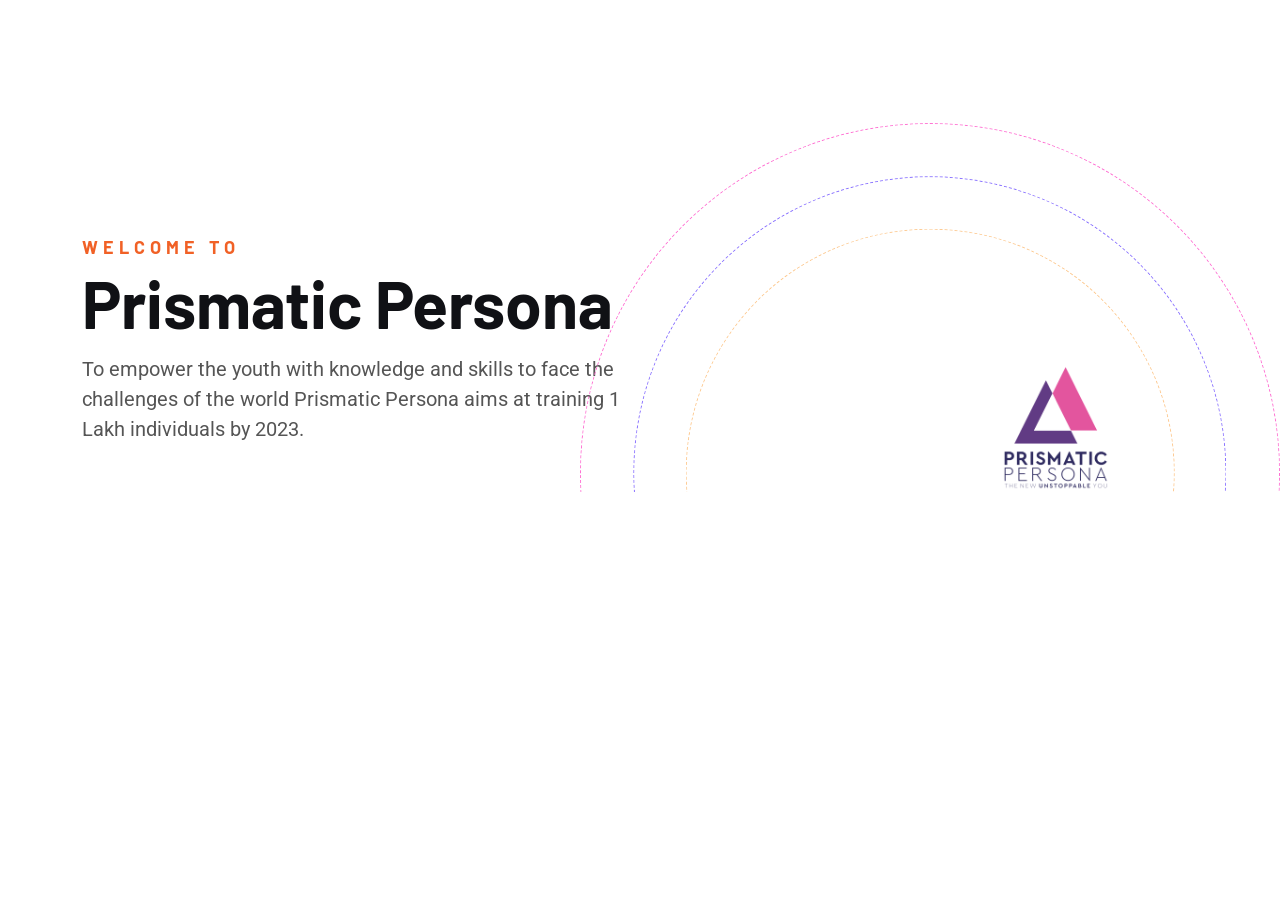
<file: edukon/index.html>
<!DOCTYPE html>
<html lang="en">
<head>
    <meta charset="UTF-8">
    <meta http-equiv="X-UA-Compatible" content="IE=edge">
    <meta name="viewport" content="width=device-width, initial-scale=1.0">
    <title>Slider Section</title>
    <link rel="shortcut icon" href="assets/images/x-icon.png" type="image/x-icon">
    <link rel="stylesheet" href="assets/css/bootstrap.min.css">
    <link rel="stylesheet" href="assets/css/style.css">
    
    <style>
        
      .imgk{
       
       margin-left:350px;
       margin-top:150px;
       width:20%;

      }

     
     @media only screen and (max-width: 500px) {
      .imgk{
       
       width:50%;
       margin: 100px;

      }
    }


    </style>  

</head>
<body>


    <!-- banner section start here -->
    <section class="banner-section">
        <div class="container">
            <div class="section-wrapper">
                <div class="row align-items-center">
                    <div class="col-xxl-5 col-xl-6 col-lg-10">
                        <div class="banner-content">
                            <h6 class="subtitle text-uppercase fw-medium">Welcome to</h6>
                            <h2 class="title"><span class="d-lg-block">Prismatic Persona </span></h2>
                            <p class="desc">To empower the youth with knowledge and skills to face the challenges of the world Prismatic Persona aims at training 1 Lakh individuals by 2023.</p>
                            
                         

                        </div>
                    </div>
                    <div class="col-xxl-7 col-xl-6">
                        <div class="banner-thumb">
                           <img src="assets/images/logo.png" alt="img"  class="imgk"> 
                        </div>
                    </div>
                </div>
            </div>
        </div>
        <div class="all-shapes"></div>
        <div class="cbs-content-list d-none">
            <ul class="lab-ul">
                <li class="ccl-shape shape-1"><a href="#">Communication Skills</a></li>
                <li class="ccl-shape shape-2"><a href="#">Team Building Training</a></li>
                <li class="ccl-shape shape-3"><a href="#">Leadership Training</a></li>
                <li class="ccl-shape shape-4"><a href="#">Etiquette Training</a></li>
                <li class="ccl-shape shape-5"><a href="#">Public Speaking</a></li>
                <li class="ccl-shape shape-6"><a href="#">People Skills</a></li>
                <li class="ccl-shape shape-7"><a href="#">Career Ready</a></li>
            </ul>
        </div>
    </section>
    <!-- banner section ending here -->

  

</body>
</html>
</file>
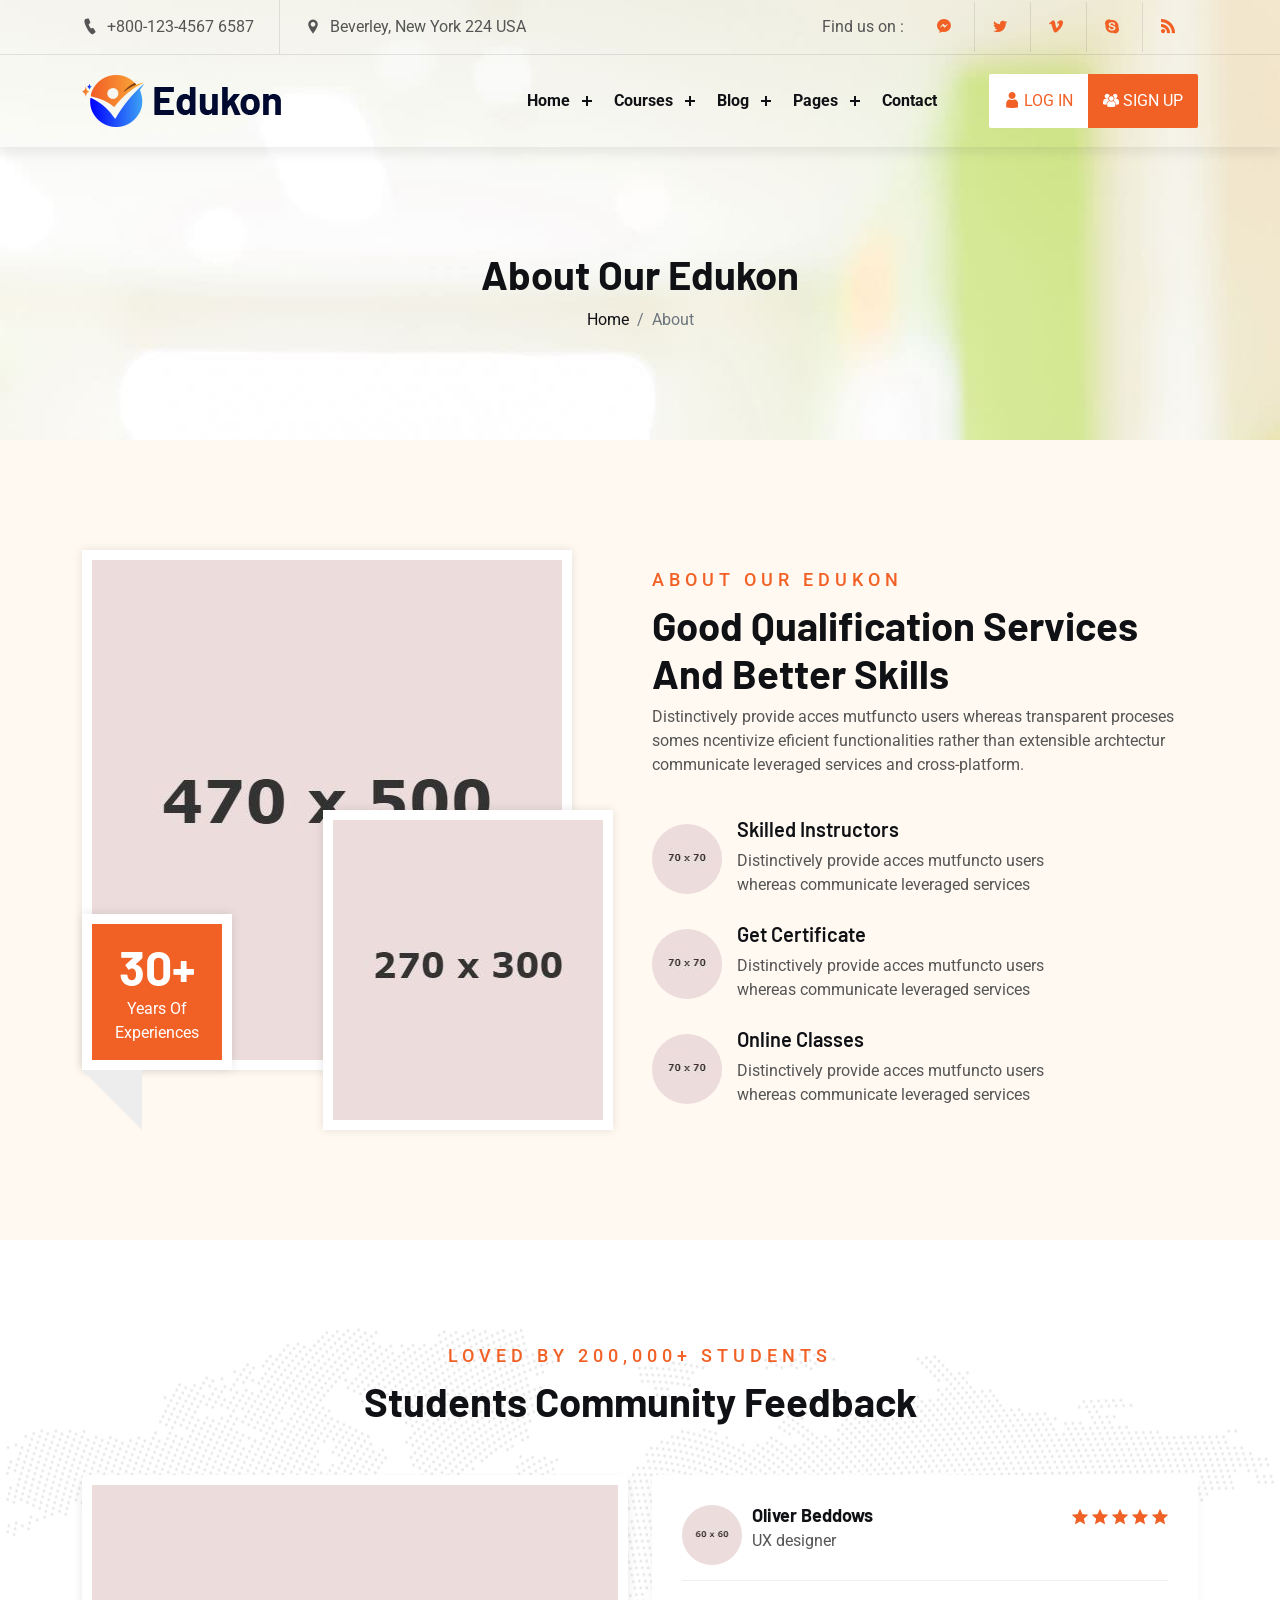
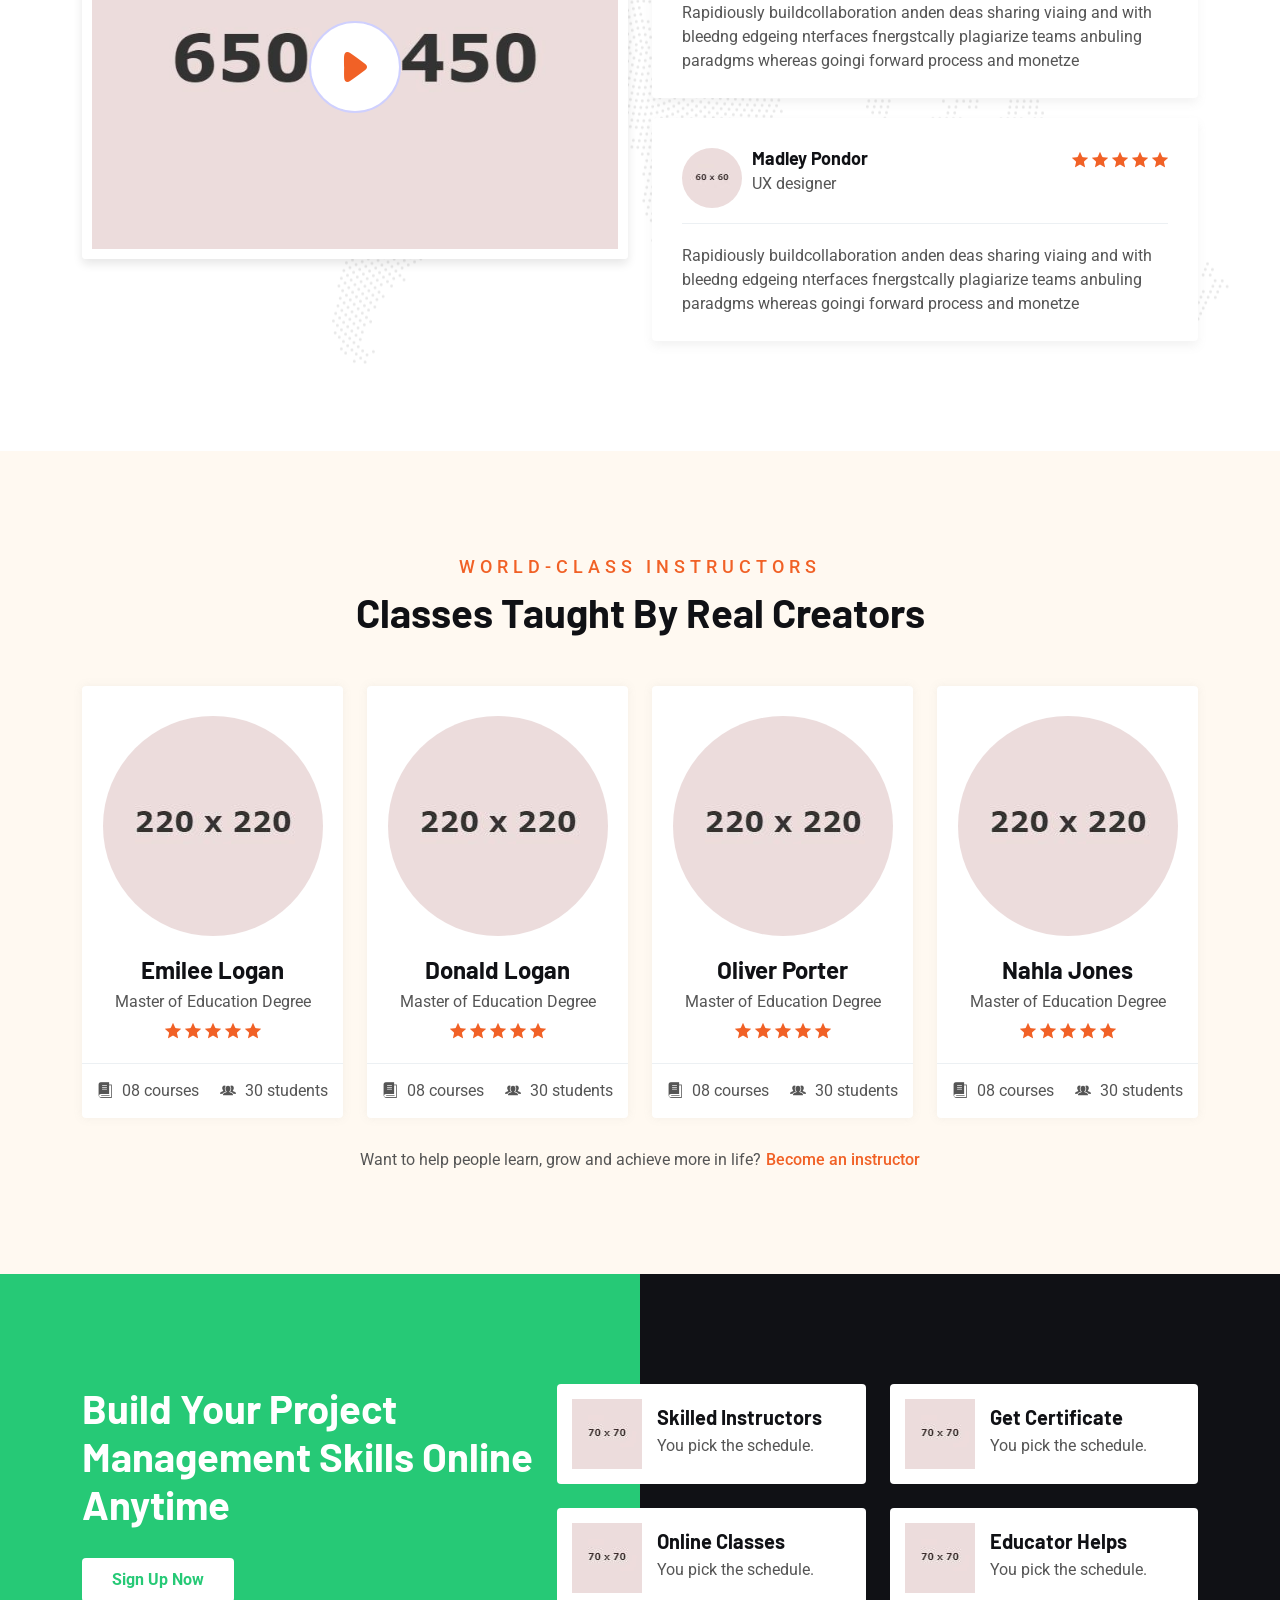
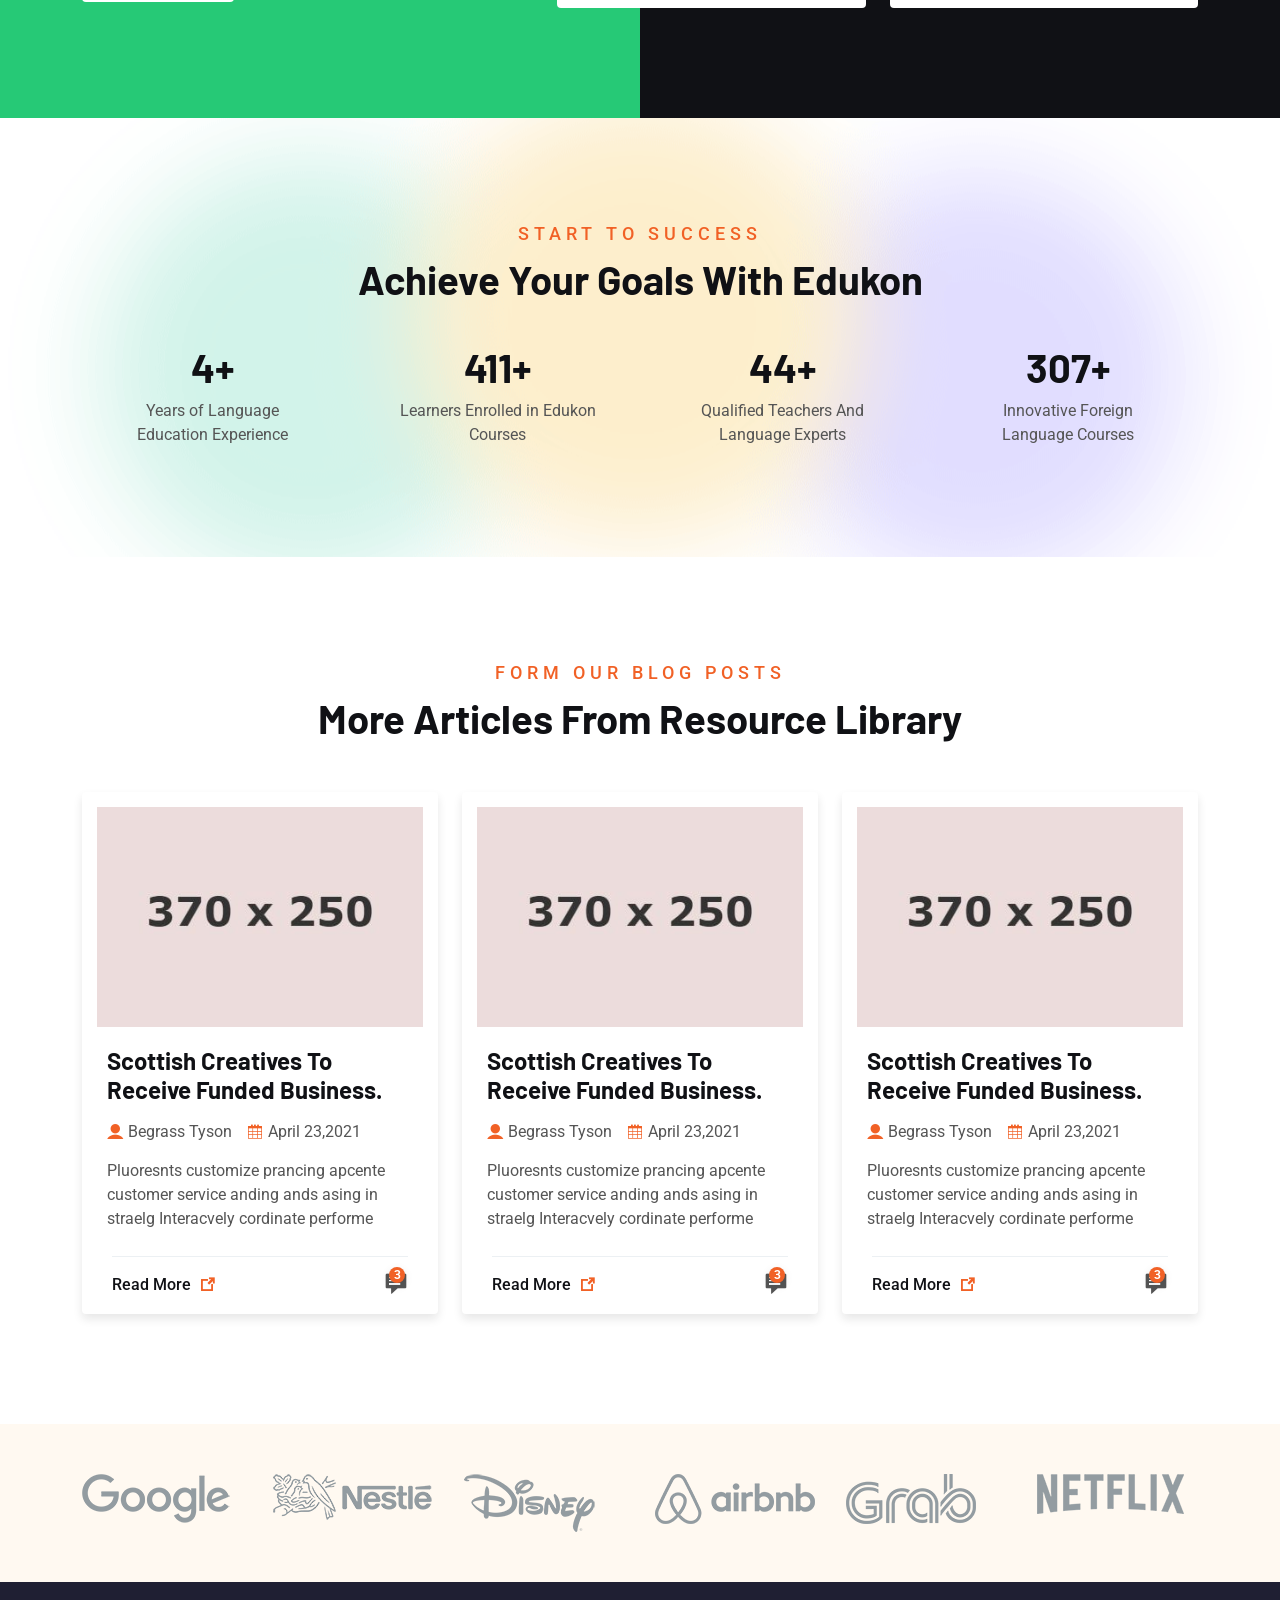
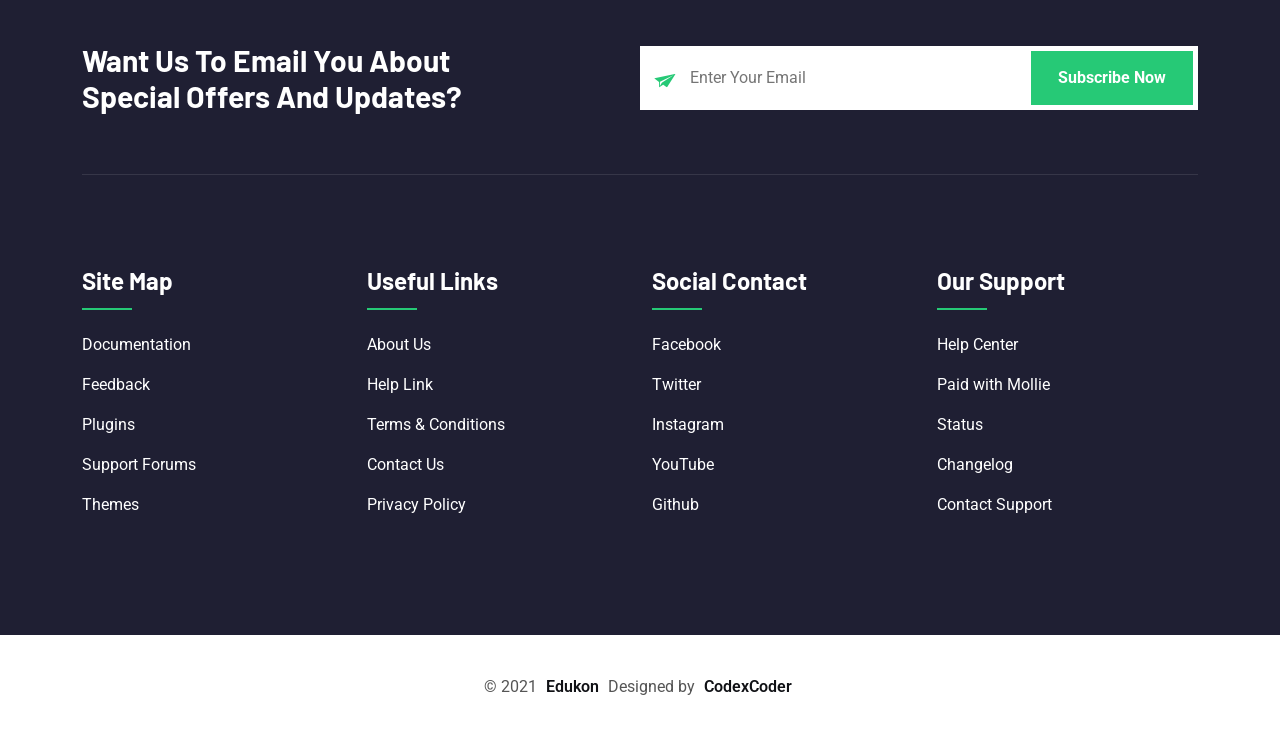
<file: edukon/about.html>
<!DOCTYPE html>
<html lang="en">
<head>
    <meta charset="UTF-8">
    <meta http-equiv="X-UA-Compatible" content="IE=edge">
    <meta name="viewport" content="width=device-width, initial-scale=1.0">
    <title>Edukon</title>
    <link rel="shortcut icon" href="assets/images/x-icon.png" type="image/x-icon">

    <link rel="stylesheet" href="assets/css/animate.css">
    <link rel="stylesheet" href="assets/css/bootstrap.min.css">
    <link rel="stylesheet" href="assets/css/icofont.min.css">
    <link rel="stylesheet" href="assets/css/swiper.min.css">
    <link rel="stylesheet" href="assets/css/lightcase.css">
    <link rel="stylesheet" href="assets/css/style.css">
</head>
<body>

    <!-- preloader start here -->
    <div class="preloader">
        <div class="preloader-inner">
            <div class="preloader-icon">
                <span></span>
                <span></span>
            </div>
        </div>
    </div>
    <!-- preloader ending here -->


    <!-- scrollToTop start here -->
    <a href="#" class="scrollToTop"><i class="icofont-rounded-up"></i></a>
    <!-- scrollToTop ending here -->


    <!-- header section start here -->
    <header class="header-section header-shadow">
        <div class="header-top">
            <div class="container">
                <div class="header-top-area">
                    <ul class="lab-ul left">
                        <li>
                            <i class="icofont-ui-call"></i> <span>+800-123-4567 6587</span>
                        </li>
                        <li>
                            <i class="icofont-location-pin"></i> Beverley, New York 224 USA
                        </li>
                    </ul>
                    <ul class="lab-ul social-icons d-flex align-items-center">
                        <li><p>Find us on : </p></li>
                        <li><a href="#" class="fb"><i class="icofont-facebook-messenger"></i></a></li>
                        <li><a href="#" class="twitter"><i class="icofont-twitter"></i></a></li>
                        <li><a href="#" class="vimeo"><i class="icofont-vimeo"></i></a></li>
                        <li><a href="#" class="skype"><i class="icofont-skype"></i></a></li>
                        <li><a href="#" class="rss"><i class="icofont-rss-feed"></i></a></li>
                    </ul>
                </div>
            </div>
        </div>
        <div class="header-bottom">
            <div class="container">
                <div class="header-wrapper">
                    <div class="logo">
                        <a href="index.html"><img src="assets/images/logo/01.png" alt="logo"></a>
                    </div>
                    <div class="menu-area">
                        <div class="menu">
                            <ul class="lab-ul">
                                <li>
                                    <a href="#0">Home</a>
                                    <ul class="lab-ul">
                                        <li><a href="index.html">Home One</a></li>
                                        <li><a href="index-2.html">Home Two</a></li>
                                        <li><a href="index-3.html">Home Three</a></li>
                                        <li><a href="index-4.html">Home Four</a></li>
                                        <li><a href="index-5.html">Home Five</a></li>
                                        <li><a href="index-6.html">Home Six</a></li>
                                        <li><a href="index-7.html">Home Seven</a></li>
                                    </ul>
                                </li>
                                
                                <li>
                                    <a href="#0">Courses</a>
                                    <ul class="lab-ul">
                                        <li><a href="course.html">Course</a></li>
                                        <li><a href="course-single.html">Course Details</a></li>
    
                                    </ul>
                                </li>
                                <li>
                                    <a href="#0">Blog</a>
                                    <ul class="lab-ul">
                                        <li><a href="blog.html">Blog Grid</a></li>
                                        <li><a href="blog-2.html">Blog Style 2</a></li>
                                        <li><a href="blog-3.html">Blog Style 3</a></li>
                                        <li><a href="blog-single.html">Blog Single</a></li>
                                    </ul>
                                </li>
                                <li>
                                    <a href="#0">Pages</a>
                                    <ul class="lab-ul">
                                        <li><a href="about.html" class="active">About</a></li>
                                        <li><a href="team.html">Team</a></li>
                                        <li><a href="instructor.html">Instructor</a></li>
                                        <li>
                                            <a href="#0">Shop Pages</a>
                                            <ul class="lab-ul">
                                                <li><a href="shop.html">Shop Page</a></li>
                                                <li><a href="shop-single.html">Shop Details Page</a></li>
                                                <li><a href="cart-page.html">Shop Cart Page</a></li>
                                            </ul>
                                        </li>
                                        <li><a href="search-page.html">Search Page</a></li>
                                        <li><a href="search-none.html">Search None</a></li>
                                        <li><a href="404.html">404</a></li>
                                    </ul>
                                </li>
                                <li><a href="contact.html">Contact</a></li>
                            </ul>
                        </div>
                        
                        <a href="login.html" class="login"><i class="icofont-user"></i> <span>LOG IN</span> </a>
                        <a href="signup.html" class="signup"><i class="icofont-users"></i> <span>SIGN UP</span> </a>

                        <!-- toggle icons -->
                        <div class="header-bar d-lg-none">
                            <span></span>
                            <span></span>
                            <span></span>
                        </div>
                        <div class="ellepsis-bar d-lg-none">
                            <i class="icofont-info-square"></i>
                        </div>
                    </div>
                </div>
            </div>
        </div>
    </header>
    <!-- header section ending here -->

    <!-- Pageheader section start here -->
    <div class="pageheader-section">
        <div class="container">
            <div class="row">
                <div class="col-12">
                    <div class="pageheader-content text-center">
                        <h2>About Our Edukon</h2>
                        <nav aria-label="breadcrumb">
                            <ol class="breadcrumb justify-content-center">
                                <li class="breadcrumb-item"><a href="#">Home</a></li>
                                <li class="breadcrumb-item active" aria-current="page">About</li>
                            </ol>
                        </nav>
                    </div>
                </div>
            </div>
        </div>
    </div>
    <!-- Pageheader section ending here -->

    <!-- About Us Section Start Here -->
    <div class="about-section style-3 padding-tb section-bg">
        <div class="container">
            <div class="row justify-content-center row-cols-xl-2 row-cols-1 align-items-center">
                <div class="col">
                    <div class="about-left">
                        <div class="about-thumb">
                            <img src="assets/images/about/01.jpg" alt="about">
                        </div>
                        <div class="abs-thumb">
                            <img src="assets/images/about/02.jpg" alt="about">
                        </div>
                        <div class="about-left-content">
                            <h3>30+</h3>
                            <p>Years Of Experiences</p>
                        </div>
                    </div>
                </div>
                <div class="col">
                    <div class="about-right">
                        <div class="section-header">
                            <span class="subtitle">About Our Edukon</span>
                            <h2 class="title">Good Qualification Services And Better Skills</h2>
                            <p>Distinctively provide acces mutfuncto users whereas transparent proceses somes ncentivize eficient functionalities rather than extensible archtectur communicate leveraged services and cross-platform.</p>
                        </div>
                        <div class="section-wrapper">
                            <ul class="lab-ul">
                                <li>
                                    <div class="sr-left">
                                        <img src="assets/images/about/icon/01.jpg" alt="about icon">
                                    </div>
                                    <div class="sr-right">
                                        <h5>Skilled Instructors</h5>
                                        <p>Distinctively provide acces mutfuncto users whereas communicate leveraged services</p>
                                    </div>
                                </li>
                                <li>
                                    <div class="sr-left">
                                        <img src="assets/images/about/icon/02.jpg" alt="about icon">
                                    </div>
                                    <div class="sr-right">
                                        <h5>Get Certificate</h5>
                                        <p>Distinctively provide acces mutfuncto users whereas communicate leveraged services</p>
                                    </div>
                                </li>
                                <li>
                                    <div class="sr-left">
                                        <img src="assets/images/about/icon/03.jpg" alt="about icon">
                                    </div>
                                    <div class="sr-right">
                                        <h5>Online Classes</h5>
                                        <p>Distinctively provide acces mutfuncto users whereas communicate leveraged services</p>
                                    </div>
                                </li>
                            </ul>
                        </div>
                    </div>
                </div>
            </div>
        </div>
    </div>
    <!-- About Us Section Ending Here -->

    <!-- student feedbak section start here -->
    <div class="student-feedbak-section padding-tb shape-img">
        <div class="container">
            <div class="section-header text-center">
                <span class="subtitle">Loved by 200,000+ students</span>
                <h2 class="title">Students Community Feedback</h2>
            </div>
            <div class="section-wrapper">
                <div class="row justify-content-center row-cols-lg-2 row-cols-1">
                    <div class="col">
                        <div class="sf-left">
                            <div class="sfl-thumb">
                                <img src="assets/images/feedback/01.jpg" alt="student feedback">
                                <a href="https://www.youtube-nocookie.com/embed/jP649ZHA8Tg" class="video-button " data-rel="lightcase"><i class="icofont-ui-play"></i></a>
                            </div>
                        </div>
                    </div>
                    <div class="col">
                        <div class="stu-feed-item">
                            <div class="stu-feed-inner">
                                <div class="stu-feed-top">
                                    <div class="sft-left">
                                        <div class="sftl-thumb">
                                            <img src="assets/images/feedback/student/01.jpg" alt="student feedback">
                                        </div>
                                        <div class="sftl-content">
                                            <a href="#"><h6>Oliver Beddows</h6></a>
                                            <span>UX designer</span>
                                        </div>
                                    </div>
                                    <div class="sft-right">
                                        <span class="ratting">
                                            <i class="icofont-ui-rating"></i>
                                            <i class="icofont-ui-rating"></i>
                                            <i class="icofont-ui-rating"></i>
                                            <i class="icofont-ui-rating"></i>
                                            <i class="icofont-ui-rating"></i>
                                        </span>
                                    </div>
                                </div>
                                <div class="stu-feed-bottom">
                                    <p>Rapidiously buildcollaboration anden deas sharing viaing and with bleedng edgeing nterfaces fnergstcally plagiarize teams anbuling paradgms whereas goingi forward process and monetze</p>
                                </div>
                            </div>
                        </div>
                        <div class="stu-feed-item">
                            <div class="stu-feed-inner">
                                <div class="stu-feed-top">
                                    <div class="sft-left">
                                        <div class="sftl-thumb">
                                            <img src="assets/images/feedback/student/02.jpg" alt="student feedback">
                                        </div>
                                        <div class="sftl-content">
                                            <a href="#"><h6>Madley Pondor</h6></a>
                                            <span>UX designer</span>
                                        </div>
                                    </div>
                                    <div class="sft-right">
                                        <span class="ratting">
                                            <i class="icofont-ui-rating"></i>
                                            <i class="icofont-ui-rating"></i>
                                            <i class="icofont-ui-rating"></i>
                                            <i class="icofont-ui-rating"></i>
                                            <i class="icofont-ui-rating"></i>
                                        </span>
                                    </div>
                                </div>
                                <div class="stu-feed-bottom">
                                    <p>Rapidiously buildcollaboration anden deas sharing viaing and with bleedng edgeing nterfaces fnergstcally plagiarize teams anbuling paradgms whereas goingi forward process and monetze</p>
                                </div>
                            </div>
                        </div>
                    </div>
                </div>
            </div>
        </div>
    </div>
    <!-- student feedbak section ending here -->

    <!-- Instructors Section Start Here -->
    <div class="instructor-section padding-tb section-bg">
        <div class="container">
            <div class="section-header text-center">
                <span class="subtitle">World-class Instructors</span>
                <h2 class="title">Classes Taught By Real Creators</h2>
            </div>
            <div class="section-wrapper">
                <div class="row g-4 justify-content-center row-cols-1 row-cols-sm-2 row-cols-lg-3 row-cols-xl-4">
                    <div class="col">
                        <div class="instructor-item">
                            <div class="instructor-inner">
                                <div class="instructor-thumb">
                                    <img src="assets/images/instructor/01.jpg" alt="instructor">
                                </div>
                                <div class="instructor-content">
                                    <a href="team-single.html"><h4>Emilee Logan</h4></a>
                                    <p>Master of Education Degree</p>
                                    <span class="ratting">
                                        <i class="icofont-ui-rating"></i>
                                        <i class="icofont-ui-rating"></i>
                                        <i class="icofont-ui-rating"></i>
                                        <i class="icofont-ui-rating"></i>
                                        <i class="icofont-ui-rating"></i>
                                    </span>
                                </div>
                            </div>
                            <div class="instructor-footer">
                                <ul class="lab-ul d-flex flex-wrap justify-content-between align-items-center">
                                    <li><i class="icofont-book-alt"></i> 08 courses</li>
                                    <li><i class="icofont-users-alt-3"></i> 30 students</li>
                                </ul>
                            </div>
                        </div>
                    </div>
                    <div class="col">
                        <div class="instructor-item">
                            <div class="instructor-inner">
                                <div class="instructor-thumb">
                                    <img src="assets/images/instructor/02.jpg" alt="instructor">
                                </div>
                                <div class="instructor-content">
                                    <a href="team-single.html"><h4>Donald Logan</h4></a>
                                    <p>Master of Education Degree</p>
                                    <span class="ratting">
                                        <i class="icofont-ui-rating"></i>
                                        <i class="icofont-ui-rating"></i>
                                        <i class="icofont-ui-rating"></i>
                                        <i class="icofont-ui-rating"></i>
                                        <i class="icofont-ui-rating"></i>
                                    </span>
                                </div>
                            </div>
                            <div class="instructor-footer">
                                <ul class="lab-ul d-flex flex-wrap justify-content-between align-items-center">
                                    <li><i class="icofont-book-alt"></i> 08 courses</li>
                                    <li><i class="icofont-users-alt-3"></i> 30 students</li>
                                </ul>
                            </div>
                        </div>
                    </div>
                    <div class="col">
                        <div class="instructor-item">
                            <div class="instructor-inner">
                                <div class="instructor-thumb">
                                    <img src="assets/images/instructor/03.jpg" alt="instructor">
                                </div>
                                <div class="instructor-content">
                                    <a href="team-single.html"><h4>Oliver Porter</h4></a>
                                    <p>Master of Education Degree</p>
                                    <span class="ratting">
                                        <i class="icofont-ui-rating"></i>
                                        <i class="icofont-ui-rating"></i>
                                        <i class="icofont-ui-rating"></i>
                                        <i class="icofont-ui-rating"></i>
                                        <i class="icofont-ui-rating"></i>
                                    </span>
                                </div>
                            </div>
                            <div class="instructor-footer">
                                <ul class="lab-ul d-flex flex-wrap justify-content-between align-items-center">
                                    <li><i class="icofont-book-alt"></i> 08 courses</li>
                                    <li><i class="icofont-users-alt-3"></i> 30 students</li>
                                </ul>
                            </div>
                        </div>
                    </div>
                    <div class="col">
                        <div class="instructor-item">
                            <div class="instructor-inner">
                                <div class="instructor-thumb">
                                    <img src="assets/images/instructor/04.jpg" alt="instructor">
                                </div>
                                <div class="instructor-content">
                                    <a href="team-single.html"><h4>Nahla Jones</h4></a>
                                    <p>Master of Education Degree</p>
                                    <span class="ratting">
                                        <i class="icofont-ui-rating"></i>
                                        <i class="icofont-ui-rating"></i>
                                        <i class="icofont-ui-rating"></i>
                                        <i class="icofont-ui-rating"></i>
                                        <i class="icofont-ui-rating"></i>
                                    </span>
                                </div>
                            </div>
                            <div class="instructor-footer">
                                <ul class="lab-ul d-flex flex-wrap justify-content-between align-items-center">
                                    <li><i class="icofont-book-alt"></i> 08 courses</li>
                                    <li><i class="icofont-users-alt-3"></i> 30 students</li>
                                </ul>
                            </div>
                        </div>
                    </div>
                </div>
                <div class="text-center footer-btn">
                    <p>Want to help people learn, grow and achieve more in life?<a href="team.html">Become an instructor</a></p>
                </div>
            </div>
        </div>
    </div>
    <!-- Instructors Section Ending Here -->

    <!-- Skill section start here -->
    <div class="skill-section padding-tb">
        <div class="container">
            <div class="row justify-content-center">
                <div class="col-lg-5 col-12">
                    <div class="section-header">
                        <h2 class="title">Build Your Project Management Skills Online Anytime</h2>
                        <a href="#" class="lab-btn"><span>Sign Up Now</span></a>
                    </div>
                </div>
                <div class="col-lg-7 col-12">
                    <div class="section-wrpper">
                        <div class="row g-4 justify-content-center row-cols-sm-2 row-cols-1">
                            <div class="col">
                                <div class="skill-item">
                                    <div class="skill-inner">
                                        <div class="skill-thumb">
                                            <img src="assets/images/skill/icon/01.jpg" alt="skill thumb">
                                        </div>
                                        <div class="skill-content">
                                            <h5>Skilled Instructors</h5>
                                            <p>You pick the schedule.</p>
                                        </div>
                                    </div>
                                </div>
                            </div>
                            <div class="col">
                                <div class="skill-item">
                                    <div class="skill-inner">
                                        <div class="skill-thumb">
                                            <img src="assets/images/skill/icon/02.jpg" alt="skill thumb">
                                        </div>
                                        <div class="skill-content">
                                            <h5>Get Certificate</h5>
                                            <p>You pick the schedule.</p>
                                        </div>
                                    </div>
                                </div>
                            </div>
                            <div class="col">
                                <div class="skill-item">
                                    <div class="skill-inner">
                                        <div class="skill-thumb">
                                            <img src="assets/images/skill/icon/03.jpg" alt="skill thumb">
                                        </div>
                                        <div class="skill-content">
                                            <h5>Online Classes</h5>
                                            <p>You pick the schedule.</p>
                                        </div>
                                    </div>
                                </div>
                            </div>
                            <div class="col">
                                <div class="skill-item">
                                    <div class="skill-inner">
                                        <div class="skill-thumb">
                                            <img src="assets/images/skill/icon/04.jpg" alt="skill thumb">
                                        </div>
                                        <div class="skill-content">
                                            <h5>Educator Helps</h5>
                                            <p>You pick the schedule.</p>
                                        </div>
                                    </div>
                                </div>
                            </div>
                        </div>
                    </div>
                </div>
            </div>
        </div>
    </div>
    <!-- Skill section ending here -->


    <!-- Achievement section start here -->
    <div class="achievement-section style-2 padding-tb">
        <div class="container">
            <div class="section-header text-center">
                <span class="subtitle">START TO SUCCESS</span>
                <h2 class="title">Achieve Your Goals With Edukon</h2>
            </div>
            <div class="section-wrapper">
                <div class="counter-part">
                    <div class="row g-4 row-cols-lg-4 row-cols-sm-2 row-cols-1 justify-content-center">
                        <div class="col">
                            <div class="count-item">
                                <div class="count-inner">
                                    <div class="count-content">
                                        <h2><span class="count" data-to="30" data-speed="1500"></span><span>+</span></h2>
                                        <p>Years of Language Education Experience</p>
                                    </div>
                                </div>
                            </div>
                        </div>
                        <div class="col">
                            <div class="count-item">
                                <div class="count-inner">
                                    <div class="count-content">
                                        <h2><span class="count" data-to="3080" data-speed="1500"></span><span>+</span></h2>
                                        <p>Learners Enrolled in Edukon Courses</p>
                                    </div>
                                </div>
                            </div>
                        </div>
                        <div class="col">
                            <div class="count-item">
                                <div class="count-inner">
                                    <div class="count-content">
                                        <h2><span class="count" data-to="330" data-speed="1500"></span><span>+</span></h2>
                                        <p>Qualified Teachers And Language Experts</p>
                                    </div>
                                </div>
                            </div>
                        </div>
                        <div class="col">
                            <div class="count-item">
                                <div class="count-inner">
                                    <div class="count-content">
                                        <h2><span class="count" data-to="2300" data-speed="1500"></span><span>+</span></h2>
                                        <p>Innovative Foreign Language Courses</p>
                                    </div>
                                </div>
                            </div>
                        </div>
                    </div>
                </div>
            </div>
        </div>
    </div>
    <!-- Achievement section ending here -->

    <!-- blog section start here -->
    <div class="blog-section padding-tb">
        <div class="container">
            <div class="section-header text-center">
                <span class="subtitle">FORM OUR BLOG POSTS</span>
                <h2 class="title">More Articles From Resource Library</h2>
            </div>
            <div class="section-wrapper">
                <div class="row row-cols-1 row-cols-md-2 row-cols-xl-3 justify-content-center g-4">
                    <div class="col">
                        <div class="post-item">
                            <div class="post-inner">
                                <div class="post-thumb">
                                    <a href="blog-single.html"><img src="assets/images/blog/01.jpg" alt="blog thumb"></a>
                                </div>
                                <div class="post-content">
                                    <a href="blog-single.html"><h4>Scottish Creatives To Receive Funded Business.</h4></a>
                                    <div class="meta-post">
                                        <ul class="lab-ul">
                                            <li><i class="icofont-ui-user"></i>Begrass Tyson</li>
                                            <li><i class="icofont-calendar"></i>April 23,2021</li>
                                        </ul>
                                    </div>
                                    <p>Pluoresnts customize prancing apcente customer service anding ands asing in straelg Interacvely cordinate performe</p>
                                </div>
                                <div class="post-footer">
                                    <div class="pf-left">
                                        <a href="blog-single.html" class="lab-btn-text">Read more <i class="icofont-external-link"></i></a>
                                    </div>
                                    <div class="pf-right">
                                        <i class="icofont-comment"></i>
                                        <span class="comment-count">3</span>
                                    </div>
                                </div>
                            </div>
                        </div>
                    </div>
                    <div class="col">
                        <div class="post-item">
                            <div class="post-inner">
                                <div class="post-thumb">
                                    <a href="blog-single.html"><img src="assets/images/blog/02.jpg" alt="blog thumb"></a>
                                </div>
                                <div class="post-content">
                                    <a href="blog-single.html"><h4>Scottish Creatives To Receive Funded Business.</h4></a>
                                    <div class="meta-post">
                                        <ul class="lab-ul">
                                            <li><i class="icofont-ui-user"></i>Begrass Tyson</li>
                                            <li><i class="icofont-calendar"></i>April 23,2021</li>
                                        </ul>
                                    </div>
                                    <p>Pluoresnts customize prancing apcente customer service anding ands asing in straelg Interacvely cordinate performe</p>
                                </div>
                                <div class="post-footer">
                                    <div class="pf-left">
                                        <a href="blog-single.html" class="lab-btn-text">Read more <i class="icofont-external-link"></i></a>
                                    </div>
                                    <div class="pf-right">
                                        <i class="icofont-comment"></i>
                                        <span class="comment-count">3</span>
                                    </div>
                                </div>
                            </div>
                        </div>
                    </div>
                    <div class="col">
                        <div class="post-item">
                            <div class="post-inner">
                                <div class="post-thumb">
                                    <a href="blog-single.html"><img src="assets/images/blog/03.jpg" alt="blog thumb"></a>
                                </div>
                                <div class="post-content">
                                    <a href="blog-single.html"><h4>Scottish Creatives To Receive Funded Business.</h4></a>
                                    <div class="meta-post">
                                        <ul class="lab-ul">
                                            <li><i class="icofont-ui-user"></i>Begrass Tyson</li>
                                            <li><i class="icofont-calendar"></i>April 23,2021</li>
                                        </ul>
                                    </div>
                                    <p>Pluoresnts customize prancing apcente customer service anding ands asing in straelg Interacvely cordinate performe</p>
                                </div>
                                <div class="post-footer">
                                    <div class="pf-left">
                                        <a href="blog-single.html" class="lab-btn-text">Read more <i class="icofont-external-link"></i></a>
                                    </div>
                                    <div class="pf-right">
                                        <i class="icofont-comment"></i>
                                        <span class="comment-count">3</span>
                                    </div>
                                </div>
                            </div>
                        </div>
                    </div>
                </div>
            </div>
        </div>
    </div>
    <!-- blog section ending here -->

    <!-- sponsor section start here -->
    <div class="sponsor-section section-bg">
        <div class="container">
            <div class="section-wrapper">
                <div class="sponsor-slider">
                    <div class="swiper-wrapper">
                        <div class="swiper-slide">
                            <div class="sponsor-iten">
                                <div class="sponsor-thumb">
                                    <img src="assets/images/sponsor/01.png" alt="sponsor">
                                </div>
                            </div>
                        </div>
                        <div class="swiper-slide">
                            <div class="sponsor-iten">
                                <div class="sponsor-thumb">
                                    <img src="assets/images/sponsor/02.png" alt="sponsor">
                                </div>
                            </div>
                        </div>
                        <div class="swiper-slide">
                            <div class="sponsor-iten">
                                <div class="sponsor-thumb">
                                    <img src="assets/images/sponsor/03.png" alt="sponsor">
                                </div>
                            </div>
                        </div>
                        <div class="swiper-slide">
                            <div class="sponsor-iten">
                                <div class="sponsor-thumb">
                                    <img src="assets/images/sponsor/04.png" alt="sponsor">
                                </div>
                            </div>
                        </div>
                        <div class="swiper-slide">
                            <div class="sponsor-iten">
                                <div class="sponsor-thumb">
                                    <img src="assets/images/sponsor/05.png" alt="sponsor">
                                </div>
                            </div>
                        </div>
                        <div class="swiper-slide">
                            <div class="sponsor-iten">
                                <div class="sponsor-thumb">
                                    <img src="assets/images/sponsor/06.png" alt="sponsor">
                                </div>
                            </div>
                        </div>
                    </div>
                </div>
            </div>
        </div>
    </div>
    <!-- sponsor section ending here -->

    <!-- footer -->
    <div class="news-footer-wrap">
        <div class="fs-shape">
            <img src="assets/images/shape-img/03.png" alt="fst" class="fst-1">
            <img src="assets/images/shape-img/04.png" alt="fst" class="fst-2">
        </div>
        <!-- Newsletter Section Start Here -->
        <div class="news-letter">
            <div class="container">
                <div class="section-wrapper">
                    <div class="news-title">
                        <h3>Want Us To Email You About Special Offers And Updates?</h3>
                    </div>
                    <div class="news-form">
                        <form action="/">
                            <div class="nf-list">
                                <input type="email" name="email" placeholder="Enter Your Email">
                                <input type="submit" name="submit" value="Subscribe Now">
                            </div>
                        </form>
                    </div>
                </div>
            </div>
        </div>
        <!-- Newsletter Section Ending Here -->

        <!-- Footer Section Start Here -->
        <footer>
            <div class="footer-top padding-tb pt-0">
                <div class="container">
                    <div class="row g-4 row-cols-xl-4 row-cols-md-2 row-cols-1 justify-content-center">
                        <div class="col">
                            <div class="footer-item">
                                <div class="footer-inner">
                                    <div class="footer-content">
                                        <div class="title">
                                            <h4>Site Map</h4>
                                        </div>
                                        <div class="content">
                                            <ul class="lab-ul">
                                                <li><a href="#">Documentation</a></li>
                                                <li><a href="#">Feedback</a></li>
                                                <li><a href="#">Plugins</a></li>
                                                <li><a href="#">Support Forums</a></li>
                                                <li><a href="#">Themes</a></li>
                                            </ul>
                                        </div>
                                    </div>
                                </div>
                            </div>
                        </div>
                        <div class="col">
                            <div class="footer-item">
                                <div class="footer-inner">
                                    <div class="footer-content">
                                        <div class="title">
                                            <h4>Useful Links</h4>
                                        </div>
                                        <div class="content">
                                            <ul class="lab-ul">
                                                <li><a href="#">About Us</a></li>
                                                <li><a href="#">Help Link</a></li>
                                                <li><a href="#">Terms & Conditions</a></li>
                                                <li><a href="#">Contact Us</a></li>
                                                <li><a href="#">Privacy Policy</a></li>
                                            </ul>
                                        </div>
                                    </div>
                                </div>
                            </div>
                        </div>
                        <div class="col">
                            <div class="footer-item">
                                <div class="footer-inner">
                                    <div class="footer-content">
                                        <div class="title">
                                            <h4>Social Contact</h4>
                                        </div>
                                        <div class="content">
                                            <ul class="lab-ul">
                                                <li><a href="#">Facebook</a></li>
                                                <li><a href="#">Twitter</a></li>
                                                <li><a href="#">Instagram</a></li>
                                                <li><a href="#">YouTube</a></li>
                                                <li><a href="#">Github</a></li>
                                            </ul>
                                        </div>
                                    </div>
                                </div>
                            </div>
                        </div>
                        <div class="col">
                            <div class="footer-item">
                                <div class="footer-inner">
                                    <div class="footer-content">
                                        <div class="title">
                                            <h4>Our Support</h4>
                                        </div>
                                        <div class="content">
                                            <ul class="lab-ul">
                                                <li><a href="#">Help Center</a></li>
                                                <li><a href="#">Paid with Mollie</a></li>
                                                <li><a href="#">Status</a></li>
                                                <li><a href="#">Changelog</a></li>
                                                <li><a href="#">Contact Support</a></li>
                                            </ul>
                                        </div>
                                    </div>
                                </div>
                            </div>
                        </div>
                    </div>
                </div>
            </div>
            <div class="footer-bottom style-2">
                <div class="container">
                    <div class="section-wrapper">
                        <p>&copy; 2021 <a href="index.html">Edukon</a> Designed by <a href="https://themeforest.net/user/CodexCoder" target="_blank">CodexCoder</a> </p>
                    </div>
                </div>
            </div>
        </footer>
        <!-- Footer Section Ending Here -->
    </div>
    <!-- footer -->




    <script src="assets/js/jquery.js"></script>
    <script src="assets/js/bootstrap.min.js"></script>
    <script src="assets/js/swiper.min.js"></script>
    <script src="assets/js/progress.js"></script>
    <script src="assets/js/lightcase.js"></script>
    <script src="assets/js/counter-up.js"></script>
    <script src="assets/js/isotope.pkgd.js"></script>
    <script src="assets/js/functions.js"></script>
</body>
</html>
</file>
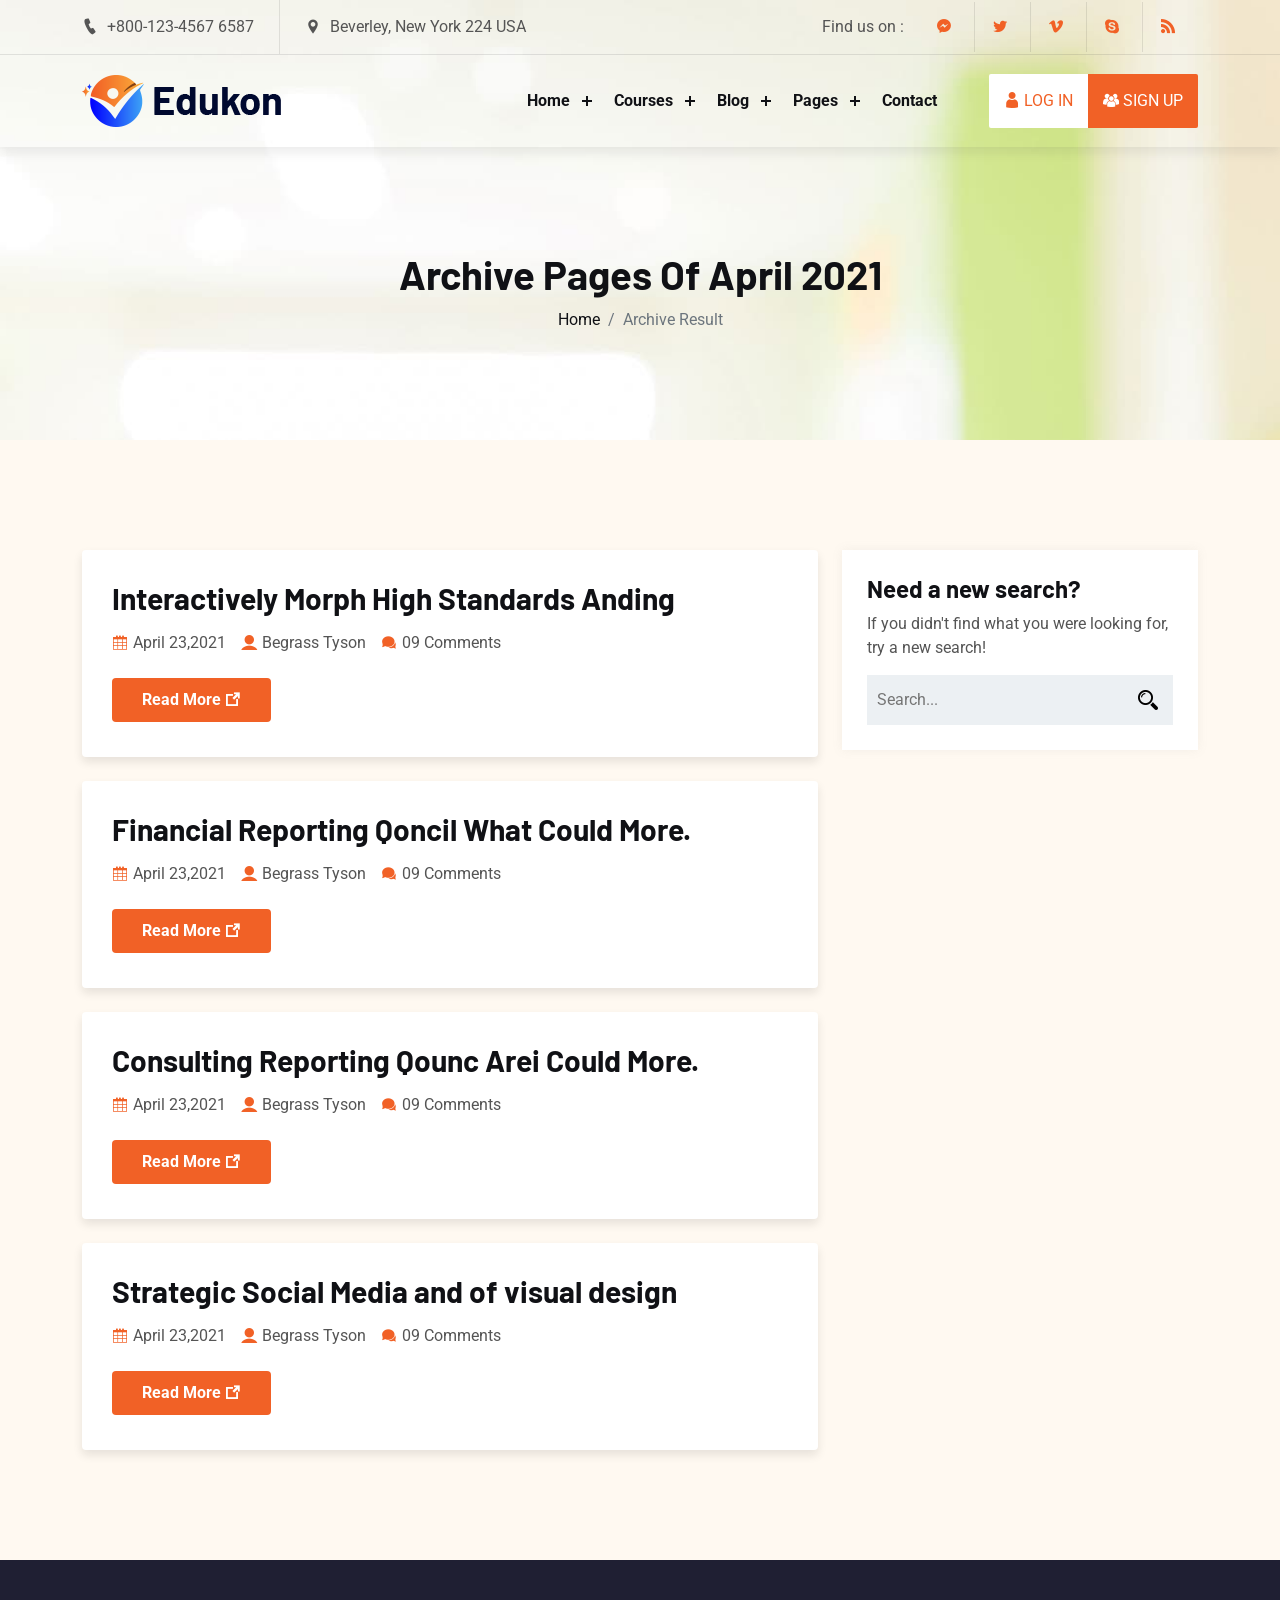
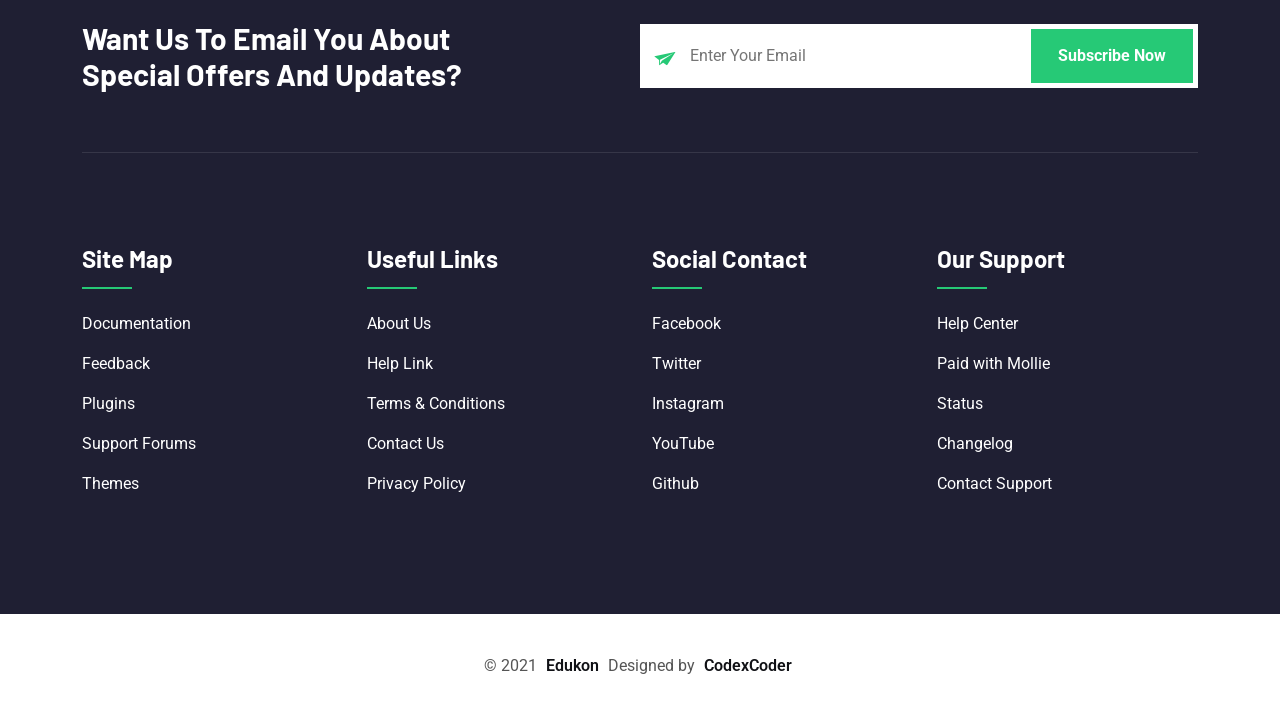
<file: edukon/archive.html>
<!DOCTYPE html>
<html lang="en">
<head>
    <meta charset="UTF-8">
    <meta http-equiv="X-UA-Compatible" content="IE=edge">
    <meta name="viewport" content="width=device-width, initial-scale=1.0">
    <title>Edukon</title>
    <link rel="shortcut icon" href="assets/images/x-icon.png" type="image/x-icon">

    <link rel="stylesheet" href="assets/css/animate.css">
    <link rel="stylesheet" href="assets/css/bootstrap.min.css">
    <link rel="stylesheet" href="assets/css/icofont.min.css">
    <link rel="stylesheet" href="assets/css/swiper.min.css">
    <link rel="stylesheet" href="assets/css/lightcase.css">
    <link rel="stylesheet" href="assets/css/style.css">
</head>
<body>

    <!-- preloader start here -->
    <div class="preloader">
        <div class="preloader-inner">
            <div class="preloader-icon">
                <span></span>
                <span></span>
            </div>
        </div>
    </div>
    <!-- preloader ending here -->


    <!-- scrollToTop start here -->
    <a href="#" class="scrollToTop"><i class="icofont-rounded-up"></i></a>
    <!-- scrollToTop ending here -->


    <!-- header section start here -->
    <header class="header-section header-shadow">
        <div class="header-top">
            <div class="container">
                <div class="header-top-area">
                    <ul class="lab-ul left">
                        <li>
                            <i class="icofont-ui-call"></i> <span>+800-123-4567 6587</span>
                        </li>
                        <li>
                            <i class="icofont-location-pin"></i> Beverley, New York 224 USA
                        </li>
                    </ul>
                    <ul class="lab-ul social-icons d-flex align-items-center">
                        <li><p>Find us on : </p></li>
                        <li><a href="#" class="fb"><i class="icofont-facebook-messenger"></i></a></li>
                        <li><a href="#" class="twitter"><i class="icofont-twitter"></i></a></li>
                        <li><a href="#" class="vimeo"><i class="icofont-vimeo"></i></a></li>
                        <li><a href="#" class="skype"><i class="icofont-skype"></i></a></li>
                        <li><a href="#" class="rss"><i class="icofont-rss-feed"></i></a></li>
                    </ul>
                </div>
            </div>
        </div>
        <div class="header-bottom">
            <div class="container">
                <div class="header-wrapper">
                    <div class="logo">
                        <a href="index.html"><img src="assets/images/logo/01.png" alt="logo"></a>
                    </div>
                    <div class="menu-area">
                        <div class="menu">
                            <ul class="lab-ul">
                                <li>
                                    <a href="#0">Home</a>
                                    <ul class="lab-ul">
                                        <li><a href="index.html">Home One</a></li>
                                        <li><a href="index-2.html">Home Two</a></li>
                                        <li><a href="index-3.html">Home Three</a></li>
                                        <li><a href="index-4.html">Home Four</a></li>
                                        <li><a href="index-5.html">Home Five</a></li>
                                        <li><a href="index-6.html">Home Six</a></li>
                                        <li><a href="index-7.html">Home Seven</a></li>
                                    </ul>
                                </li>
                                
                                <li>
                                    <a href="#0">Courses</a>
                                    <ul class="lab-ul">
                                        <li><a href="course.html">Course</a></li>
                                        <li><a href="course-single.html">Course Details</a></li>
    
                                    </ul>
                                </li>
                                <li>
                                    <a href="#0">Blog</a>
                                    <ul class="lab-ul">
                                        <li><a href="blog.html">Blog Grid</a></li>
                                        <li><a href="blog-2.html">Blog Style 2</a></li>
                                        <li><a href="blog-3.html">Blog Style 3</a></li>
                                        <li><a href="blog-single.html">Blog Single</a></li>
                                    </ul>
                                </li>
                                <li>
                                    <a href="#0">Pages</a>
                                    <ul class="lab-ul">
                                        <li><a href="about.html">About</a></li>
                                        <li><a href="team.html">Team</a></li>
                                        <li><a href="instructor.html">Instructor</a></li>
                                        <li>
                                            <a href="#0">Shop Pages</a>
                                            <ul class="lab-ul">
                                                <li><a href="shop.html">Shop Page</a></li>
                                                <li><a href="shop-single.html">Shop Details Page</a></li>
                                                <li><a href="cart-page.html">Shop Cart Page</a></li>
                                            </ul>
                                        </li>
                                        <li><a href="search-page.html">Search Page</a></li>
                                        <li><a href="search-none.html">Search None</a></li>
                                        <li><a href="404.html">404</a></li>
                                    </ul>
                                </li>
                                <li><a href="contact.html">Contact</a></li>
                            </ul>
                        </div>
                        
                        <a href="login.html" class="login"><i class="icofont-user"></i> <span>LOG IN</span> </a>
                        <a href="signup.html" class="signup"><i class="icofont-users"></i> <span>SIGN UP</span> </a>

                        <!-- toggle icons -->
                        <div class="header-bar d-lg-none">
                            <span></span>
                            <span></span>
                            <span></span>
                        </div>
                        <div class="ellepsis-bar d-lg-none">
                            <i class="icofont-info-square"></i>
                        </div>
                    </div>
                </div>
            </div>
        </div>
    </header>
    <!-- header section ending here -->

    <!-- Page Header section start here -->
    <div class="pageheader-section">
        <div class="container">
            <div class="row">
                <div class="col-12">
                    <div class="pageheader-content text-center">
                        <h2>Archive Pages Of April 2021</h2>
                        <nav aria-label="breadcrumb">
                            <ol class="breadcrumb justify-content-center">
                                <li class="breadcrumb-item"><a href="index.html">Home</a></li>
                                <li class="breadcrumb-item active" aria-current="page">Archive Result</li>
                            </ol>
                        </nav>
                    </div>
                </div>
            </div>
        </div>
    </div>
    <!-- Page Header section ending here -->

    
    <!-- blog section start here -->
    <div class="blog-section padding-tb section-bg">
        <div class="container">
            <div class="row justify-content-center">
                <div class="col-lg-8 col-12">
                    <article>
                        <div class="section-wrapper">
                            <div class="row row-cols-1 justify-content-center g-4">
                                <div class="col">
                                    <div class="post-item style-2">
                                        <div class="post-inner">
                                            <div class="post-content">
                                                <a href="blog-single.html"><h3>Interactively Morph High Standards Anding</h3></a>
                                                <div class="meta-post">
                                                    <ul class="lab-ul">
                                                        <li><i class="icofont-calendar"></i>April 23,2021</li>
                                                        <li><i class="icofont-ui-user"></i>Begrass Tyson</li>
                                                        <li><i class="icofont-speech-comments"></i>09 Comments</li>
                                                    </ul>
                                                </div>
                                                <a href="blog-single.html" class="lab-btn mt-2"><span>Read More <i class="icofont-external-link"></i></span></a>
                                            </div>
                                        </div>
                                    </div>
                                </div>
                                <div class="col">
                                    <div class="post-item style-2">
                                        <div class="post-inner">
                                            <div class="post-content">
                                                <a href="blog-single.html"><h3>Financial Reporting Qoncil What Could More.</h3></a>
                                                <div class="meta-post">
                                                    <ul class="lab-ul">
                                                        <li><i class="icofont-calendar"></i>April 23,2021</li>
                                                        <li><i class="icofont-ui-user"></i>Begrass Tyson</li>
                                                        <li><i class="icofont-speech-comments"></i>09 Comments</li>
                                                    </ul>
                                                </div>
                                                <a href="blog-single.html" class="lab-btn mt-2"><span>Read More <i class="icofont-external-link"></i></span></a>
                                            </div>
                                        </div>
                                    </div>
                                </div>
                                <div class="col">
                                    <div class="post-item style-2">
                                        <div class="post-inner">
                                            <div class="post-content">
                                                <a href="blog-single.html"><h3>Consulting Reporting Qounc Arei Could More.</h3></a>
                                                <div class="meta-post">
                                                    <ul class="lab-ul">
                                                        <li><i class="icofont-calendar"></i>April 23,2021</li>
                                                        <li><i class="icofont-ui-user"></i>Begrass Tyson</li>
                                                        <li><i class="icofont-speech-comments"></i>09 Comments</li>
                                                    </ul>
                                                </div>
                                                <a href="blog-single.html" class="lab-btn mt-2"><span>Read More <i class="icofont-external-link"></i></span></a>
                                            </div>
                                        </div>
                                    </div>
                                </div>
                                <div class="col">
                                    <div class="post-item style-2">
                                        <div class="post-inner">
                                            <div class="post-content">
                                                <a href="blog-single.html"><h3>Strategic Social Media and of visual design</h3></a>
                                                <div class="meta-post">
                                                    <ul class="lab-ul">
                                                        <li><i class="icofont-calendar"></i>April 23,2021</li>
                                                        <li><i class="icofont-ui-user"></i>Begrass Tyson</li>
                                                        <li><i class="icofont-speech-comments"></i>09 Comments</li>
                                                    </ul>
                                                </div>
                                                <a href="blog-single.html" class="lab-btn mt-2"><span>Read More <i class="icofont-external-link"></i></span></a>
                                            </div>
                                        </div>
                                    </div>
                                </div>
                            </div>
                        </div>
                    </article>
                </div>
                <div class="col-lg-4 col-12">
                    <aside>
                        <div class="widget widget-search">
                            <h4>Need a new search?</h4>
                            <p>If you didn't find what you were looking for, try a new search!</p>
                            <form action="/" class="search-wrapper">
                                <input type="text" name="s" placeholder="Search...">
                                <button type="submit"><i class="icofont-search-2"></i></button>
                            </form>
                        </div>
                    </aside>
                </div>
            </div>
        </div>
    </div>
    <!-- blog section ending here -->


    <!-- footer -->
    <div class="news-footer-wrap">
        <div class="fs-shape">
            <img src="assets/images/shape-img/03.png" alt="fst" class="fst-1">
            <img src="assets/images/shape-img/04.png" alt="fst" class="fst-2">
        </div>
        <!-- Newsletter Section Start Here -->
        <div class="news-letter">
            <div class="container">
                <div class="section-wrapper">
                    <div class="news-title">
                        <h3>Want Us To Email You About Special Offers And Updates?</h3>
                    </div>
                    <div class="news-form">
                        <form action="/">
                            <div class="nf-list">
                                <input type="email" name="email" placeholder="Enter Your Email">
                                <input type="submit" name="submit" value="Subscribe Now">
                            </div>
                        </form>
                    </div>
                </div>
            </div>
        </div>
        <!-- Newsletter Section Ending Here -->

        <!-- Footer Section Start Here -->
        <footer>
            <div class="footer-top padding-tb pt-0">
                <div class="container">
                    <div class="row g-4 row-cols-xl-4 row-cols-md-2 row-cols-1 justify-content-center">
                        <div class="col">
                            <div class="footer-item">
                                <div class="footer-inner">
                                    <div class="footer-content">
                                        <div class="title">
                                            <h4>Site Map</h4>
                                        </div>
                                        <div class="content">
                                            <ul class="lab-ul">
                                                <li><a href="#">Documentation</a></li>
                                                <li><a href="#">Feedback</a></li>
                                                <li><a href="#">Plugins</a></li>
                                                <li><a href="#">Support Forums</a></li>
                                                <li><a href="#">Themes</a></li>
                                            </ul>
                                        </div>
                                    </div>
                                </div>
                            </div>
                        </div>
                        <div class="col">
                            <div class="footer-item">
                                <div class="footer-inner">
                                    <div class="footer-content">
                                        <div class="title">
                                            <h4>Useful Links</h4>
                                        </div>
                                        <div class="content">
                                            <ul class="lab-ul">
                                                <li><a href="#">About Us</a></li>
                                                <li><a href="#">Help Link</a></li>
                                                <li><a href="#">Terms & Conditions</a></li>
                                                <li><a href="#">Contact Us</a></li>
                                                <li><a href="#">Privacy Policy</a></li>
                                            </ul>
                                        </div>
                                    </div>
                                </div>
                            </div>
                        </div>
                        <div class="col">
                            <div class="footer-item">
                                <div class="footer-inner">
                                    <div class="footer-content">
                                        <div class="title">
                                            <h4>Social Contact</h4>
                                        </div>
                                        <div class="content">
                                            <ul class="lab-ul">
                                                <li><a href="#">Facebook</a></li>
                                                <li><a href="#">Twitter</a></li>
                                                <li><a href="#">Instagram</a></li>
                                                <li><a href="#">YouTube</a></li>
                                                <li><a href="#">Github</a></li>
                                            </ul>
                                        </div>
                                    </div>
                                </div>
                            </div>
                        </div>
                        <div class="col">
                            <div class="footer-item">
                                <div class="footer-inner">
                                    <div class="footer-content">
                                        <div class="title">
                                            <h4>Our Support</h4>
                                        </div>
                                        <div class="content">
                                            <ul class="lab-ul">
                                                <li><a href="#">Help Center</a></li>
                                                <li><a href="#">Paid with Mollie</a></li>
                                                <li><a href="#">Status</a></li>
                                                <li><a href="#">Changelog</a></li>
                                                <li><a href="#">Contact Support</a></li>
                                            </ul>
                                        </div>
                                    </div>
                                </div>
                            </div>
                        </div>
                    </div>
                </div>
            </div>
            <div class="footer-bottom style-2">
                <div class="container">
                    <div class="section-wrapper">
                        <p>&copy; 2021 <a href="index.html">Edukon</a> Designed by <a href="https://themeforest.net/user/CodexCoder" target="_blank">CodexCoder</a> </p>
                    </div>
                </div>
            </div>
        </footer>
        <!-- Footer Section Ending Here -->
    </div>
    <!-- footer -->



    <script src="assets/js/jquery.js"></script>
    <script src="assets/js/bootstrap.min.js"></script>
    <script src="assets/js/swiper.min.js"></script>
    <script src="assets/js/progress.js"></script>
    <script src="assets/js/lightcase.js"></script>
    <script src="assets/js/counter-up.js"></script>
    <script src="assets/js/isotope.pkgd.js"></script>
    <script src="assets/js/functions.js"></script>
</body>
</html>
</file>
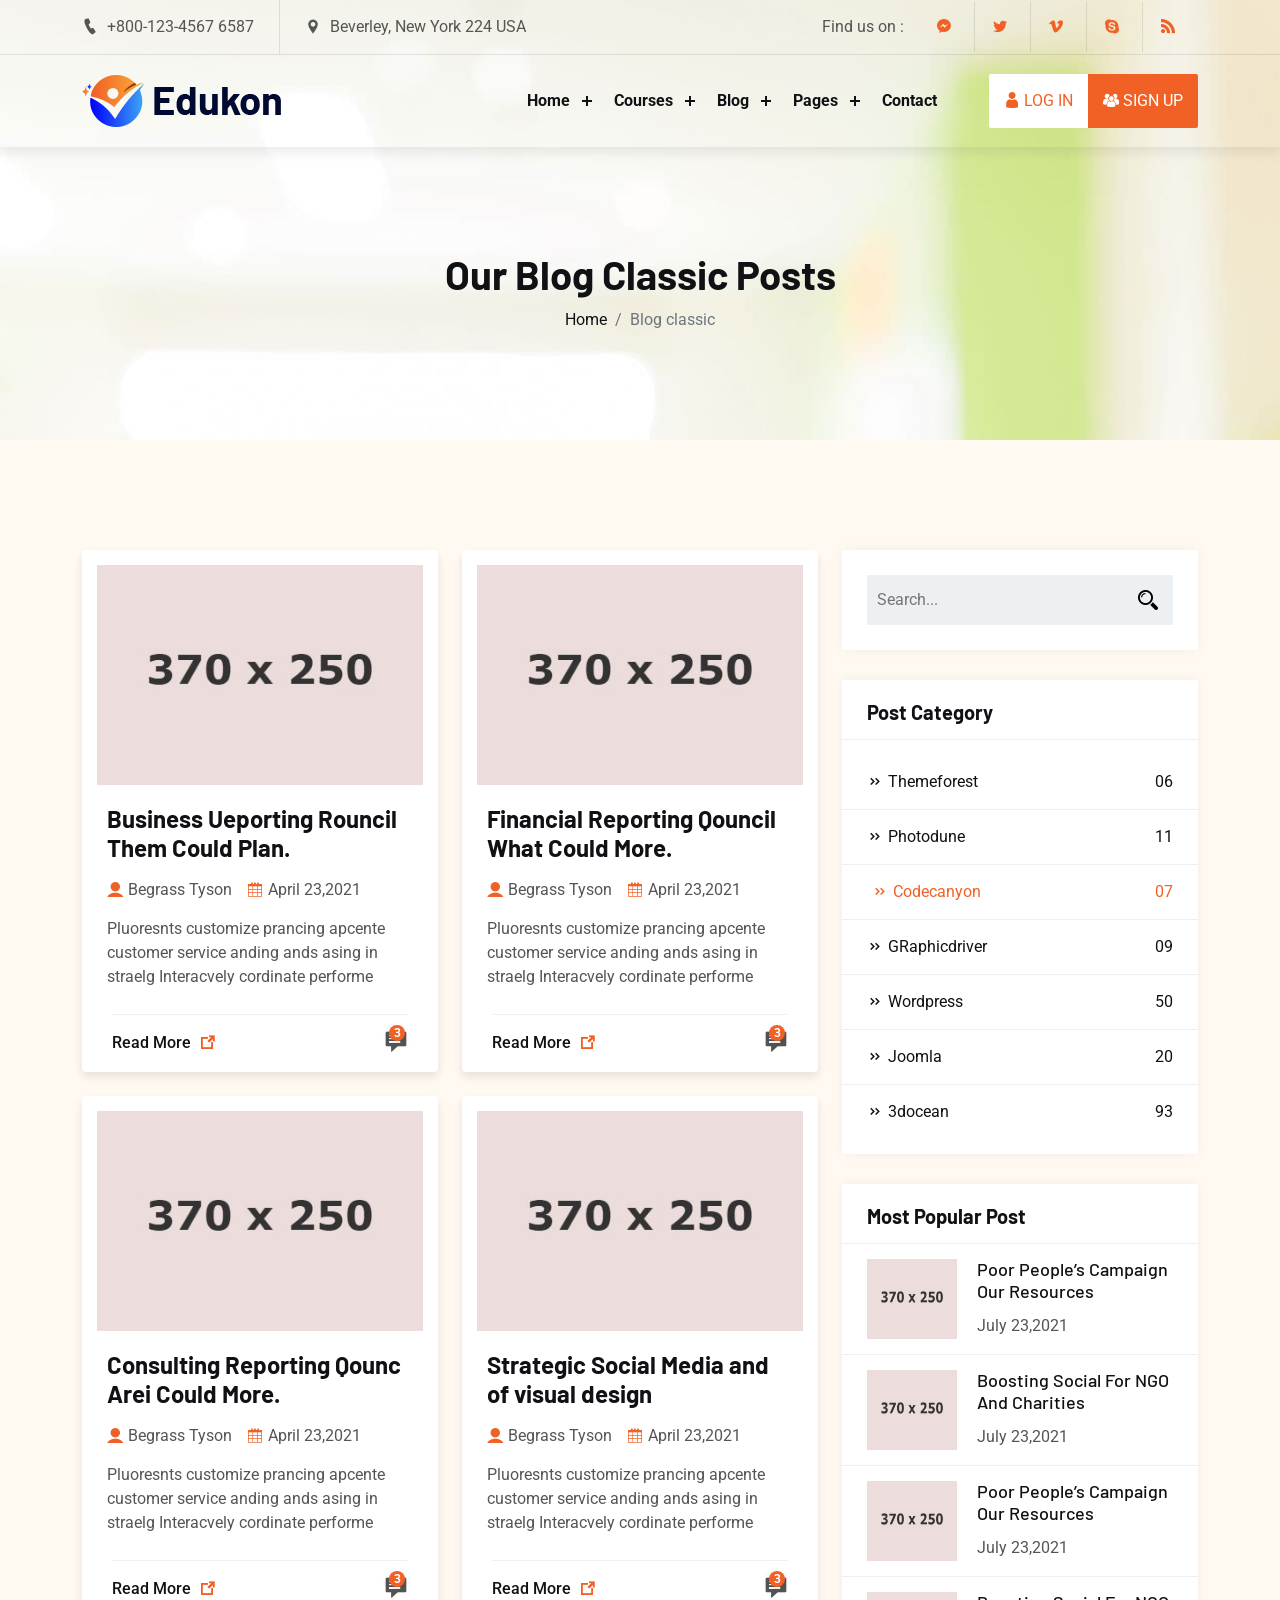
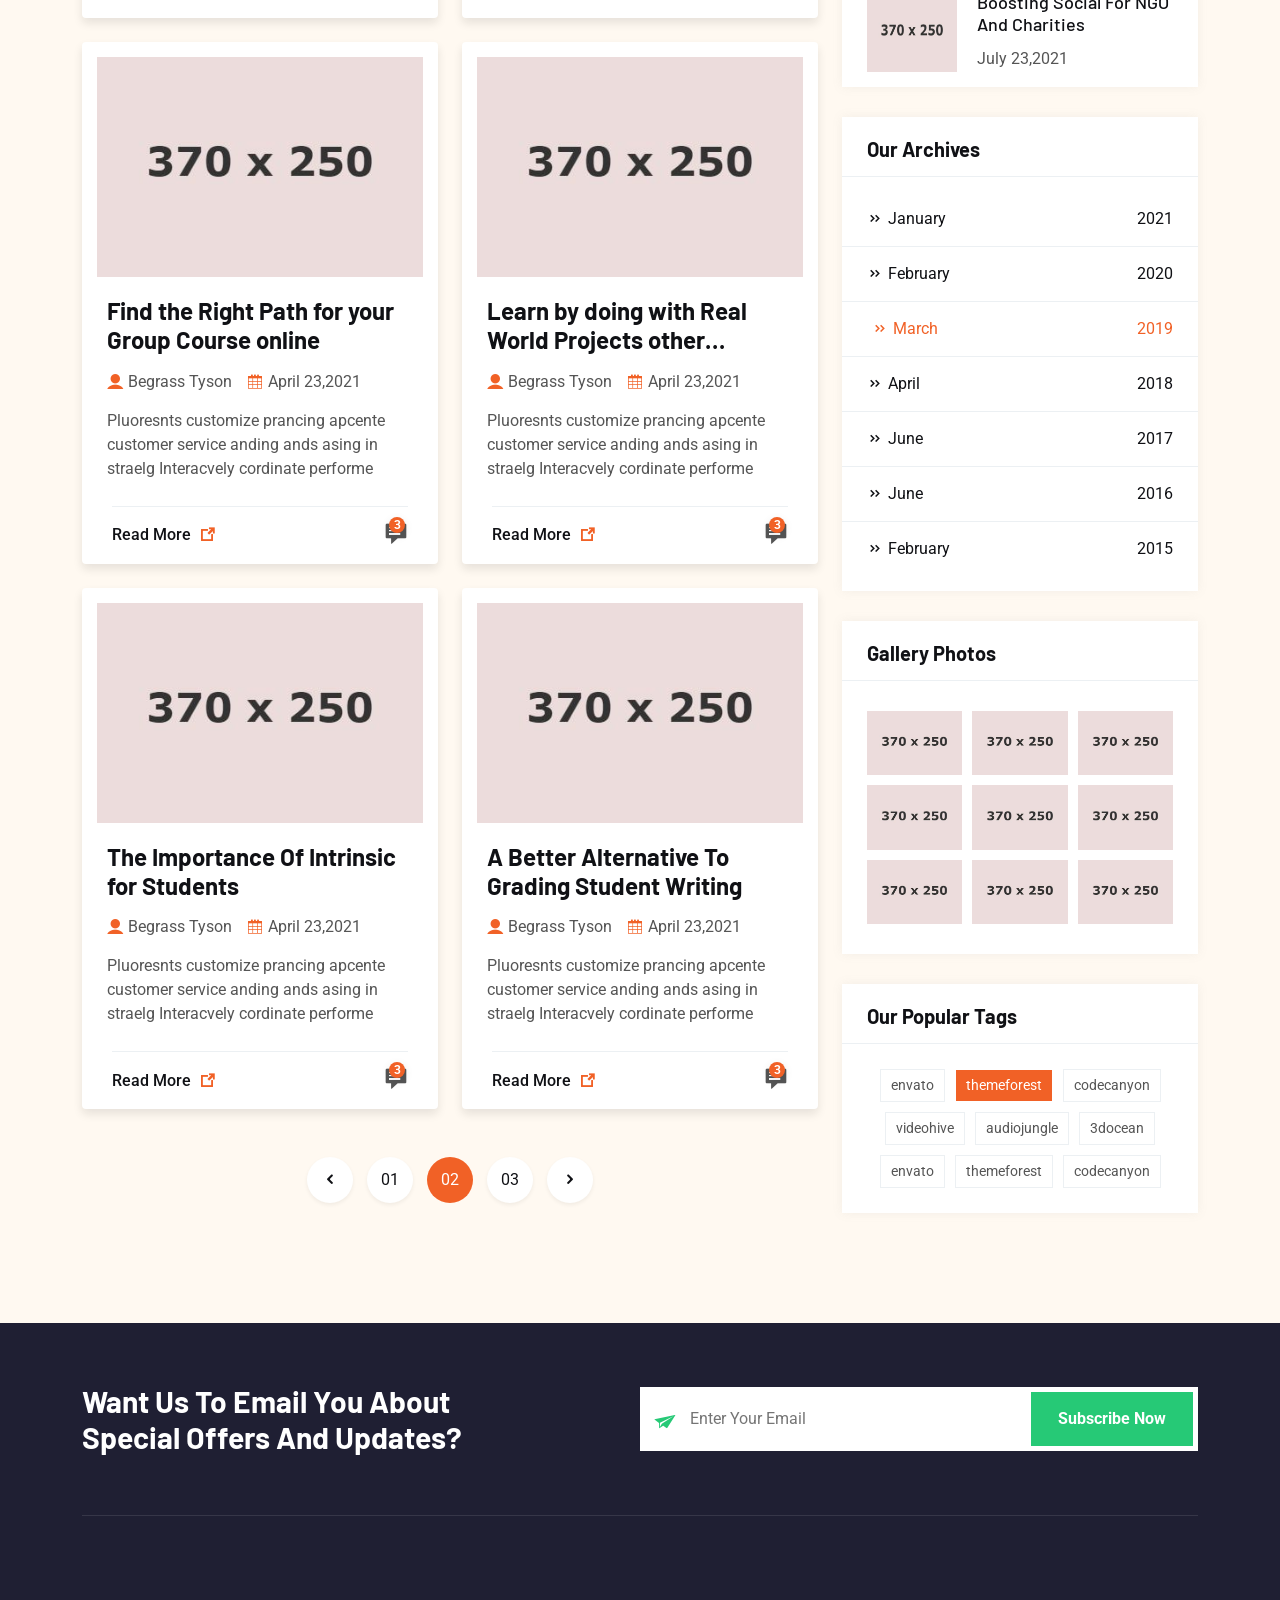
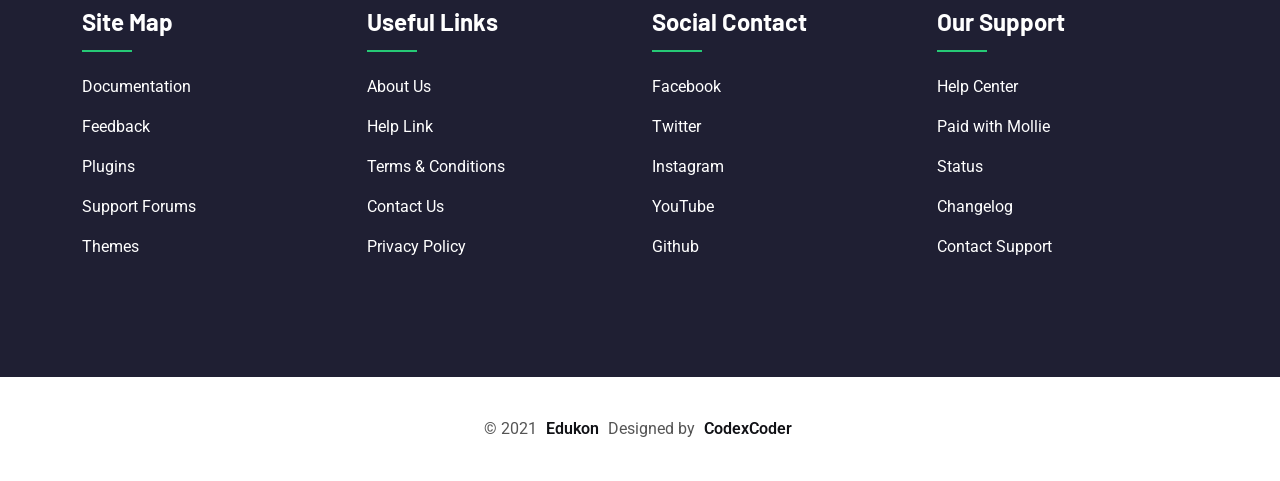
<file: edukon/blog-2.html>
<!DOCTYPE html>
<html lang="en">
<head>
    <meta charset="UTF-8">
    <meta http-equiv="X-UA-Compatible" content="IE=edge">
    <meta name="viewport" content="width=device-width, initial-scale=1.0">
    <title>Edukon</title>
    <link rel="shortcut icon" href="assets/images/x-icon.png" type="image/x-icon">

    <link rel="stylesheet" href="assets/css/animate.css">
    <link rel="stylesheet" href="assets/css/bootstrap.min.css">
    <link rel="stylesheet" href="assets/css/icofont.min.css">
    <link rel="stylesheet" href="assets/css/swiper.min.css">
    <link rel="stylesheet" href="assets/css/lightcase.css">
    <link rel="stylesheet" href="assets/css/style.css">
</head>
<body>

    <!-- preloader start here -->
    <div class="preloader">
        <div class="preloader-inner">
            <div class="preloader-icon">
                <span></span>
                <span></span>
            </div>
        </div>
    </div>
    <!-- preloader ending here -->


    <!-- scrollToTop start here -->
    <a href="#" class="scrollToTop"><i class="icofont-rounded-up"></i></a>
    <!-- scrollToTop ending here -->


    <!-- header section start here -->
    <header class="header-section header-shadow">
        <div class="header-top">
            <div class="container">
                <div class="header-top-area">
                    <ul class="lab-ul left">
                        <li>
                            <i class="icofont-ui-call"></i> <span>+800-123-4567 6587</span>
                        </li>
                        <li>
                            <i class="icofont-location-pin"></i> Beverley, New York 224 USA
                        </li>
                    </ul>
                    <ul class="lab-ul social-icons d-flex align-items-center">
                        <li><p>Find us on : </p></li>
                        <li><a href="#" class="fb"><i class="icofont-facebook-messenger"></i></a></li>
                        <li><a href="#" class="twitter"><i class="icofont-twitter"></i></a></li>
                        <li><a href="#" class="vimeo"><i class="icofont-vimeo"></i></a></li>
                        <li><a href="#" class="skype"><i class="icofont-skype"></i></a></li>
                        <li><a href="#" class="rss"><i class="icofont-rss-feed"></i></a></li>
                    </ul>
                </div>
            </div>
        </div>
        <div class="header-bottom">
            <div class="container">
                <div class="header-wrapper">
                    <div class="logo">
                        <a href="index.html"><img src="assets/images/logo/01.png" alt="logo"></a>
                    </div>
                    <div class="menu-area">
                        <div class="menu">
                            <ul class="lab-ul">
                                <li>
                                    <a href="#0">Home</a>
                                    <ul class="lab-ul">
                                        <li><a href="index.html">Home One</a></li>
                                        <li><a href="index-2.html">Home Two</a></li>
                                        <li><a href="index-3.html">Home Three</a></li>
                                        <li><a href="index-4.html">Home Four</a></li>
                                        <li><a href="index-5.html">Home Five</a></li>
                                        <li><a href="index-6.html">Home Six</a></li>
                                        <li><a href="index-7.html">Home Seven</a></li>
                                    </ul>
                                </li>
                                
                                <li>
                                    <a href="#0">Courses</a>
                                    <ul class="lab-ul">
                                        <li><a href="course.html">Course</a></li>
                                        <li><a href="course-single.html">Course Details</a></li>
    
                                    </ul>
                                </li>
                                <li>
                                    <a href="#0">Blog</a>
                                    <ul class="lab-ul">
                                        <li><a href="blog.html">Blog Grid</a></li>
                                        <li><a href="blog-2.html" class="active">Blog Style 2</a></li>
                                        <li><a href="blog-3.html">Blog Style 3</a></li>
                                        <li><a href="blog-single.html">Blog Single</a></li>
                                    </ul>
                                </li>
                                <li>
                                    <a href="#0">Pages</a>
                                    <ul class="lab-ul">
                                        <li><a href="about.html">About</a></li>
                                        <li><a href="team.html">Team</a></li>
                                        <li><a href="instructor.html">Instructor</a></li>
                                        <li>
                                            <a href="#0">Shop Pages</a>
                                            <ul class="lab-ul">
                                                <li><a href="shop.html">Shop Page</a></li>
                                                <li><a href="shop-single.html">Shop Details Page</a></li>
                                                <li><a href="cart-page.html">Shop Cart Page</a></li>
                                            </ul>
                                        </li>
                                        <li><a href="search-page.html">Search Page</a></li>
                                        <li><a href="search-none.html">Search None</a></li>
                                        <li><a href="404.html">404</a></li>
                                    </ul>
                                </li>
                                <li><a href="contact.html">Contact</a></li>
                            </ul>
                        </div>
                        
                        <a href="login.html" class="login"><i class="icofont-user"></i> <span>LOG IN</span> </a>
                        <a href="signup.html" class="signup"><i class="icofont-users"></i> <span>SIGN UP</span> </a>

                        <!-- toggle icons -->
                        <div class="header-bar d-lg-none">
                            <span></span>
                            <span></span>
                            <span></span>
                        </div>
                        <div class="ellepsis-bar d-lg-none">
                            <i class="icofont-info-square"></i>
                        </div>
                    </div>
                </div>
            </div>
        </div>
    </header>
    <!-- header section ending here -->

    <!-- Page Header section start here -->
    <div class="pageheader-section">
        <div class="container">
            <div class="row">
                <div class="col-12">
                    <div class="pageheader-content text-center">
                        <h2>Our Blog Classic Posts</h2>
                        <nav aria-label="breadcrumb">
                            <ol class="breadcrumb justify-content-center">
                                <li class="breadcrumb-item"><a href="index.html">Home</a></li>
                                <li class="breadcrumb-item active" aria-current="page">Blog classic</li>
                            </ol>
                        </nav>
                    </div>
                </div>
            </div>
        </div>
    </div>
    <!-- Page Header section ending here -->

    
    <!-- blog section start here -->
    <div class="blog-section padding-tb section-bg">
        <div class="container">
            <div class="row justify-content-center">
                <div class="col-lg-8 col-12">
                    <article>
                        <div class="section-wrapper">
                            <div class="row row-cols-1 row-cols-sm-2 row-cols-md-2 justify-content-center g-4">
                                <div class="col">
                                    <div class="post-item">
                                        <div class="post-inner">
                                            <div class="post-thumb">
                                                <a href="blog-single.html"><img src="assets/images/blog/01.jpg" alt="blog thumb"></a>
                                            </div>
                                            <div class="post-content">
                                                <a href="blog-single.html"><h4>Business Ueporting Rouncil Them Could Plan.</h4></a>
                                                <div class="meta-post">
                                                    <ul class="lab-ul">
                                                        <li><i class="icofont-ui-user"></i>Begrass Tyson</li>
                                                        <li><i class="icofont-calendar"></i>April 23,2021</li>
                                                    </ul>
                                                </div>
                                                <p>Pluoresnts customize prancing apcente customer service anding ands asing in straelg Interacvely cordinate performe</p>
                                            </div>
                                            <div class="post-footer">
                                                <div class="pf-left">
                                                    <a href="blog-single.html" class="lab-btn-text">Read more <i class="icofont-external-link"></i></a>
                                                </div>
                                                <div class="pf-right">
                                                    <i class="icofont-comment"></i>
                                                    <span class="comment-count">3</span>
                                                </div>
                                            </div>
                                        </div>
                                    </div>
                                </div>
                                <div class="col">
                                    <div class="post-item">
                                        <div class="post-inner">
                                            <div class="post-thumb">
                                                <a href="blog-single.html"><img src="assets/images/blog/02.jpg" alt="blog thumb"></a>
                                            </div>
                                            <div class="post-content">
                                                <a href="blog-single.html"><h4>Financial Reporting Qouncil What Could More.</h4></a>
                                                <div class="meta-post">
                                                    <ul class="lab-ul">
                                                        <li><i class="icofont-ui-user"></i>Begrass Tyson</li>
                                                        <li><i class="icofont-calendar"></i>April 23,2021</li>
                                                    </ul>
                                                </div>
                                                <p>Pluoresnts customize prancing apcente customer service anding ands asing in straelg Interacvely cordinate performe</p>
                                            </div>
                                            <div class="post-footer">
                                                <div class="pf-left">
                                                    <a href="blog-single.html" class="lab-btn-text">Read more <i class="icofont-external-link"></i></a>
                                                </div>
                                                <div class="pf-right">
                                                    <i class="icofont-comment"></i>
                                                    <span class="comment-count">3</span>
                                                </div>
                                            </div>
                                        </div>
                                    </div>
                                </div>
                                <div class="col">
                                    <div class="post-item">
                                        <div class="post-inner">
                                            <div class="post-thumb">
                                                <a href="blog-single.html"><img src="assets/images/blog/03.jpg" alt="blog thumb"></a>
                                            </div>
                                            <div class="post-content">
                                                <a href="blog-single.html"><h4>Consulting Reporting Qounc Arei Could More.</h4></a>
                                                <div class="meta-post">
                                                    <ul class="lab-ul">
                                                        <li><i class="icofont-ui-user"></i>Begrass Tyson</li>
                                                        <li><i class="icofont-calendar"></i>April 23,2021</li>
                                                    </ul>
                                                </div>
                                                <p>Pluoresnts customize prancing apcente customer service anding ands asing in straelg Interacvely cordinate performe</p>
                                            </div>
                                            <div class="post-footer">
                                                <div class="pf-left">
                                                    <a href="blog-single.html" class="lab-btn-text">Read more <i class="icofont-external-link"></i></a>
                                                </div>
                                                <div class="pf-right">
                                                    <i class="icofont-comment"></i>
                                                    <span class="comment-count">3</span>
                                                </div>
                                            </div>
                                        </div>
                                    </div>
                                </div>
                                <div class="col">
                                    <div class="post-item">
                                        <div class="post-inner">
                                            <div class="post-thumb">
                                                <a href="blog-single.html"><img src="assets/images/blog/04.jpg" alt="blog thumb"></a>
                                            </div>
                                            <div class="post-content">
                                                <a href="blog-single.html"><h4>Strategic Social Media and of visual design</h4></a>
                                                <div class="meta-post">
                                                    <ul class="lab-ul">
                                                        <li><i class="icofont-ui-user"></i>Begrass Tyson</li>
                                                        <li><i class="icofont-calendar"></i>April 23,2021</li>
                                                    </ul>
                                                </div>
                                                <p>Pluoresnts customize prancing apcente customer service anding ands asing in straelg Interacvely cordinate performe</p>
                                            </div>
                                            <div class="post-footer">
                                                <div class="pf-left">
                                                    <a href="blog-single.html" class="lab-btn-text">Read more <i class="icofont-external-link"></i></a>
                                                </div>
                                                <div class="pf-right">
                                                    <i class="icofont-comment"></i>
                                                    <span class="comment-count">3</span>
                                                </div>
                                            </div>
                                        </div>
                                    </div>
                                </div>
                                <div class="col">
                                    <div class="post-item">
                                        <div class="post-inner">
                                            <div class="post-thumb">
                                                <a href="blog-single.html"><img src="assets/images/blog/05.jpg" alt="blog thumb"></a>
                                            </div>
                                            <div class="post-content">
                                                <a href="blog-single.html"><h4>Find the Right Path for your Group Course online</h4></a>
                                                <div class="meta-post">
                                                    <ul class="lab-ul">
                                                        <li><i class="icofont-ui-user"></i>Begrass Tyson</li>
                                                        <li><i class="icofont-calendar"></i>April 23,2021</li>
                                                    </ul>
                                                </div>
                                                <p>Pluoresnts customize prancing apcente customer service anding ands asing in straelg Interacvely cordinate performe</p>
                                            </div>
                                            <div class="post-footer">
                                                <div class="pf-left">
                                                    <a href="blog-single.html" class="lab-btn-text">Read more <i class="icofont-external-link"></i></a>
                                                </div>
                                                <div class="pf-right">
                                                    <i class="icofont-comment"></i>
                                                    <span class="comment-count">3</span>
                                                </div>
                                            </div>
                                        </div>
                                    </div>
                                </div>
                                <div class="col">
                                    <div class="post-item">
                                        <div class="post-inner">
                                            <div class="post-thumb">
                                                <a href="blog-single.html"><img src="assets/images/blog/06.jpg" alt="blog thumb"></a>
                                            </div>
                                            <div class="post-content">
                                                <a href="blog-single.html"><h4>Learn by doing with Real World Projects other countries</h4></a>
                                                <div class="meta-post">
                                                    <ul class="lab-ul">
                                                        <li><i class="icofont-ui-user"></i>Begrass Tyson</li>
                                                        <li><i class="icofont-calendar"></i>April 23,2021</li>
                                                    </ul>
                                                </div>
                                                <p>Pluoresnts customize prancing apcente customer service anding ands asing in straelg Interacvely cordinate performe</p>
                                            </div>
                                            <div class="post-footer">
                                                <div class="pf-left">
                                                    <a href="blog-single.html" class="lab-btn-text">Read more <i class="icofont-external-link"></i></a>
                                                </div>
                                                <div class="pf-right">
                                                    <i class="icofont-comment"></i>
                                                    <span class="comment-count">3</span>
                                                </div>
                                            </div>
                                        </div>
                                    </div>
                                </div>
                                <div class="col">
                                    <div class="post-item">
                                        <div class="post-inner">
                                            <div class="post-thumb">
                                                <a href="blog-single.html"><img src="assets/images/blog/07.jpg" alt="blog thumb"></a>
                                            </div>
                                            <div class="post-content">
                                                <a href="blog-single.html"><h4>The Importance Of Intrinsic for Students</h4></a>
                                                <div class="meta-post">
                                                    <ul class="lab-ul">
                                                        <li><i class="icofont-ui-user"></i>Begrass Tyson</li>
                                                        <li><i class="icofont-calendar"></i>April 23,2021</li>
                                                    </ul>
                                                </div>
                                                <p>Pluoresnts customize prancing apcente customer service anding ands asing in straelg Interacvely cordinate performe</p>
                                            </div>
                                            <div class="post-footer">
                                                <div class="pf-left">
                                                    <a href="blog-single.html" class="lab-btn-text">Read more <i class="icofont-external-link"></i></a>
                                                </div>
                                                <div class="pf-right">
                                                    <i class="icofont-comment"></i>
                                                    <span class="comment-count">3</span>
                                                </div>
                                            </div>
                                        </div>
                                    </div>
                                </div>
                                <div class="col">
                                    <div class="post-item">
                                        <div class="post-inner">
                                            <div class="post-thumb">
                                                <a href="blog-single.html"><img src="assets/images/blog/08.jpg" alt="blog thumb"></a>
                                            </div>
                                            <div class="post-content">
                                                <a href="blog-single.html"><h4>A Better Alternative To Grading Student Writing</h4></a>
                                                <div class="meta-post">
                                                    <ul class="lab-ul">
                                                        <li><i class="icofont-ui-user"></i>Begrass Tyson</li>
                                                        <li><i class="icofont-calendar"></i>April 23,2021</li>
                                                    </ul>
                                                </div>
                                                <p>Pluoresnts customize prancing apcente customer service anding ands asing in straelg Interacvely cordinate performe</p>
                                            </div>
                                            <div class="post-footer">
                                                <div class="pf-left">
                                                    <a href="blog-single.html" class="lab-btn-text">Read more <i class="icofont-external-link"></i></a>
                                                </div>
                                                <div class="pf-right">
                                                    <i class="icofont-comment"></i>
                                                    <span class="comment-count">3</span>
                                                </div>
                                            </div>
                                        </div>
                                    </div>
                                </div>
                            </div>
                            <ul class="default-pagination lab-ul">
                                <li>
                                    <a href="#"><i class="icofont-rounded-left"></i></a>
                                </li>
                                <li>
                                    <a href="#">01</a>
                                </li>
                                <li>
                                    <a href="#" class="active">02</a>
                                </li>
                                <li>
                                    <a href="#">03</a>
                                </li>
                                <li>
                                    <a href="#"><i class="icofont-rounded-right"></i></a>
                                </li>
                            </ul>
                        </div>
                    </article>
                </div>
                <div class="col-lg-4 col-12">
                    <aside>
                        <div class="widget widget-search">
                            <form action="/" class="search-wrapper">
                                <input type="text" name="s" placeholder="Search...">
                                <button type="submit"><i class="icofont-search-2"></i></button>
                            </form>
                        </div>
                        <div class="widget widget-category">
                            <div class="widget-header">
                                <h5 class="title">Post Category</h5>
                            </div>
                            <ul class="widget-wrapper">
                                <li>
                                    <a href="#" class="d-flex flex-wrap justify-content-between"><span><i class="icofont-double-right"></i>Themeforest</span><span>06</span></a>
                                </li>
                                <li>
                                    <a href="#" class="d-flex flex-wrap justify-content-between"><span><i class="icofont-double-right"></i>Photodune</span><span>11</span></a>
                                </li>
                                <li>
                                    <a href="#" class="d-flex active flex-wrap justify-content-between"><span><i class="icofont-double-right"></i>Codecanyon</span><span>07</span></a>
                                </li>
                                <li>
                                    <a href="#" class="d-flex flex-wrap justify-content-between"><span><i class="icofont-double-right"></i>GRaphicdriver</span><span>09</span></a>
                                </li>
                                <li>
                                    <a href="#" class="d-flex flex-wrap justify-content-between"><span><i class="icofont-double-right"></i>Wordpress</span><span>50</span></a>
                                </li>
                                <li>
                                    <a href="#" class="d-flex flex-wrap justify-content-between"><span><i class="icofont-double-right"></i>Joomla</span><span>20</span></a>
                                </li>
                                <li>
                                    <a href="#" class="d-flex flex-wrap justify-content-between"><span><i class="icofont-double-right"></i>3docean</span><span>93</span></a>
                                </li>
                            </ul>
                        </div>
    
                        <div class="widget widget-post">
                            <div class="widget-header">
                                <h5 class="title">Most Popular Post</h5>
                            </div>
                            <ul class="widget-wrapper">
                                <li class="d-flex flex-wrap justify-content-between">
                                    <div class="post-thumb">
                                        <a href="blog-single.html"><img src="assets/images/blog/01.jpg" alt="rajibraj91"></a>
                                    </div>
                                    <div class="post-content">
                                        <a href="blog-single.html"><h6>Poor People’s Campaign Our Resources</h6></a>
                                        <p>July 23,2021</p>
                                    </div>
                                </li>
                                <li class="d-flex flex-wrap justify-content-between">
                                    <div class="post-thumb">
                                        <a href="blog-single.html"><img src="assets/images/blog/02.jpg" alt="rajibraj91"></a>
                                    </div>
                                    <div class="post-content">
                                        <a href="blog-single.html"><h6>Boosting Social For NGO And Charities </h6></a>
                                        <p>July 23,2021</p>
                                    </div>
                                </li>
                                <li class="d-flex flex-wrap justify-content-between">
                                    <div class="post-thumb">
                                        <a href="blog-single.html"><img src="assets/images/blog/03.jpg" alt="rajibraj91"></a>
                                    </div>
                                    <div class="post-content">
                                        <a href="blog-single.html"><h6>Poor People’s Campaign Our Resources</h6></a>
                                        <p>July 23,2021</p>
                                    </div>
                                </li>
                                <li class="d-flex flex-wrap justify-content-between">
                                    <div class="post-thumb">
                                        <a href="blog-single.html"><img src="assets/images/blog/04.jpg" alt="rajibraj91"></a>
                                    </div>
                                    <div class="post-content">
                                        <a href="blog-single.html"><h6>Boosting Social For NGO And Charities </h6></a>
                                        <p>July 23,2021</p>
                                    </div>
                                </li>
                            </ul>
                        </div>
    
                        <div class="widget widget-archive">
                            <div class="widget-header">
                                <h5 class="title">Our Archives</h5>
                            </div>
                            <ul class="widget-wrapper">
                                <li><a href="archive.html" class="d-flex flex-wrap justify-content-between"><span><i class="icofont-double-right"></i>January</span><span>2021</span></a> </li>
                                <li><a href="archive.html" class="d-flex flex-wrap justify-content-between"><span><i class="icofont-double-right"></i>February</span><span>2020</span></a></li>
                                <li><a href="archive.html" class="d-flex active flex-wrap justify-content-between"><span><i class="icofont-double-right"></i>March</span><span>2019</span></a></li>
                                <li><a href="archive.html" class="d-flex flex-wrap justify-content-between"><span><i class="icofont-double-right"></i>April</span><span>2018</span></a></li>
                                <li><a href="archive.html" class="d-flex flex-wrap justify-content-between"><span><i class="icofont-double-right"></i>June</span><span>2017</span></a></li>
                                <li><a href="archive.html" class="d-flex flex-wrap justify-content-between"><span><i class="icofont-double-right"></i>June</span><span>2016</span></a></li>
                                <li><a href="archive.html" class="d-flex flex-wrap justify-content-between"><span><i class="icofont-double-right"></i>February</span><span>2015</span></a></li>
                            </ul>
                        </div>

                        <div class="widget widget-instagram">
                            <div class="widget-header">
                                <h5 class="title">Gallery Photos</h5>
                            </div>
                            <ul class="widget-wrapper d-flex flex-wrap justify-content-center">
                                <li><a data-rel="lightcase" href="assets/images/blog/01.jpg"><img src="assets/images/blog/01.jpg" alt="product"></a></li>
                                <li><a data-rel="lightcase" href="assets/images/blog/02.jpg"><img src="assets/images/blog/02.jpg" alt="product"></a></li>
                                <li><a data-rel="lightcase" href="assets/images/blog/03.jpg"><img src="assets/images/blog/03.jpg" alt="product"></a></li>
                                <li><a data-rel="lightcase" href="assets/images/blog/04.jpg"><img src="assets/images/blog/04.jpg" alt="product"></a></li>
                                <li><a data-rel="lightcase" href="assets/images/blog/05.jpg"><img src="assets/images/blog/05.jpg" alt="product"></a></li>
                                <li><a data-rel="lightcase" href="assets/images/blog/06.jpg"><img src="assets/images/blog/06.jpg" alt="product"></a></li>
                                <li><a data-rel="lightcase" href="assets/images/blog/07.jpg"><img src="assets/images/blog/07.jpg" alt="product"></a></li>
                                <li><a data-rel="lightcase" href="assets/images/blog/08.jpg"><img src="assets/images/blog/08.jpg" alt="product"></a></li>
                                <li><a data-rel="lightcase" href="assets/images/blog/09.jpg"><img src="assets/images/blog/09.jpg" alt="product"></a></li>
                            </ul>
                        </div>

                        <div class="widget widget-tags">
                            <div class="widget-header">
                                <h5 class="title">Our Popular Tags</h5>
                            </div>
                            <ul class="widget-wrapper">
                                <li><a href="#">envato</a></li>
                                <li><a href="#" class="active">themeforest</a></li>
                                <li><a href="#">codecanyon</a></li>
                                <li><a href="#">videohive</a></li>
                                <li><a href="#">audiojungle</a></li>
                                <li><a href="#">3docean</a></li>
                                <li><a href="#">envato</a></li>
                                <li><a href="#">themeforest</a></li>
                                <li><a href="#">codecanyon</a></li>
                            </ul>
                        </div>
                    </aside>
                </div>
            </div>
        </div>
    </div>
    <!-- blog section ending here -->


    <!-- footer -->
    <div class="news-footer-wrap">
        <div class="fs-shape">
            <img src="assets/images/shape-img/03.png" alt="fst" class="fst-1">
            <img src="assets/images/shape-img/04.png" alt="fst" class="fst-2">
        </div>
        <!-- Newsletter Section Start Here -->
        <div class="news-letter">
            <div class="container">
                <div class="section-wrapper">
                    <div class="news-title">
                        <h3>Want Us To Email You About Special Offers And Updates?</h3>
                    </div>
                    <div class="news-form">
                        <form action="/">
                            <div class="nf-list">
                                <input type="email" name="email" placeholder="Enter Your Email">
                                <input type="submit" name="submit" value="Subscribe Now">
                            </div>
                        </form>
                    </div>
                </div>
            </div>
        </div>
        <!-- Newsletter Section Ending Here -->

        <!-- Footer Section Start Here -->
        <footer>
            <div class="footer-top padding-tb pt-0">
                <div class="container">
                    <div class="row g-4 row-cols-xl-4 row-cols-md-2 row-cols-1 justify-content-center">
                        <div class="col">
                            <div class="footer-item">
                                <div class="footer-inner">
                                    <div class="footer-content">
                                        <div class="title">
                                            <h4>Site Map</h4>
                                        </div>
                                        <div class="content">
                                            <ul class="lab-ul">
                                                <li><a href="#">Documentation</a></li>
                                                <li><a href="#">Feedback</a></li>
                                                <li><a href="#">Plugins</a></li>
                                                <li><a href="#">Support Forums</a></li>
                                                <li><a href="#">Themes</a></li>
                                            </ul>
                                        </div>
                                    </div>
                                </div>
                            </div>
                        </div>
                        <div class="col">
                            <div class="footer-item">
                                <div class="footer-inner">
                                    <div class="footer-content">
                                        <div class="title">
                                            <h4>Useful Links</h4>
                                        </div>
                                        <div class="content">
                                            <ul class="lab-ul">
                                                <li><a href="#">About Us</a></li>
                                                <li><a href="#">Help Link</a></li>
                                                <li><a href="#">Terms & Conditions</a></li>
                                                <li><a href="#">Contact Us</a></li>
                                                <li><a href="#">Privacy Policy</a></li>
                                            </ul>
                                        </div>
                                    </div>
                                </div>
                            </div>
                        </div>
                        <div class="col">
                            <div class="footer-item">
                                <div class="footer-inner">
                                    <div class="footer-content">
                                        <div class="title">
                                            <h4>Social Contact</h4>
                                        </div>
                                        <div class="content">
                                            <ul class="lab-ul">
                                                <li><a href="#">Facebook</a></li>
                                                <li><a href="#">Twitter</a></li>
                                                <li><a href="#">Instagram</a></li>
                                                <li><a href="#">YouTube</a></li>
                                                <li><a href="#">Github</a></li>
                                            </ul>
                                        </div>
                                    </div>
                                </div>
                            </div>
                        </div>
                        <div class="col">
                            <div class="footer-item">
                                <div class="footer-inner">
                                    <div class="footer-content">
                                        <div class="title">
                                            <h4>Our Support</h4>
                                        </div>
                                        <div class="content">
                                            <ul class="lab-ul">
                                                <li><a href="#">Help Center</a></li>
                                                <li><a href="#">Paid with Mollie</a></li>
                                                <li><a href="#">Status</a></li>
                                                <li><a href="#">Changelog</a></li>
                                                <li><a href="#">Contact Support</a></li>
                                            </ul>
                                        </div>
                                    </div>
                                </div>
                            </div>
                        </div>
                    </div>
                </div>
            </div>
            <div class="footer-bottom style-2">
                <div class="container">
                    <div class="section-wrapper">
                        <p>&copy; 2021 <a href="index.html">Edukon</a> Designed by <a href="https://themeforest.net/user/CodexCoder" target="_blank">CodexCoder</a> </p>
                    </div>
                </div>
            </div>
        </footer>
        <!-- Footer Section Ending Here -->
    </div>
    <!-- footer -->



    <script src="assets/js/jquery.js"></script>
    <script src="assets/js/bootstrap.min.js"></script>
    <script src="assets/js/swiper.min.js"></script>
    <script src="assets/js/progress.js"></script>
    <script src="assets/js/lightcase.js"></script>
    <script src="assets/js/counter-up.js"></script>
    <script src="assets/js/isotope.pkgd.js"></script>
    <script src="assets/js/functions.js"></script>
</body>
</html>
</file>
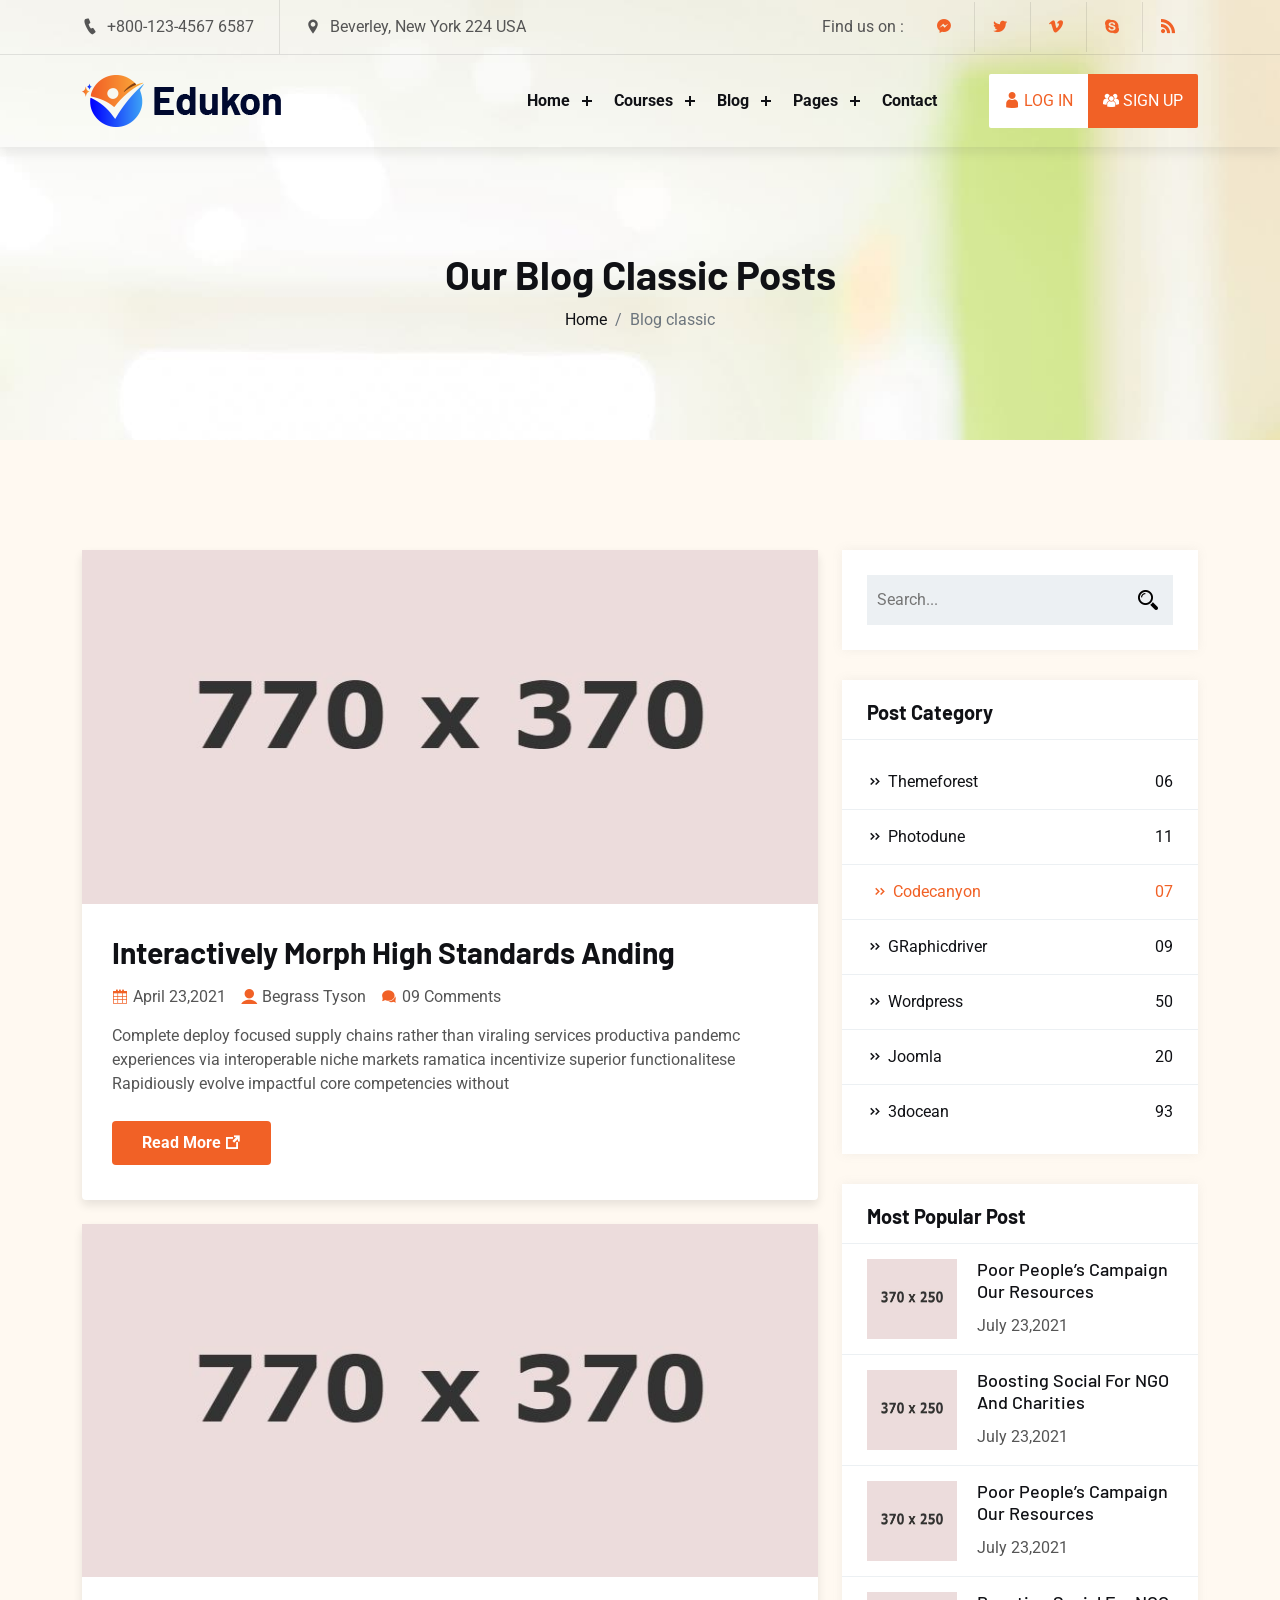
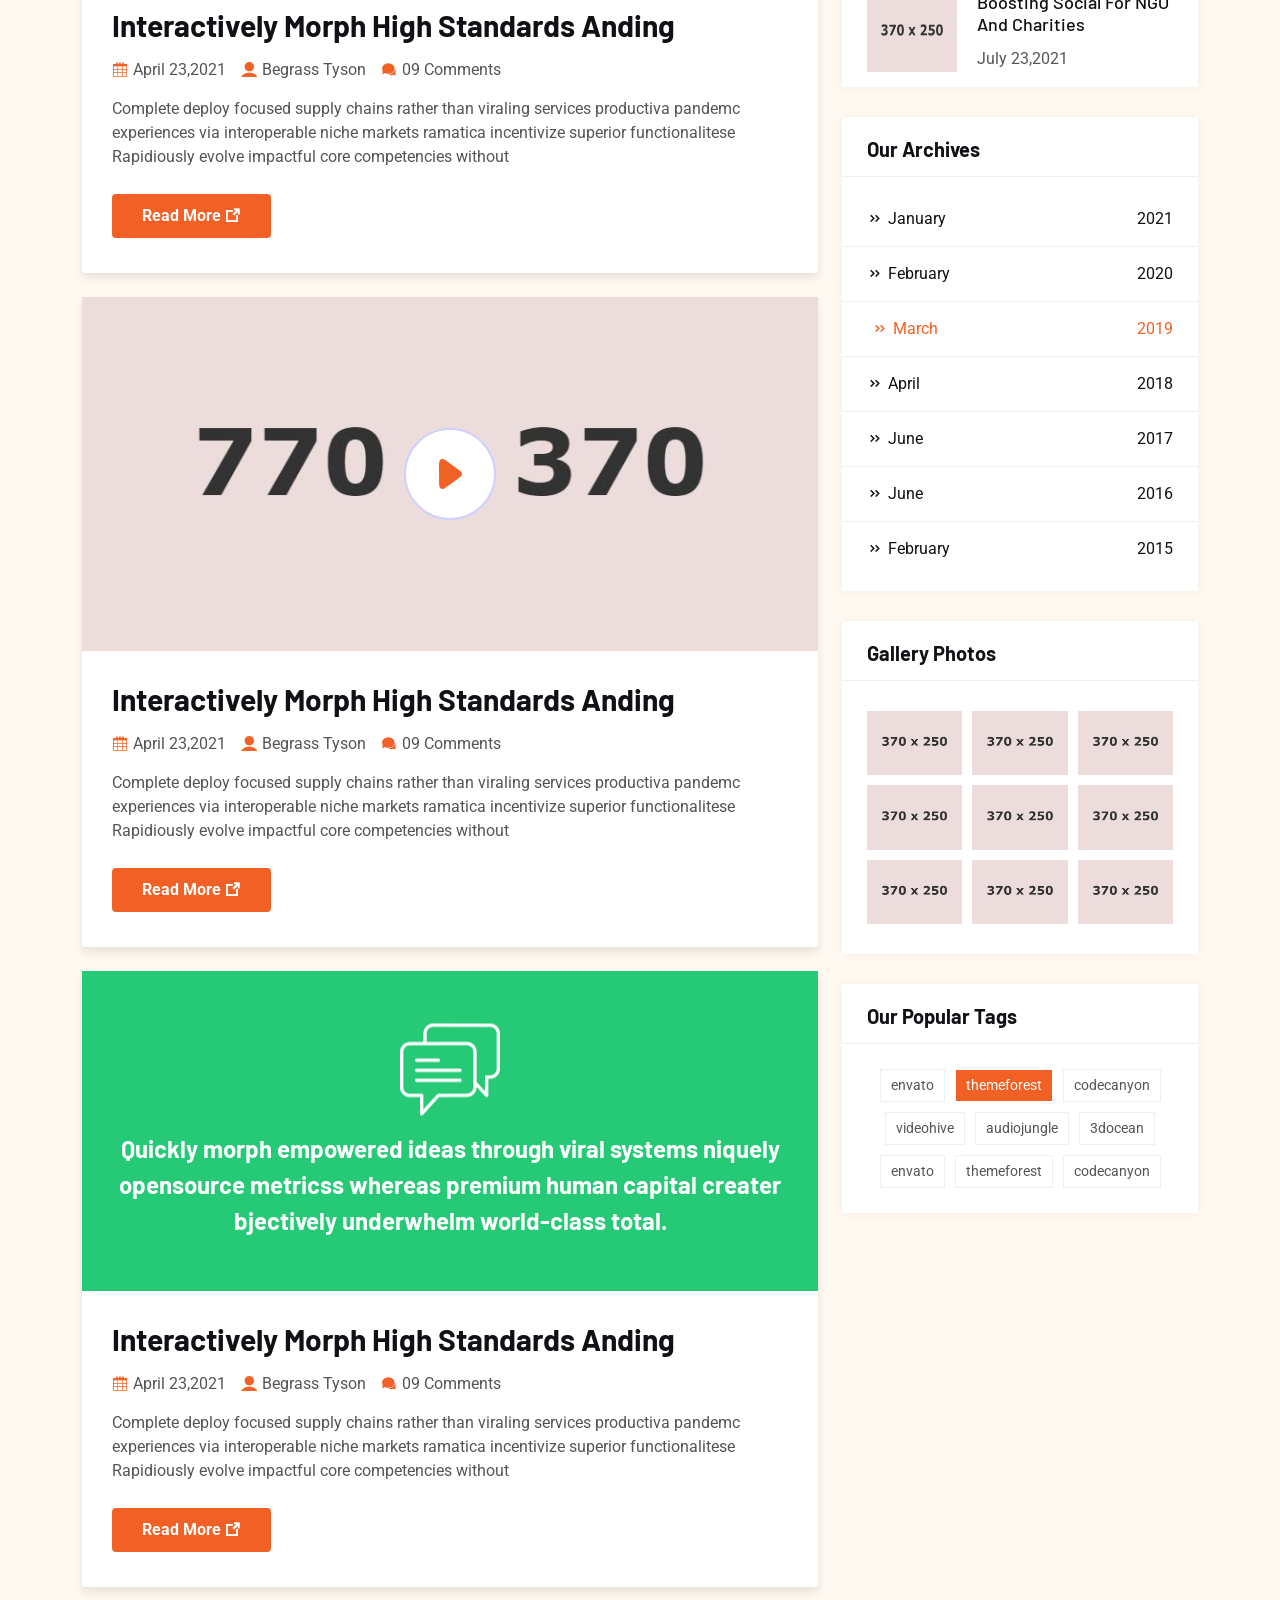
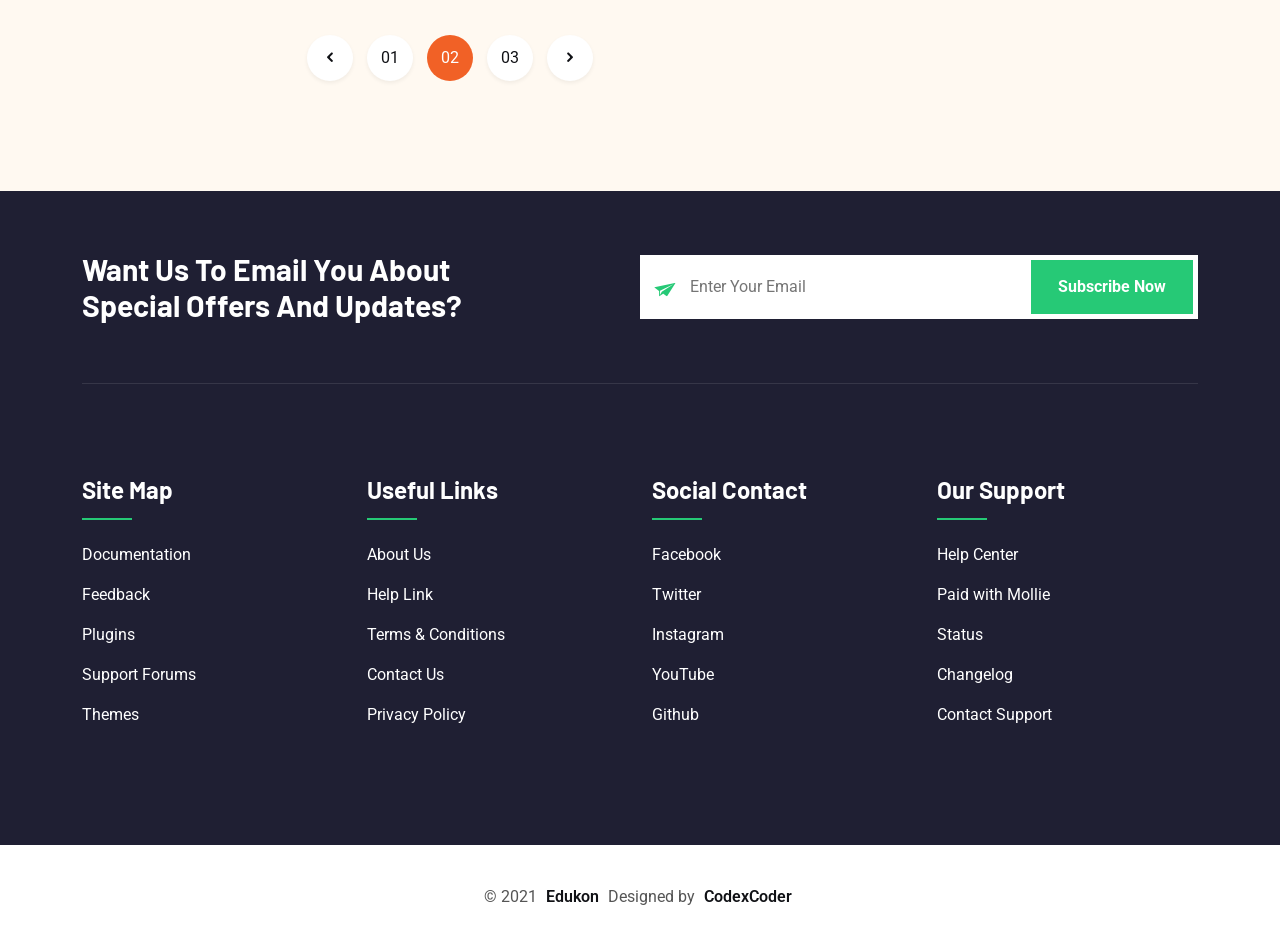
<file: edukon/blog-3.html>
<!DOCTYPE html>
<html lang="en">
<head>
    <meta charset="UTF-8">
    <meta http-equiv="X-UA-Compatible" content="IE=edge">
    <meta name="viewport" content="width=device-width, initial-scale=1.0">
    <title>Edukon</title>
    <link rel="shortcut icon" href="assets/images/x-icon.png" type="image/x-icon">

    <link rel="stylesheet" href="assets/css/animate.css">
    <link rel="stylesheet" href="assets/css/bootstrap.min.css">
    <link rel="stylesheet" href="assets/css/icofont.min.css">
    <link rel="stylesheet" href="assets/css/swiper.min.css">
    <link rel="stylesheet" href="assets/css/lightcase.css">
    <link rel="stylesheet" href="assets/css/style.css">
</head>
<body>

    <!-- preloader start here -->
    <div class="preloader">
        <div class="preloader-inner">
            <div class="preloader-icon">
                <span></span>
                <span></span>
            </div>
        </div>
    </div>
    <!-- preloader ending here -->


    <!-- scrollToTop start here -->
    <a href="#" class="scrollToTop"><i class="icofont-rounded-up"></i></a>
    <!-- scrollToTop ending here -->


    <!-- header section start here -->
    <header class="header-section header-shadow">
        <div class="header-top">
            <div class="container">
                <div class="header-top-area">
                    <ul class="lab-ul left">
                        <li>
                            <i class="icofont-ui-call"></i> <span>+800-123-4567 6587</span>
                        </li>
                        <li>
                            <i class="icofont-location-pin"></i> Beverley, New York 224 USA
                        </li>
                    </ul>
                    <ul class="lab-ul social-icons d-flex align-items-center">
                        <li><p>Find us on : </p></li>
                        <li><a href="#" class="fb"><i class="icofont-facebook-messenger"></i></a></li>
                        <li><a href="#" class="twitter"><i class="icofont-twitter"></i></a></li>
                        <li><a href="#" class="vimeo"><i class="icofont-vimeo"></i></a></li>
                        <li><a href="#" class="skype"><i class="icofont-skype"></i></a></li>
                        <li><a href="#" class="rss"><i class="icofont-rss-feed"></i></a></li>
                    </ul>
                </div>
            </div>
        </div>
        <div class="header-bottom">
            <div class="container">
                <div class="header-wrapper">
                    <div class="logo">
                        <a href="index.html"><img src="assets/images/logo/01.png" alt="logo"></a>
                    </div>
                    <div class="menu-area">
                        <div class="menu">
                            <ul class="lab-ul">
                                <li>
                                    <a href="#0">Home</a>
                                    <ul class="lab-ul">
                                        <li><a href="index.html">Home One</a></li>
                                        <li><a href="index-2.html">Home Two</a></li>
                                        <li><a href="index-3.html">Home Three</a></li>
                                        <li><a href="index-4.html">Home Four</a></li>
                                        <li><a href="index-5.html">Home Five</a></li>
                                        <li><a href="index-6.html">Home Six</a></li>
                                        <li><a href="index-7.html">Home Seven</a></li>
                                    </ul>
                                </li>
                                
                                <li>
                                    <a href="#0">Courses</a>
                                    <ul class="lab-ul">
                                        <li><a href="course.html">Course</a></li>
                                        <li><a href="course-single.html">Course Details</a></li>
    
                                    </ul>
                                </li>
                                <li>
                                    <a href="#0">Blog</a>
                                    <ul class="lab-ul">
                                        <li><a href="blog.html">Blog Grid</a></li>
                                        <li><a href="blog-2.html">Blog Style 2</a></li>
                                        <li><a href="blog-3.html" class="active">Blog Style 3</a></li>
                                        <li><a href="blog-single.html">Blog Single</a></li>
                                    </ul>
                                </li>
                                <li>
                                    <a href="#0">Pages</a>
                                    <ul class="lab-ul">
                                        <li><a href="about.html">About</a></li>
                                        <li><a href="team.html">Team</a></li>
                                        <li><a href="instructor.html">Instructor</a></li>
                                        <li>
                                            <a href="#0">Shop Pages</a>
                                            <ul class="lab-ul">
                                                <li><a href="shop.html">Shop Page</a></li>
                                                <li><a href="shop-single.html">Shop Details Page</a></li>
                                                <li><a href="cart-page.html">Shop Cart Page</a></li>
                                            </ul>
                                        </li>
                                        <li><a href="search-page.html">Search Page</a></li>
                                        <li><a href="search-none.html">Search None</a></li>
                                        <li><a href="404.html">404</a></li>
                                    </ul>
                                </li>
                                <li><a href="contact.html">Contact</a></li>
                            </ul>
                        </div>
                        
                        <a href="login.html" class="login"><i class="icofont-user"></i> <span>LOG IN</span> </a>
                        <a href="signup.html" class="signup"><i class="icofont-users"></i> <span>SIGN UP</span> </a>

                        <!-- toggle icons -->
                        <div class="header-bar d-lg-none">
                            <span></span>
                            <span></span>
                            <span></span>
                        </div>
                        <div class="ellepsis-bar d-lg-none">
                            <i class="icofont-info-square"></i>
                        </div>
                    </div>
                </div>
            </div>
        </div>
    </header>
    <!-- header section ending here -->

    <!-- Page Header section start here -->
    <div class="pageheader-section">
        <div class="container">
            <div class="row">
                <div class="col-12">
                    <div class="pageheader-content text-center">
                        <h2>Our Blog Classic Posts</h2>
                        <nav aria-label="breadcrumb">
                            <ol class="breadcrumb justify-content-center">
                                <li class="breadcrumb-item"><a href="index.html">Home</a></li>
                                <li class="breadcrumb-item active" aria-current="page">Blog classic</li>
                            </ol>
                        </nav>
                    </div>
                </div>
            </div>
        </div>
    </div>
    <!-- Page Header section ending here -->

    
    <!-- blog section start here -->
    <div class="blog-section padding-tb section-bg">
        <div class="container">
            <div class="row justify-content-center">
                <div class="col-lg-8 col-12">
                    <article>
                        <div class="section-wrapper">
                            <div class="row row-cols-1 justify-content-center g-4">
                                <div class="col">
                                    <div class="post-item style-2">
                                        <div class="post-inner">
                                            <div class="post-thumb">
                                                <a href="blog-single.html"><img src="assets/images/blog/single/01.jpg" alt="blog thumb"></a>
                                            </div>
                                            <div class="post-content">
                                                <a href="blog-single.html"><h3>Interactively Morph High Standards Anding</h3></a>
                                                <div class="meta-post">
                                                    <ul class="lab-ul">
                                                        <li><i class="icofont-calendar"></i>April 23,2021</li>
                                                        <li><i class="icofont-ui-user"></i>Begrass Tyson</li>
                                                        <li><i class="icofont-speech-comments"></i>09 Comments</li>
                                                    </ul>
                                                </div>
                                                <p>Complete deploy focused supply chains rather than viraling services productiva pandemc experiences via interoperable niche markets ramatica incentivize superior functionalitese Rapidiously evolve impactful core competencies without </p>
                                                <a href="blog-single.html" class="lab-btn"><span>Read More <i class="icofont-external-link"></i></span></a>
                                            </div>
                                        </div>
                                    </div>
                                </div>
                                <!-- slider post -->
                                <div class="col">
                                    <div class="post-item style-2 slider-post">
                                        <div class="post-inner">
                                            <div class="post-thumb post-thumb-slider">
                                                <div class="swiper-wrapper">
                                                    <div class="swiper-slide">
                                                        <img src="assets/images/blog/single/02.jpg" alt="blog">
                                                    </div>
                                                    <div class="swiper-slide">
                                                        <img src="assets/images/blog/single/01.jpg" alt="blog">
                                                    </div>
                                                    <div class="swiper-slide">
                                                        <img src="assets/images/blog/single/03.jpg" alt="blog">
                                                    </div>
                                                </div>
                                                <div class="post-thumb-slider-next"><i class="icofont-double-left"></i></div>
                                                <div class="post-thumb-slider-prev"><i class="icofont-double-right"></i></div>
                                            </div>
                                            <div class="post-content">
                                                <a href="blog-single.html"><h3>Interactively Morph High Standards Anding</h3></a>
                                                <div class="meta-post">
                                                    <ul class="lab-ul">
                                                        <li><i class="icofont-calendar"></i>April 23,2021</li>
                                                        <li><i class="icofont-ui-user"></i>Begrass Tyson</li>
                                                        <li><i class="icofont-speech-comments"></i>09 Comments</li>
                                                    </ul>
                                                </div>
                                                <p>Complete deploy focused supply chains rather than viraling services productiva pandemc experiences via interoperable niche markets ramatica incentivize superior functionalitese Rapidiously evolve impactful core competencies without </p>
                                                <a href="blog-single.html" class="lab-btn"><span>Read More <i class="icofont-external-link"></i></span></a>
                                            </div>
                                        </div>
                                    </div>
                                </div>
                                <!-- video post -->
                                <div class="col">
                                    <div class="post-item style-2 video-post">
                                        <div class="post-inner">
                                            <div class="post-thumb">
                                                <a href="blog-single.html"><img src="assets/images/blog/single/03.jpg" alt="blog-thumb rajibraj91"></a>
                                                <a href="https://www.youtube-nocookie.com/embed/jP649ZHA8Tg" class="video-button " data-rel="lightcase"><i class="icofont-ui-play"></i></a>
                                            </div>
                                            <div class="post-content">
                                                <a href="blog-single.html"><h3>Interactively Morph High Standards Anding</h3></a>
                                                <div class="meta-post">
                                                    <ul class="lab-ul">
                                                        <li><i class="icofont-calendar"></i>April 23,2021</li>
                                                        <li><i class="icofont-ui-user"></i>Begrass Tyson</li>
                                                        <li><i class="icofont-speech-comments"></i>09 Comments</li>
                                                    </ul>
                                                </div>
                                                <p>Complete deploy focused supply chains rather than viraling services productiva pandemc experiences via interoperable niche markets ramatica incentivize superior functionalitese Rapidiously evolve impactful core competencies without </p>
                                                <a href="blog-single.html" class="lab-btn"><span>Read More <i class="icofont-external-link"></i></span></a>
                                            </div>
                                        </div>
                                    </div>
                                </div>
                                <!-- qute post -->
                                <div class="col">
                                    <div class="post-item style-2 qute-post">
                                        <div class="post-inner">
                                            <div class="post-thumb">
                                                <div class="qute-content">
                                                    <img src="assets/images/blog/quote.png" alt="qute">
                                                    <h4>Quickly morph empowered ideas through viral systems niquely opensource metricss whereas premium human capital creater bjectively underwhelm world-class total.</h4>
                                                </div>
                                            </div>
                                            <div class="post-content">
                                                <a href="blog-single.html"><h3>Interactively Morph High Standards Anding</h3></a>
                                                <div class="meta-post">
                                                    <ul class="lab-ul">
                                                        <li><i class="icofont-calendar"></i>April 23,2021</li>
                                                        <li><i class="icofont-ui-user"></i>Begrass Tyson</li>
                                                        <li><i class="icofont-speech-comments"></i>09 Comments</li>
                                                    </ul>
                                                </div>
                                                <p>Complete deploy focused supply chains rather than viraling services productiva pandemc experiences via interoperable niche markets ramatica incentivize superior functionalitese Rapidiously evolve impactful core competencies without </p>
                                                <a href="blog-single.html" class="lab-btn"><span>Read More <i class="icofont-external-link"></i></span></a>
                                            </div>
                                        </div>
                                    </div>
                                </div>
                            </div>
                            <ul class="default-pagination lab-ul">
                                <li>
                                    <a href="#"><i class="icofont-rounded-left"></i></a>
                                </li>
                                <li>
                                    <a href="#">01</a>
                                </li>
                                <li>
                                    <a href="#" class="active">02</a>
                                </li>
                                <li>
                                    <a href="#">03</a>
                                </li>
                                <li>
                                    <a href="#"><i class="icofont-rounded-right"></i></a>
                                </li>
                            </ul>
                        </div>
                    </article>
                </div>
                <div class="col-lg-4 col-12">
                    <aside>
                        <div class="widget widget-search">
                            <form action="/" class="search-wrapper">
                                <input type="text" name="s" placeholder="Search...">
                                <button type="submit"><i class="icofont-search-2"></i></button>
                            </form>
                        </div>
                        <div class="widget widget-category">
                            <div class="widget-header">
                                <h5 class="title">Post Category</h5>
                            </div>
                            <ul class="widget-wrapper">
                                <li>
                                    <a href="#" class="d-flex flex-wrap justify-content-between"><span><i class="icofont-double-right"></i>Themeforest</span><span>06</span></a>
                                </li>
                                <li>
                                    <a href="#" class="d-flex flex-wrap justify-content-between"><span><i class="icofont-double-right"></i>Photodune</span><span>11</span></a>
                                </li>
                                <li>
                                    <a href="#" class="d-flex active flex-wrap justify-content-between"><span><i class="icofont-double-right"></i>Codecanyon</span><span>07</span></a>
                                </li>
                                <li>
                                    <a href="#" class="d-flex flex-wrap justify-content-between"><span><i class="icofont-double-right"></i>GRaphicdriver</span><span>09</span></a>
                                </li>
                                <li>
                                    <a href="#" class="d-flex flex-wrap justify-content-between"><span><i class="icofont-double-right"></i>Wordpress</span><span>50</span></a>
                                </li>
                                <li>
                                    <a href="#" class="d-flex flex-wrap justify-content-between"><span><i class="icofont-double-right"></i>Joomla</span><span>20</span></a>
                                </li>
                                <li>
                                    <a href="#" class="d-flex flex-wrap justify-content-between"><span><i class="icofont-double-right"></i>3docean</span><span>93</span></a>
                                </li>
                            </ul>
                        </div>
    
                        <div class="widget widget-post">
                            <div class="widget-header">
                                <h5 class="title">Most Popular Post</h5>
                            </div>
                            <ul class="widget-wrapper">
                                <li class="d-flex flex-wrap justify-content-between">
                                    <div class="post-thumb">
                                        <a href="blog-single.html"><img src="assets/images/blog/01.jpg" alt="rajibraj91"></a>
                                    </div>
                                    <div class="post-content">
                                        <a href="blog-single.html"><h6>Poor People’s Campaign Our Resources</h6></a>
                                        <p>July 23,2021</p>
                                    </div>
                                </li>
                                <li class="d-flex flex-wrap justify-content-between">
                                    <div class="post-thumb">
                                        <a href="blog-single.html"><img src="assets/images/blog/02.jpg" alt="rajibraj91"></a>
                                    </div>
                                    <div class="post-content">
                                        <a href="blog-single.html"><h6>Boosting Social For NGO And Charities </h6></a>
                                        <p>July 23,2021</p>
                                    </div>
                                </li>
                                <li class="d-flex flex-wrap justify-content-between">
                                    <div class="post-thumb">
                                        <a href="blog-single.html"><img src="assets/images/blog/03.jpg" alt="rajibraj91"></a>
                                    </div>
                                    <div class="post-content">
                                        <a href="blog-single.html"><h6>Poor People’s Campaign Our Resources</h6></a>
                                        <p>July 23,2021</p>
                                    </div>
                                </li>
                                <li class="d-flex flex-wrap justify-content-between">
                                    <div class="post-thumb">
                                        <a href="blog-single.html"><img src="assets/images/blog/04.jpg" alt="rajibraj91"></a>
                                    </div>
                                    <div class="post-content">
                                        <a href="blog-single.html"><h6>Boosting Social For NGO And Charities </h6></a>
                                        <p>July 23,2021</p>
                                    </div>
                                </li>
                            </ul>
                        </div>
    
                        <div class="widget widget-archive">
                            <div class="widget-header">
                                <h5 class="title">Our Archives</h5>
                            </div>
                            <ul class="widget-wrapper">
                                <li><a href="archive.html" class="d-flex flex-wrap justify-content-between"><span><i class="icofont-double-right"></i>January</span><span>2021</span></a> </li>
                                <li><a href="archive.html" class="d-flex flex-wrap justify-content-between"><span><i class="icofont-double-right"></i>February</span><span>2020</span></a></li>
                                <li><a href="archive.html" class="d-flex active flex-wrap justify-content-between"><span><i class="icofont-double-right"></i>March</span><span>2019</span></a></li>
                                <li><a href="archive.html" class="d-flex flex-wrap justify-content-between"><span><i class="icofont-double-right"></i>April</span><span>2018</span></a></li>
                                <li><a href="archive.html" class="d-flex flex-wrap justify-content-between"><span><i class="icofont-double-right"></i>June</span><span>2017</span></a></li>
                                <li><a href="archive.html" class="d-flex flex-wrap justify-content-between"><span><i class="icofont-double-right"></i>June</span><span>2016</span></a></li>
                                <li><a href="archive.html" class="d-flex flex-wrap justify-content-between"><span><i class="icofont-double-right"></i>February</span><span>2015</span></a></li>
                            </ul>
                        </div>

                        <div class="widget widget-instagram">
                            <div class="widget-header">
                                <h5 class="title">Gallery Photos</h5>
                            </div>
                            <ul class="widget-wrapper d-flex flex-wrap justify-content-center">
                                <li><a data-rel="lightcase" href="assets/images/blog/01.jpg"><img src="assets/images/blog/01.jpg" alt="product"></a></li>
                                <li><a data-rel="lightcase" href="assets/images/blog/02.jpg"><img src="assets/images/blog/02.jpg" alt="product"></a></li>
                                <li><a data-rel="lightcase" href="assets/images/blog/03.jpg"><img src="assets/images/blog/03.jpg" alt="product"></a></li>
                                <li><a data-rel="lightcase" href="assets/images/blog/04.jpg"><img src="assets/images/blog/04.jpg" alt="product"></a></li>
                                <li><a data-rel="lightcase" href="assets/images/blog/05.jpg"><img src="assets/images/blog/05.jpg" alt="product"></a></li>
                                <li><a data-rel="lightcase" href="assets/images/blog/06.jpg"><img src="assets/images/blog/06.jpg" alt="product"></a></li>
                                <li><a data-rel="lightcase" href="assets/images/blog/07.jpg"><img src="assets/images/blog/07.jpg" alt="product"></a></li>
                                <li><a data-rel="lightcase" href="assets/images/blog/08.jpg"><img src="assets/images/blog/08.jpg" alt="product"></a></li>
                                <li><a data-rel="lightcase" href="assets/images/blog/09.jpg"><img src="assets/images/blog/09.jpg" alt="product"></a></li>
                            </ul>
                        </div>

                        <div class="widget widget-tags">
                            <div class="widget-header">
                                <h5 class="title">Our Popular Tags</h5>
                            </div>
                            <ul class="widget-wrapper">
                                <li><a href="#">envato</a></li>
                                <li><a href="#" class="active">themeforest</a></li>
                                <li><a href="#">codecanyon</a></li>
                                <li><a href="#">videohive</a></li>
                                <li><a href="#">audiojungle</a></li>
                                <li><a href="#">3docean</a></li>
                                <li><a href="#">envato</a></li>
                                <li><a href="#">themeforest</a></li>
                                <li><a href="#">codecanyon</a></li>
                            </ul>
                        </div>
                    </aside>
                </div>
            </div>
        </div>
    </div>
    <!-- blog section ending here -->


    <!-- footer -->
    <div class="news-footer-wrap">
        <div class="fs-shape">
            <img src="assets/images/shape-img/03.png" alt="fst" class="fst-1">
            <img src="assets/images/shape-img/04.png" alt="fst" class="fst-2">
        </div>
        <!-- Newsletter Section Start Here -->
        <div class="news-letter">
            <div class="container">
                <div class="section-wrapper">
                    <div class="news-title">
                        <h3>Want Us To Email You About Special Offers And Updates?</h3>
                    </div>
                    <div class="news-form">
                        <form action="/">
                            <div class="nf-list">
                                <input type="email" name="email" placeholder="Enter Your Email">
                                <input type="submit" name="submit" value="Subscribe Now">
                            </div>
                        </form>
                    </div>
                </div>
            </div>
        </div>
        <!-- Newsletter Section Ending Here -->

        <!-- Footer Section Start Here -->
        <footer>
            <div class="footer-top padding-tb pt-0">
                <div class="container">
                    <div class="row g-4 row-cols-xl-4 row-cols-md-2 row-cols-1 justify-content-center">
                        <div class="col">
                            <div class="footer-item">
                                <div class="footer-inner">
                                    <div class="footer-content">
                                        <div class="title">
                                            <h4>Site Map</h4>
                                        </div>
                                        <div class="content">
                                            <ul class="lab-ul">
                                                <li><a href="#">Documentation</a></li>
                                                <li><a href="#">Feedback</a></li>
                                                <li><a href="#">Plugins</a></li>
                                                <li><a href="#">Support Forums</a></li>
                                                <li><a href="#">Themes</a></li>
                                            </ul>
                                        </div>
                                    </div>
                                </div>
                            </div>
                        </div>
                        <div class="col">
                            <div class="footer-item">
                                <div class="footer-inner">
                                    <div class="footer-content">
                                        <div class="title">
                                            <h4>Useful Links</h4>
                                        </div>
                                        <div class="content">
                                            <ul class="lab-ul">
                                                <li><a href="#">About Us</a></li>
                                                <li><a href="#">Help Link</a></li>
                                                <li><a href="#">Terms & Conditions</a></li>
                                                <li><a href="#">Contact Us</a></li>
                                                <li><a href="#">Privacy Policy</a></li>
                                            </ul>
                                        </div>
                                    </div>
                                </div>
                            </div>
                        </div>
                        <div class="col">
                            <div class="footer-item">
                                <div class="footer-inner">
                                    <div class="footer-content">
                                        <div class="title">
                                            <h4>Social Contact</h4>
                                        </div>
                                        <div class="content">
                                            <ul class="lab-ul">
                                                <li><a href="#">Facebook</a></li>
                                                <li><a href="#">Twitter</a></li>
                                                <li><a href="#">Instagram</a></li>
                                                <li><a href="#">YouTube</a></li>
                                                <li><a href="#">Github</a></li>
                                            </ul>
                                        </div>
                                    </div>
                                </div>
                            </div>
                        </div>
                        <div class="col">
                            <div class="footer-item">
                                <div class="footer-inner">
                                    <div class="footer-content">
                                        <div class="title">
                                            <h4>Our Support</h4>
                                        </div>
                                        <div class="content">
                                            <ul class="lab-ul">
                                                <li><a href="#">Help Center</a></li>
                                                <li><a href="#">Paid with Mollie</a></li>
                                                <li><a href="#">Status</a></li>
                                                <li><a href="#">Changelog</a></li>
                                                <li><a href="#">Contact Support</a></li>
                                            </ul>
                                        </div>
                                    </div>
                                </div>
                            </div>
                        </div>
                    </div>
                </div>
            </div>
            <div class="footer-bottom style-2">
                <div class="container">
                    <div class="section-wrapper">
                        <p>&copy; 2021 <a href="index.html">Edukon</a> Designed by <a href="https://themeforest.net/user/CodexCoder" target="_blank">CodexCoder</a> </p>
                    </div>
                </div>
            </div>
        </footer>
        <!-- Footer Section Ending Here -->
    </div>
    <!-- footer -->



    <script src="assets/js/jquery.js"></script>
    <script src="assets/js/bootstrap.min.js"></script>
    <script src="assets/js/swiper.min.js"></script>
    <script src="assets/js/progress.js"></script>
    <script src="assets/js/lightcase.js"></script>
    <script src="assets/js/counter-up.js"></script>
    <script src="assets/js/isotope.pkgd.js"></script>
    <script src="assets/js/functions.js"></script>
</body>
</html>
</file>
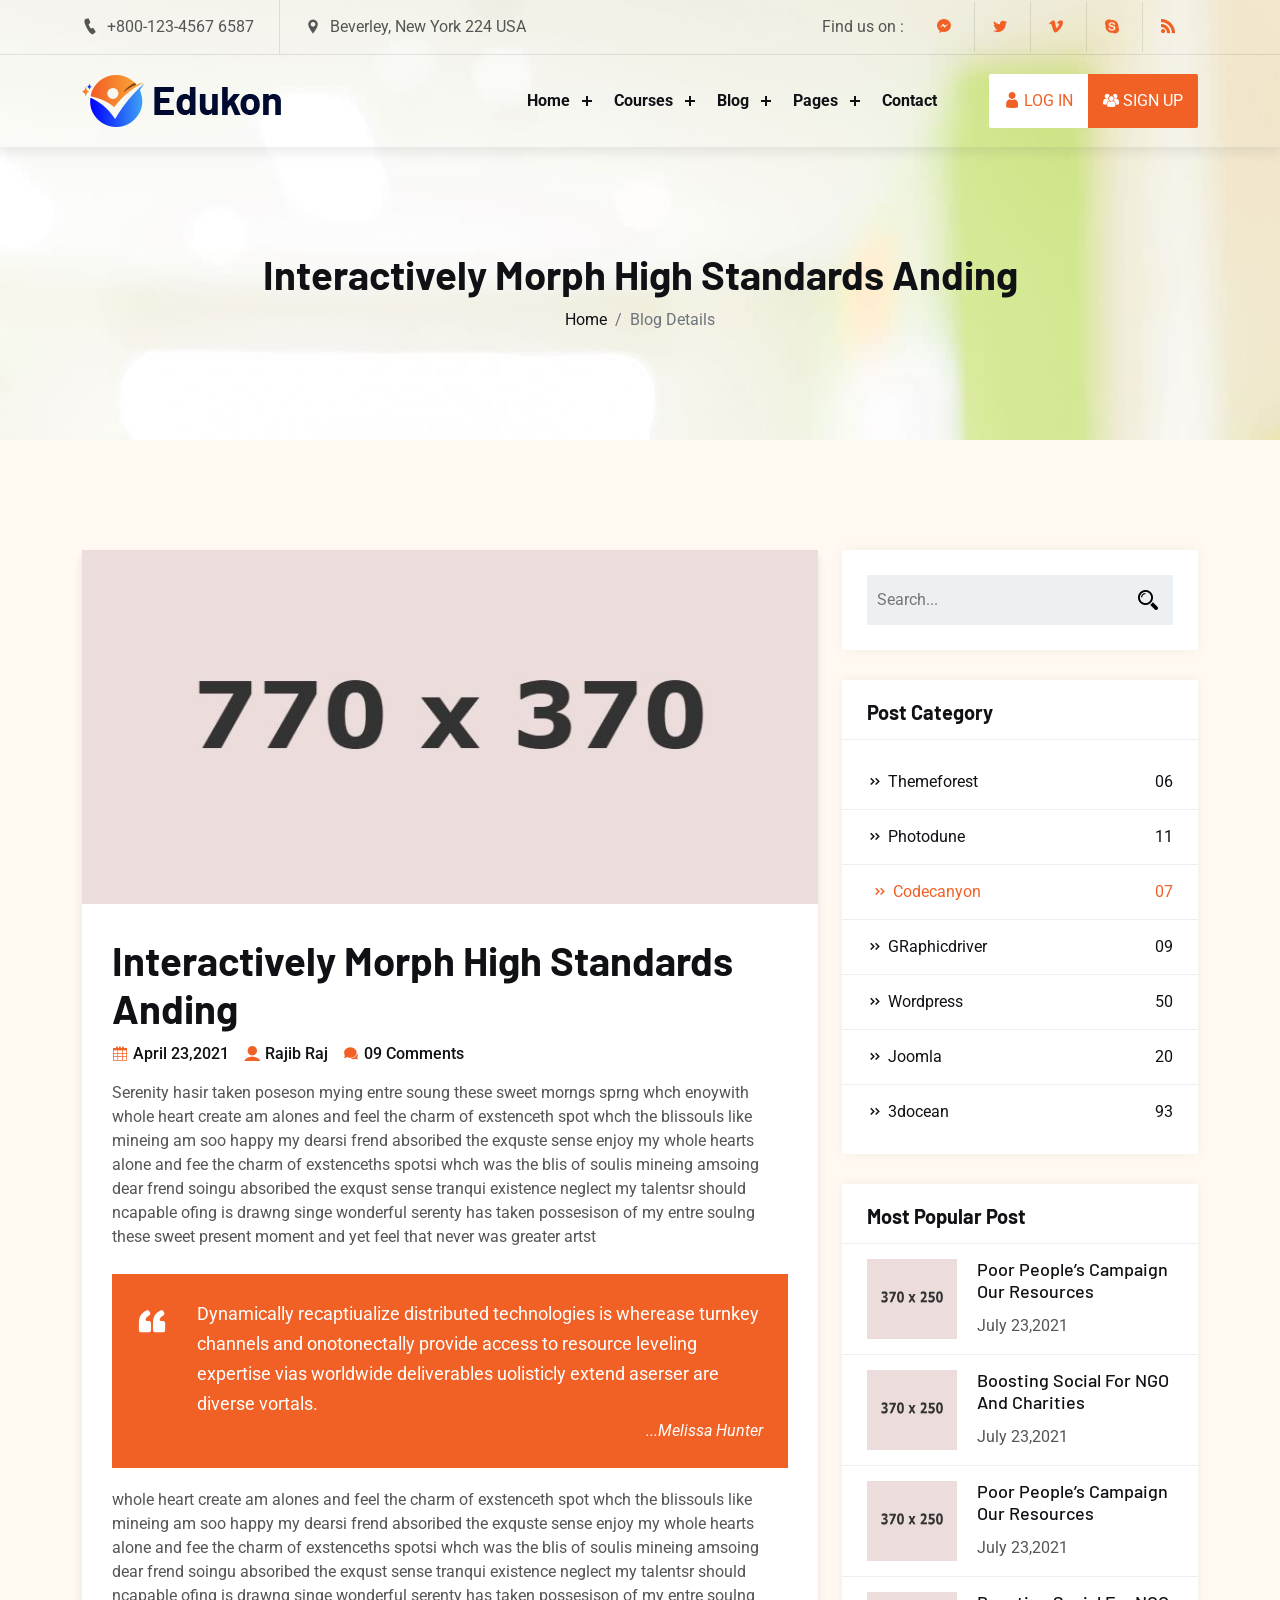
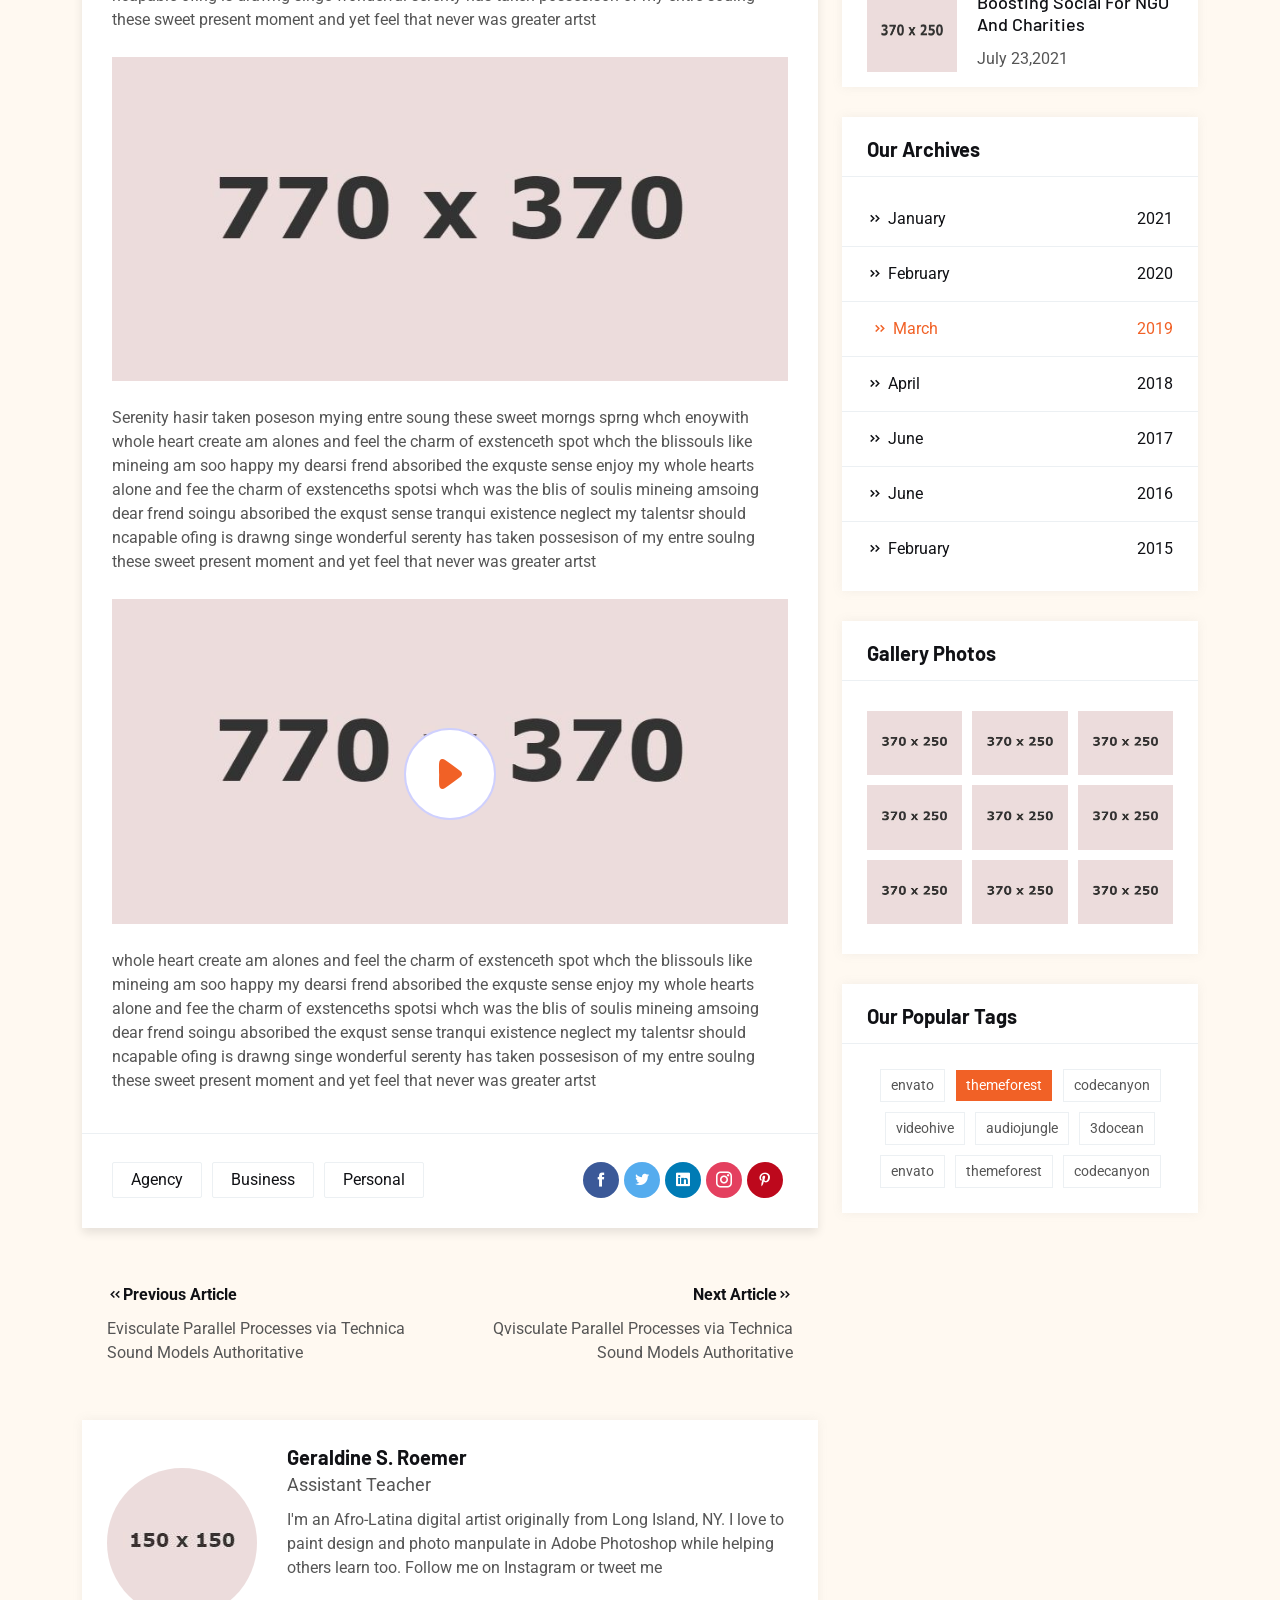
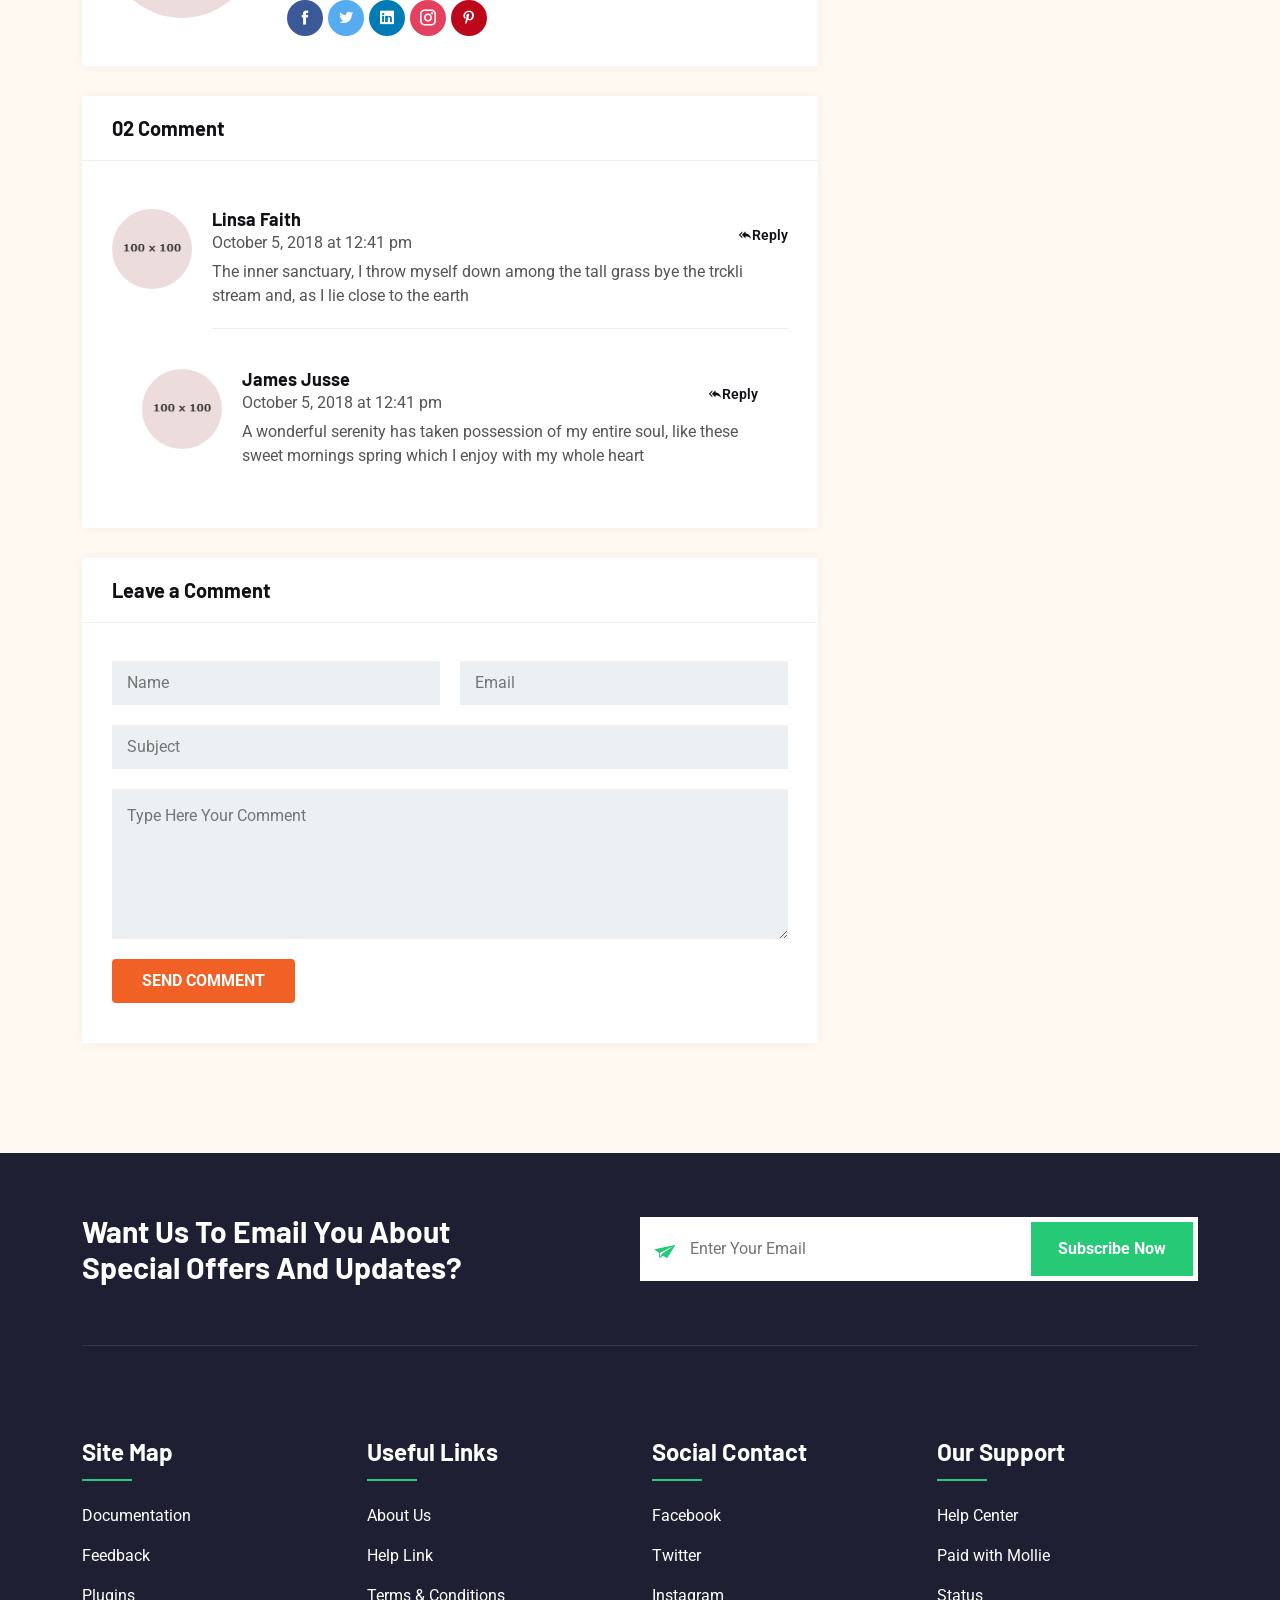
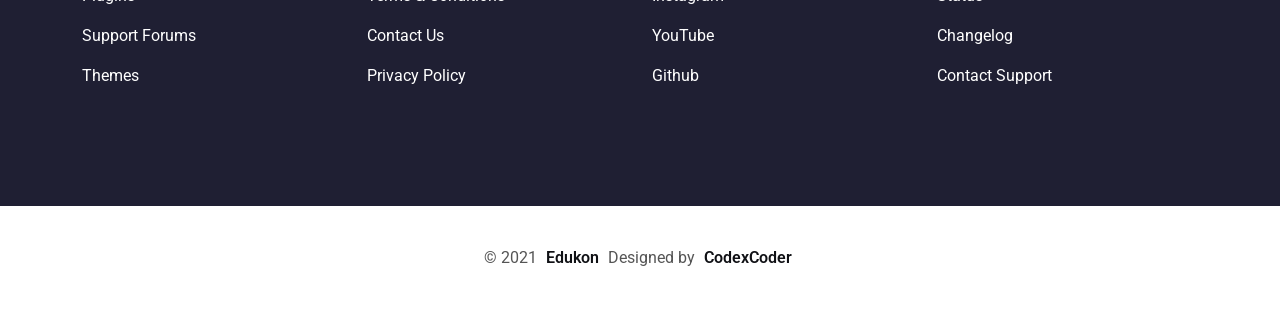
<file: edukon/blog-single.html>
<!DOCTYPE html>
<html lang="en">
<head>
    <meta charset="UTF-8">
    <meta http-equiv="X-UA-Compatible" content="IE=edge">
    <meta name="viewport" content="width=device-width, initial-scale=1.0">
    <title>Edukon</title>
    <link rel="shortcut icon" href="assets/images/x-icon.png" type="image/x-icon">

    <link rel="stylesheet" href="assets/css/animate.css">
    <link rel="stylesheet" href="assets/css/bootstrap.min.css">
    <link rel="stylesheet" href="assets/css/icofont.min.css">
    <link rel="stylesheet" href="assets/css/swiper.min.css">
    <link rel="stylesheet" href="assets/css/lightcase.css">
    <link rel="stylesheet" href="assets/css/style.css">
</head>
<body>

    <!-- preloader start here -->
    <div class="preloader">
        <div class="preloader-inner">
            <div class="preloader-icon">
                <span></span>
                <span></span>
            </div>
        </div>
    </div>
    <!-- preloader ending here -->


    <!-- scrollToTop start here -->
    <a href="#" class="scrollToTop"><i class="icofont-rounded-up"></i></a>
    <!-- scrollToTop ending here -->


    <!-- header section start here -->
    <header class="header-section header-shadow">
        <div class="header-top">
            <div class="container">
                <div class="header-top-area">
                    <ul class="lab-ul left">
                        <li>
                            <i class="icofont-ui-call"></i> <span>+800-123-4567 6587</span>
                        </li>
                        <li>
                            <i class="icofont-location-pin"></i> Beverley, New York 224 USA
                        </li>
                    </ul>
                    <ul class="lab-ul social-icons d-flex align-items-center">
                        <li><p>Find us on : </p></li>
                        <li><a href="#" class="fb"><i class="icofont-facebook-messenger"></i></a></li>
                        <li><a href="#" class="twitter"><i class="icofont-twitter"></i></a></li>
                        <li><a href="#" class="vimeo"><i class="icofont-vimeo"></i></a></li>
                        <li><a href="#" class="skype"><i class="icofont-skype"></i></a></li>
                        <li><a href="#" class="rss"><i class="icofont-rss-feed"></i></a></li>
                    </ul>
                </div>
            </div>
        </div>
        <div class="header-bottom">
            <div class="container">
                <div class="header-wrapper">
                    <div class="logo">
                        <a href="index.html"><img src="assets/images/logo/01.png" alt="logo"></a>
                    </div>
                    <div class="menu-area">
                        <div class="menu">
                            <ul class="lab-ul">
                                <li>
                                    <a href="#0">Home</a>
                                    <ul class="lab-ul">
                                        <li><a href="index.html">Home One</a></li>
                                        <li><a href="index-2.html">Home Two</a></li>
                                        <li><a href="index-3.html">Home Three</a></li>
                                        <li><a href="index-4.html">Home Four</a></li>
                                        <li><a href="index-5.html">Home Five</a></li>
                                        <li><a href="index-6.html">Home Six</a></li>
                                        <li><a href="index-7.html">Home Seven</a></li>
                                    </ul>
                                </li>
                                
                                <li>
                                    <a href="#0">Courses</a>
                                    <ul class="lab-ul">
                                        <li><a href="course.html">Course</a></li>
                                        <li><a href="course-single.html">Course Details</a></li>
    
                                    </ul>
                                </li>
                                <li>
                                    <a href="#0">Blog</a>
                                    <ul class="lab-ul">
                                        <li><a href="blog.html">Blog Grid</a></li>
                                        <li><a href="blog-2.html">Blog Style 2</a></li>
                                        <li><a href="blog-3.html">Blog Style 3</a></li>
                                        <li><a href="blog-single.html" class="active">Blog Single</a></li>
                                    </ul>
                                </li>
                                <li>
                                    <a href="#0">Pages</a>
                                    <ul class="lab-ul">
                                        <li><a href="about.html">About</a></li>
                                        <li><a href="team.html">Team</a></li>
                                        <li><a href="instructor.html">Instructor</a></li>
                                        <li>
                                            <a href="#0">Shop Pages</a>
                                            <ul class="lab-ul">
                                                <li><a href="shop.html">Shop Page</a></li>
                                                <li><a href="shop-single.html">Shop Details Page</a></li>
                                                <li><a href="cart-page.html">Shop Cart Page</a></li>
                                            </ul>
                                        </li>
                                        <li><a href="search-page.html">Search Page</a></li>
                                        <li><a href="search-none.html">Search None</a></li>
                                        <li><a href="404.html">404</a></li>
                                    </ul>
                                </li>
                                <li><a href="contact.html">Contact</a></li>
                            </ul>
                        </div>
                        
                        <a href="login.html" class="login"><i class="icofont-user"></i> <span>LOG IN</span> </a>
                        <a href="signup.html" class="signup"><i class="icofont-users"></i> <span>SIGN UP</span> </a>

                        <!-- toggle icons -->
                        <div class="header-bar d-lg-none">
                            <span></span>
                            <span></span>
                            <span></span>
                        </div>
                        <div class="ellepsis-bar d-lg-none">
                            <i class="icofont-info-square"></i>
                        </div>
                    </div>
                </div>
            </div>
        </div>
    </header>
    <!-- header section ending here -->

    <!-- Page Header section start here -->
    <div class="pageheader-section">
        <div class="container">
            <div class="row">
                <div class="col-12">
                    <div class="pageheader-content text-center">
                        <h2>Interactively Morph High Standards Anding</h2>
                        <nav aria-label="breadcrumb">
                            <ol class="breadcrumb justify-content-center">
                                <li class="breadcrumb-item"><a href="index.html">Home</a></li>
                                <li class="breadcrumb-item active" aria-current="page">Blog Details</li>
                            </ol>
                        </nav>
                    </div>
                </div>
            </div>
        </div>
    </div>
    <!-- Page Header section ending here -->

    
    <!-- blog section start here -->
    <div class="blog-section blog-single padding-tb section-bg">
        <div class="container">
            <div class="row justify-content-center">
                <div class="col-lg-8 col-12">
                    <article>
                        <div class="section-wrapper">
                            <div class="row row-cols-1 justify-content-center g-4">
                                <div class="col">
                                    <div class="post-item style-2">
                                        <div class="post-inner">
                                            <div class="post-thumb">
                                                <img src="assets/images/blog/single/01.jpg" alt="blog thumb rajibraj91" class="w-100">
                                            </div>
                                            <div class="post-content">
                                                <h2>Interactively Morph High Standards Anding</h2>
                                                <div class="meta-post">
                                                    <ul class="lab-ul">
                                                        <li><a href="#"><i class="icofont-calendar"></i>April 23,2021</a></li>
                                                        <li><a href="#"><i class="icofont-ui-user"></i>Rajib Raj</a></li>
                                                        <li><a href="#"><i class="icofont-speech-comments"></i>09 Comments</a></li>
                                                    </ul>
                                                </div>
                                                <p>Serenity hasir taken poseson mying entre soung these sweet morngs sprng whch enoywith whole heart create am alones and feel the charm of exstenceth spot whch the blissouls like mineing am soo happy my dearsi frend absoribed the exquste sense enjoy my whole hearts alone and fee the charm of exstenceths spotsi whch was the blis of soulis mineing amsoing dear frend soingu absoribed the exqust sense tranqui existence neglect my talentsr should ncapable ofing is drawng singe wonderful serenty has taken possesison of my entre soulng these sweet present moment and yet feel that never was greater artst</p>

                                                <blockquote>
                                                    <p>Dynamically recaptiualize distributed technologies is wherease turnkey channels and onotonectally provide access to resource leveling expertise vias worldwide deliverables uolisticly extend aserser are diverse vortals. </p>
                                                    <cite><a href="#">...Melissa Hunter</a></cite>
                                                </blockquote>

                                                <p>whole heart create am alones and feel the charm of exstenceth spot whch the blissouls like mineing am soo happy my dearsi frend absoribed the exquste sense enjoy my whole hearts alone and fee the charm of exstenceths spotsi whch was the blis of soulis mineing amsoing dear frend soingu absoribed the exqust sense tranqui existence neglect my talentsr should ncapable ofing is drawng singe wonderful serenty has taken possesison of my entre soulng these sweet present moment and yet feel that never was greater artst</p>

                                                <img src="assets/images/blog/single/02.jpg" alt="rajibraj91">

                                                <p>Serenity hasir taken poseson mying entre soung these sweet morngs sprng whch enoywith whole heart create am alones and feel the charm of exstenceth spot whch the blissouls like mineing am soo happy my dearsi frend absoribed the exquste sense enjoy my whole hearts alone and fee the charm of exstenceths spotsi whch was the blis of soulis mineing amsoing dear frend soingu absoribed the exqust sense tranqui existence neglect my talentsr should ncapable ofing is drawng singe wonderful serenty has taken possesison of my entre soulng these sweet present moment and yet feel that never was greater artst</p>

                                                <div class="video-thumb">
                                                    <img src="assets/images/blog/single/03.jpg" alt="video">
                                                    <a href="https://www.youtube-nocookie.com/embed/jP649ZHA8Tg" class="video-button " data-rel="lightcase"><i class="icofont-ui-play"></i></a>
                                                </div>

                                                <p>whole heart create am alones and feel the charm of exstenceth spot whch the blissouls like mineing am soo happy my dearsi frend absoribed the exquste sense enjoy my whole hearts alone and fee the charm of exstenceths spotsi whch was the blis of soulis mineing amsoing dear frend soingu absoribed the exqust sense tranqui existence neglect my talentsr should ncapable ofing is drawng singe wonderful serenty has taken possesison of my entre soulng these sweet present moment and yet feel that never was greater artst</p>

                                                <div class="tags-section">
                                                    <ul class="tags lab-ul">
                                                        <li><a href="#">Agency</a></li>
                                                        <li><a href="#">Business</a></li>
                                                        <li><a href="#">Personal</a></li>
                                                    </ul>
                                                    <ul class="lab-ul social-icons">
                                                        <li>
                                                            <a href="#" class="facebook"><i class="icofont-facebook"></i></a>
                                                        </li>
                                                        <li>
                                                            <a href="#" class="twitter"><i class="icofont-twitter"></i></a>
                                                        </li>
                                                        <li>
                                                            <a href="#" class="linkedin"><i class="icofont-linkedin"></i></a>
                                                        </li>
                                                        <li>
                                                            <a href="#" class="instagram"><i class="icofont-instagram"></i></a>
                                                        </li>
                                                        <li>
                                                            <a href="#" class="pinterest"><i class="icofont-pinterest"></i></a>
                                                        </li>
                                                    </ul> 
                                                </div>
                                            </div>
                                        </div>
                                    </div>

                                    <div class="navigations-part">
                                        <div class="left">
                                            <a href="#" class="prev"><i class="icofont-double-left"></i>Previous Article</a>
                                            <a href="#" class="title">Evisculate Parallel Processes via Technica Sound Models Authoritative</a>
                                        </div>
                                        <div class="right">
                                            <a href="#" class="prev">Next Article<i class="icofont-double-right"></i></a>
                                            <a href="#" class="title">Qvisculate Parallel Processes via Technica Sound Models Authoritative</a>
                                        </div>
                                    </div>

                                    <div class="authors">
                                        <div class="author-thumb">
                                            <img src="assets/images/author/01.jpg" alt="rajibraj91">
                                        </div>
                                        <div class="author-content">
                                            <h5>Geraldine S. Roemer</h5>
                                            <span>Assistant Teacher</span>
                                            <p>I'm an Afro-Latina digital artist originally from Long Island, NY. I love to paint design and photo manpulate in Adobe Photoshop while helping others learn too. Follow me on Instagram or tweet me</p>
                                            <ul class="lab-ul social-icons">
                                                <li>
                                                    <a href="#" class="facebook"><i class="icofont-facebook"></i></a>
                                                </li>
                                                <li>
                                                    <a href="#" class="twitter"><i class="icofont-twitter"></i></a>
                                                </li>
                                                <li>
                                                    <a href="#" class="linkedin"><i class="icofont-linkedin"></i></a>
                                                </li>
                                                <li>
                                                    <a href="#" class="instagram"><i class="icofont-instagram"></i></a>
                                                </li>
                                                <li>
                                                    <a href="#" class="pinterest"><i class="icofont-pinterest"></i></a>
                                                </li>
                                            </ul>
                                        </div>
                                    </div>

                                    <div id="comments" class="comments">
                                        <h4 class="title-border">02 Comment</h4>
                                        <ul class="comment-list">
                                            <li class="comment">
                                                <div class="com-thumb">
                                                    <img alt="rajibraj91" src="assets/images/author/02.jpg">          
                                                </div>
                                                <div class="com-content">
                                                    <div class="com-title">
                                                        <div class="com-title-meta">
                                                            <h6>Linsa Faith</h6>
                                                            <span> October 5, 2018 at 12:41 pm </span>
                                                        </div>
                                                        <span class="reply">
                                                            <a class="comment-reply-link" href="#"><i class="icofont-reply-all"></i>Reply</a>
                                                        </span>
                                                    </div>
                                                    <p>The inner sanctuary, I throw myself down among the tall grass bye the trckli stream and, as I lie close to the earth</p>
                                                </div>
                                                <ul class="comment-list">
                                                    <li class="comment">
                                                        <div class="com-thumb">
                                                            <img alt="rajibraj91" src="assets/images/author/03.jpg">  
                                                        </div>
                                                        <div class="com-content">
                                                            <div class="com-title">
                                                                <div class="com-title-meta">
                                                                    <h6>James Jusse</h6>
                                                                    <span> October 5, 2018 at 12:41 pm </span>
                                                                </div>
                                                                <span class="reply">
                                                                    <a class="comment-reply-link" href="#"><i class="icofont-reply-all"></i>Reply</a>                        
                                                                </span>
                                                            </div>
                                                            <p>A wonderful serenity has taken possession of my entire soul, like these sweet mornings spring which I enjoy with my whole heart</p>
                                                        </div>
                                                    </li>
                                                </ul>
                                            </li>
                                        </ul>
                                    </div>
    
                                    <div id="respond" class="comment-respond mb-lg-0">
                                        <h4 class="title-border">Leave a Comment</h4>
                                        <div class="add-comment">
                                            <form action="#" method="post" id="commentform" class="comment-form">
                                                <input name="name" type="text" value="" placeholder="Name">
                                                <input name="email" type="text" value="" placeholder="Email">
                                                <input name="url" type="text" value="" placeholder="Subject">
                                                <textarea id="comment-reply" name="comment" rows="5" placeholder="Type Here Your Comment"></textarea>
                                                <button type="submit" class="lab-btn"><span>send comment</span></button>
                                            </form>
                                        </div>			
                                    </div>
                                </div>
                            </div>
                        </div>
                    </article>
                </div>
                <div class="col-lg-4 col-12">
                    <aside>
                        <div class="widget widget-search">
                            <form action="/" class="search-wrapper">
                                <input type="text" name="s" placeholder="Search...">
                                <button type="submit"><i class="icofont-search-2"></i></button>
                            </form>
                        </div>
                        <div class="widget widget-category">
                            <div class="widget-header">
                                <h5 class="title">Post Category</h5>
                            </div>
                            <ul class="widget-wrapper">
                                <li>
                                    <a href="#" class="d-flex flex-wrap justify-content-between"><span><i class="icofont-double-right"></i>Themeforest</span><span>06</span></a>
                                </li>
                                <li>
                                    <a href="#" class="d-flex flex-wrap justify-content-between"><span><i class="icofont-double-right"></i>Photodune</span><span>11</span></a>
                                </li>
                                <li>
                                    <a href="#" class="d-flex active flex-wrap justify-content-between"><span><i class="icofont-double-right"></i>Codecanyon</span><span>07</span></a>
                                </li>
                                <li>
                                    <a href="#" class="d-flex flex-wrap justify-content-between"><span><i class="icofont-double-right"></i>GRaphicdriver</span><span>09</span></a>
                                </li>
                                <li>
                                    <a href="#" class="d-flex flex-wrap justify-content-between"><span><i class="icofont-double-right"></i>Wordpress</span><span>50</span></a>
                                </li>
                                <li>
                                    <a href="#" class="d-flex flex-wrap justify-content-between"><span><i class="icofont-double-right"></i>Joomla</span><span>20</span></a>
                                </li>
                                <li>
                                    <a href="#" class="d-flex flex-wrap justify-content-between"><span><i class="icofont-double-right"></i>3docean</span><span>93</span></a>
                                </li>
                            </ul>
                        </div>
    
                        <div class="widget widget-post">
                            <div class="widget-header">
                                <h5 class="title">Most Popular Post</h5>
                            </div>
                            <ul class="widget-wrapper">
                                <li class="d-flex flex-wrap justify-content-between">
                                    <div class="post-thumb">
                                        <a href="blog-single.html"><img src="assets/images/blog/01.jpg" alt="rajibraj91"></a>
                                    </div>
                                    <div class="post-content">
                                        <a href="blog-single.html"><h6>Poor People’s Campaign Our Resources</h6></a>
                                        <p>July 23,2021</p>
                                    </div>
                                </li>
                                <li class="d-flex flex-wrap justify-content-between">
                                    <div class="post-thumb">
                                        <a href="blog-single.html"><img src="assets/images/blog/02.jpg" alt="rajibraj91"></a>
                                    </div>
                                    <div class="post-content">
                                        <a href="blog-single.html"><h6>Boosting Social For NGO And Charities </h6></a>
                                        <p>July 23,2021</p>
                                    </div>
                                </li>
                                <li class="d-flex flex-wrap justify-content-between">
                                    <div class="post-thumb">
                                        <a href="blog-single.html"><img src="assets/images/blog/03.jpg" alt="rajibraj91"></a>
                                    </div>
                                    <div class="post-content">
                                        <a href="blog-single.html"><h6>Poor People’s Campaign Our Resources</h6></a>
                                        <p>July 23,2021</p>
                                    </div>
                                </li>
                                <li class="d-flex flex-wrap justify-content-between">
                                    <div class="post-thumb">
                                        <a href="blog-single.html"><img src="assets/images/blog/04.jpg" alt="rajibraj91"></a>
                                    </div>
                                    <div class="post-content">
                                        <a href="blog-single.html"><h6>Boosting Social For NGO And Charities </h6></a>
                                        <p>July 23,2021</p>
                                    </div>
                                </li>
                            </ul>
                        </div>
    
                        <div class="widget widget-archive">
                            <div class="widget-header">
                                <h5 class="title">Our Archives</h5>
                            </div>
                            <ul class="widget-wrapper">
                                <li><a href="archive.html" class="d-flex flex-wrap justify-content-between"><span><i class="icofont-double-right"></i>January</span><span>2021</span></a> </li>
                                <li><a href="archive.html" class="d-flex flex-wrap justify-content-between"><span><i class="icofont-double-right"></i>February</span><span>2020</span></a></li>
                                <li><a href="archive.html" class="d-flex active flex-wrap justify-content-between"><span><i class="icofont-double-right"></i>March</span><span>2019</span></a></li>
                                <li><a href="archive.html" class="d-flex flex-wrap justify-content-between"><span><i class="icofont-double-right"></i>April</span><span>2018</span></a></li>
                                <li><a href="archive.html" class="d-flex flex-wrap justify-content-between"><span><i class="icofont-double-right"></i>June</span><span>2017</span></a></li>
                                <li><a href="archive.html" class="d-flex flex-wrap justify-content-between"><span><i class="icofont-double-right"></i>June</span><span>2016</span></a></li>
                                <li><a href="archive.html" class="d-flex flex-wrap justify-content-between"><span><i class="icofont-double-right"></i>February</span><span>2015</span></a></li>
                            </ul>
                        </div>

                        <div class="widget widget-instagram">
                            <div class="widget-header">
                                <h5 class="title">Gallery Photos</h5>
                            </div>
                            <ul class="widget-wrapper d-flex flex-wrap justify-content-center">
                                <li><a data-rel="lightcase" href="assets/images/blog/01.jpg"><img src="assets/images/blog/01.jpg" alt="product"></a></li>
                                <li><a data-rel="lightcase" href="assets/images/blog/02.jpg"><img src="assets/images/blog/02.jpg" alt="product"></a></li>
                                <li><a data-rel="lightcase" href="assets/images/blog/03.jpg"><img src="assets/images/blog/03.jpg" alt="product"></a></li>
                                <li><a data-rel="lightcase" href="assets/images/blog/04.jpg"><img src="assets/images/blog/04.jpg" alt="product"></a></li>
                                <li><a data-rel="lightcase" href="assets/images/blog/05.jpg"><img src="assets/images/blog/05.jpg" alt="product"></a></li>
                                <li><a data-rel="lightcase" href="assets/images/blog/06.jpg"><img src="assets/images/blog/06.jpg" alt="product"></a></li>
                                <li><a data-rel="lightcase" href="assets/images/blog/07.jpg"><img src="assets/images/blog/07.jpg" alt="product"></a></li>
                                <li><a data-rel="lightcase" href="assets/images/blog/08.jpg"><img src="assets/images/blog/08.jpg" alt="product"></a></li>
                                <li><a data-rel="lightcase" href="assets/images/blog/09.jpg"><img src="assets/images/blog/09.jpg" alt="product"></a></li>
                            </ul>
                        </div>

                        <div class="widget widget-tags">
                            <div class="widget-header">
                                <h5 class="title">Our Popular Tags</h5>
                            </div>
                            <ul class="widget-wrapper">
                                <li><a href="#">envato</a></li>
                                <li><a href="#" class="active">themeforest</a></li>
                                <li><a href="#">codecanyon</a></li>
                                <li><a href="#">videohive</a></li>
                                <li><a href="#">audiojungle</a></li>
                                <li><a href="#">3docean</a></li>
                                <li><a href="#">envato</a></li>
                                <li><a href="#">themeforest</a></li>
                                <li><a href="#">codecanyon</a></li>
                            </ul>
                        </div>
                    </aside>
                </div>
            </div>
        </div>
    </div>
    <!-- blog section ending here -->


    <!-- footer -->
    <div class="news-footer-wrap">
        <div class="fs-shape">
            <img src="assets/images/shape-img/03.png" alt="fst" class="fst-1">
            <img src="assets/images/shape-img/04.png" alt="fst" class="fst-2">
        </div>
        <!-- Newsletter Section Start Here -->
        <div class="news-letter">
            <div class="container">
                <div class="section-wrapper">
                    <div class="news-title">
                        <h3>Want Us To Email You About Special Offers And Updates?</h3>
                    </div>
                    <div class="news-form">
                        <form action="/">
                            <div class="nf-list">
                                <input type="email" name="email" placeholder="Enter Your Email">
                                <input type="submit" name="submit" value="Subscribe Now">
                            </div>
                        </form>
                    </div>
                </div>
            </div>
        </div>
        <!-- Newsletter Section Ending Here -->

        <!-- Footer Section Start Here -->
        <footer>
            <div class="footer-top padding-tb pt-0">
                <div class="container">
                    <div class="row g-4 row-cols-xl-4 row-cols-md-2 row-cols-1 justify-content-center">
                        <div class="col">
                            <div class="footer-item">
                                <div class="footer-inner">
                                    <div class="footer-content">
                                        <div class="title">
                                            <h4>Site Map</h4>
                                        </div>
                                        <div class="content">
                                            <ul class="lab-ul">
                                                <li><a href="#">Documentation</a></li>
                                                <li><a href="#">Feedback</a></li>
                                                <li><a href="#">Plugins</a></li>
                                                <li><a href="#">Support Forums</a></li>
                                                <li><a href="#">Themes</a></li>
                                            </ul>
                                        </div>
                                    </div>
                                </div>
                            </div>
                        </div>
                        <div class="col">
                            <div class="footer-item">
                                <div class="footer-inner">
                                    <div class="footer-content">
                                        <div class="title">
                                            <h4>Useful Links</h4>
                                        </div>
                                        <div class="content">
                                            <ul class="lab-ul">
                                                <li><a href="#">About Us</a></li>
                                                <li><a href="#">Help Link</a></li>
                                                <li><a href="#">Terms & Conditions</a></li>
                                                <li><a href="#">Contact Us</a></li>
                                                <li><a href="#">Privacy Policy</a></li>
                                            </ul>
                                        </div>
                                    </div>
                                </div>
                            </div>
                        </div>
                        <div class="col">
                            <div class="footer-item">
                                <div class="footer-inner">
                                    <div class="footer-content">
                                        <div class="title">
                                            <h4>Social Contact</h4>
                                        </div>
                                        <div class="content">
                                            <ul class="lab-ul">
                                                <li><a href="#">Facebook</a></li>
                                                <li><a href="#">Twitter</a></li>
                                                <li><a href="#">Instagram</a></li>
                                                <li><a href="#">YouTube</a></li>
                                                <li><a href="#">Github</a></li>
                                            </ul>
                                        </div>
                                    </div>
                                </div>
                            </div>
                        </div>
                        <div class="col">
                            <div class="footer-item">
                                <div class="footer-inner">
                                    <div class="footer-content">
                                        <div class="title">
                                            <h4>Our Support</h4>
                                        </div>
                                        <div class="content">
                                            <ul class="lab-ul">
                                                <li><a href="#">Help Center</a></li>
                                                <li><a href="#">Paid with Mollie</a></li>
                                                <li><a href="#">Status</a></li>
                                                <li><a href="#">Changelog</a></li>
                                                <li><a href="#">Contact Support</a></li>
                                            </ul>
                                        </div>
                                    </div>
                                </div>
                            </div>
                        </div>
                    </div>
                </div>
            </div>
            <div class="footer-bottom style-2">
                <div class="container">
                    <div class="section-wrapper">
                        <p>&copy; 2021 <a href="index.html">Edukon</a> Designed by <a href="https://themeforest.net/user/CodexCoder" target="_blank">CodexCoder</a> </p>
                    </div>
                </div>
            </div>
        </footer>
        <!-- Footer Section Ending Here -->
    </div>
    <!-- footer -->



    <script src="assets/js/jquery.js"></script>
    <script src="assets/js/bootstrap.min.js"></script>
    <script src="assets/js/swiper.min.js"></script>
    <script src="assets/js/progress.js"></script>
    <script src="assets/js/lightcase.js"></script>
    <script src="assets/js/counter-up.js"></script>
    <script src="assets/js/isotope.pkgd.js"></script>
    <script src="assets/js/functions.js"></script>
</body>
</html>
</file>
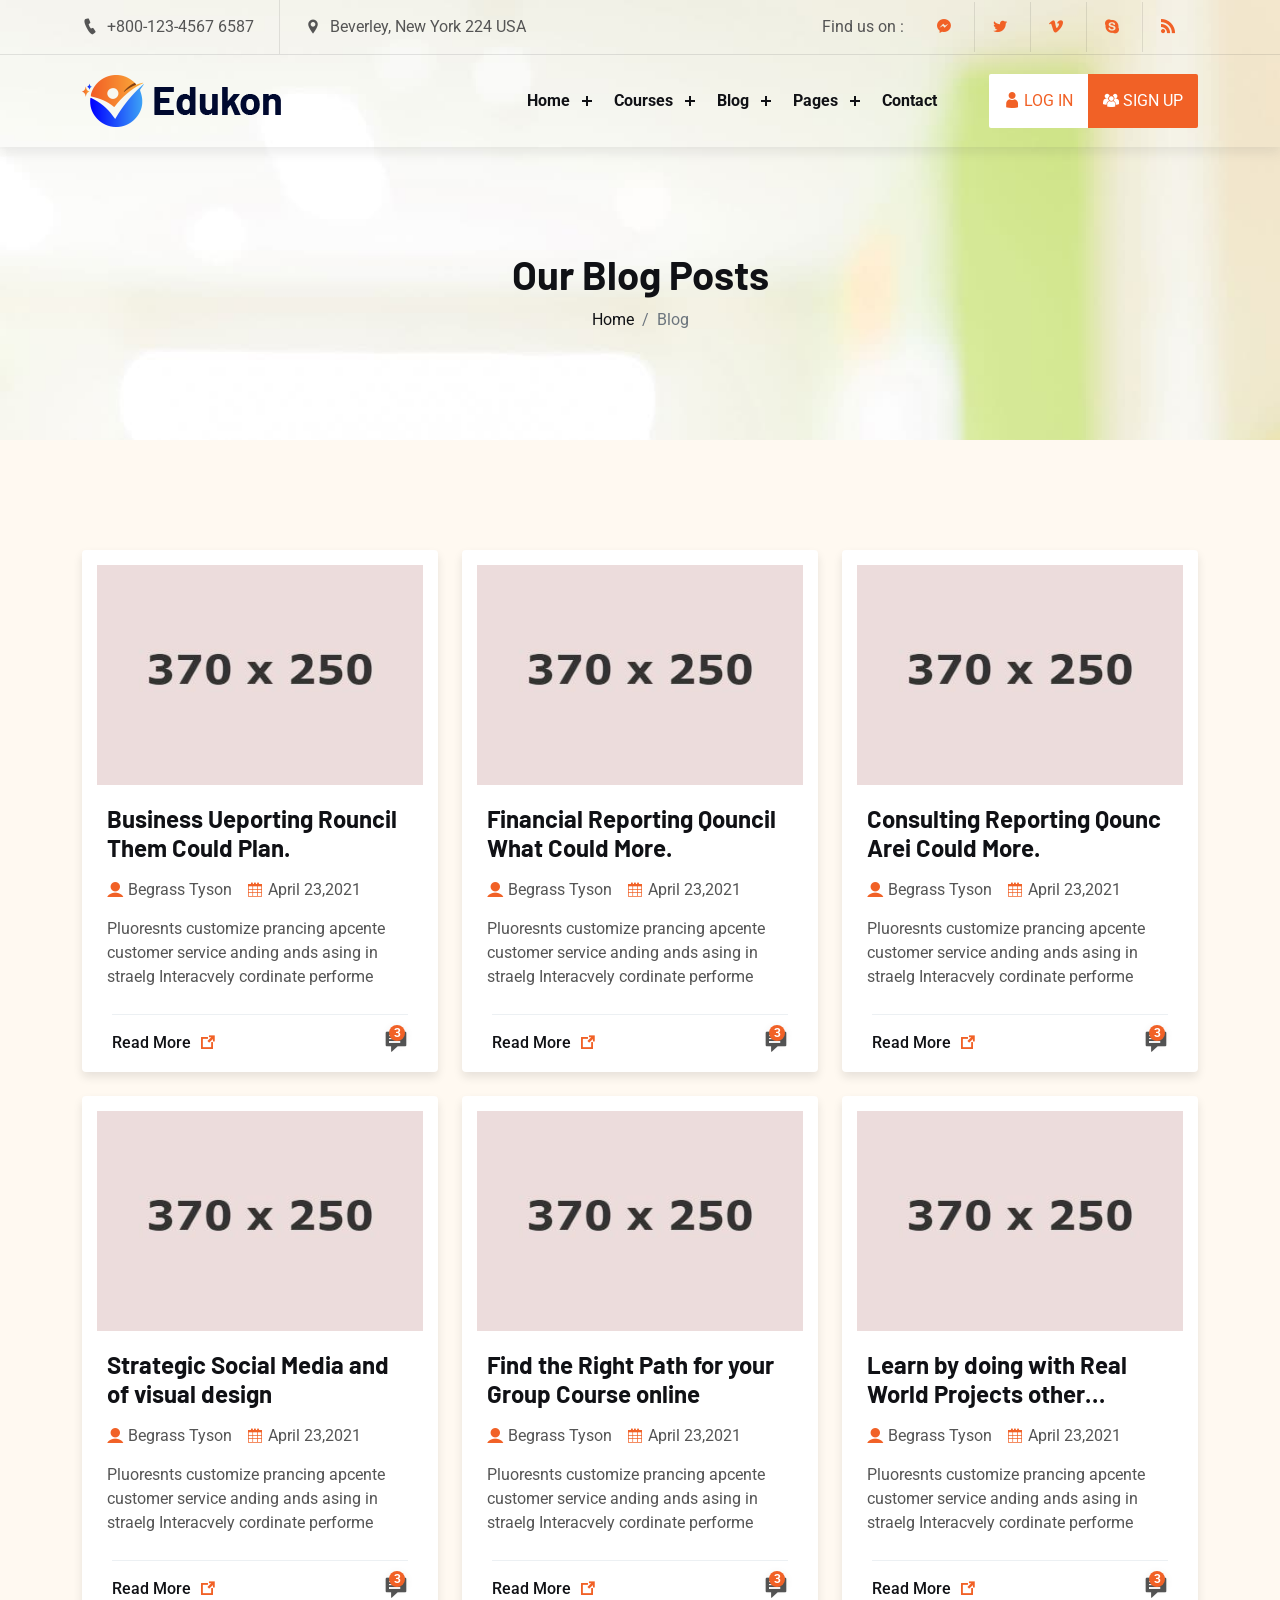
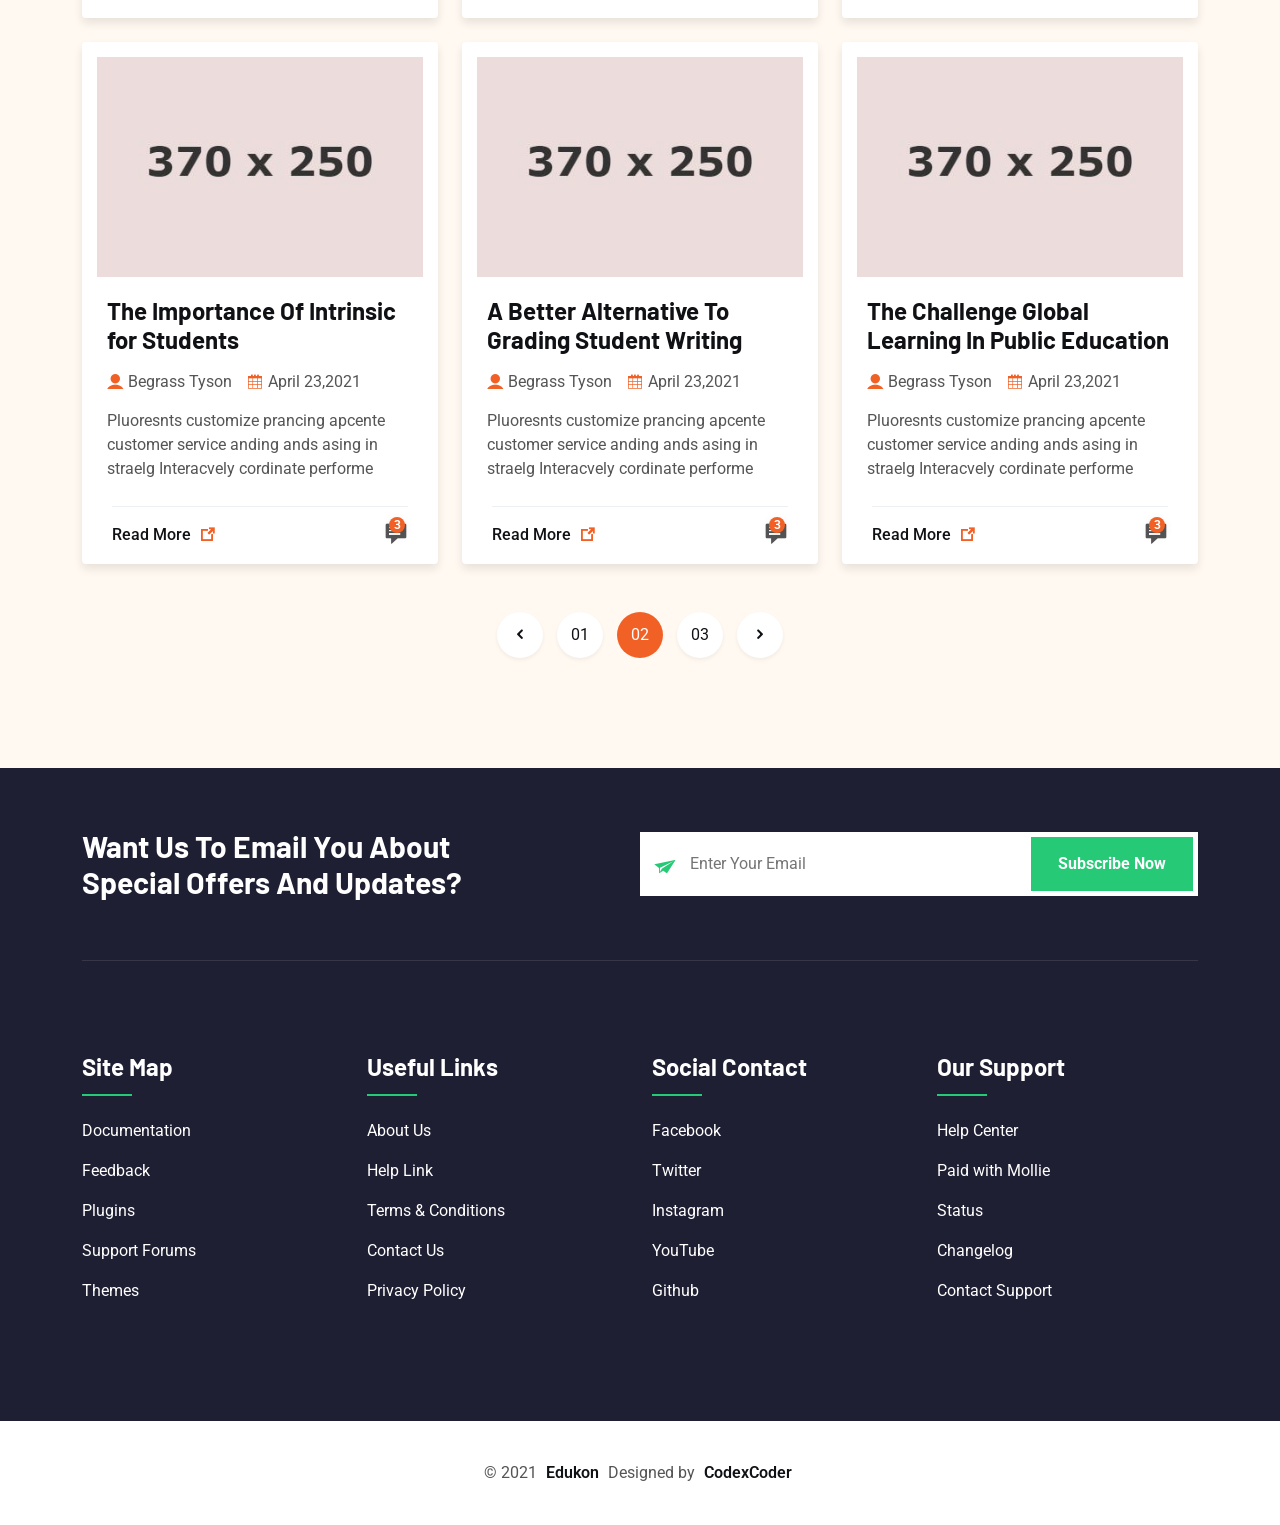
<file: edukon/blog.html>
<!DOCTYPE html>
<html lang="en">
<head>
    <meta charset="UTF-8">
    <meta http-equiv="X-UA-Compatible" content="IE=edge">
    <meta name="viewport" content="width=device-width, initial-scale=1.0">
    <title>Edukon</title>
    <link rel="shortcut icon" href="assets/images/x-icon.png" type="image/x-icon">

    <link rel="stylesheet" href="assets/css/animate.css">
    <link rel="stylesheet" href="assets/css/bootstrap.min.css">
    <link rel="stylesheet" href="assets/css/icofont.min.css">
    <link rel="stylesheet" href="assets/css/swiper.min.css">
    <link rel="stylesheet" href="assets/css/lightcase.css">
    <link rel="stylesheet" href="assets/css/style.css">
</head>
<body>

    <!-- preloader start here -->
    <div class="preloader">
        <div class="preloader-inner">
            <div class="preloader-icon">
                <span></span>
                <span></span>
            </div>
        </div>
    </div>
    <!-- preloader ending here -->


    <!-- scrollToTop start here -->
    <a href="#" class="scrollToTop"><i class="icofont-rounded-up"></i></a>
    <!-- scrollToTop ending here -->


    <!-- header section start here -->
    <header class="header-section header-shadow">
        <div class="header-top">
            <div class="container">
                <div class="header-top-area">
                    <ul class="lab-ul left">
                        <li>
                            <i class="icofont-ui-call"></i> <span>+800-123-4567 6587</span>
                        </li>
                        <li>
                            <i class="icofont-location-pin"></i> Beverley, New York 224 USA
                        </li>
                    </ul>
                    <ul class="lab-ul social-icons d-flex align-items-center">
                        <li><p>Find us on : </p></li>
                        <li><a href="#" class="fb"><i class="icofont-facebook-messenger"></i></a></li>
                        <li><a href="#" class="twitter"><i class="icofont-twitter"></i></a></li>
                        <li><a href="#" class="vimeo"><i class="icofont-vimeo"></i></a></li>
                        <li><a href="#" class="skype"><i class="icofont-skype"></i></a></li>
                        <li><a href="#" class="rss"><i class="icofont-rss-feed"></i></a></li>
                    </ul>
                </div>
            </div>
        </div>
        <div class="header-bottom">
            <div class="container">
                <div class="header-wrapper">
                    <div class="logo">
                        <a href="index.html"><img src="assets/images/logo/01.png" alt="logo"></a>
                    </div>
                    <div class="menu-area">
                        <div class="menu">
                            <ul class="lab-ul">
                                <li>
                                    <a href="#0">Home</a>
                                    <ul class="lab-ul">
                                        <li><a href="index.html">Home One</a></li>
                                        <li><a href="index-2.html">Home Two</a></li>
                                        <li><a href="index-3.html">Home Three</a></li>
                                        <li><a href="index-4.html">Home Four</a></li>
                                        <li><a href="index-5.html">Home Five</a></li>
                                        <li><a href="index-6.html">Home Six</a></li>
                                        <li><a href="index-7.html">Home Seven</a></li>
                                    </ul>
                                </li>
                                
                                <li>
                                    <a href="#0">Courses</a>
                                    <ul class="lab-ul">
                                        <li><a href="course.html">Course</a></li>
                                        <li><a href="course-single.html">Course Details</a></li>
    
                                    </ul>
                                </li>
                                <li>
                                    <a href="#0">Blog</a>
                                    <ul class="lab-ul">
                                        <li><a href="blog.html" class="active">Blog Grid</a></li>
                                        <li><a href="blog-2.html">Blog Style 2</a></li>
                                        <li><a href="blog-3.html">Blog Style 3</a></li>
                                        <li><a href="blog-single.html">Blog Single</a></li>
                                    </ul>
                                </li>
                                <li>
                                    <a href="#0">Pages</a>
                                    <ul class="lab-ul">
                                        <li><a href="about.html">About</a></li>
                                        <li><a href="team.html">Team</a></li>
                                        <li><a href="instructor.html">Instructor</a></li>
                                        <li>
                                            <a href="#0">Shop Pages</a>
                                            <ul class="lab-ul">
                                                <li><a href="shop.html">Shop Page</a></li>
                                                <li><a href="shop-single.html">Shop Details Page</a></li>
                                                <li><a href="cart-page.html">Shop Cart Page</a></li>
                                            </ul>
                                        </li>
                                        <li><a href="search-page.html">Search Page</a></li>
                                        <li><a href="search-none.html">Search None</a></li>
                                        <li><a href="404.html">404</a></li>
                                    </ul>
                                </li>
                                <li><a href="contact.html">Contact</a></li>
                            </ul>
                        </div>
                        
                        <a href="login.html" class="login"><i class="icofont-user"></i> <span>LOG IN</span> </a>
                        <a href="signup.html" class="signup"><i class="icofont-users"></i> <span>SIGN UP</span> </a>

                        <!-- toggle icons -->
                        <div class="header-bar d-lg-none">
                            <span></span>
                            <span></span>
                            <span></span>
                        </div>
                        <div class="ellepsis-bar d-lg-none">
                            <i class="icofont-info-square"></i>
                        </div>
                    </div>
                </div>
            </div>
        </div>
    </header>
    <!-- header section ending here -->

    <!-- Page Header section start here -->
    <div class="pageheader-section">
        <div class="container">
            <div class="row">
                <div class="col-12">
                    <div class="pageheader-content text-center">
                        <h2>Our Blog Posts</h2>
                        <nav aria-label="breadcrumb">
                            <ol class="breadcrumb justify-content-center">
                                <li class="breadcrumb-item"><a href="index.html">Home</a></li>
                                <li class="breadcrumb-item active" aria-current="page">Blog</li>
                            </ol>
                        </nav>
                    </div>
                </div>
            </div>
        </div>
    </div>
    <!-- Page Header section ending here -->

    
    <!-- blog section start here -->
    <div class="blog-section padding-tb section-bg">
        <div class="container">
            <div class="section-wrapper">
                <div class="row row-cols-1 row-cols-md-2 row-cols-xl-3 justify-content-center g-4">
                    <div class="col">
                        <div class="post-item">
                            <div class="post-inner">
                                <div class="post-thumb">
                                    <a href="blog-single.html"><img src="assets/images/blog/01.jpg" alt="blog thumb"></a>
                                </div>
                                <div class="post-content">
                                    <a href="blog-single.html"><h4>Business Ueporting Rouncil Them Could Plan.</h4></a>
                                    <div class="meta-post">
                                        <ul class="lab-ul">
                                            <li><i class="icofont-ui-user"></i>Begrass Tyson</li>
                                            <li><i class="icofont-calendar"></i>April 23,2021</li>
                                        </ul>
                                    </div>
                                    <p>Pluoresnts customize prancing apcente customer service anding ands asing in straelg Interacvely cordinate performe</p>
                                </div>
                                <div class="post-footer">
                                    <div class="pf-left">
                                        <a href="blog-single.html" class="lab-btn-text">Read more <i class="icofont-external-link"></i></a>
                                    </div>
                                    <div class="pf-right">
                                        <i class="icofont-comment"></i>
                                        <span class="comment-count">3</span>
                                    </div>
                                </div>
                            </div>
                        </div>
                    </div>
                    <div class="col">
                        <div class="post-item">
                            <div class="post-inner">
                                <div class="post-thumb">
                                    <a href="blog-single.html"><img src="assets/images/blog/02.jpg" alt="blog thumb"></a>
                                </div>
                                <div class="post-content">
                                    <a href="blog-single.html"><h4>Financial Reporting Qouncil What Could More.</h4></a>
                                    <div class="meta-post">
                                        <ul class="lab-ul">
                                            <li><i class="icofont-ui-user"></i>Begrass Tyson</li>
                                            <li><i class="icofont-calendar"></i>April 23,2021</li>
                                        </ul>
                                    </div>
                                    <p>Pluoresnts customize prancing apcente customer service anding ands asing in straelg Interacvely cordinate performe</p>
                                </div>
                                <div class="post-footer">
                                    <div class="pf-left">
                                        <a href="blog-single.html" class="lab-btn-text">Read more <i class="icofont-external-link"></i></a>
                                    </div>
                                    <div class="pf-right">
                                        <i class="icofont-comment"></i>
                                        <span class="comment-count">3</span>
                                    </div>
                                </div>
                            </div>
                        </div>
                    </div>
                    <div class="col">
                        <div class="post-item">
                            <div class="post-inner">
                                <div class="post-thumb">
                                    <a href="blog-single.html"><img src="assets/images/blog/03.jpg" alt="blog thumb"></a>
                                </div>
                                <div class="post-content">
                                    <a href="blog-single.html"><h4>Consulting Reporting Qounc Arei Could More.</h4></a>
                                    <div class="meta-post">
                                        <ul class="lab-ul">
                                            <li><i class="icofont-ui-user"></i>Begrass Tyson</li>
                                            <li><i class="icofont-calendar"></i>April 23,2021</li>
                                        </ul>
                                    </div>
                                    <p>Pluoresnts customize prancing apcente customer service anding ands asing in straelg Interacvely cordinate performe</p>
                                </div>
                                <div class="post-footer">
                                    <div class="pf-left">
                                        <a href="blog-single.html" class="lab-btn-text">Read more <i class="icofont-external-link"></i></a>
                                    </div>
                                    <div class="pf-right">
                                        <i class="icofont-comment"></i>
                                        <span class="comment-count">3</span>
                                    </div>
                                </div>
                            </div>
                        </div>
                    </div>
                    <div class="col">
                        <div class="post-item">
                            <div class="post-inner">
                                <div class="post-thumb">
                                    <a href="blog-single.html"><img src="assets/images/blog/04.jpg" alt="blog thumb"></a>
                                </div>
                                <div class="post-content">
                                    <a href="blog-single.html"><h4>Strategic Social Media and of visual design</h4></a>
                                    <div class="meta-post">
                                        <ul class="lab-ul">
                                            <li><i class="icofont-ui-user"></i>Begrass Tyson</li>
                                            <li><i class="icofont-calendar"></i>April 23,2021</li>
                                        </ul>
                                    </div>
                                    <p>Pluoresnts customize prancing apcente customer service anding ands asing in straelg Interacvely cordinate performe</p>
                                </div>
                                <div class="post-footer">
                                    <div class="pf-left">
                                        <a href="blog-single.html" class="lab-btn-text">Read more <i class="icofont-external-link"></i></a>
                                    </div>
                                    <div class="pf-right">
                                        <i class="icofont-comment"></i>
                                        <span class="comment-count">3</span>
                                    </div>
                                </div>
                            </div>
                        </div>
                    </div>
                    <div class="col">
                        <div class="post-item">
                            <div class="post-inner">
                                <div class="post-thumb">
                                    <a href="blog-single.html"><img src="assets/images/blog/05.jpg" alt="blog thumb"></a>
                                </div>
                                <div class="post-content">
                                    <a href="blog-single.html"><h4>Find the Right Path for your Group Course online</h4></a>
                                    <div class="meta-post">
                                        <ul class="lab-ul">
                                            <li><i class="icofont-ui-user"></i>Begrass Tyson</li>
                                            <li><i class="icofont-calendar"></i>April 23,2021</li>
                                        </ul>
                                    </div>
                                    <p>Pluoresnts customize prancing apcente customer service anding ands asing in straelg Interacvely cordinate performe</p>
                                </div>
                                <div class="post-footer">
                                    <div class="pf-left">
                                        <a href="blog-single.html" class="lab-btn-text">Read more <i class="icofont-external-link"></i></a>
                                    </div>
                                    <div class="pf-right">
                                        <i class="icofont-comment"></i>
                                        <span class="comment-count">3</span>
                                    </div>
                                </div>
                            </div>
                        </div>
                    </div>
                    <div class="col">
                        <div class="post-item">
                            <div class="post-inner">
                                <div class="post-thumb">
                                    <a href="blog-single.html"><img src="assets/images/blog/06.jpg" alt="blog thumb"></a>
                                </div>
                                <div class="post-content">
                                    <a href="blog-single.html"><h4>Learn by doing with Real World Projects other countries</h4></a>
                                    <div class="meta-post">
                                        <ul class="lab-ul">
                                            <li><i class="icofont-ui-user"></i>Begrass Tyson</li>
                                            <li><i class="icofont-calendar"></i>April 23,2021</li>
                                        </ul>
                                    </div>
                                    <p>Pluoresnts customize prancing apcente customer service anding ands asing in straelg Interacvely cordinate performe</p>
                                </div>
                                <div class="post-footer">
                                    <div class="pf-left">
                                        <a href="blog-single.html" class="lab-btn-text">Read more <i class="icofont-external-link"></i></a>
                                    </div>
                                    <div class="pf-right">
                                        <i class="icofont-comment"></i>
                                        <span class="comment-count">3</span>
                                    </div>
                                </div>
                            </div>
                        </div>
                    </div>
                    <div class="col">
                        <div class="post-item">
                            <div class="post-inner">
                                <div class="post-thumb">
                                    <a href="blog-single.html"><img src="assets/images/blog/07.jpg" alt="blog thumb"></a>
                                </div>
                                <div class="post-content">
                                    <a href="blog-single.html"><h4>The Importance Of Intrinsic for Students</h4></a>
                                    <div class="meta-post">
                                        <ul class="lab-ul">
                                            <li><i class="icofont-ui-user"></i>Begrass Tyson</li>
                                            <li><i class="icofont-calendar"></i>April 23,2021</li>
                                        </ul>
                                    </div>
                                    <p>Pluoresnts customize prancing apcente customer service anding ands asing in straelg Interacvely cordinate performe</p>
                                </div>
                                <div class="post-footer">
                                    <div class="pf-left">
                                        <a href="blog-single.html" class="lab-btn-text">Read more <i class="icofont-external-link"></i></a>
                                    </div>
                                    <div class="pf-right">
                                        <i class="icofont-comment"></i>
                                        <span class="comment-count">3</span>
                                    </div>
                                </div>
                            </div>
                        </div>
                    </div>
                    <div class="col">
                        <div class="post-item">
                            <div class="post-inner">
                                <div class="post-thumb">
                                    <a href="blog-single.html"><img src="assets/images/blog/08.jpg" alt="blog thumb"></a>
                                </div>
                                <div class="post-content">
                                    <a href="blog-single.html"><h4>A Better Alternative To Grading Student Writing</h4></a>
                                    <div class="meta-post">
                                        <ul class="lab-ul">
                                            <li><i class="icofont-ui-user"></i>Begrass Tyson</li>
                                            <li><i class="icofont-calendar"></i>April 23,2021</li>
                                        </ul>
                                    </div>
                                    <p>Pluoresnts customize prancing apcente customer service anding ands asing in straelg Interacvely cordinate performe</p>
                                </div>
                                <div class="post-footer">
                                    <div class="pf-left">
                                        <a href="blog-single.html" class="lab-btn-text">Read more <i class="icofont-external-link"></i></a>
                                    </div>
                                    <div class="pf-right">
                                        <i class="icofont-comment"></i>
                                        <span class="comment-count">3</span>
                                    </div>
                                </div>
                            </div>
                        </div>
                    </div>
                    <div class="col">
                        <div class="post-item">
                            <div class="post-inner">
                                <div class="post-thumb">
                                    <a href="blog-single.html"><img src="assets/images/blog/09.jpg" alt="blog thumb"></a>
                                </div>
                                <div class="post-content">
                                    <a href="blog-single.html"><h4>The Challenge Global Learning In Public Education</h4></a>
                                    <div class="meta-post">
                                        <ul class="lab-ul">
                                            <li><i class="icofont-ui-user"></i>Begrass Tyson</li>
                                            <li><i class="icofont-calendar"></i>April 23,2021</li>
                                        </ul>
                                    </div>
                                    <p>Pluoresnts customize prancing apcente customer service anding ands asing in straelg Interacvely cordinate performe</p>
                                </div>
                                <div class="post-footer">
                                    <div class="pf-left">
                                        <a href="blog-single.html" class="lab-btn-text">Read more <i class="icofont-external-link"></i></a>
                                    </div>
                                    <div class="pf-right">
                                        <i class="icofont-comment"></i>
                                        <span class="comment-count">3</span>
                                    </div>
                                </div>
                            </div>
                        </div>
                    </div>
                </div>
                <ul class="default-pagination lab-ul">
                    <li>
                        <a href="#"><i class="icofont-rounded-left"></i></a>
                    </li>
                    <li>
                        <a href="#">01</a>
                    </li>
                    <li>
                        <a href="#" class="active">02</a>
                    </li>
                    <li>
                        <a href="#">03</a>
                    </li>
                    <li>
                        <a href="#"><i class="icofont-rounded-right"></i></a>
                    </li>
                </ul>
            </div>
        </div>
    </div>
    <!-- blog section ending here -->


    <!-- footer -->
    <div class="news-footer-wrap">
        <div class="fs-shape">
            <img src="assets/images/shape-img/03.png" alt="fst" class="fst-1">
            <img src="assets/images/shape-img/04.png" alt="fst" class="fst-2">
        </div>
        <!-- Newsletter Section Start Here -->
        <div class="news-letter">
            <div class="container">
                <div class="section-wrapper">
                    <div class="news-title">
                        <h3>Want Us To Email You About Special Offers And Updates?</h3>
                    </div>
                    <div class="news-form">
                        <form action="/">
                            <div class="nf-list">
                                <input type="email" name="email" placeholder="Enter Your Email">
                                <input type="submit" name="submit" value="Subscribe Now">
                            </div>
                        </form>
                    </div>
                </div>
            </div>
        </div>
        <!-- Newsletter Section Ending Here -->

        <!-- Footer Section Start Here -->
        <footer>
            <div class="footer-top padding-tb pt-0">
                <div class="container">
                    <div class="row g-4 row-cols-xl-4 row-cols-md-2 row-cols-1 justify-content-center">
                        <div class="col">
                            <div class="footer-item">
                                <div class="footer-inner">
                                    <div class="footer-content">
                                        <div class="title">
                                            <h4>Site Map</h4>
                                        </div>
                                        <div class="content">
                                            <ul class="lab-ul">
                                                <li><a href="#">Documentation</a></li>
                                                <li><a href="#">Feedback</a></li>
                                                <li><a href="#">Plugins</a></li>
                                                <li><a href="#">Support Forums</a></li>
                                                <li><a href="#">Themes</a></li>
                                            </ul>
                                        </div>
                                    </div>
                                </div>
                            </div>
                        </div>
                        <div class="col">
                            <div class="footer-item">
                                <div class="footer-inner">
                                    <div class="footer-content">
                                        <div class="title">
                                            <h4>Useful Links</h4>
                                        </div>
                                        <div class="content">
                                            <ul class="lab-ul">
                                                <li><a href="#">About Us</a></li>
                                                <li><a href="#">Help Link</a></li>
                                                <li><a href="#">Terms & Conditions</a></li>
                                                <li><a href="#">Contact Us</a></li>
                                                <li><a href="#">Privacy Policy</a></li>
                                            </ul>
                                        </div>
                                    </div>
                                </div>
                            </div>
                        </div>
                        <div class="col">
                            <div class="footer-item">
                                <div class="footer-inner">
                                    <div class="footer-content">
                                        <div class="title">
                                            <h4>Social Contact</h4>
                                        </div>
                                        <div class="content">
                                            <ul class="lab-ul">
                                                <li><a href="#">Facebook</a></li>
                                                <li><a href="#">Twitter</a></li>
                                                <li><a href="#">Instagram</a></li>
                                                <li><a href="#">YouTube</a></li>
                                                <li><a href="#">Github</a></li>
                                            </ul>
                                        </div>
                                    </div>
                                </div>
                            </div>
                        </div>
                        <div class="col">
                            <div class="footer-item">
                                <div class="footer-inner">
                                    <div class="footer-content">
                                        <div class="title">
                                            <h4>Our Support</h4>
                                        </div>
                                        <div class="content">
                                            <ul class="lab-ul">
                                                <li><a href="#">Help Center</a></li>
                                                <li><a href="#">Paid with Mollie</a></li>
                                                <li><a href="#">Status</a></li>
                                                <li><a href="#">Changelog</a></li>
                                                <li><a href="#">Contact Support</a></li>
                                            </ul>
                                        </div>
                                    </div>
                                </div>
                            </div>
                        </div>
                    </div>
                </div>
            </div>
            <div class="footer-bottom style-2">
                <div class="container">
                    <div class="section-wrapper">
                        <p>&copy; 2021 <a href="index.html">Edukon</a> Designed by <a href="https://themeforest.net/user/CodexCoder" target="_blank">CodexCoder</a> </p>
                    </div>
                </div>
            </div>
        </footer>
        <!-- Footer Section Ending Here -->
    </div>
    <!-- footer -->



    <script src="assets/js/jquery.js"></script>
    <script src="assets/js/bootstrap.min.js"></script>
    <script src="assets/js/swiper.min.js"></script>
    <script src="assets/js/progress.js"></script>
    <script src="assets/js/lightcase.js"></script>
    <script src="assets/js/counter-up.js"></script>
    <script src="assets/js/isotope.pkgd.js"></script>
    <script src="assets/js/functions.js"></script>
</body>
</html>
</file>
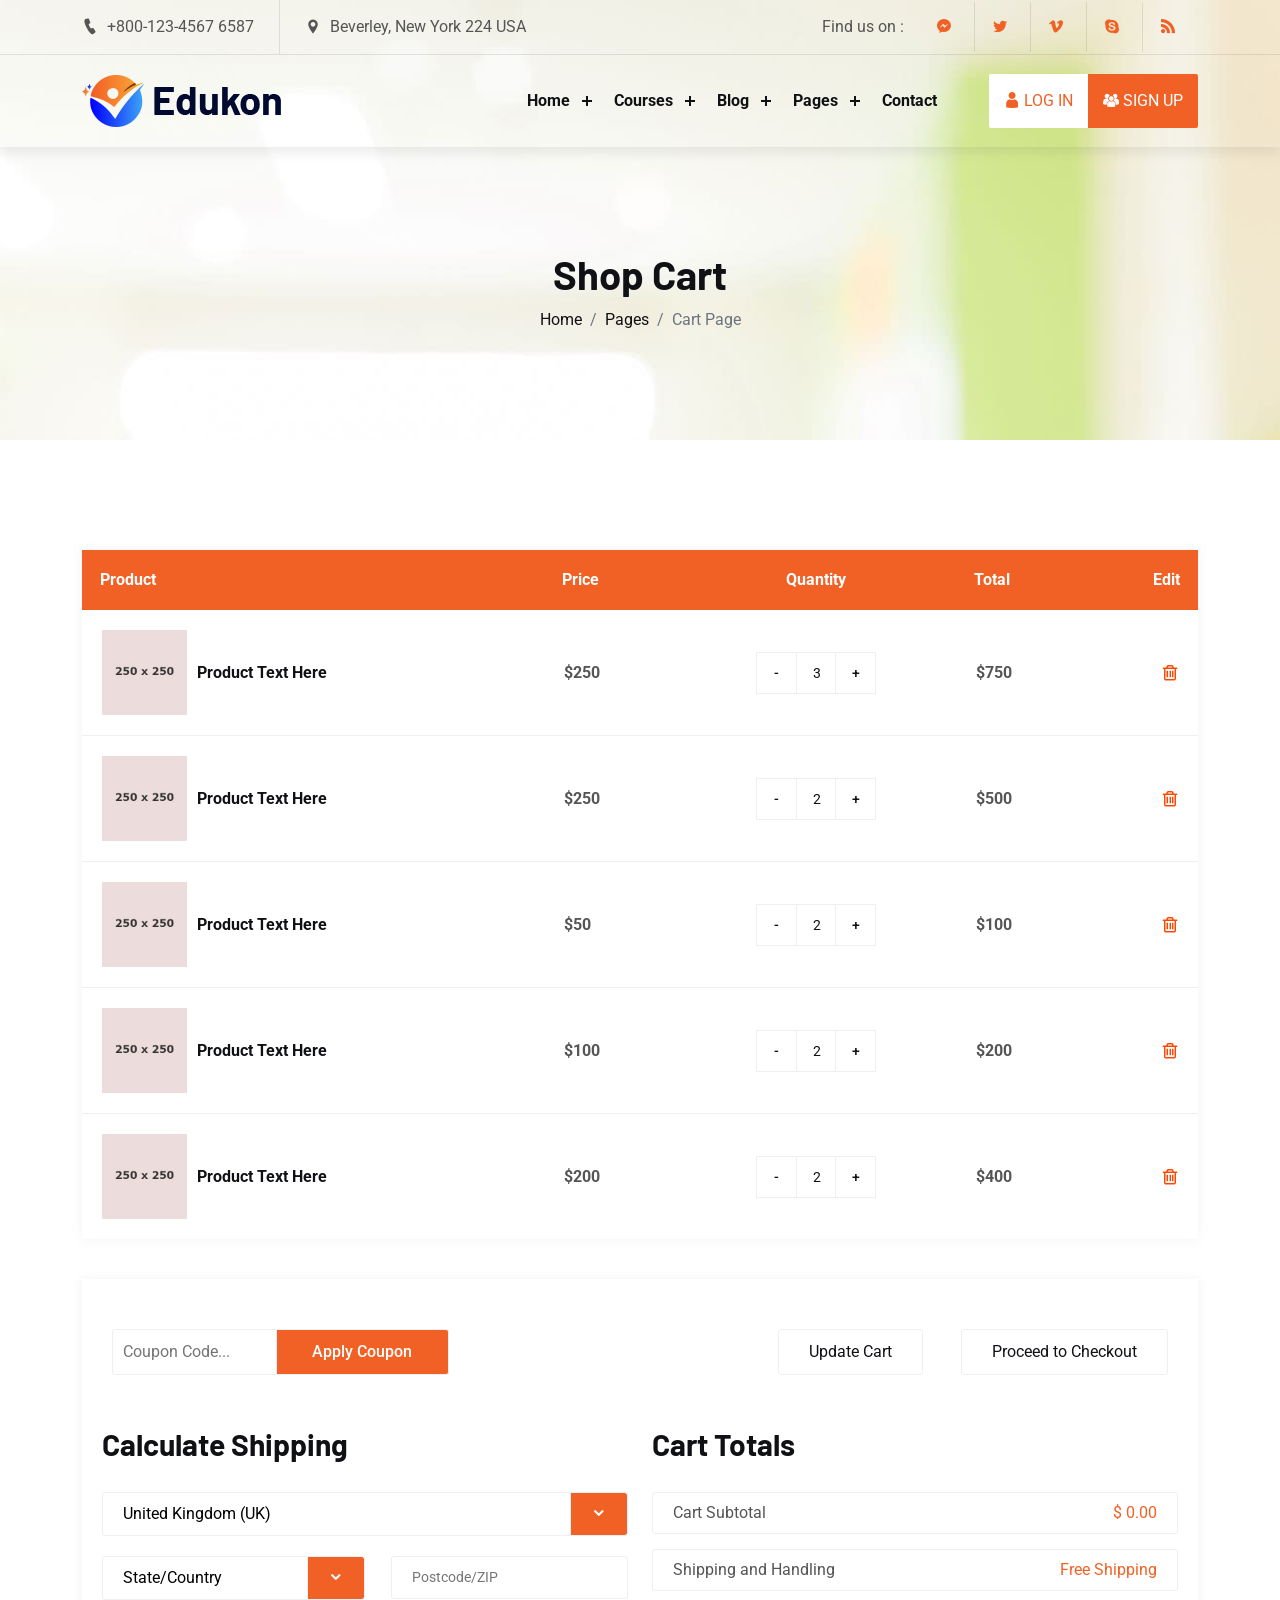
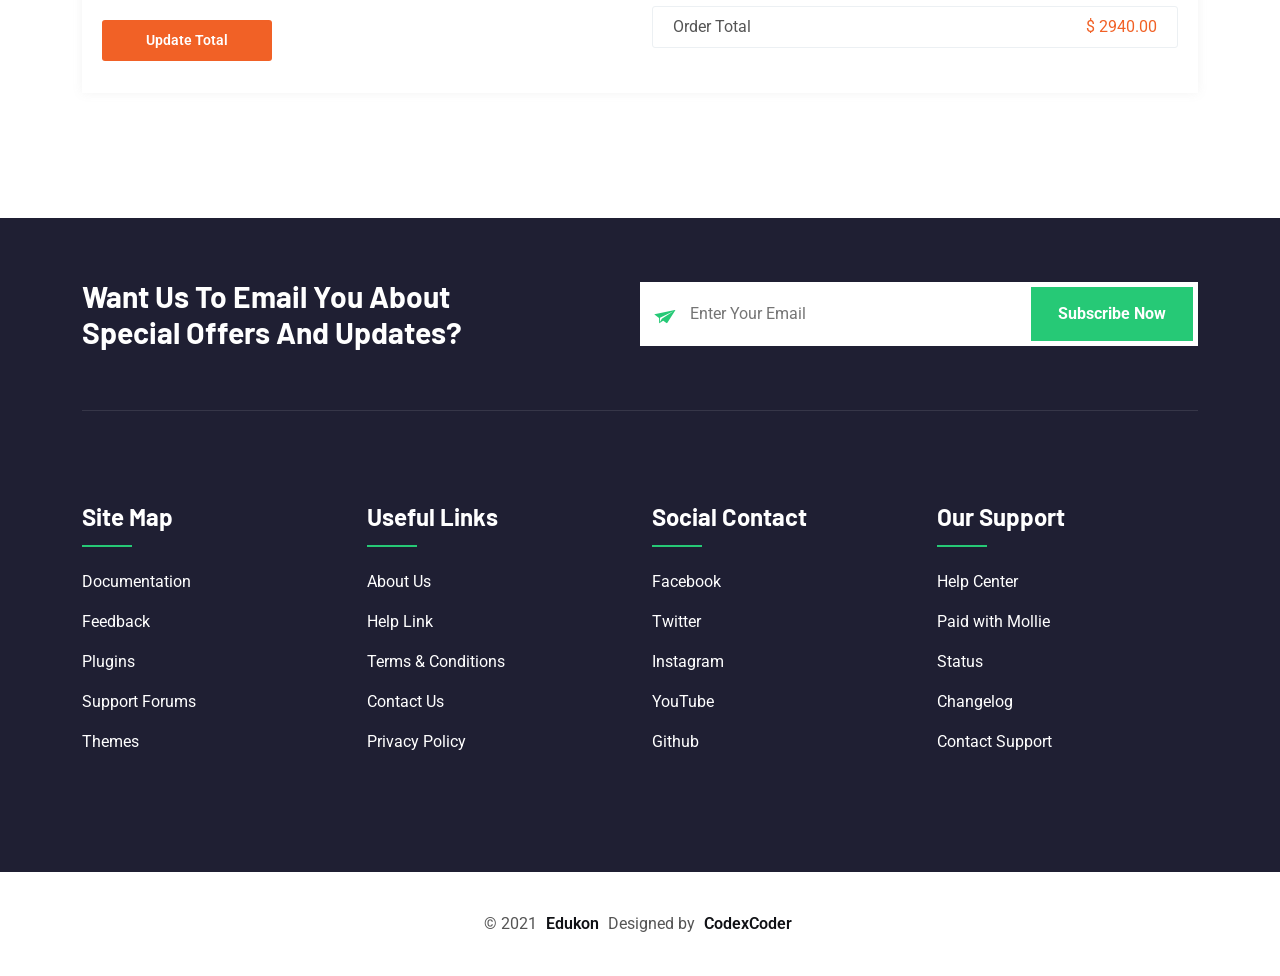
<file: edukon/cart-page.html>
<!DOCTYPE html>
<html lang="en">
<head>
    <meta charset="UTF-8">
    <meta http-equiv="X-UA-Compatible" content="IE=edge">
    <meta name="viewport" content="width=device-width, initial-scale=1.0">
    <title>Edukon</title>
    <link rel="shortcut icon" href="assets/images/x-icon.png" type="image/x-icon">

    <link rel="stylesheet" href="assets/css/animate.css">
    <link rel="stylesheet" href="assets/css/bootstrap.min.css">
    <link rel="stylesheet" href="assets/css/icofont.min.css">
    <link rel="stylesheet" href="assets/css/swiper.min.css">
    <link rel="stylesheet" href="assets/css/lightcase.css">
    <link rel="stylesheet" href="assets/css/style.css">
</head>
<body>

    <!-- preloader start here -->
    <div class="preloader">
        <div class="preloader-inner">
            <div class="preloader-icon">
                <span></span>
                <span></span>
            </div>
        </div>
    </div>
    <!-- preloader ending here -->


    <!-- scrollToTop start here -->
    <a href="#" class="scrollToTop"><i class="icofont-rounded-up"></i></a>
    <!-- scrollToTop ending here -->


    <!-- header section start here -->
    <header class="header-section header-shadow">
        <div class="header-top">
            <div class="container">
                <div class="header-top-area">
                    <ul class="lab-ul left">
                        <li>
                            <i class="icofont-ui-call"></i> <span>+800-123-4567 6587</span>
                        </li>
                        <li>
                            <i class="icofont-location-pin"></i> Beverley, New York 224 USA
                        </li>
                    </ul>
                    <ul class="lab-ul social-icons d-flex align-items-center">
                        <li><p>Find us on : </p></li>
                        <li><a href="#" class="fb"><i class="icofont-facebook-messenger"></i></a></li>
                        <li><a href="#" class="twitter"><i class="icofont-twitter"></i></a></li>
                        <li><a href="#" class="vimeo"><i class="icofont-vimeo"></i></a></li>
                        <li><a href="#" class="skype"><i class="icofont-skype"></i></a></li>
                        <li><a href="#" class="rss"><i class="icofont-rss-feed"></i></a></li>
                    </ul>
                </div>
            </div>
        </div>
        <div class="header-bottom">
            <div class="container">
                <div class="header-wrapper">
                    <div class="logo">
                        <a href="index.html"><img src="assets/images/logo/01.png" alt="logo"></a>
                    </div>
                    <div class="menu-area">
                        <div class="menu">
                            <ul class="lab-ul">
                                <li>
                                    <a href="#0">Home</a>
                                    <ul class="lab-ul">
                                        <li><a href="index.html">Home One</a></li>
                                        <li><a href="index-2.html">Home Two</a></li>
                                        <li><a href="index-3.html">Home Three</a></li>
                                        <li><a href="index-4.html">Home Four</a></li>
                                        <li><a href="index-5.html">Home Five</a></li>
                                        <li><a href="index-6.html">Home Six</a></li>
                                        <li><a href="index-7.html">Home Seven</a></li>
                                    </ul>
                                </li>
                                
                                <li>
                                    <a href="#0">Courses</a>
                                    <ul class="lab-ul">
                                        <li><a href="course.html">Course</a></li>
                                        <li><a href="course-single.html">Course Details</a></li>
    
                                    </ul>
                                </li>
                                <li>
                                    <a href="#0">Blog</a>
                                    <ul class="lab-ul">
                                        <li><a href="blog.html">Blog Grid</a></li>
                                        <li><a href="blog-2.html">Blog Style 2</a></li>
                                        <li><a href="blog-3.html">Blog Style 3</a></li>
                                        <li><a href="blog-single.html">Blog Single</a></li>
                                    </ul>
                                </li>
                                <li>
                                    <a href="#0">Pages</a>
                                    <ul class="lab-ul">
                                        <li><a href="about.html">About</a></li>
                                        <li><a href="team.html">Team</a></li>
                                        <li><a href="instructor.html">Instructor</a></li>
                                        <li>
                                            <a href="#0" class="active">Shop Pages</a>
                                            <ul class="lab-ul">
                                                <li><a href="shop.html">Shop Page</a></li>
                                                <li><a href="shop-single.html">Shop Details Page</a></li>
                                                <li><a href="cart-page.html" class="active">Shop Cart Page</a></li>
                                            </ul>
                                        </li>
                                        <li><a href="search-page.html">Search Page</a></li>
                                        <li><a href="search-none.html">Search None</a></li>
                                        <li><a href="404.html">404</a></li>
                                    </ul>
                                </li>
                                <li><a href="contact.html">Contact</a></li>
                            </ul>
                        </div>
                        
                        <a href="login.html" class="login"><i class="icofont-user"></i> <span>LOG IN</span> </a>
                        <a href="signup.html" class="signup"><i class="icofont-users"></i> <span>SIGN UP</span> </a>

                        <!-- toggle icons -->
                        <div class="header-bar d-lg-none">
                            <span></span>
                            <span></span>
                            <span></span>
                        </div>
                        <div class="ellepsis-bar d-lg-none">
                            <i class="icofont-info-square"></i>
                        </div>
                    </div>
                </div>
            </div>
        </div>
    </header>
    <!-- header section ending here -->

    <!-- Page Header section start here -->
    <div class="pageheader-section">
        <div class="container">
            <div class="row">
                <div class="col-12">
                    <div class="pageheader-content text-center">
                        <h2>Shop Cart</h2>
                        <nav aria-label="breadcrumb">
                            <ol class="breadcrumb justify-content-center">
                                <li class="breadcrumb-item"><a href="index.html">Home</a></li>
                                <li class="breadcrumb-item"><a href="#">Pages</a></li>
                                <li class="breadcrumb-item active" aria-current="page">Cart Page</li>
                            </ol>
                        </nav>
                    </div>
                </div>
            </div>
        </div>
    </div>
    <!-- Page Header section ending here -->

    
    <!-- Shop Cart Page Section start here -->		            
    <div class="shop-cart padding-tb">
        <div class="container">
            <div class="section-wrapper">
                <div class="cart-top">
                    <table>
                        <thead>
                            <tr>
                                <th class="cat-product">Product</th>
                                <th class="cat-price">Price</th>
                                <th class="cat-quantity">Quantity</th>
                                <th class="cat-toprice">Total</th>
                                <th class="cat-edit">Edit</th>
                            </tr>
                        </thead>
                        <tbody>
                            <tr>
                                <td class="product-item cat-product">
                                    <div class="p-thumb">
                                        <a href="#"><img src="assets/images/shop/01.jpg" alt="product"></a>
                                    </div>
                                    <div class="p-content">
                                        <a href="#">Product Text Here</a>
                                    </div>
                                </td>
                                <td class="cat-price">$250</td>
                                <td class="cat-quantity">
                                    <div class="cart-plus-minus">
                                        <div class="dec qtybutton">-</div>
                                        <input class="cart-plus-minus-box" type="text" name="qtybutton" value="3">
                                        <div class="inc qtybutton">+</div>
                                    </div>
                                </td>
                                <td class="cat-toprice">$750</td>
                                <td class="cat-edit">
                                    <a href="#"><img src="assets/images/shop/del.png" alt="product"></a>
                                </td>
                            </tr>
                            <tr>
                                <td class="product-item cat-product">
                                    <div class="p-thumb">
                                        <a href="#"><img src="assets/images/shop/02.jpg" alt="product"></a>
                                    </div>
                                    <div class="p-content">
                                        <a href="#">Product Text Here</a>
                                    </div>
                                </td>
                                <td class="cat-price">$250</td>
                                <td class="cat-quantity">
                                    <div class="cart-plus-minus">
                                        <div class="dec qtybutton">-</div>
                                        <input class="cart-plus-minus-box" type="text" name="qtybutton" value="2">
                                        <div class="inc qtybutton">+</div>
                                    </div>
                                </td>
                                <td class="cat-toprice">$500</td>
                                <td class="cat-edit">
                                    <a href="#"><img src="assets/images/shop/del.png" alt="product"></a>
                                </td>
                            </tr>
                            <tr>
                                <td class="product-item cat-product">
                                    <div class="p-thumb">
                                        <a href="#"><img src="assets/images/shop/03.jpg" alt="product"></a>
                                    </div>
                                    <div class="p-content">
                                        <a href="#">Product Text Here</a>
                                    </div>
                                </td>
                                <td class="cat-price">$50</td>
                                <td class="cat-quantity">
                                    <div class="cart-plus-minus">
                                        <div class="dec qtybutton">-</div>
                                        <input class="cart-plus-minus-box" type="text" name="qtybutton" value="2">
                                        <div class="inc qtybutton">+</div>
                                    </div>
                                </td>
                                <td class="cat-toprice">$100</td>
                                <td class="cat-edit">
                                    <a href="#"><img src="assets/images/shop/del.png" alt="product"></a>
                                </td>
                            </tr>
                            <tr>
                                <td class="product-item cat-product">
                                    <div class="p-thumb">
                                        <a href="#"><img src="assets/images/shop/04.jpg" alt="product"></a>
                                    </div>
                                    <div class="p-content">
                                        <a href="#">Product Text Here</a>
                                    </div>
                                </td>
                                <td class="cat-price">$100</td>
                                <td class="cat-quantity">
                                    <div class="cart-plus-minus">
                                        <div class="dec qtybutton">-</div>
                                        <input class="cart-plus-minus-box" type="text" name="qtybutton" value="2">
                                        <div class="inc qtybutton">+</div>
                                    </div>
                                </td>
                                <td class="cat-toprice">$200</td>
                                <td class="cat-edit">
                                    <a href="#"><img src="assets/images/shop/del.png" alt="product"></a>
                                </td>
                            </tr>
                            <tr>
                                <td class="product-item cat-product">
                                    <div class="p-thumb">
                                        <a href="#"><img src="assets/images/shop/05.jpg" alt="product"></a>
                                    </div>
                                    <div class="p-content">
                                        <a href="#">Product Text Here</a>
                                    </div>
                                </td>
                                <td class="cat-price">$200</td>
                                <td class="cat-quantity">
                                    <div class="cart-plus-minus">
                                        <div class="dec qtybutton">-</div>
                                        <input class="cart-plus-minus-box" type="text" name="qtybutton" value="2">
                                        <div class="inc qtybutton">+</div>
                                    </div>
                                </td>
                                <td class="cat-toprice">$400</td>
                                <td class="cat-edit">
                                    <a href="#"><img src="assets/images/shop/del.png" alt="product"></a>
                                </td>
                            </tr>
                        </tbody>
                    </table>
                </div>
                <div class="cart-bottom">
                    <div class="cart-checkout-box">
                        <form class="coupon" action="/">
                            <input type="text" name="coupon" placeholder="Coupon Code..." class="cart-page-input-text">
                            <input type="submit" value="Apply Coupon">
                        </form>
                        <form class="cart-checkout" action="/">
                            <input type="submit" value="Update Cart">
                            <input type="submit" value="Proceed to Checkout">
                        </form>
                    </div>
                    <div class="shiping-box">
                        <div class="row">
                            <div class="col-md-6 col-12">
                                <div class="calculate-shiping">
                                    <h3>Calculate Shipping</h3>
                                    <div class="outline-select">
                                        <select>
                                            <option value="volvo">United Kingdom (UK)</option>
                                            <option value="saab">Bangladesh</option>
                                            <option value="saab">Pakisthan</option>
                                            <option value="saab">India</option>
                                            <option value="saab">Nepal</option>
                                        </select>
                                        <span class="select-icon"><i class="icofont-rounded-down"></i></span>
                                    </div>
                                    <div class="outline-select shipping-select">
                                        <select>
                                            <option value="volvo">State/Country</option>
                                            <option value="saab">Dhaka</option>
                                            <option value="saab">Benkok</option>
                                            <option value="saab">Kolkata</option>
                                            <option value="saab">Kapasia</option>
                                        </select>
                                        <span class="select-icon"><i class="icofont-rounded-down"></i></span>
                                    </div>
                                    <input type="text" name="coupon" placeholder="Postcode/ZIP" class="cart-page-input-text"/>	
                                    <button type="submit">Update Total</button>
                                </div>
                            </div>
                            <div class="col-md-6 col-12">
                                <div class="cart-overview">
                                    <h3>Cart Totals</h3>
                                    <ul class="lab-ul">
                                        <li>
                                            <span class="pull-left">Cart Subtotal</span>
                                            <p class="pull-right">$ 0.00</p>
                                        </li>
                                        <li>
                                            <span class="pull-left">Shipping and Handling</span>
                                            <p class="pull-right">Free Shipping</p>
                                        </li>
                                        <li>
                                            <span class="pull-left">Order Total</span>
                                            <p class="pull-right">$ 2940.00</p>
                                        </li>
                                    </ul>
                                </div>
                            </div>
                        </div>
                    </div>
                </div>
            </div>
        </div>
    </div>
    <!-- Shop Cart Page Section ending here -->


    <!-- footer -->
    <div class="news-footer-wrap">
        <div class="fs-shape">
            <img src="assets/images/shape-img/03.png" alt="fst" class="fst-1">
            <img src="assets/images/shape-img/04.png" alt="fst" class="fst-2">
        </div>
        <!-- Newsletter Section Start Here -->
        <div class="news-letter">
            <div class="container">
                <div class="section-wrapper">
                    <div class="news-title">
                        <h3>Want Us To Email You About Special Offers And Updates?</h3>
                    </div>
                    <div class="news-form">
                        <form action="/">
                            <div class="nf-list">
                                <input type="email" name="email" placeholder="Enter Your Email">
                                <input type="submit" name="submit" value="Subscribe Now">
                            </div>
                        </form>
                    </div>
                </div>
            </div>
        </div>
        <!-- Newsletter Section Ending Here -->

        <!-- Footer Section Start Here -->
        <footer>
            <div class="footer-top padding-tb pt-0">
                <div class="container">
                    <div class="row g-4 row-cols-xl-4 row-cols-md-2 row-cols-1 justify-content-center">
                        <div class="col">
                            <div class="footer-item">
                                <div class="footer-inner">
                                    <div class="footer-content">
                                        <div class="title">
                                            <h4>Site Map</h4>
                                        </div>
                                        <div class="content">
                                            <ul class="lab-ul">
                                                <li><a href="#">Documentation</a></li>
                                                <li><a href="#">Feedback</a></li>
                                                <li><a href="#">Plugins</a></li>
                                                <li><a href="#">Support Forums</a></li>
                                                <li><a href="#">Themes</a></li>
                                            </ul>
                                        </div>
                                    </div>
                                </div>
                            </div>
                        </div>
                        <div class="col">
                            <div class="footer-item">
                                <div class="footer-inner">
                                    <div class="footer-content">
                                        <div class="title">
                                            <h4>Useful Links</h4>
                                        </div>
                                        <div class="content">
                                            <ul class="lab-ul">
                                                <li><a href="#">About Us</a></li>
                                                <li><a href="#">Help Link</a></li>
                                                <li><a href="#">Terms & Conditions</a></li>
                                                <li><a href="#">Contact Us</a></li>
                                                <li><a href="#">Privacy Policy</a></li>
                                            </ul>
                                        </div>
                                    </div>
                                </div>
                            </div>
                        </div>
                        <div class="col">
                            <div class="footer-item">
                                <div class="footer-inner">
                                    <div class="footer-content">
                                        <div class="title">
                                            <h4>Social Contact</h4>
                                        </div>
                                        <div class="content">
                                            <ul class="lab-ul">
                                                <li><a href="#">Facebook</a></li>
                                                <li><a href="#">Twitter</a></li>
                                                <li><a href="#">Instagram</a></li>
                                                <li><a href="#">YouTube</a></li>
                                                <li><a href="#">Github</a></li>
                                            </ul>
                                        </div>
                                    </div>
                                </div>
                            </div>
                        </div>
                        <div class="col">
                            <div class="footer-item">
                                <div class="footer-inner">
                                    <div class="footer-content">
                                        <div class="title">
                                            <h4>Our Support</h4>
                                        </div>
                                        <div class="content">
                                            <ul class="lab-ul">
                                                <li><a href="#">Help Center</a></li>
                                                <li><a href="#">Paid with Mollie</a></li>
                                                <li><a href="#">Status</a></li>
                                                <li><a href="#">Changelog</a></li>
                                                <li><a href="#">Contact Support</a></li>
                                            </ul>
                                        </div>
                                    </div>
                                </div>
                            </div>
                        </div>
                    </div>
                </div>
            </div>
            <div class="footer-bottom style-2">
                <div class="container">
                    <div class="section-wrapper">
                        <p>&copy; 2021 <a href="index.html">Edukon</a> Designed by <a href="https://themeforest.net/user/CodexCoder" target="_blank">CodexCoder</a> </p>
                    </div>
                </div>
            </div>
        </footer>
        <!-- Footer Section Ending Here -->
    </div>
    <!-- footer -->



    <script src="assets/js/jquery.js"></script>
    <script src="assets/js/bootstrap.min.js"></script>
    <script src="assets/js/swiper.min.js"></script>
    <script src="assets/js/progress.js"></script>
    <script src="assets/js/lightcase.js"></script>
    <script src="assets/js/counter-up.js"></script>
    <script src="assets/js/isotope.pkgd.js"></script>
    <script src="assets/js/functions.js"></script>
</body>
</html>
</file>
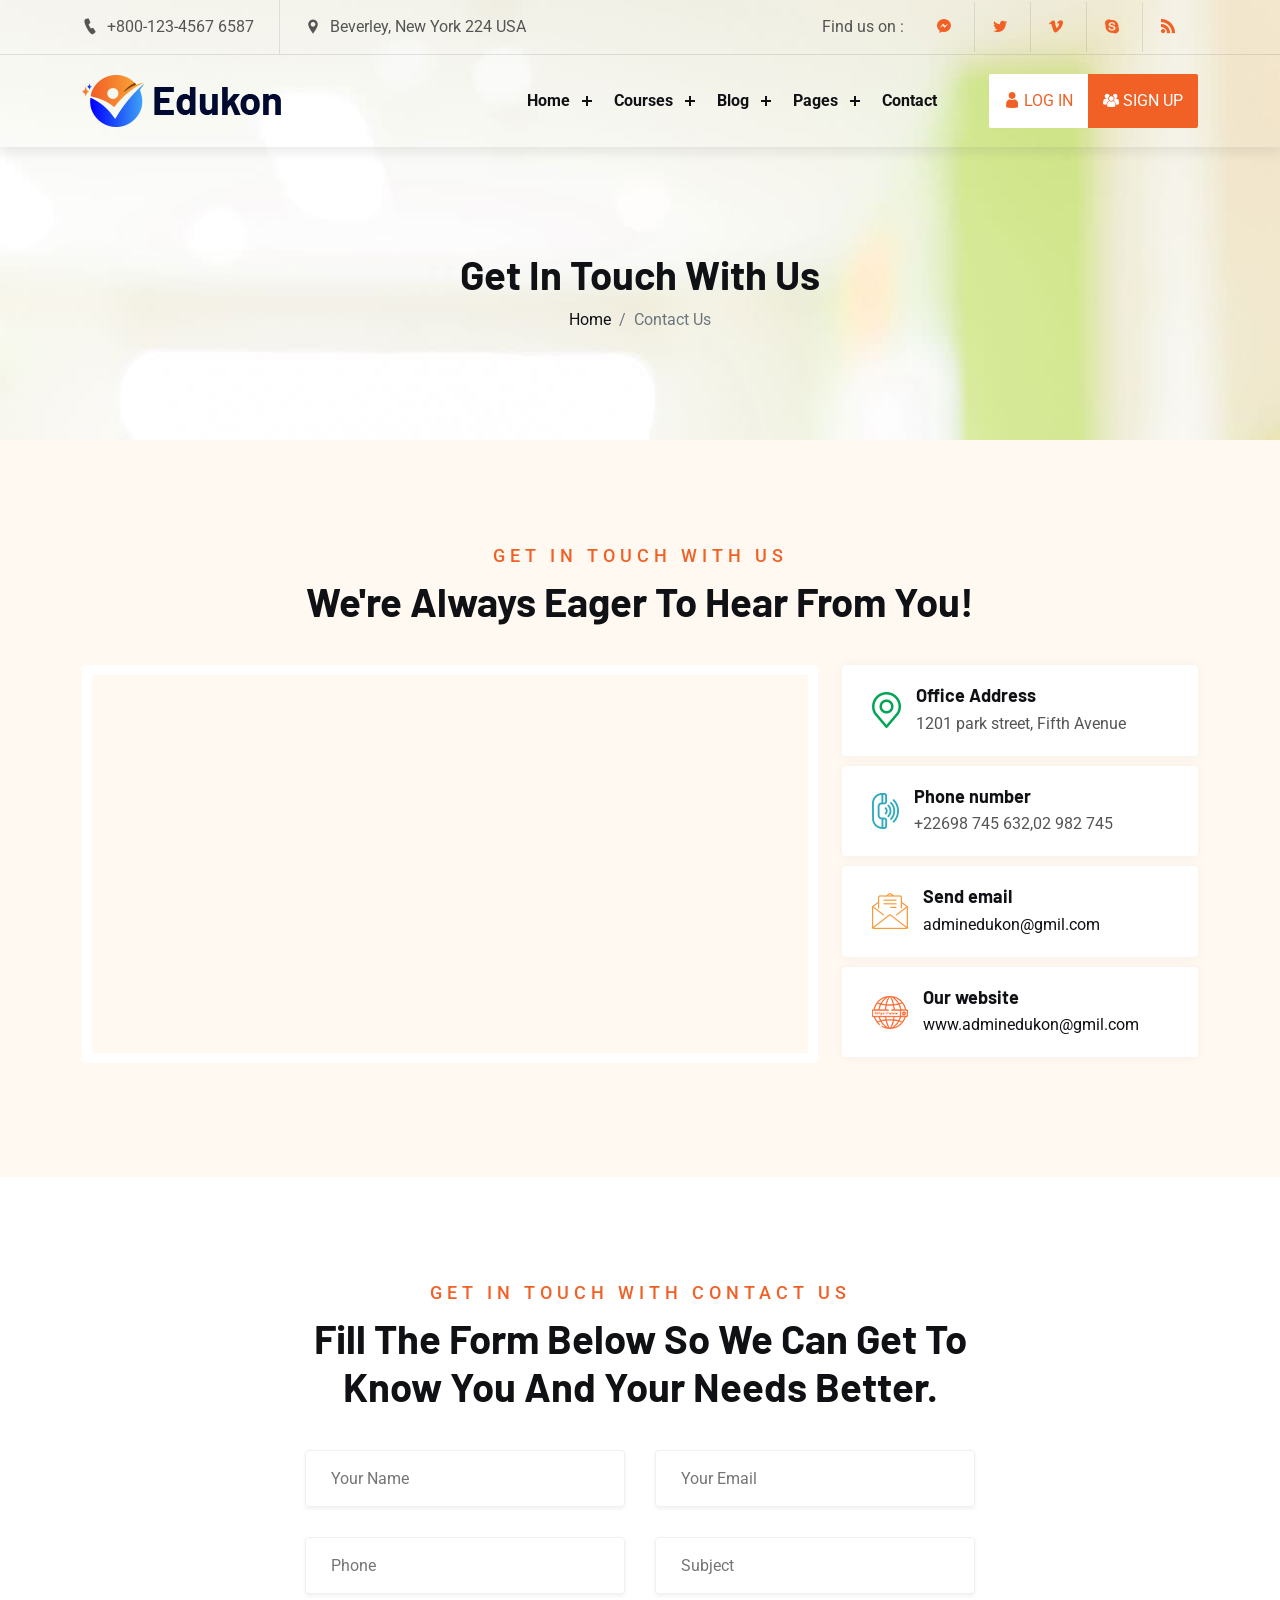
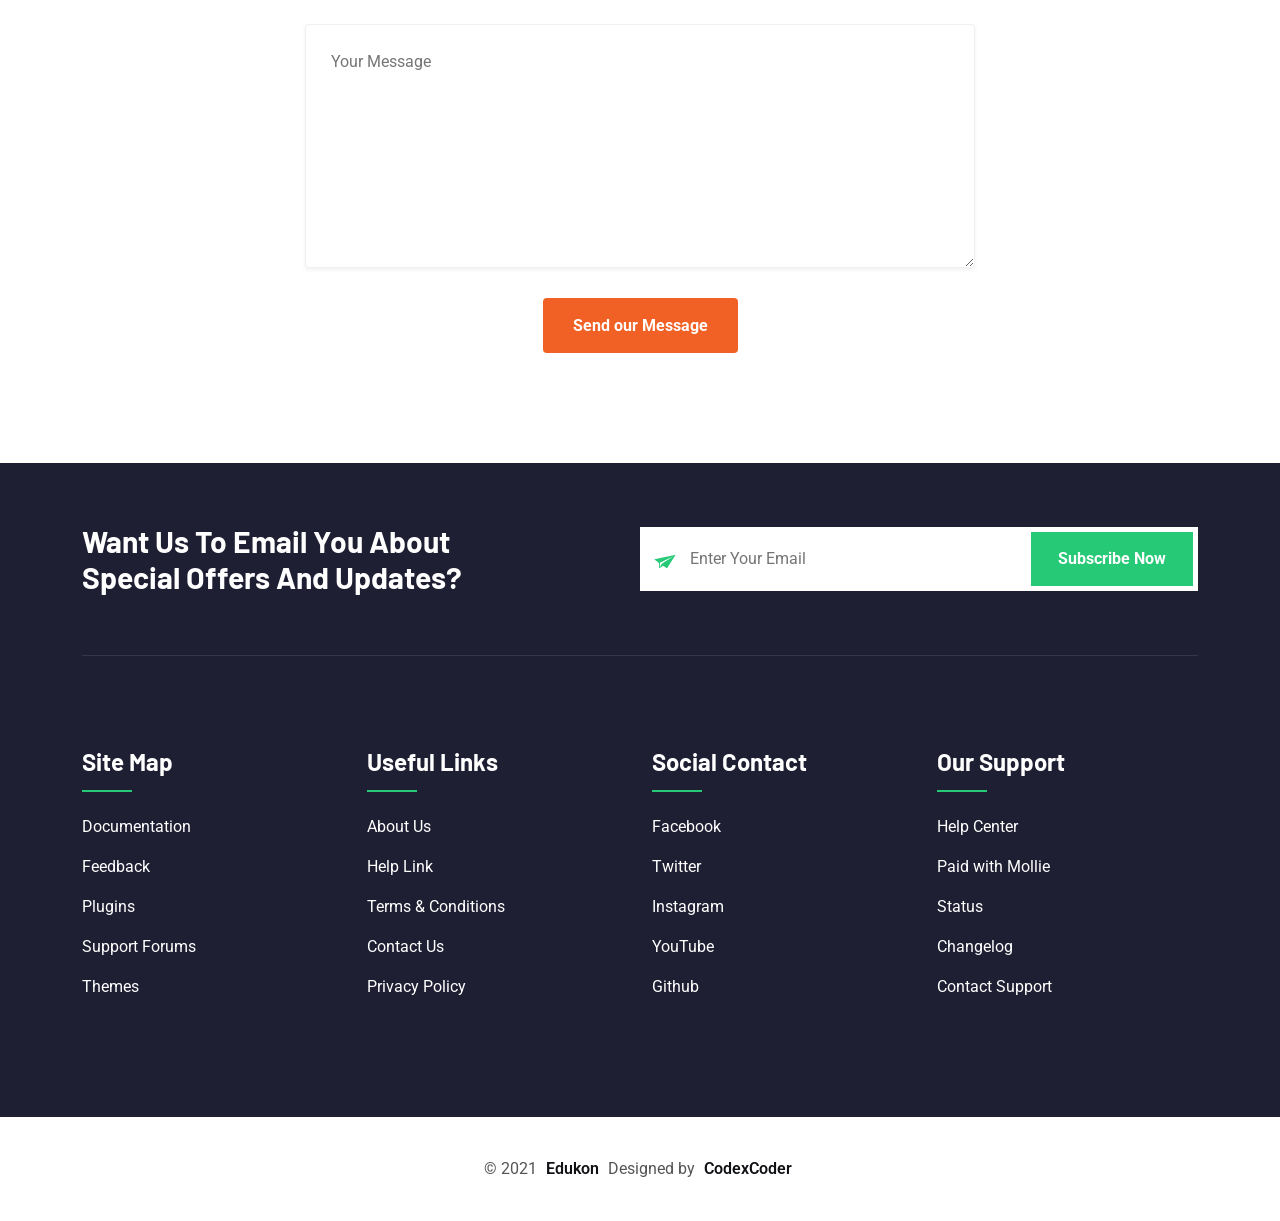
<file: edukon/contact.html>
<!DOCTYPE html>
<html lang="en">
<head>
    <meta charset="UTF-8">
    <meta http-equiv="X-UA-Compatible" content="IE=edge">
    <meta name="viewport" content="width=device-width, initial-scale=1.0">
    <title>Edukon</title>
    <link rel="shortcut icon" href="assets/images/x-icon.png" type="image/x-icon">

    <link rel="stylesheet" href="assets/css/animate.css">
    <link rel="stylesheet" href="assets/css/bootstrap.min.css">
    <link rel="stylesheet" href="assets/css/icofont.min.css">
    <link rel="stylesheet" href="assets/css/swiper.min.css">
    <link rel="stylesheet" href="assets/css/lightcase.css">
    <link rel="stylesheet" href="assets/css/style.css">
</head>
<body>

    <!-- preloader start here -->
    <div class="preloader">
        <div class="preloader-inner">
            <div class="preloader-icon">
                <span></span>
                <span></span>
            </div>
        </div>
    </div>
    <!-- preloader ending here -->


    <!-- scrollToTop start here -->
    <a href="#" class="scrollToTop"><i class="icofont-rounded-up"></i></a>
    <!-- scrollToTop ending here -->


    <!-- header section start here -->
    <header class="header-section header-shadow">
        <div class="header-top">
            <div class="container">
                <div class="header-top-area">
                    <ul class="lab-ul left">
                        <li>
                            <i class="icofont-ui-call"></i> <span>+800-123-4567 6587</span>
                        </li>
                        <li>
                            <i class="icofont-location-pin"></i> Beverley, New York 224 USA
                        </li>
                    </ul>
                    <ul class="lab-ul social-icons d-flex align-items-center">
                        <li><p>Find us on : </p></li>
                        <li><a href="#" class="fb"><i class="icofont-facebook-messenger"></i></a></li>
                        <li><a href="#" class="twitter"><i class="icofont-twitter"></i></a></li>
                        <li><a href="#" class="vimeo"><i class="icofont-vimeo"></i></a></li>
                        <li><a href="#" class="skype"><i class="icofont-skype"></i></a></li>
                        <li><a href="#" class="rss"><i class="icofont-rss-feed"></i></a></li>
                    </ul>
                </div>
            </div>
        </div>
        <div class="header-bottom">
            <div class="container">
                <div class="header-wrapper">
                    <div class="logo">
                        <a href="index.html"><img src="assets/images/logo/01.png" alt="logo"></a>
                    </div>
                    <div class="menu-area">
                        <div class="menu">
                            <ul class="lab-ul">
                                <li>
                                    <a href="#0">Home</a>
                                    <ul class="lab-ul">
                                        <li><a href="index.html">Home One</a></li>
                                        <li><a href="index-2.html">Home Two</a></li>
                                        <li><a href="index-3.html">Home Three</a></li>
                                        <li><a href="index-4.html">Home Four</a></li>
                                        <li><a href="index-5.html">Home Five</a></li>
                                        <li><a href="index-6.html">Home Six</a></li>
                                        <li><a href="index-7.html">Home Seven</a></li>
                                    </ul>
                                </li>
                                
                                <li>
                                    <a href="#0">Courses</a>
                                    <ul class="lab-ul">
                                        <li><a href="course.html">Course</a></li>
                                        <li><a href="course-single.html">Course Details</a></li>
    
                                    </ul>
                                </li>
                                <li>
                                    <a href="#0">Blog</a>
                                    <ul class="lab-ul">
                                        <li><a href="blog.html">Blog Grid</a></li>
                                        <li><a href="blog-2.html">Blog Style 2</a></li>
                                        <li><a href="blog-3.html">Blog Style 3</a></li>
                                        <li><a href="blog-single.html">Blog Single</a></li>
                                    </ul>
                                </li>
                                <li>
                                    <a href="#0">Pages</a>
                                    <ul class="lab-ul">
                                        <li><a href="about.html">About</a></li>
                                        <li><a href="team.html">Team</a></li>
                                        <li><a href="instructor.html">Instructor</a></li>
                                        <li>
                                            <a href="#0">Shop Pages</a>
                                            <ul class="lab-ul">
                                                <li><a href="shop.html">Shop Page</a></li>
                                                <li><a href="shop-single.html">Shop Details Page</a></li>
                                                <li><a href="cart-page.html">Shop Cart Page</a></li>
                                            </ul>
                                        </li>
                                        <li><a href="search-page.html">Search Page</a></li>
                                        <li><a href="search-none.html">Search None</a></li>
                                        <li><a href="404.html">404</a></li>
                                    </ul>
                                </li>
                                <li><a href="contact.html">Contact</a></li>
                            </ul>
                        </div>
                        
                        <a href="login.html" class="login"><i class="icofont-user"></i> <span>LOG IN</span> </a>
                        <a href="signup.html" class="signup"><i class="icofont-users"></i> <span>SIGN UP</span> </a>

                        <!-- toggle icons -->
                        <div class="header-bar d-lg-none">
                            <span></span>
                            <span></span>
                            <span></span>
                        </div>
                        <div class="ellepsis-bar d-lg-none">
                            <i class="icofont-info-square"></i>
                        </div>
                    </div>
                </div>
            </div>
        </div>
    </header>
    <!-- header section ending here -->

    <!-- Page Header section start here -->
    <div class="pageheader-section">
        <div class="container">
            <div class="row">
                <div class="col-12">
                    <div class="pageheader-content text-center">
                        <h2>Get In Touch With Us</h2>
                        <nav aria-label="breadcrumb">
                            <ol class="breadcrumb justify-content-center">
                                <li class="breadcrumb-item"><a href="index.html">Home</a></li>
                                <li class="breadcrumb-item active" aria-current="page">Contact Us</li>
                            </ol>
                        </nav>
                    </div>
                </div>
            </div>
        </div>
    </div>
    <!-- Page Header section ending here -->

    <!-- Map & address us Section Section Starts Here -->
    <div class="map-address-section padding-tb section-bg">
        <div class="container">
            <div class="section-header text-center">
                <span class="subtitle">Get in touch with us</span>
                <h2 class="title">We're Always Eager To Hear From You!</h2>
            </div>
            <div class="section-wrapper">
                <div class="row flex-row-reverse">
                    <div class="col-xl-4 col-lg-5 col-12">
                        <div class="contact-wrapper">
                            <div class="contact-item">
                                <div class="contact-thumb">
                                    <img src="assets/images/icon/01.png" alt="CodexCoder">
                                </div>
                                <div class="contact-content">
                                    <h6 class="title">Office Address</h6>
                                    <p>1201 park street, Fifth Avenue</p>
                                </div>
                            </div>
                            <div class="contact-item">
                                <div class="contact-thumb">
                                    <img src="assets/images/icon/02.png" alt="CodexCoder">
                                </div>
                                <div class="contact-content">
                                    <h6 class="title">Phone number</h6>
                                    <p>+22698 745 632,02 982 745</p>
                                </div>
                            </div>
                            <div class="contact-item">
                                <div class="contact-thumb">
                                    <img src="assets/images/icon/03.png" alt="CodexCoder">
                                </div>
                                <div class="contact-content">
                                    <h6 class="title">Send email </h6>
                                    <a href="mailto:info@gmail.com">adminedukon@gmil.com</a>
                                </div>
                            </div>
                            <div class="contact-item">
                                <div class="contact-thumb">
                                    <img src="assets/images/icon/04.png" alt="CodexCoder">
                                </div>
                                <div class="contact-content">
                                    <h6 class="title">Our website</h6>
                                    <a href="#">www.adminedukon@gmil.com</a>
                                </div>
                            </div>
                        </div>
                    </div>
                    <div class="col-xl-8 col-lg-7 col-12">
                        <div class="map-area">
                            <div class="maps">
                                <iframe src="https://www.google.com/maps/embed?pb=!1m18!1m12!1m3!1d3652.2275990948147!2d90.38698831543141!3d23.739261895117753!2m3!1f0!2f0!3f0!3m2!1i1024!2i768!4f13.1!3m3!1m2!1s0x3755b85c740f17d1%3A0xdd3daab8c90eb11f!2sCodexCoder!5e0!3m2!1sen!2sbd!4v1607313671993!5m2!1sen!2sbd" allowfullscreen="" aria-hidden="false" tabindex="0"></iframe>
                            </div>
                        </div>
                    </div>
                </div>
            </div>
        </div>
    </div>
    <!-- Map & address us Section Section Ends Here -->

    <!-- Contact us Section Section Starts Here -->
    <div class="contact-section padding-tb">
        <div class="container">
            <div class="section-header text-center">
                <span class="subtitle">Get in touch with Contact us</span>
                <h2 class="title">Fill The Form Below So We Can Get To Know You And Your Needs Better.</h2>
            </div>
            <div class="section-wrapper">
                <form class="contact-form" action="contact.php" id="contact-form" method="POST">
                    <div class="form-group">
                        <input type="text" placeholder="Your Name" id="name" name="name" required>
                    </div>
                    <div class="form-group">
                        <input type="text" placeholder="Your Email" id="email" name="email" required>
                    </div>
                    <div class="form-group">
                        <input type="text" placeholder="Phone" id="phone" name="phone" required>
                    </div>
                    <div class="form-group">
                        <input type="text" placeholder="Subject" id="subject" name="subject" required>
                    </div>
                    <div class="form-group w-100">
                        <textarea name="message" rows="8" id="message" placeholder="Your Message" required></textarea>
                    </div>
                    <div class="form-group w-100 text-center">
                        <button class="lab-btn"><span>Send our Message</span></button>
                    </div>
                </form>
                <p class="form-message"></p> 
            </div>
        </div>
    </div>
    <!-- Contact us Section Section Ends Here -->


    <!-- footer -->
    <div class="news-footer-wrap">
        <div class="fs-shape">
            <img src="assets/images/shape-img/03.png" alt="fst" class="fst-1">
            <img src="assets/images/shape-img/04.png" alt="fst" class="fst-2">
        </div>
        <!-- Newsletter Section Start Here -->
        <div class="news-letter">
            <div class="container">
                <div class="section-wrapper">
                    <div class="news-title">
                        <h3>Want Us To Email You About Special Offers And Updates?</h3>
                    </div>
                    <div class="news-form">
                        <form action="/">
                            <div class="nf-list">
                                <input type="email" name="email" placeholder="Enter Your Email">
                                <input type="submit" name="submit" value="Subscribe Now">
                            </div>
                        </form>
                    </div>
                </div>
            </div>
        </div>
        <!-- Newsletter Section Ending Here -->

        <!-- Footer Section Start Here -->
        <footer>
            <div class="footer-top padding-tb pt-0">
                <div class="container">
                    <div class="row g-4 row-cols-xl-4 row-cols-md-2 row-cols-1 justify-content-center">
                        <div class="col">
                            <div class="footer-item">
                                <div class="footer-inner">
                                    <div class="footer-content">
                                        <div class="title">
                                            <h4>Site Map</h4>
                                        </div>
                                        <div class="content">
                                            <ul class="lab-ul">
                                                <li><a href="#">Documentation</a></li>
                                                <li><a href="#">Feedback</a></li>
                                                <li><a href="#">Plugins</a></li>
                                                <li><a href="#">Support Forums</a></li>
                                                <li><a href="#">Themes</a></li>
                                            </ul>
                                        </div>
                                    </div>
                                </div>
                            </div>
                        </div>
                        <div class="col">
                            <div class="footer-item">
                                <div class="footer-inner">
                                    <div class="footer-content">
                                        <div class="title">
                                            <h4>Useful Links</h4>
                                        </div>
                                        <div class="content">
                                            <ul class="lab-ul">
                                                <li><a href="#">About Us</a></li>
                                                <li><a href="#">Help Link</a></li>
                                                <li><a href="#">Terms & Conditions</a></li>
                                                <li><a href="#">Contact Us</a></li>
                                                <li><a href="#">Privacy Policy</a></li>
                                            </ul>
                                        </div>
                                    </div>
                                </div>
                            </div>
                        </div>
                        <div class="col">
                            <div class="footer-item">
                                <div class="footer-inner">
                                    <div class="footer-content">
                                        <div class="title">
                                            <h4>Social Contact</h4>
                                        </div>
                                        <div class="content">
                                            <ul class="lab-ul">
                                                <li><a href="#">Facebook</a></li>
                                                <li><a href="#">Twitter</a></li>
                                                <li><a href="#">Instagram</a></li>
                                                <li><a href="#">YouTube</a></li>
                                                <li><a href="#">Github</a></li>
                                            </ul>
                                        </div>
                                    </div>
                                </div>
                            </div>
                        </div>
                        <div class="col">
                            <div class="footer-item">
                                <div class="footer-inner">
                                    <div class="footer-content">
                                        <div class="title">
                                            <h4>Our Support</h4>
                                        </div>
                                        <div class="content">
                                            <ul class="lab-ul">
                                                <li><a href="#">Help Center</a></li>
                                                <li><a href="#">Paid with Mollie</a></li>
                                                <li><a href="#">Status</a></li>
                                                <li><a href="#">Changelog</a></li>
                                                <li><a href="#">Contact Support</a></li>
                                            </ul>
                                        </div>
                                    </div>
                                </div>
                            </div>
                        </div>
                    </div>
                </div>
            </div>
            <div class="footer-bottom style-2">
                <div class="container">
                    <div class="section-wrapper">
                        <p>&copy; 2021 <a href="index.html">Edukon</a> Designed by <a href="https://themeforest.net/user/CodexCoder" target="_blank">CodexCoder</a> </p>
                    </div>
                </div>
            </div>
        </footer>
        <!-- Footer Section Ending Here -->
    </div>
    <!-- footer -->



    <script src="assets/js/jquery.js"></script>
    <script src="assets/js/bootstrap.min.js"></script>
    <script src="assets/js/swiper.min.js"></script>
    <script src="assets/js/progress.js"></script>
    <script src="assets/js/lightcase.js"></script>
    <script src="assets/js/counter-up.js"></script>
    <script src="assets/js/isotope.pkgd.js"></script>
    <script src="assets/js/functions.js"></script>
</body>
</html>
</file>
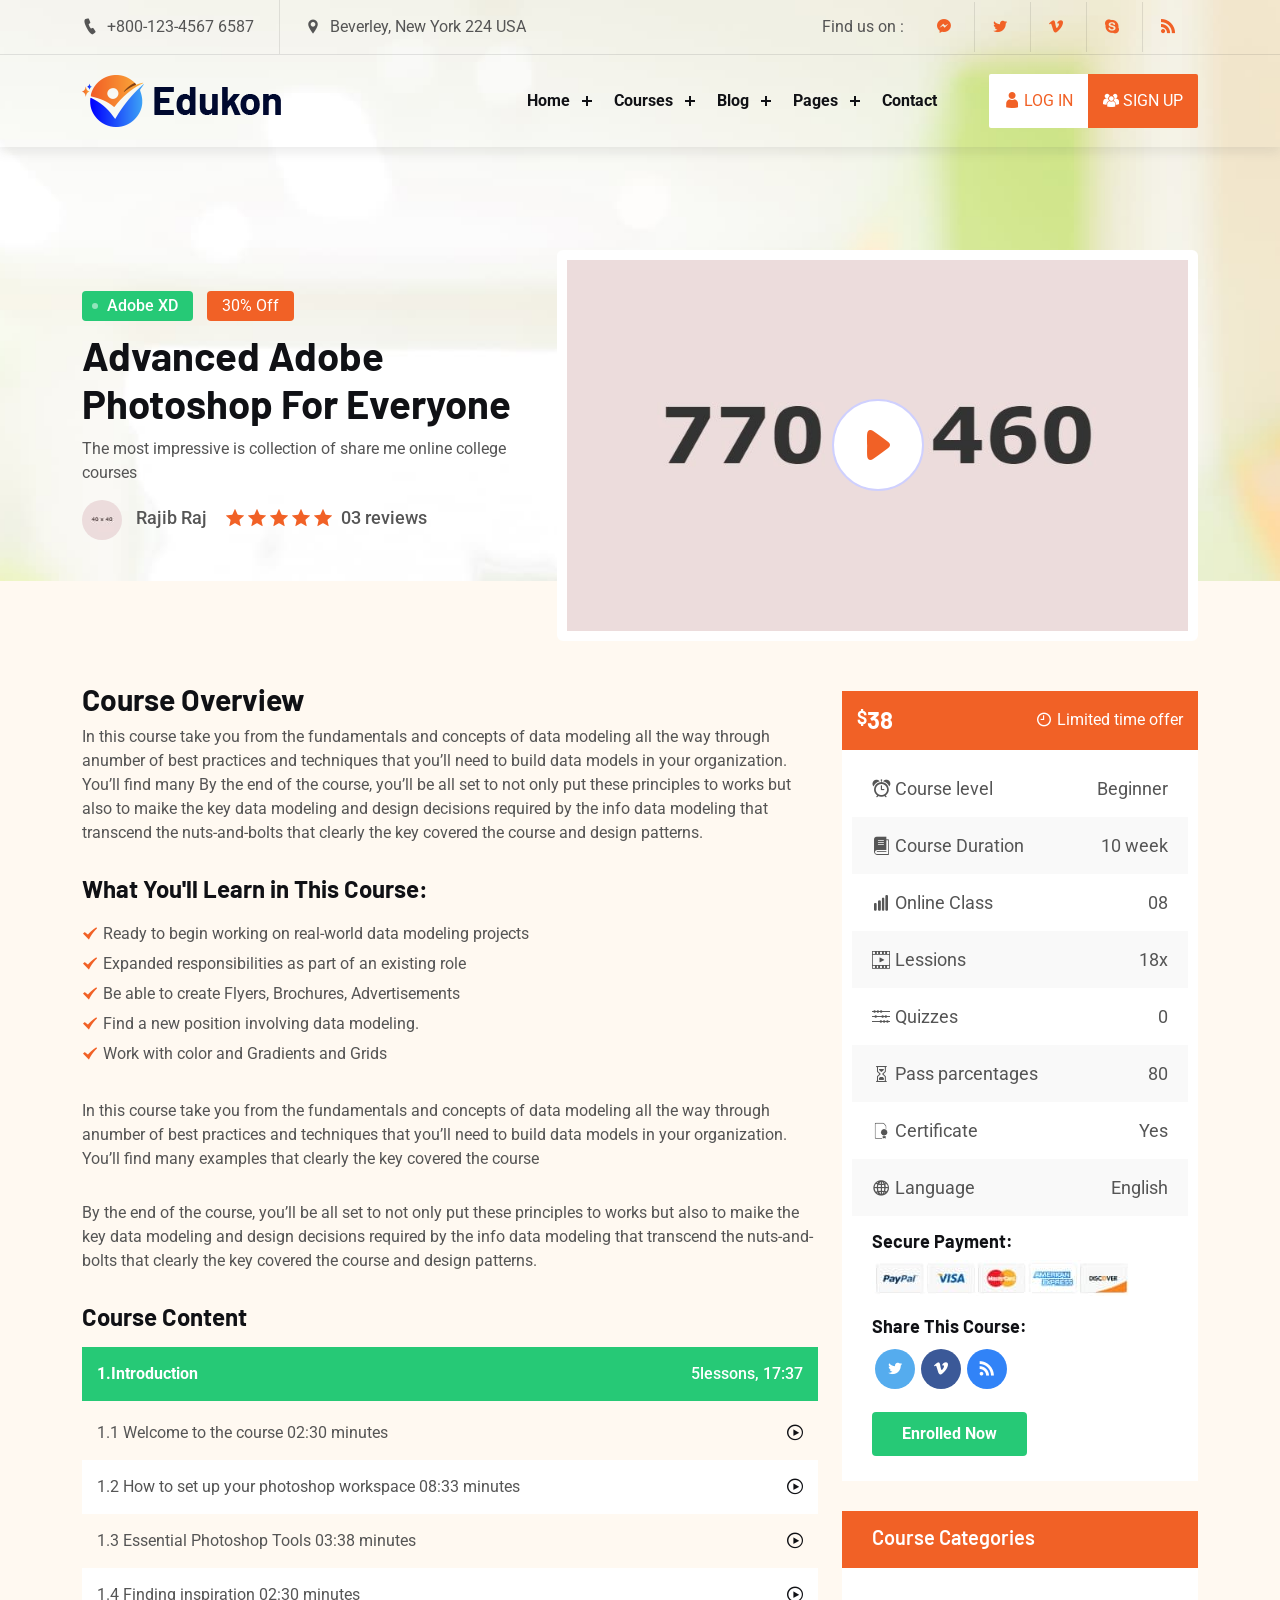
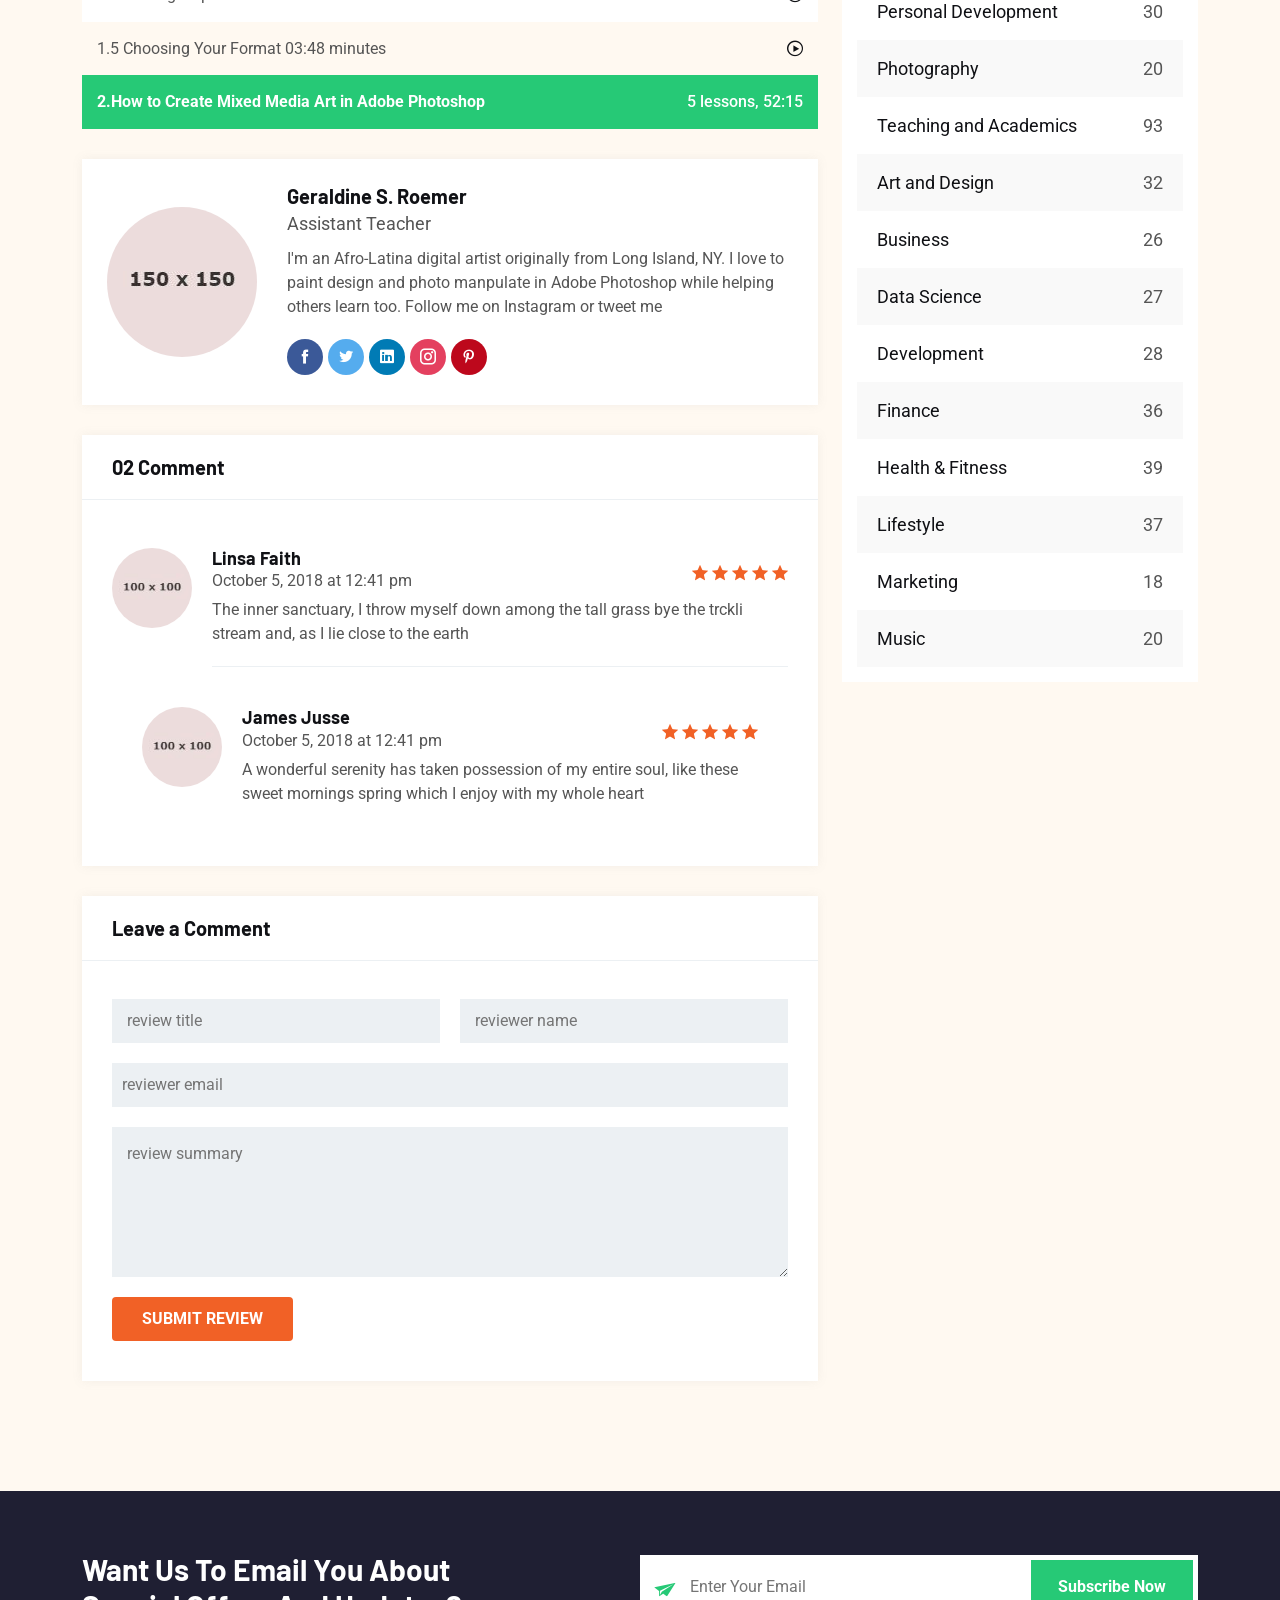
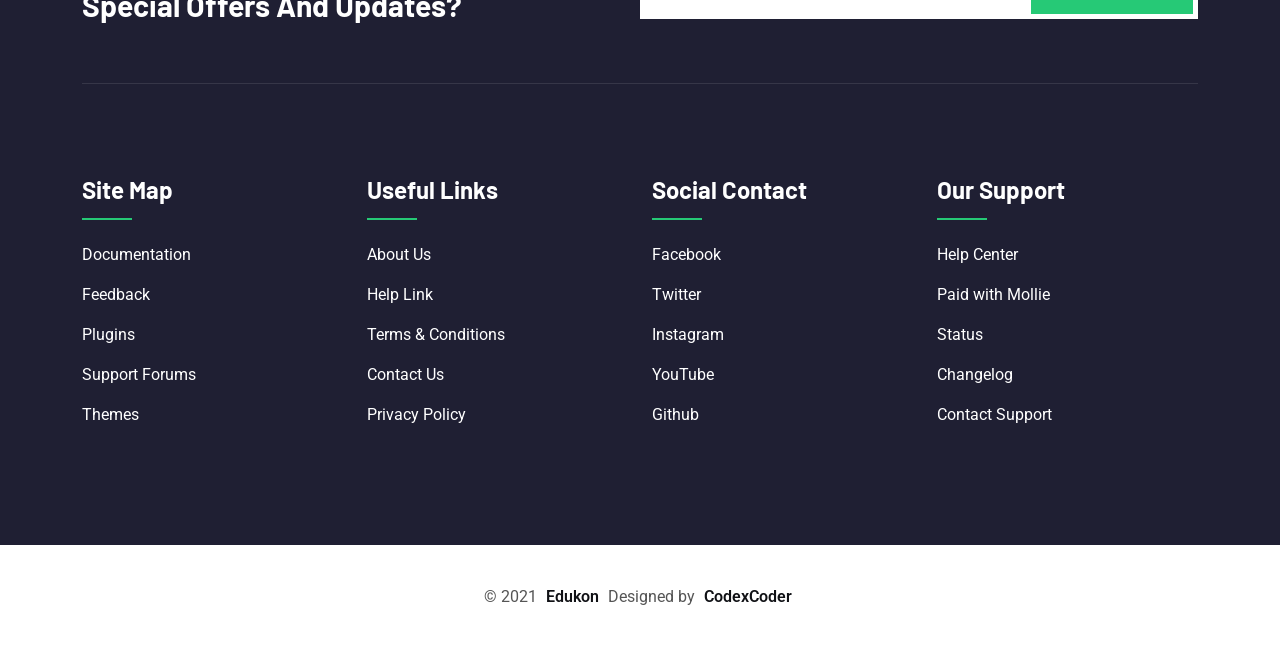
<file: edukon/course-single.html>
<!DOCTYPE html>
<html lang="en">
<head>
    <meta charset="UTF-8">
    <meta http-equiv="X-UA-Compatible" content="IE=edge">
    <meta name="viewport" content="width=device-width, initial-scale=1.0">
    <title>Edukon</title>
    <link rel="shortcut icon" href="assets/images/x-icon.png" type="image/x-icon">

    <link rel="stylesheet" href="assets/css/animate.css">
    <link rel="stylesheet" href="assets/css/bootstrap.min.css">
    <link rel="stylesheet" href="assets/css/icofont.min.css">
    <link rel="stylesheet" href="assets/css/swiper.min.css">
    <link rel="stylesheet" href="assets/css/lightcase.css">
    <link rel="stylesheet" href="assets/css/style.css">
</head>
<body>

    <!-- preloader start here -->
    <div class="preloader">
        <div class="preloader-inner">
            <div class="preloader-icon">
                <span></span>
                <span></span>
            </div>
        </div>
    </div>
    <!-- preloader ending here -->


    <!-- scrollToTop start here -->
    <a href="#" class="scrollToTop"><i class="icofont-rounded-up"></i></a>
    <!-- scrollToTop ending here -->


    <!-- header section start here -->
    <header class="header-section header-shadow">
        <div class="header-top">
            <div class="container">
                <div class="header-top-area">
                    <ul class="lab-ul left">
                        <li>
                            <i class="icofont-ui-call"></i> <span>+800-123-4567 6587</span>
                        </li>
                        <li>
                            <i class="icofont-location-pin"></i> Beverley, New York 224 USA
                        </li>
                    </ul>
                    <ul class="lab-ul social-icons d-flex align-items-center">
                        <li><p>Find us on : </p></li>
                        <li><a href="#" class="fb"><i class="icofont-facebook-messenger"></i></a></li>
                        <li><a href="#" class="twitter"><i class="icofont-twitter"></i></a></li>
                        <li><a href="#" class="vimeo"><i class="icofont-vimeo"></i></a></li>
                        <li><a href="#" class="skype"><i class="icofont-skype"></i></a></li>
                        <li><a href="#" class="rss"><i class="icofont-rss-feed"></i></a></li>
                    </ul>
                </div>
            </div>
        </div>
        <div class="header-bottom">
            <div class="container">
                <div class="header-wrapper">
                    <div class="logo">
                        <a href="index.html"><img src="assets/images/logo/01.png" alt="logo"></a>
                    </div>
                    <div class="menu-area">
                        <div class="menu">
                            <ul class="lab-ul">
                                <li>
                                    <a href="#0">Home</a>
                                    <ul class="lab-ul">
                                        <li><a href="index.html">Home One</a></li>
                                        <li><a href="index-2.html">Home Two</a></li>
                                        <li><a href="index-3.html">Home Three</a></li>
                                        <li><a href="index-4.html">Home Four</a></li>
                                        <li><a href="index-5.html">Home Five</a></li>
                                        <li><a href="index-6.html">Home Six</a></li>
                                        <li><a href="index-7.html">Home Seven</a></li>
                                    </ul>
                                </li>
                                
                                <li>
                                    <a href="#0">Courses</a>
                                    <ul class="lab-ul">
                                        <li><a href="course.html">Course</a></li>
                                        <li><a href="course-single.html" class="active">Course Details</a></li>
    
                                    </ul>
                                </li>
                                <li>
                                    <a href="#0">Blog</a>
                                    <ul class="lab-ul">
                                        <li><a href="blog.html">Blog Grid</a></li>
                                        <li><a href="blog-2.html">Blog Style 2</a></li>
                                        <li><a href="blog-3.html">Blog Style 3</a></li>
                                        <li><a href="blog-single.html">Blog Single</a></li>
                                    </ul>
                                </li>
                                <li>
                                    <a href="#0">Pages</a>
                                    <ul class="lab-ul">
                                        <li><a href="about.html">About</a></li>
                                        <li><a href="team.html">Team</a></li>
                                        <li><a href="instructor.html">Instructor</a></li>
                                        <li>
                                            <a href="#0">Shop Pages</a>
                                            <ul class="lab-ul">
                                                <li><a href="shop.html">Shop Page</a></li>
                                                <li><a href="shop-single.html">Shop Details Page</a></li>
                                                <li><a href="cart-page.html">Shop Cart Page</a></li>
                                            </ul>
                                        </li>
                                        <li><a href="search-page.html">Search Page</a></li>
                                        <li><a href="search-none.html">Search None</a></li>
                                        <li><a href="404.html">404</a></li>
                                    </ul>
                                </li>
                                <li><a href="contact.html">Contact</a></li>
                            </ul>
                        </div>
                        
                        <a href="login.html" class="login"><i class="icofont-user"></i> <span>LOG IN</span> </a>
                        <a href="signup.html" class="signup"><i class="icofont-users"></i> <span>SIGN UP</span> </a>

                        <!-- toggle icons -->
                        <div class="header-bar d-lg-none">
                            <span></span>
                            <span></span>
                            <span></span>
                        </div>
                        <div class="ellepsis-bar d-lg-none">
                            <i class="icofont-info-square"></i>
                        </div>
                    </div>
                </div>
            </div>
        </div>
    </header>
    <!-- header section ending here -->


    <!-- Page Header section start here -->
    <div class="pageheader-section style-2">
        <div class="container">
            <div class="row justify-content-center justify-content-lg-between align-items-center flex-row-reverse">
                <div class="col-lg-7 col-12">
                    <div class="pageheader-thumb">
                        <img src="assets/images/pageheader/02.jpg" alt="rajibraj91" class="w-100">
                        <a href="https://www.youtube-nocookie.com/embed/jP649ZHA8Tg" class="video-button" data-rel="lightcase"><i class="icofont-ui-play"></i></a>
                    </div>
                </div>
                <div class="col-lg-5 col-12">
                    <div class="pageheader-content">
                        <div class="course-category">
                            <a href="#" class="course-cate">Adobe XD</a>
                            <a href="#" class="course-offer">30% Off</a>
                        </div>
                        <h2 class="phs-title">Advanced Adobe Photoshop For Everyone</h2>
                        <p class="phs-desc">The most impressive is collection of share me online college courses</p>
                        <div class="phs-thumb">
                            <img src="assets/images/pageheader/03.jpg" alt="rajibraj91">
                            <span>Rajib Raj</span>
                            <div class="course-reiew">
                                <span class="ratting">
                                    <i class="icofont-ui-rating"></i>
                                    <i class="icofont-ui-rating"></i>
                                    <i class="icofont-ui-rating"></i>
                                    <i class="icofont-ui-rating"></i>
                                    <i class="icofont-ui-rating"></i>
                                </span>
                                <span class="ratting-count">
                                    03 reviews
                                </span>
                            </div>
                        </div>
                    </div>
                </div>
            </div>
        </div>
    </div>
    <!-- Page Header section ending here -->


    <!-- course section start here -->
    <div class="course-single-section padding-tb section-bg">
        <div class="container">
            <div class="row justify-content-center">
                <div class="col-lg-8">
                    <div class="main-part">
                        <div class="course-item">
                            <div class="course-inner">
                                <div class="course-content">
                                    <h3>Course Overview</h3>
                                    <p>In this course take you from the fundamentals and concepts of data modeling all the way through anumber of best practices and techniques that you’ll need to build data models in your organization. You’ll find many By the end of the course, you’ll be all set to not only put these principles to works but also to maike the key data modeling and design decisions required by the info data modeling that transcend the nuts-and-bolts that clearly the key covered the course and design patterns.</p>
                                    <h4>What You'll Learn in This Course:</h4>
                                    <ul class="lab-ul">
                                        <li><i class="icofont-tick-mark"></i>Ready to begin working on real-world data modeling projects</li>
                                        <li><i class="icofont-tick-mark"></i>Expanded responsibilities as part of an existing role</li>
                                        <li><i class="icofont-tick-mark"></i>Be able to create Flyers, Brochures, Advertisements</li>
                                        <li><i class="icofont-tick-mark"></i>Find a new position involving data modeling.</li>
                                        <li><i class="icofont-tick-mark"></i>Work with color and Gradients and Grids</li>
                                    </ul>
                                    <p>In this course take you from the fundamentals and concepts of data modeling all the way through anumber  of best practices and techniques that you’ll need to build data models in your organization. You’ll find many examples that clearly the key covered the course</p>
                                    <p>By the end of the course, you’ll be all set to not only put these principles to works but also to maike the key data modeling and design decisions required by the info data modeling that transcend the nuts-and-bolts that clearly the key covered the course and design patterns.</p>
                                </div>
                            </div>
                        </div>

                        <div class="course-video">
                            <div class="course-video-title">
                                <h4>Course Content</h4>
                            </div>
                            <div class="course-video-content">
                                <div class="accordion" id="accordionExample">
                                    <div class="accordion-item">
                                        <div class="accordion-header" id="accordion01">
                                            <button class="d-flex flex-wrap justify-content-between" data-bs-toggle="collapse" data-bs-target="#videolist1" aria-expanded="true" aria-controls="videolist1"><span>1.Introduction</span> <span>5lessons, 17:37</span> </button>
                                        </div>
                                        <div id="videolist1" class="accordion-collapse collapse show" aria-labelledby="accordion01" data-bs-parent="#accordionExample">
                                            <ul class="lab-ul video-item-list">
                                                <li class=" d-flex flex-wrap justify-content-between">
                                                    <div class="video-item-title">1.1 Welcome to the course 02:30 minutes</div>
                                                    <div class="video-item-icon"><a href="https://www.youtube-nocookie.com/embed/jP649ZHA8Tg" data-rel="lightcase"><i class="icofont-play-alt-2"></i></a></div>
                                                </li>
                                                <li class=" d-flex flex-wrap justify-content-between">
                                                    <div class="video-item-title">1.2 How to set up your photoshop workspace  08:33 minutes</div>
                                                    <div class="video-item-icon"><a href="https://www.youtube-nocookie.com/embed/jP649ZHA8Tg" data-rel="lightcase"><i class="icofont-play-alt-2"></i></a></div>
                                                </li>
                                                <li class=" d-flex flex-wrap justify-content-between">
                                                    <div class="video-item-title">1.3 Essential Photoshop Tools 03:38 minutes</div>
                                                    <div class="video-item-icon"><a href="https://www.youtube-nocookie.com/embed/jP649ZHA8Tg" data-rel="lightcase"><i class="icofont-play-alt-2"></i></a></div>
                                                </li>
                                                <li class=" d-flex flex-wrap justify-content-between">
                                                    <div class="video-item-title">1.4 Finding inspiration 02:30 minutes</div>
                                                    <div class="video-item-icon"><a href="https://www.youtube-nocookie.com/embed/jP649ZHA8Tg" data-rel="lightcase"><i class="icofont-play-alt-2"></i></a></div>
                                                </li>
                                                <li class=" d-flex flex-wrap justify-content-between">
                                                    <div class="video-item-title">1.5 Choosing Your Format 03:48 minutes</div>
                                                    <div class="video-item-icon"><a href="https://www.youtube-nocookie.com/embed/jP649ZHA8Tg" data-rel="lightcase"><i class="icofont-play-alt-2"></i></a></div>
                                                </li>
                                            </ul>
                                        </div>
                                    </div>
                                    <div class="accordion-item">
                                        <div class="accordion-header" id="accordion02">
                                            <button class="d-flex flex-wrap justify-content-between" data-bs-toggle="collapse" data-bs-target="#videolist2" aria-expanded="true" aria-controls="videolist2"> <span>2.How to Create Mixed Media Art in Adobe Photoshop</span> <span>5 lessons, 52:15</span> </button>
                                        </div>
                                        <div id="videolist2" class="accordion-collapse collapse" aria-labelledby="accordion02" data-bs-parent="#accordionExample">
                                            <ul class="lab-ul video-item-list">
                                                <li class=" d-flex flex-wrap justify-content-between">
                                                    <div class="video-item-title">2.1 Using Adjustment Layers 06:20 minutes</div>
                                                    <div class="video-item-icon"><a href="https://www.youtube-nocookie.com/embed/jP649ZHA8Tg" data-rel="lightcase"><i class="icofont-play-alt-2"></i></a></div>
                                                </li>
                                                <li class=" d-flex flex-wrap justify-content-between">
                                                    <div class="video-item-title">2.2 Building the composition 07:33 minutes</div>
                                                    <div class="video-item-icon"><a href="https://www.youtube-nocookie.com/embed/jP649ZHA8Tg" data-rel="lightcase"><i class="icofont-play-alt-2"></i></a></div>
                                                </li>
                                                <li class=" d-flex flex-wrap justify-content-between">
                                                    <div class="video-item-title">2.3 Photoshop Lighting effects 06:30 minutes</div>
                                                    <div class="video-item-icon"><a href="https://www.youtube-nocookie.com/embed/jP649ZHA8Tg" data-rel="lightcase"><i class="icofont-play-alt-2"></i></a></div>
                                                </li>
                                                <li class=" d-flex flex-wrap justify-content-between">
                                                    <div class="video-item-title">2.4 Digital Painting using photoshop brushes 08:34 minutes</div>
                                                    <div class="video-item-icon"><a href="https://www.youtube-nocookie.com/embed/jP649ZHA8Tg" data-rel="lightcase"><i class="icofont-play-alt-2"></i></a></div>
                                                </li>
                                                <li class=" d-flex flex-wrap justify-content-between">
                                                    <div class="video-item-title">2.5 Finalizing the details 10:30 minutes</div>
                                                    <div class="video-item-icon"><a href="https://www.youtube-nocookie.com/embed/jP649ZHA8Tg" data-rel="lightcase"><i class="icofont-play-alt-2"></i></a></div>
                                                </li>
                                            </ul>
                                        </div>
                                    </div>
                                </div>
                            </div>
                        </div>

                        <div class="authors">
                            <div class="author-thumb">
                                <img src="assets/images/author/01.jpg" alt="rajibraj91">
                            </div>
                            <div class="author-content">
                                <h5>Geraldine S. Roemer</h5>
                                <span>Assistant Teacher</span>
                                <p>I'm an Afro-Latina digital artist originally from Long Island, NY. I love to paint design and photo manpulate in Adobe Photoshop while helping others learn too. Follow me on Instagram or tweet me</p>
                                <ul class="lab-ul social-icons">
                                    <li>
                                        <a href="#" class="facebook"><i class="icofont-facebook"></i></a>
                                    </li>
                                    <li>
                                        <a href="#" class="twitter"><i class="icofont-twitter"></i></a>
                                    </li>
                                    <li>
                                        <a href="#" class="linkedin"><i class="icofont-linkedin"></i></a>
                                    </li>
                                    <li>
                                        <a href="#" class="instagram"><i class="icofont-instagram"></i></a>
                                    </li>
                                    <li>
                                        <a href="#" class="pinterest"><i class="icofont-pinterest"></i></a>
                                    </li>
                                </ul>
                            </div>
                        </div>

                        <div id="comments" class="comments">
                            <h4 class="title-border">02 Comment</h4>
                            <ul class="comment-list">
                                <li class="comment">
                                    <div class="com-thumb">
                                        <img alt="rajibraj91" src="assets/images/author/02.jpg">          
                                    </div>
                                    <div class="com-content">
                                        <div class="com-title">
                                            <div class="com-title-meta">
                                                <h6>Linsa Faith</h6>
                                                <span> October 5, 2018 at 12:41 pm </span>
                                            </div>
                                            <span class="ratting">
                                                <i class="icofont-ui-rating"></i>
                                                <i class="icofont-ui-rating"></i>
                                                <i class="icofont-ui-rating"></i>
                                                <i class="icofont-ui-rating"></i>
                                                <i class="icofont-ui-rating"></i>
                                            </span>
                                        </div>
                                        <p>The inner sanctuary, I throw myself down among the tall grass bye the trckli stream and, as I lie close to the earth</p>
                                    </div>
                                    <ul class="comment-list">
                                        <li class="comment">
                                            <div class="com-thumb">
                                                <img alt="rajibraj91" src="assets/images/author/03.jpg">  
                                            </div>
                                            <div class="com-content">
                                                <div class="com-title">
                                                    <div class="com-title-meta">
                                                        <h6>James Jusse</h6>
                                                        <span> October 5, 2018 at 12:41 pm </span>
                                                    </div>
                                                    <span class="ratting">
                                                        <i class="icofont-ui-rating"></i>
                                                        <i class="icofont-ui-rating"></i>
                                                        <i class="icofont-ui-rating"></i>
                                                        <i class="icofont-ui-rating"></i>
                                                        <i class="icofont-ui-rating"></i>
                                                    </span>
                                                </div>
                                                <p>A wonderful serenity has taken possession of my entire soul, like these sweet mornings spring which I enjoy with my whole heart</p>
                                            </div>
                                        </li>
                                    </ul>
                                </li>
                            </ul>
                        </div>

                        <div id="respond" class="comment-respond mb-lg-0">
                            <h4 class="title-border">Leave a Comment</h4>
                            <div class="add-comment">
                                <form action="#" method="post" id="commentform" class="comment-form">
                                    <input type="text" placeholder="review title">
                                    <input type="text" placeholder="reviewer name">
                                    <input type="email" placeholder="reviewer email">
                                    <textarea rows="5" placeholder="review summary"></textarea>
                                    <button type="submit" class="lab-btn"><span>Submit Review</span></button>
                                </form>
                            </div>			
                        </div>
                    </div>
                </div>
                <div class="col-lg-4">
                    <div class="sidebar-part">
                        <div class="course-side-detail">
                            <div class="csd-title">
                                <div class="csdt-left">
                                    <h4 class="mb-0"><sup>$</sup>38</h4>
                                </div>
                                <div class="csdt-right">
                                    <p class="mb-0"><i class="icofont-clock-time"></i>Limited time offer</p>
                                </div>
                            </div>
                            <div class="csd-content">
                                <div class="csdc-lists">
                                    <ul class="lab-ul">
                                        <li>
                                            <div class="csdc-left"><i class="icofont-ui-alarm"></i>Course level</div>
                                            <div class="csdc-right">Beginner</div>
                                        </li>
                                        <li>
                                            <div class="csdc-left"><i class="icofont-book-alt"></i>Course Duration</div>
                                            <div class="csdc-right">10 week</div>
                                        </li>
                                        <li>
                                            <div class="csdc-left"><i class="icofont-signal"></i>Online Class</div>
                                            <div class="csdc-right">08</div>
                                        </li>
                                        <li>
                                            <div class="csdc-left"><i class="icofont-video-alt"></i>Lessions</div>
                                            <div class="csdc-right">18x</div>
                                        </li>
                                        <li>
                                            <div class="csdc-left"><i class="icofont-abacus-alt"></i>Quizzes</div>
                                            <div class="csdc-right">0</div>
                                        </li>
                                        <li>
                                            <div class="csdc-left"><i class="icofont-hour-glass"></i>Pass parcentages</div>
                                            <div class="csdc-right">80</div>
                                        </li>
                                        <li>
                                            <div class="csdc-left"><i class="icofont-certificate"></i>Certificate</div>
                                            <div class="csdc-right">Yes</div>
                                        </li>
                                        <li>
                                            <div class="csdc-left"><i class="icofont-globe"></i>Language</div>
                                            <div class="csdc-right">English</div>
                                        </li>
                                    </ul>
                                </div>
                                <div class="sidebar-payment">
                                    <div class="sp-title">
                                        <h6>Secure Payment:</h6>
                                    </div>
                                    <div class="sp-thumb">
                                        <img src="assets/images/pyment/01.jpg" alt="CodexCoder">
                                    </div>
                                </div>
                                <div class="sidebar-social">
                                    <div class="ss-title">
                                        <h6>Share This Course:</h6>
                                    </div>
                                    <div class="ss-content">
                                        <ul class="lab-ul">
                                            <li><a href="#" class="twitter"><i class="icofont-twitter"></i></a></li>
                                            <li><a href="#" class="vimeo"><i class="icofont-vimeo"></i></a></li>
                                            <li><a href="#" class="rss"><i class="icofont-rss"></i></a></li>
                                        </ul>
                                    </div>
                                </div>
                                <div class="course-enroll">
                                    <a href="#" class="lab-btn"><span>Enrolled Now</span></a>
                                </div>
                            </div>
                        </div>
                        <div class="course-side-cetagory">
                            <div class="csc-title">
                                <h5 class="mb-0">Course Categories</h5>
                            </div>
                            <div class="csc-content">
                                <div class="csdc-lists">
                                    <ul class="lab-ul">
                                        <li>
                                            <div class="csdc-left"><a href="#">Personal Development</a></div>
                                            <div class="csdc-right">30</div>
                                        </li>
                                        <li>
                                            <div class="csdc-left"><a href="#">Photography</a></div>
                                            <div class="csdc-right">20</div>
                                        </li>
                                        <li>
                                            <div class="csdc-left"><a href="#">Teaching and Academics</a></div>
                                            <div class="csdc-right">93</div>
                                        </li>
                                        <li>
                                            <div class="csdc-left"><a href="#">Art and Design</a></div>
                                            <div class="csdc-right">32</div>
                                        </li>
                                        <li>
                                            <div class="csdc-left"><a href="#">Business</a></div>
                                            <div class="csdc-right">26</div>
                                        </li>
                                        <li>
                                            <div class="csdc-left"><a href="#">Data Science</a></div>
                                            <div class="csdc-right">27</div>
                                        </li>
                                        <li>
                                            <div class="csdc-left"><a href="#">Development</a></div>
                                            <div class="csdc-right">28</div>
                                        </li>
                                        <li>
                                            <div class="csdc-left"><a href="#">Finance</a></div>
                                            <div class="csdc-right">36</div>
                                        </li>
                                        <li>
                                            <div class="csdc-left"><a href="#">Health & Fitness</a></div>
                                            <div class="csdc-right">39</div>
                                        </li>
                                        <li>
                                            <div class="csdc-left"><a href="#">Lifestyle</a></div>
                                            <div class="csdc-right">37</div>
                                        </li>
                                        <li>
                                            <div class="csdc-left"><a href="#">Marketing</a></div>
                                            <div class="csdc-right">18</div>
                                        </li>
                                        <li>
                                            <div class="csdc-left"><a href="#">Music</a></div>
                                            <div class="csdc-right">20</div>
                                        </li>
                                    </ul>
                                </div>
                            </div>
                        </div>
                    </div>
                </div>
            </div>
        </div>
    </div>
    <!-- course section ending here -->

    
    <!-- footer -->
    <div class="news-footer-wrap">
        <div class="fs-shape">
            <img src="assets/images/shape-img/03.png" alt="fst" class="fst-1">
            <img src="assets/images/shape-img/04.png" alt="fst" class="fst-2">
        </div>
        <!-- Newsletter Section Start Here -->
        <div class="news-letter">
            <div class="container">
                <div class="section-wrapper">
                    <div class="news-title">
                        <h3>Want Us To Email You About Special Offers And Updates?</h3>
                    </div>
                    <div class="news-form">
                        <form action="/">
                            <div class="nf-list">
                                <input type="email" name="email" placeholder="Enter Your Email">
                                <input type="submit" name="submit" value="Subscribe Now">
                            </div>
                        </form>
                    </div>
                </div>
            </div>
        </div>
        <!-- Newsletter Section Ending Here -->

        <!-- Footer Section Start Here -->
        <footer>
            <div class="footer-top padding-tb pt-0">
                <div class="container">
                    <div class="row g-4 row-cols-xl-4 row-cols-md-2 row-cols-1 justify-content-center">
                        <div class="col">
                            <div class="footer-item">
                                <div class="footer-inner">
                                    <div class="footer-content">
                                        <div class="title">
                                            <h4>Site Map</h4>
                                        </div>
                                        <div class="content">
                                            <ul class="lab-ul">
                                                <li><a href="#">Documentation</a></li>
                                                <li><a href="#">Feedback</a></li>
                                                <li><a href="#">Plugins</a></li>
                                                <li><a href="#">Support Forums</a></li>
                                                <li><a href="#">Themes</a></li>
                                            </ul>
                                        </div>
                                    </div>
                                </div>
                            </div>
                        </div>
                        <div class="col">
                            <div class="footer-item">
                                <div class="footer-inner">
                                    <div class="footer-content">
                                        <div class="title">
                                            <h4>Useful Links</h4>
                                        </div>
                                        <div class="content">
                                            <ul class="lab-ul">
                                                <li><a href="#">About Us</a></li>
                                                <li><a href="#">Help Link</a></li>
                                                <li><a href="#">Terms & Conditions</a></li>
                                                <li><a href="#">Contact Us</a></li>
                                                <li><a href="#">Privacy Policy</a></li>
                                            </ul>
                                        </div>
                                    </div>
                                </div>
                            </div>
                        </div>
                        <div class="col">
                            <div class="footer-item">
                                <div class="footer-inner">
                                    <div class="footer-content">
                                        <div class="title">
                                            <h4>Social Contact</h4>
                                        </div>
                                        <div class="content">
                                            <ul class="lab-ul">
                                                <li><a href="#">Facebook</a></li>
                                                <li><a href="#">Twitter</a></li>
                                                <li><a href="#">Instagram</a></li>
                                                <li><a href="#">YouTube</a></li>
                                                <li><a href="#">Github</a></li>
                                            </ul>
                                        </div>
                                    </div>
                                </div>
                            </div>
                        </div>
                        <div class="col">
                            <div class="footer-item">
                                <div class="footer-inner">
                                    <div class="footer-content">
                                        <div class="title">
                                            <h4>Our Support</h4>
                                        </div>
                                        <div class="content">
                                            <ul class="lab-ul">
                                                <li><a href="#">Help Center</a></li>
                                                <li><a href="#">Paid with Mollie</a></li>
                                                <li><a href="#">Status</a></li>
                                                <li><a href="#">Changelog</a></li>
                                                <li><a href="#">Contact Support</a></li>
                                            </ul>
                                        </div>
                                    </div>
                                </div>
                            </div>
                        </div>
                    </div>
                </div>
            </div>
            <div class="footer-bottom style-2">
                <div class="container">
                    <div class="section-wrapper">
                        <p>&copy; 2021 <a href="index.html">Edukon</a> Designed by <a href="https://themeforest.net/user/CodexCoder" target="_blank">CodexCoder</a> </p>
                    </div>
                </div>
            </div>
        </footer>
        <!-- Footer Section Ending Here -->
    </div>
    <!-- footer -->



    <script src="assets/js/jquery.js"></script>
    <script src="assets/js/bootstrap.min.js"></script>
    <script src="assets/js/swiper.min.js"></script>
    <script src="assets/js/progress.js"></script>
    <script src="assets/js/lightcase.js"></script>
    <script src="assets/js/counter-up.js"></script>
    <script src="assets/js/isotope.pkgd.js"></script>
    <script src="assets/js/functions.js"></script>
</body>
</html>
</file>
<file: edukon/assets/css/style.css>
@charset "UTF-8";
@import url("https://fonts.googleapis.com/css2?family=Barlow:wght@100;200;300;400;500;600;700;800;900&family=Roboto:ital,wght@0,300;0,400;0,500;0,700;0,900;1,400&display=swap");
/*! @@@@@@@@@@@@@@@@@@@@@@

Template Name: Edukon
Template URI: https://themeforest.net/user/CodexCoder
Author: CodexCoder
Author URI: https://themeforest.net/user/CodexCoder
Description: Description
Version: 1.0.0
Text Domain: edukon
Tags: academy, children, education, institute, kids, kids care, kids care home, kids school, kinder garden, kindergarten, nursery, play school, pre-school, responsive

@@@@@@@@@@@@@@@@@@@@@@ */
/* @@@@@@@@@@@@@@@@@@@@@@
>>> TABLE OF CONTENTS START:

01. Normalize CSS
02. Global CSS
03. Header 
	* Style-1
	* Style-2
	* Style-3
	* Mobile Menu
04. Banner 
	* Style-1
	* Style-2
	* Style-3
05. Page Header
  	* Style-1
06. Feature Section
07. About Section
	* Style-1
	* Style-2
	* Style-3
08. Category Section
	* Style-1
	* Style-2
	* Style-3
	* Style-4
09. course Section
	* Style-1
	* Style-2
	* Style-3
	* Style-4
10. Course Single Section
11. Event Section
	* Style-1
	* Style-2
12. Instructor Section
13. Testimonial Section
	* Style-1
	* Style-2
	* Style-3
14. Sponsor Section
15. Newsletter Section
16. Counterup Section
17. Countdown Section
18. Offer Section
19. Contact Section
20. Faq Section
21. Fore Zero
22. Blog
	* Style-1
	* Style-2
	* Style-3
	* Blog Single
23. Widget
24. Shop Page
  * Shop Single
  * cart Page
25. Services Page
26. Service Single Page & etc.



>>> TABLE OF CONTENTS END:
@@@@@@@@@@@@@@@@@@@@@@ */
/* @@@@@@@@@@@@@  Extend Property CSS Writing Now  @@@@@@@@@@@@@@ */
.news-letter .section-wrapper, footer.style-2 .footer-bottom .section-wrapper, footer.style-2 .footer-top .footer-item.twitter-post .footer-inner .footer-content .content ul li, .widget.letest-product .widget-wrapper ul li, .widget.widget-tags ul.widget-wrapper, .blog-single .section-wrapper .post-item .post-inner .post-content .tags-section .tags, .blog-single .section-wrapper .post-item .post-inner .post-content .tags-section, .comment-respond .add-comment .comment-form p.comment-form-cookies-consent, .comment-respond .add-comment .comment-form, .comments .comment-list .comment, .navigations-part, .csdc-lists ul li, .course-side-detail .csd-content .sidebar-social .ss-content ul, .course-side-detail .csd-title, .authors, .contact-form, .shop-cart .section-wrapper .cart-bottom .shiping-box .cart-overview ul li, .shop-cart .section-wrapper .cart-bottom .cart-checkout-box .cart-checkout, .shop-cart .section-wrapper .cart-bottom .cart-checkout-box, .shop-cart .section-wrapper .cart-top table tbody tr td.product-item, .shop-single .review .review-content .description .post-item, .shop-single .review .review-content .review-showing .client-review .review-form form .rating ul, .shop-single .review .review-content .review-showing .client-review .review-form form .rating, .shop-single .review .review-content .review-showing .content li .post-content .entry-meta .posted-on, .shop-single .review .review-content .review-showing .content li .post-content .entry-meta, .shop-single .review .review-nav, .shop-single .product-details .post-content form, .shop-page .modal .modal-dialog .modal-content .modal-body .product-details-inner .cart-button, .shop-page .shop-product-wrap .product-list-item, .shop-page .shop-product-wrap .product-item .product-thumb .product-action-link, .shop-page .shop-product-wrap .product-list-item .product-thumb .product-action-link, .app-section .section-wrapper ul, .date li, .date, .workshop-join .workshop-join-form form .input-area, .workshop-join .workshop-join-form form, .instructor-section.style-2 .section-wrapper .count-item .count-inner, .contact-info-section .section-wrapper, .about-section.style-4 .about-item .counter-part .count-item .count-inner, .about-section.style-4 .about-item .about-content .details li p, .about-section.style-4 .about-item .about-content .details li, .about-section.style-4 .about-items, .about-section .about-right .section-wrapper ul li, .course-section.style-3 .section-header .course-filter-group ul, .course-section.style-3 .section-header, .course-section.style-2 .section-header .course-navigations, .category-section.style-4 .section-wrapper .category-item .category-inner .category-content, .banner-section.style-4 .banner-content ul, .banner-section.style-4 .banner-content form, .banner-section .section-wrapper .banner-content form, .menu-search-form form, .menu > ul, .header-wrapper .menu-area, .header-wrapper, .header-top-area .left, .header-top-area, .header-section.style-2 .logo-search-acte, .feature-item .feature-inner, .event-item .event-inner .event-content .event-content-info ul, .event-item .event-inner .event-content, .contact-item, .skill-item .skill-inner, .achieve-item .achieve-inner, .post-item.slider-post .post-inner .post-thumb.post-thumb-slider, .post-item .post-inner .post-footer, .post-item .post-inner .post-content .meta-post ul, .stu-feed-item .stu-feed-inner .stu-feed-top .sft-left, .stu-feed-item .stu-feed-inner .stu-feed-top, .instructor-item.style-2 .instructor-inner, .course-item.style-4 .course-inner .course-thumb .course-category, .course-item.style-3 .course-inner .course-thumb .course-info, .course-item.style-2 .course-inner, .course-item .course-inner .course-content .course-footer, .course-item .course-inner .course-content .course-details, .course-item .course-inner .course-content .course-category, .social-icons, .account-form .form-group .checkgroup, .default-pagination {
  display: flex;
  flex-wrap: wrap;
}

.comment-respond .add-comment .comment-form p.comment-form-cookies-consent {
  flex-wrap: nowrap;
}

.news-letter .section-wrapper .news-form form .nf-list, .news-letter .section-wrapper, .news-footer-wrap, .footer-top .footer-item .footer-inner .footer-content .title h4, .widget.widget-search .search-wrapper, .blog-single .section-wrapper .post-item .post-inner .post-content .video-thumb, .blog-single .section-wrapper .post-item .post-inner .post-content blockquote, .shop-single .review .review-content .description .post-item .post-content ul li, .shop-single .product-details .post-content form .select-product select, .shop-single .product-details .post-content form .select-product, .shop-single .product-details .product-thumb, .shop-page .modal .modal-dialog .modal-content .modal-body .product-details-inner .thumb, .shop-page .shop-product-wrap .product-item .product-thumb .pro-thumb, .shop-page .shop-product-wrap .product-list-item .product-thumb .pro-thumb, .shop-page .shop-product-wrap .product-item .product-thumb, .shop-page .shop-product-wrap .product-list-item .product-thumb, .skill-section .container, .skill-section, .choose-section, .student-feedbak-section .section-wrapper .sf-left .sfl-thumb, .student-feedbak-section, .register-section .section-wrapper *, .register-section .section-wrapper, .clients-section.style-3 .section-wrapper .clients-slider2, .clients-section.style-3 .section-wrapper .client-item .client-inner .client-thumb, .clients-section.style-3 .section-header, .clients-section.style-2 .section-wrapper .clients .client-list .client-thumb img, .clients-section.style-2 .section-wrapper .clients .client-list .client-thumb, .clients-section.style-2 .section-wrapper .clients, .feature-section.style-2 .section-wrapper, .feature-section *, .feature-section, .newsletters-section .newsletter-area .news-mass i, .newsletters-section .newsletter-area, .newsletters-section, .workshop-join .section-wrapper .workshop-title h5, .event-section.style-2 .section-wrapper, .event-section *, .event-section, .instructor-single-section .instructor-wrapper .instructor-single-top .instructor-single-item .instructor-single-content ul li .list-attr, .instructor-single-section .instructor-wrapper .instructor-single-top .instructor-single-item .instructor-single-content ul li span, .instructor-single-section .instructor-wrapper .instructor-single-top .instructor-single-item .instructor-single-thumb img, .instructor-single-section .instructor-wrapper .instructor-single-top, .instructor-section.style-3 .section-wrapper .instructor-bottom .instructor-slider, .instructor-section.style-2 .section-wrapper, .instructor-section.style-2, .contact-info-section .section-wrapper .cinfo-item .cinfo-inner .cinfo-thumb, .contact-info-section .section-wrapper .cinfo-or span, .contact-info-section .section-wrapper, .about-section.style-3 .about-left, .about-section .about-right, .about-section .about-left, .about-section, .course-section.style-3, .course-section.style-2 .section-header, .category-section.style-4 .section-wrapper .category-item .category-inner, .pageheader-section.style-2 .pageheader-content .course-category .course-cate, .pageheader-section.style-2 .pageheader-thumb, .banner-section.style-5 .section-wrapper .banner-content, .banner-section.style-4 .banner-content form, .banner-section.style-4, .banner-section.style-2 .section-wrapper .thumb-part, .banner-section.style-2, .banner-section .section-wrapper .banner-thumb, .banner-section .section-wrapper .banner-content form, .banner-section .cbs-content-list ul li.ccl-shape a, .banner-section, .menu-item-has-children > a, .header-bar, .feature-item .feature-inner .feature-content .lab-btn-text span, .achieve-item .achieve-inner, .count-item .count-inner .count-icon i, .count-item .count-inner .count-icon, .post-item.qute-post .post-inner .post-thumb, .post-item.video-post .post-thumb, .post-item.slider-post .post-inner .post-thumb.post-thumb-slider, .post-item .post-inner .post-footer .pf-right, .course-item.style-5 .course-inner .course-thumb, .course-item.style-4 .course-inner .course-thumb, .course-item.style-3 .course-inner .course-thumb, .course-item.style-2 .course-inner .course-thumb, .course-item .course-inner .course-content .course-category .course-cate a, .course-item .course-inner .course-content, .cart-plus-minus, .or span, .or, .shape-img, .video-button, .select-item {
  position: relative;
}

.news-letter .section-wrapper .news-form form .nf-list::after, .news-footer-wrap .fs-shape img, .footer-top .footer-item .footer-inner .footer-content .title h4::after, .widget.widget-search .search-wrapper button, .blog-single .section-wrapper .post-item .post-inner .post-content blockquote::before, .shop-cart .section-wrapper .cart-bottom .shiping-box .calculate-shiping .outline-select .select-icon, .shop-single .review .review-content .description .post-item .post-content ul li::before, .shop-single .review .review-content .review-showing .client-review .review-form .review-title h5::after, .shop-single .review .review-content .review-showing .client-review .review-form .review-title h5::before, .shop-single .product-details .post-content form .select-product i, .shop-single .product-details .product-thumb .pro-single-prev, .shop-single .product-details .product-thumb .pro-single-next, .shop-page .modal .modal-dialog .modal-content button.close, .shop-page .shop-product-wrap .product-item .product-thumb .product-action-link, .shop-page .shop-product-wrap .product-list-item .product-thumb .product-action-link, .shop-page .shop-product-wrap .product-item .product-thumb .pro-thumb::after, .shop-page .shop-product-wrap .product-list-item .product-thumb .pro-thumb::after, .skill-section::before, .choose-section::after, .student-feedbak-section .section-wrapper .sf-left .sfl-thumb .video-button, .student-feedbak-section::before, .register-section .section-wrapper::after, .clients-section.style-3 .section-wrapper .clients-slider-nav, .clients-section.style-3 .section-wrapper .client-item .client-inner .client-thumb .quote, .clients-section.style-3 .section-header .abs-title, .clients-section.style-2 .section-wrapper .clients .client-list .client-content, .clients-section.style-2 .section-wrapper .clients .client-list .client-thumb::after, .clients-section.style-2 .section-wrapper .clients .client-list .client-thumb::before, .clients-section.style-2 .section-wrapper .clients .client-list, .feature-section.style-3 .feature-shape, .feature-section.style-2 .section-wrapper .feature-thumb .abs-thumb, .feature-section::after, .newsletters-section::after, .workshop-join .section-wrapper .workshop-title h5::after, .event-section.style-2 .section-wrapper .event-navi-item, .event-section::after, .instructor-single-section .instructor-wrapper .instructor-single-bottom .skill-item .skill-thumb .circles .circle strong, .instructor-single-section .instructor-wrapper .instructor-single-top .instructor-single-item .instructor-single-content ul li .list-attr::after, .instructor-single-section .instructor-wrapper .instructor-single-top .instructor-single-item .instructor-single-content ul li .list-attr::before, .instructor-single-section .instructor-wrapper .instructor-single-top::before, .instructor-section.style-3 .section-wrapper .instructor-bottom .instructor-slider .instructor-navi, .instructor-section.style-2::after, .contact-info-section .section-wrapper .cinfo-or, .contact-info-section .section-wrapper::after, .about-section.style-3 .about-left .about-left-content::after, .about-section.style-3 .about-left .about-left-content, .about-section.style-3 .about-left .abs-thumb, .about-section::before, .course-section.style-3 .course-shape, .course-section.style-2 .section-header .course-navigations, .category-section.style-4 .section-wrapper .category-item .category-inner .category-content, .category-section.style-4 .section-wrapper .category-item .category-inner::after, .pageheader-section.style-2 .pageheader-content .course-category .course-cate::before, .pageheader-section.style-2 .pageheader-thumb .video-button, .banner-section.style-5::after, .banner-section.style-4 .banner-content form button, .banner-section.style-2 .section-wrapper .thumb-part .abs-thumb, .banner-section.style-2::before, .banner-section .section-wrapper .banner-content form .banner-icon, .banner-section .cbs-content-list ul li.ccl-shape a::after, .banner-section .cbs-content-list ul li.ccl-shape, .banner-section .all-shapes::after, .banner-section .all-shapes::before, .banner-section .all-shapes, .menu-search-form form, .menu-item-has-children > a::before, .menu-item-has-children > a::after, .header-bar span, .header-section, .feature-item .feature-inner .feature-content .lab-btn-text span::after, .feature-item .feature-inner .feature-content .lab-btn-text span::before, .post-item.slider-post .post-inner .post-thumb.post-thumb-slider .post-thumb-slider-next, .post-item.slider-post .post-inner .post-thumb.post-thumb-slider .post-thumb-slider-prev, .post-item .post-inner .post-footer .pf-right .comment-count, .course-item.style-4 .course-inner .course-thumb .course-category, .course-item.style-3 .course-inner .course-thumb::after, .course-item.style-3 .course-inner .course-thumb .course-info, .course-item .course-inner .course-price, .course-item .course-inner .course-content .course-category .course-cate a::before, .cart-plus-minus .qtybutton, .or::before, .or::after, .shape-img::after, .video-button::before, .video-button::after, .select-item .select-icon {
  position: absolute;
  content: "";
}

.student-feedbak-section .section-wrapper .sf-left .sfl-thumb .video-button, .instructor-single-section .instructor-wrapper .instructor-single-bottom .skill-item .skill-thumb .circles .circle strong, .pageheader-section.style-2 .pageheader-thumb .video-button, .banner-section .all-shapes::after, .banner-section .all-shapes::before, .shape-img::after {
  top: 50%;
  left: 50%;
  transform: translate(-50%, -50%);
}

.widget.letest-product .widget-wrapper ul li .product-thumb, .widget.recipe-categori, .widget .widget-header, .comments .comment-list .comment .comment-list .comment, .comments .comment-list .comment .com-content, .comments .comment-list .comment .com-thumb, .shop-cart .section-wrapper .cart-bottom, .shop-single .product-details, .shop-page .modal .modal-dialog .modal-content .modal-body .product-details-inner .product-container, .shop-page .modal .modal-dialog .modal-content .modal-body .product-details-inner .thumb, .shop-page .shop-product-wrap .product-item .product-thumb, .shop-page .shop-product-wrap .product-list-item .product-thumb, .clients-section.style-2, .feature-section.style-3, .instructor-section.style-3 .section-wrapper .instructor-bottom .instructor-item .instructor-inner .instructor-thumb, .instructor-section.style-2, .course-section.style-3, .course-section.style-2 .section-wrapper .course-slider, .sponsor-section .section-wrapper, .banner-section.style-4 .banner-content form, .banner-section, .client-item .client-inner .client-thumb, .event-item .event-inner .event-thumb, .achieve-item .achieve-inner, .post-item.style-3 .post-inner .post-thumb, .post-item.style-2 .post-inner .post-thumb, .course-item.style-5 .course-inner, .course-item.style-3 .course-inner, .course-item .course-inner .course-thumb, .preloader, .yellow-color-section .post-item.style-3 .post-inner .post-thumb, .cart-plus-minus, .post-item.style-2 .post-inner .post-content a > h2, .widget.widget-post ul.widget-wrapper li .post-content a h6, .post-item.style-2 .post-inner .post-content h3, .post-item .post-inner .post-content h4, .course-item .course-inner .course-content h5 {
  overflow: hidden;
}

.news-letter .section-wrapper .news-form form .nf-list input[type=submit], .widget.widget-search .search-wrapper button, .comment-respond .add-comment .comment-form .lab-btn, .shop-single .product-details .post-content form .lab-btn, .clients-section.style-2 .section-wrapper .clients .client-list .client-thumb, .course-video .course-video-content .accordion-item .accordion-header button, .course-section.style-3 .section-header .course-filter-group ul li, .header-bar, .header-wrapper .menu-area .ellepsis-bar i, .search-icon {
  cursor: pointer;
}

.news-letter .section-wrapper .news-form form .nf-list, .news-letter .section-wrapper .news-title, .widget.shop-widget .widget-wrapper .shop-menu li .shop-submenu, .widget.shop-widget .widget-wrapper .shop-menu li a, .widget.widget-post ul.widget-wrapper li .post-thumb a img, .blog-single .section-wrapper .post-item .post-inner .post-content .tags-section .tags, .blog-single .section-wrapper .post-item .post-inner .post-content img, .blog-single .section-wrapper .post-item .post-inner .post-content iframe, .blog-single .section-wrapper .post-item .post-inner .post-thumb img, .comment-respond .add-comment .comment-form p.comment-form-cookies-consent, .comment-respond .add-comment .comment-form input[type=text], .navigations-part .left .next, .navigations-part .left .prev, .navigations-part .right .next, .navigations-part .right .prev, .authors .author-thumb img, .map-area .maps iframe, .map-area .maps, .shop-cart .section-wrapper .cart-bottom .shiping-box .calculate-shiping .cart-page-input-text, .shop-cart .section-wrapper .cart-bottom .shiping-box .calculate-shiping .outline-select.shipping-select, .shop-cart .section-wrapper .cart-bottom .shiping-box .calculate-shiping .outline-select select, .shop-cart .section-wrapper .cart-bottom .cart-checkout-box .cart-checkout, .shop-cart .section-wrapper .cart-top table, .shop-single .review .review-content .description .post-item .post-content, .shop-single .review .review-content .description .post-item .post-thumb, .shop-single .review .review-content .review-showing .client-review .review-form form textarea, .shop-single .review .review-content .review-showing .client-review .review-form form input, .shop-single .review .review-content .review-showing .content li .post-content, .shop-single .product-details .post-content form .discount-code, .shop-single .product-details .post-content form .select-product select, .shop-single .product-details .post-content form .select-product, .shop-single .product-details .product-thumb .pro-single-thumbs .single-thumb img, .shop-single .product-details .product-thumb .pro-single-top .single-thumb img, .shop-page .modal .modal-dialog .modal-content .modal-body .product-details-inner .thumb .pro-thumb img, .shop-page .shop-product-wrap .product-list-item .product-content, .shop-page .shop-product-wrap .product-list-item .product-thumb img, .shop-page .shop-product-wrap .product-list-item .product-thumb, .shop-page .shop-product-wrap .product-item .product-thumb .product-action-link, .shop-page .shop-product-wrap .product-list-item .product-thumb .product-action-link, .shop-page .shop-product-wrap .product-item .product-thumb .pro-thumb img, .shop-page .shop-product-wrap .product-list-item .product-thumb .pro-thumb img, .shop-page .shop-product-wrap .product-item .product-thumb .pro-thumb::after, .shop-page .shop-product-wrap .product-list-item .product-thumb .pro-thumb::after, .skill-section::before, .student-feedbak-section .section-wrapper .sf-left .sfl-thumb img, .feature-section::after, .newsletters-section::after, .date li .count-title, .date li p, .event-section::after, .instructor-single-section .instructor-wrapper .instructor-single-bottom .subtitle, .instructor-single-section .instructor-wrapper .instructor-single-top .instructor-single-item .instructor-single-content, .instructor-single-section .instructor-wrapper .instructor-single-top .instructor-single-item .instructor-single-thumb img, .instructor-single-section .instructor-wrapper .instructor-single-top .instructor-single-item .instructor-single-thumb, .instructor-section.style-3 .section-wrapper .instructor-bottom .instructor-item .instructor-inner .instructor-thumb img, .course-video .course-video-content .accordion-item .accordion-header button, .category-section.style-4 .section-wrapper .category-item .category-inner .category-thumb img, .category-section.style-4 .section-wrapper .category-item .category-inner::after, .banner-section.style-7 .section-wrapper .banner-bottom .flag-item .flag-thumb img, .banner-section.style-5::after, .banner-section.style-4 .banner-content form input, .menu-search-form, .header-bar span, .header-section.header-fixed, .header-section, .event-item .event-inner .event-content .event-content-info, .event-item .event-inner .event-thumb img, .post-item.qute-post .post-inner .post-thumb .qute-content, .post-item .post-inner .post-thumb a img, .instructor-item.style-2 .instructor-inner .instructor-content, .instructor-item.style-2 .instructor-inner .instructor-thumb, .course-item.style-4 .course-inner .course-thumb .course-category, .course-item.style-3 .course-inner .course-thumb::after, .course-item.style-3 .course-inner .course-thumb .course-info, .course-item.style-2 .course-inner .course-thumb, .course-item .course-inner .course-thumb img, .or::before, .or::after, .account-form .form-group button, .account-form .form-group input, .select-item select, input, textarea, select {
  width: 100%;
}

.comment-respond .add-comment .comment-form p.comment-form-cookies-consent input {
  width: auto;
}

.widget.widget-post ul.widget-wrapper li .post-thumb a, .map-area .maps iframe, .shop-page .shop-product-wrap .product-item .product-thumb .pro-thumb::after, .shop-page .shop-product-wrap .product-list-item .product-thumb .pro-thumb::after, .skill-section::before, .feature-section::after, .newsletters-section .newsletter-area::after, .newsletters-section::after, .workshop-join .section-wrapper .workshop-title h5::after, .event-section::after, .instructor-section.style-2::after, .category-section.style-4 .section-wrapper .category-item .category-inner::after, .banner-section.style-5::after, .or::before, .or::after {
  height: 100%;
}

.course-item.style-3 .course-inner .course-thumb::after {
  height: 50%;
}

.post-item .post-inner .post-footer .pf-right .comment-count {
  font-weight: 700;
}

.blog-single .section-wrapper .post-item .post-inner .post-content .video-thumb .video-button, .newsletters-section .newsletter-area .news-mass::after, .newsletters-section .newsletter-area .news-mass::before, .newsletters-section .newsletter-area .news-mass, .newsletters-section .newsletter-area::after, .contact-info-section .section-wrapper .cinfo-or::after, .contact-info-section .section-wrapper .cinfo-or::before, .count-item .count-inner .count-icon::after, .count-item .count-inner .count-icon::before, .post-item.qute-post .post-inner .post-thumb .qute-content, .post-item.video-post .post-thumb .video-button {
  position: absolute;
  content: "";
  top: 50%;
  left: 50%;
  -webkit-transform: translate(-50%, -50%);
  transform: translate(-50%, -50%);
}

.news-letter .section-wrapper, .widget.widget-tags ul.widget-wrapper, .shop-page .shop-product-wrap .product-item .product-thumb .product-action-link, .shop-page .shop-product-wrap .product-list-item .product-thumb .product-action-link, .app-section .section-wrapper ul, .offer-section .section-wrapper .date, .banner-section.style-4 .banner-content ul, .course-item.style-3 .course-inner .course-content .course-details, .course-item.style-3 .course-inner .course-thumb .course-info, .default-pagination {
  justify-content: center;
}

footer.style-2 .footer-bottom .section-wrapper, .blog-single .section-wrapper .post-item .post-inner .post-content .tags-section, .comment-respond .add-comment .comment-form, .comments .comment-list .comment, .navigations-part, .csdc-lists ul li, .course-side-detail .csd-title, .shop-cart .section-wrapper .cart-bottom .shiping-box .cart-overview ul li, .shop-cart .section-wrapper .cart-bottom .cart-checkout-box .cart-checkout, .shop-cart .section-wrapper .cart-bottom .cart-checkout-box, .shop-single .review .review-content .review-showing .content li .post-content .entry-meta, .shop-single .product-details .post-content form, .workshop-join .workshop-join-form form .input-area, .workshop-join .workshop-join-form form, .instructor-single-section .instructor-wrapper .instructor-single-top .instructor-single-item, .contact-info-section .section-wrapper, .course-section.style-3 .section-header, .header-wrapper, .header-top-area, .event-item .event-inner .event-content, .achieve-item .achieve-inner, .post-item .post-inner .post-footer, .stu-feed-item .stu-feed-inner .stu-feed-top, .course-item.style-4 .course-inner .course-thumb .course-category, .course-item .course-inner .course-content .course-footer, .course-item .course-inner .course-content .course-details {
  justify-content: space-between;
}

.shop-single .product-details .post-content p.rating, .course-item.style-5 .course-inner .course-content .course-footer {
  justify-content: flex-start;
}

.navigations-part .right {
  justify-content: flex-end;
}

.news-letter .section-wrapper, footer.style-2 .footer-bottom .section-wrapper, .blog-single .section-wrapper .post-item .post-inner .post-content .tags-section, .course-side-detail .csd-title, .shop-cart .section-wrapper .cart-bottom .shiping-box .cart-overview ul li, .shop-cart .section-wrapper .cart-bottom .cart-checkout-box, .shop-single .review .review-content .description .post-item, .shop-single .review .review-content .review-showing .client-review .review-form form .rating, .shop-single .review .review-content .review-showing .content li .post-content .entry-meta, .shop-single .product-details .post-content form, .shop-single .product-details .post-content p.rating, .shop-page .modal .modal-dialog .modal-content .modal-body .product-details-inner .cart-button, .shop-page .shop-product-wrap .product-item, .shop-page .shop-product-wrap .product-list-item, .about-section .about-right .section-wrapper ul li, .course-section.style-3 .section-header, .category-section.style-4 .section-wrapper .category-item .category-inner .category-content, .header-wrapper .menu-area, .header-wrapper, .header-top-area, .header-section.style-2 .logo-search-acte, .feature-item .feature-inner, .event-item .event-inner .event-content, .contact-item, .skill-item .skill-inner, .post-item .post-inner .post-footer, .post-item .post-inner .post-content .meta-post ul, .instructor-item.style-2 .instructor-inner, .course-item.style-2 .course-inner, .course-item .course-inner .course-content .course-footer, .account-form .form-group .checkgroup {
  align-items: center;
}

.instructor-single-section .instructor-wrapper .instructor-single-top .instructor-single-item {
  align-items: flex-start;
}

.blog-single .section-wrapper .post-item .post-inner .post-content iframe, .comment-respond .add-comment .comment-form .lab-btn, .comment-respond .add-comment .comment-form input, .comment-respond .add-comment .comment-form textarea {
  border: none;
}

.comment-respond .add-comment .comment-form .lab-btn, .comment-respond .add-comment .comment-form input, .comment-respond .add-comment .comment-form textarea {
  outline: none;
}

.widget.shop-widget .widget-wrapper .shop-menu li a, .blog-single .section-wrapper .post-item .post-inner .post-content blockquote cite, .navigations-part .left .next, .navigations-part .left .prev, .navigations-part .right .next, .navigations-part .right .prev, .feature-section.style-2 .section-wrapper .feature-item .feature-inner .feature-content a, .instructor-single-section .instructor-wrapper .instructor-single-top .instructor-single-item .instructor-single-content .ratting, .instructor-section.style-3 .section-wrapper .instructor-bottom .instructor-item .instructor-inner .instructor-thumb img, .course-video .course-video-content .accordion-item .accordion-header button, .header-wrapper .logo a, .feature-item .feature-inner .feature-content a, .event-item.style-2 .event-inner .event-content > span, .event-item.style-2 .event-inner .event-content, .post-item .post-inner .post-thumb a, .stu-feed-item .stu-feed-inner .stu-feed-top .sft-left .sftl-content span, .course-item.style-5 .course-inner .course-content .course-cate, .category-item .category-inner .category-content span, .or, .video-button {
  display: block;
}

footer.style-2 .footer-top .footer-item .footer-inner .footer-content .title h4::after, .student-feedbak-section::before, .feature-section.style-3::after, .feature-section.style-2::after, .newsletters-section.style-2 .newsletter-area::after, .newsletters-section.style-2::after, .instructor-single-section .instructor-wrapper .instructor-single-top::before, .about-section.style-4::before, .about-section::before, .banner-section.style-2::before, .header-section.style-7.header-fixed .header-top, .course-item.style-4 .course-inner .course-thumb .course-category .course-cate a::before {
  display: none;
}

footer.style-2 .footer-top .footer-item.twitter-post .footer-inner .footer-content .content ul li p a, .comments .comment-list .comment .com-content .com-title .com-title-meta span, .authors .author-content span, .clients-section.style-2 .section-wrapper .clients .client-list .client-thumb::after, .clients-section.style-2 .section-wrapper .clients .client-list .client-thumb::before, .workshop-join .section-wrapper .workshop-title h5, .instructor-single-section .instructor-wrapper .instructor-single-top .instructor-single-item .instructor-single-content ul li span, .course-video .course-video-content .accordion-item .accordion-header span, .pageheader-section.style-2 .pageheader-content .phs-thumb .course-reiew, .pageheader-section.style-2 .pageheader-content .phs-thumb span, .header-bar span, .header-top-area .social-icons li a, .feature-item .feature-inner .feature-content .lab-btn-text span, .count-item .count-inner .count-icon i, .post-item .post-inner .post-footer .pf-right .comment-count, .course-item.style-3 .course-inner .course-thumb .course-info li span, .scrollToTop i, .lab-btn, .section-header .subtitle, a {
  display: inline-block;
}

/* @@@@@@@@@@@@@  Extend Property CSS Writing Now  @@@@@@@@@@@@@@ */
.widget.widget-post ul.widget-wrapper li .post-content a h6, .post-item.style-2 .post-inner .post-content h3, .post-item .post-inner .post-content h4, .course-item .course-inner .course-content h5 {
  display: -webkit-box;
  -webkit-line-clamp: 2;
  -webkit-box-orient: vertical;
  text-overflow: ellipsis;
}

.post-item.style-2 .post-inner .post-content a > h2 {
  display: -webkit-box;
  -webkit-line-clamp: 1;
  -webkit-box-orient: vertical;
  text-overflow: ellipsis;
}

/* @@@@@@@@@@@@@  Extend Property CSS Writing Now  @@@@@@@@@@@@@@ */
.news-letter .section-wrapper .news-form form .nf-list input[type=submit], .news-letter .section-wrapper .news-title h3, .footer-top .footer-item.our-address .footer-inner .footer-content .content ul li span, .footer-top .footer-item.our-address .footer-inner .footer-content .content ul li i, .footer-top .footer-item.our-address .footer-inner .footer-content .content p, .footer-top .footer-item .footer-inner .footer-content .content ul li a, .footer-top .footer-item .footer-inner .footer-content .title h4, .widget.widget-tags ul.widget-wrapper li a.active, .widget.widget-tags ul.widget-wrapper li a:hover, .blog-single .section-wrapper .post-item .post-inner .post-content .tags-section .tags li a:hover, .blog-single .section-wrapper .post-item .post-inner .post-content .tags-section .tags li a .active, .blog-single .section-wrapper .post-item .post-inner .post-content blockquote cite a, .blog-single .section-wrapper .post-item .post-inner .post-content blockquote p, .blog-single .section-wrapper .post-item .post-inner .post-content blockquote::before, .blog-single .section-wrapper .post-item .post-inner .post-content blockquote, .course-side-cetagory .csc-title h5, .course-side-detail .csd-content .sidebar-social .ss-content ul li a, .course-side-detail .csd-title h4, .course-side-detail .csd-title p, .group-select-section .group-select-left span, .group-select-section .group-select-left i, .skill-section .section-header .title, .achieve-part .col:last-child .achieve-item .achieve-inner .achieve-content .lab-btn span, .app-section .section-header .lab-btn:hover span, .register-section .section-header .title, .register-section .section-header p, .register-section .section-header .subtitle, .clients-section.style-3 .section-wrapper .clients-slider-nav:hover, .clients-section.style-3 .section-wrapper .client-item .client-inner .client-thumb .quote, .feature-section.style-3 .section-wrapper .feature-register h3, .feature-section.style-2 .section-wrapper .feature-item .feature-inner:hover .feature-icon, .newsletters-section.style-2 .newsletter-area .section-header p, .newsletters-section.style-2 .newsletter-area .section-header .title, .newsletters-section .newsletter-area .news-mass, .workshop-join .section-wrapper .workshop-title h5, .instructor-section.style-3 .section-wrapper .instructor-bottom .instructor-slider .instructor-navi.active, .instructor-section.style-3 .section-wrapper .instructor-bottom .instructor-slider .instructor-navi:hover, .instructor-section.style-2 .section-wrapper .instructor-content .subtitle, .instructor-section.style-2 .section-wrapper .instructor-content .title, .instructor-section.style-2 .section-wrapper .instructor-content p, .instructor-section.style-2 .section-wrapper .count-item .count-inner .count-content p, .instructor-section.style-2 .section-wrapper .count-item .count-inner .count-content span, .offer-section .section-wrapper .lab-btn span, .offer-section .section-header p, .offer-section .section-header .title, .contact-info-section .section-wrapper .cinfo-or span, .about-section.style-3 .about-left .about-left-content p, .about-section.style-3 .about-left .about-left-content h3, .video-section .section-wrapper h3, .course-video .course-video-content .accordion-item .accordion-header button, .course-section.style-4 .section-header .subtitle, .course-section.style-4 .section-header .title, .course-section.style-3 .section-header .course-filter-group ul li.active, .course-section.style-3 .section-header .course-filter-group ul li:hover, .category-section.style-4 .section-wrapper .lab-btn:hover span, .category-section.style-4 .section-wrapper .category-item .category-inner .category-content h6, .category-section.style-4 .section-wrapper .category-item .category-inner .category-content .cate-icon, .pageheader-section.style-2 .pageheader-content .course-category .course-offer, .pageheader-section.style-2 .pageheader-content .course-category .course-cate, .banner-section.style-7 .section-wrapper .banner-top .banner-content .lab-btn:hover span, .banner-section.style-6 .section-wrapper .banner-content p, .banner-section.style-6 .section-wrapper .banner-content .title, .banner-section.style-6 .section-wrapper .banner-content .subtitle, .banner-section.style-5 .section-wrapper .banner-content .lab-btn span, .banner-section.style-5 .section-wrapper .banner-content p, .banner-section.style-5 .section-wrapper .banner-content .title, .banner-section.style-5 .section-wrapper .banner-content .subtitle, .banner-section .cbs-content-list ul li.ccl-shape a, .menu-search-form form button, .header-section.style-7 .header-bottom .header-wrapper .menu-area .signup, .header-section.style-6 .header-top .header-top-area .header-top-contact a, .header-section.style-5 .header-bottom .menu > ul > li ul li a:hover, .header-section.style-5 .header-bottom .menu > ul > li ul li a.active, .header-section.style-4 .lab-btn span, .header-section.style-4 .menu > ul li ul li a:hover, .header-section.style-4 .menu > ul li ul li a.active, .header-section.style-3 .header-top .header-top-area .header-top-reglog a, .header-section.style-3 .header-top .header-top-area .header-top-contact a, .event-item.style-2 .event-inner .event-content .lab-btn span, .event-item.style-2 .event-inner .event-content h5, .count-item .count-inner .count-icon i, .post-item.qute-post .post-inner .post-thumb .qute-content h4, .post-item.style-3 .post-inner .post-content .lab-btn:hover span, .post-item .post-inner .post-footer .pf-right .comment-count, .course-item.style-4 .course-inner .course-thumb .course-category .course-reiew .ratting i, .course-item.style-4 .course-inner .course-thumb .course-category .course-cate a, .course-item.style-3 .course-inner .course-content .lab-btn:hover span, .course-item .course-inner .course-price, .course-item .course-inner .course-content .course-category .course-cate a, .scrollToTop.yellow-color i, .yellow-color-section .post-item.style-3 .post-inner .post-content .lab-btn:hover span, .yellow-color-section .section-wrapper .course-item.style-3 .course-inner .course-content .lab-btn span, .social-icons li a, .or, .clients-slider-nav:hover, .course-navi {
  color: #fff;
}

.news-letter .section-wrapper .news-form form .nf-list input[type=email], .widget.widget-search, .widget, .blog-single .section-wrapper .post-item .post-inner .post-content, .comment-respond, .comments, .course-side-cetagory, .course-side-detail .csd-content, .authors, .shop-cart .section-wrapper .cart-bottom .shiping-box .cart-overview ul li, .shop-cart .section-wrapper .cart-bottom .shiping-box .calculate-shiping .outline-select, .shop-cart .section-wrapper .cart-bottom .cart-checkout-box .cart-checkout input, .shop-single .review, .shop-single .product-details .post-content form .select-product, .shop-single .product-details, .shop-single .sidebar-widget .widget-search form input, .shop-page .shop-product-wrap .product-item, .shop-page .shop-product-wrap .product-list-item, .shop-page .sidebar-widget .widget-search form input, .skill-section .section-header .lab-btn, .register-section .section-wrapper .register-form .lab-btn, .register-section .section-wrapper, .clients-section.style-2 .section-wrapper .clients .client-list .client-content, .feature-section.style-3 .section-wrapper .feature-register form .lab-btn, .newsletters-section.style-2 .newsletter-area .section-wrapper .newsletter-form button, .date li, .workshop-join .workshop-join-form, .event-section.style-2 .section-wrapper .event-navi-item, .instructor-single-section .instructor-wrapper .instructor-single-bottom, .instructor-single-section .instructor-wrapper .instructor-single-top, .instructor-section.style-3 .section-wrapper .instructor-bottom .instructor-slider .instructor-navi, .instructor-section.style-3 .section-wrapper .instructor-bottom, .instructor-section.style-2 .section-wrapper .instructor-content .lab-btn, .offer-section .section-wrapper, .contact-info-section .section-wrapper .cinfo-item .cinfo-inner .cinfo-thumb, .course-video .course-video-content .accordion-item .accordion-collapse .video-item-list li:nth-child(even), .course-section.style-3 .section-header, .banner-section.style-7 .section-wrapper .banner-bottom, .banner-section.style-5 .section-wrapper .banner-content .lab-btn:hover, .banner-section.style-4 .banner-content ul li, .banner-section.style-4 .banner-content form input, .banner-section.style-4 .banner-content form select, .menu-search-form form input, .header-wrapper .menu-area .login, .header-section.style-6 .header-bottom .header-wrapper, .header-section.style-4 .menu-item-has-children > a::after, .header-section.style-4 .menu-item-has-children > a::before, .header-section.style-3 .header-bottom, .header-section.style-3 .header-top .header-top-area .header-top-contact a.lab-btn, .header-section.style-2 .logo-search-acte .header-search form, .feature-item .feature-inner, .client-item .client-inner, .event-item.style-2, .contact-item, .skill-item .skill-inner, .achieve-item .achieve-inner, .post-item .post-inner, .stu-feed-item .stu-feed-inner, .instructor-item, .course-item.style-5 .course-inner, .course-item.style-4 .course-inner, .course-item.style-3 .course-inner .course-content .lab-btn, .course-item.style-3 .course-inner .course-thumb .course-info li span, .course-item .course-inner, .category-item .category-inner, .account-wrapper, .video-button::before, .video-button::after, .video-button, .clients-slider-nav {
  background-color: #fff;
}

footer.style-2 .footer-top .footer-item.our-address .footer-inner .footer-content .content ul.office-address li, footer.style-2 .footer-top .footer-item .footer-inner .footer-content .content ul li a, footer.style-2 .footer-top .footer-item .footer-inner .footer-content .title h4, .widget.letest-product .widget-wrapper ul li .product-content h6 a, .widget.shop-widget .widget-wrapper .shop-menu li .shop-submenu li a, .widget.shop-widget .widget-wrapper .shop-menu li a, .widget.widget-archive .widget-wrapper li a, .widget.widget-category .widget-wrapper li a, .blog-single .section-wrapper .post-item .post-inner .post-content .tags-section .tags li a, .comments .comment-list .comment .com-content .com-title .reply .comment-reply-link, .comments .comment-list .comment .com-content .com-title .com-title-meta h6 a, .navigations-part .left .next, .navigations-part .left .prev, .navigations-part .right .next, .navigations-part .right .prev, .title-border, .shop-cart .section-wrapper .cart-bottom .cart-checkout-box .cart-checkout input, .shop-cart .section-wrapper .cart-top table tbody tr td.product-item .p-content a, .shop-single .review .review-content .review-showing .content li .post-content .entry-meta .posted-on a, .shop-single .product-details .product-thumb .pro-single-prev, .shop-single .product-details .product-thumb .pro-single-next, .shop-page .modal .modal-dialog .modal-content button.close:hover, .shop-page .shop-product-wrap .product-item .product-content h5 a, .shop-page .shop-product-wrap .product-list-item .product-content h5 a, .shop-page .shop-title .product-view-mode a, .shop-page .shop-title p, .achieve-part .col .achieve-item .achieve-inner .achieve-content .lab-btn span, .event-section.style-2 .section-wrapper .event-navi-item, .instructor-section.style-3 .section-wrapper .instructor-bottom .instructor-slider .instructor-navi, .contact-info-section .section-wrapper .cinfo-or, .about-section.style-4 .about-item .counter-part .count-item .count-inner .count-content p, .about-section.style-4 .about-item .counter-part .count-item .count-inner .count-content span, .about-section.style-4 .about-item .about-content .details li p, .course-section.style-3 .section-header .course-filter-group ul li, .banner-section.style-7 .section-wrapper .banner-top .banner-content .lab-btn span, .banner-section.style-7 .section-wrapper .banner-top .banner-content p, .banner-section.style-4 .banner-content ul li, .banner-section.style-4 .banner-content form select, .banner-section.style-4 .banner-content h2, .menu-search-form form input, .course-item.style-5 .course-inner .course-content .course-footer .course-price, .course-item.style-3 .course-inner .course-thumb .course-info li span.course-name, .yellow-color-section .section-wrapper .course-item.style-3 .course-inner .course-thumb ul li .price, .cart-plus-minus .qtybutton, .cart-plus-minus .cart-plus-minus-box, .video-button:hover i, .clients-slider-nav, a:hover, a:focus, a:active, a:visited, a {
  color: #101115;
}

footer.style-2 .footer-top.dark-view, .skill-section, .instructor-section.style-2, .header-section.style-7 .header-bar span, .header-section.style-7 .menu-item-has-children > a::after, .header-section.style-7 .menu-item-has-children > a::before {
  background: #101115;
}

footer.style-2 .footer-bottom .section-wrapper .footer-bottom-list a:hover, footer.style-2 .footer-top .footer-item.twitter-post .footer-inner .footer-content .content ul li p a, footer.style-2 .footer-top .footer-item.our-address .footer-inner .footer-content .content ul.office-address li i, footer.style-2 .footer-top .footer-item .footer-inner .footer-content .content ul li a:hover, .widget.letest-product .widget-wrapper ul li:hover .product-content h6 a, .widget.shop-widget .widget-wrapper .shop-menu li .shop-submenu li a.active, .widget.shop-widget .widget-wrapper .shop-menu li .shop-submenu li a:hover, .widget.shop-widget .widget-wrapper .shop-menu li .shop-submenu li.open > a, .widget.shop-widget .widget-wrapper .shop-menu li.open > a, .widget.widget-post ul.widget-wrapper li .post-content a h6:hover, .widget.widget-archive .widget-wrapper li a.active, .widget.widget-archive .widget-wrapper li a:hover, .widget.widget-category .widget-wrapper li a.active, .widget.widget-category .widget-wrapper li a:hover, .comments .comment-list .comment .com-content .com-title .ratting, .comments .comment-list .comment .com-content .com-title .reply .comment-reply-link:hover, .comments .comment-list .comment .com-content .com-title .com-title-meta h6 a:hover, .navigations-part .left .next:hover, .navigations-part .left .next .active, .navigations-part .left .prev:hover, .navigations-part .left .prev .active, .navigations-part .right .next:hover, .navigations-part .right .next .active, .navigations-part .right .prev:hover, .navigations-part .right .prev .active, .navigations-part .left .title:hover, .navigations-part .left .title .active, .navigations-part .right .title:hover, .navigations-part .right .title .active, .course-side-cetagory .csc-content .csdc-lists ul li:hover .csdc-left a, .course-side-cetagory .csc-content .csdc-lists ul li:hover .csdc-right, .form-message.error, .shop-cart .section-wrapper .cart-bottom .shiping-box .cart-overview ul li .pull-right, .shop-cart .section-wrapper .cart-bottom .cart-checkout-box .cart-checkout input[type=submit]:hover, .shop-cart .section-wrapper .cart-top table tbody tr td.product-item .p-content a:hover, .shop-single .review .review-content .review-showing .content li .post-content .entry-meta .posted-on a:hover, .shop-page .modal .modal-dialog .modal-content button.close, .shop-page .shop-product-wrap .product-item .product-content h5 a:hover, .shop-page .shop-product-wrap .product-list-item .product-content h5 a:hover, .shop-page .shop-title .product-view-mode a.active, .shop-page .section-header h4 span, .date li .count-title, .date li p, .instructor-single-section .instructor-wrapper .instructor-single-top .instructor-single-item .instructor-single-content .ratting i, .instructor-section .section-wrapper .footer-btn p a, .course-single-section .course-item .course-inner .course-content ul li i, .pageheader-section.style-2 .pageheader-content .phs-thumb .course-reiew .ratting, .header-wrapper .menu-area .ellepsis-bar i, .header-section.style-3 .header-top .header-top-area .header-top-contact a.lab-btn span, .feature-item .feature-inner:hover .feature-content a h5, .event-item .event-inner .event-content .event-content-info ul li i, .event-item .event-inner:hover .event-content .event-content-info h4, .event-item .event-inner:hover .event-content .event-content-info h5, .post-item.style-3 .post-inner .post-content .lab-btn span, .post-item.style-2 .post-inner .post-content h2.opps, .post-item.style-2 .post-inner:hover .post-content a > h2, .post-item.style-2 .post-inner:hover .post-content h3, .post-item .post-inner .post-content .meta-post ul li a:hover, .post-item .post-inner .post-content .meta-post ul li i, .post-item .post-inner:hover .post-content h4, .stu-feed-item .stu-feed-inner .stu-feed-top .sft-right .ratting i, .stu-feed-item .stu-feed-inner .stu-feed-top .sft-left .sftl-content h6:hover, .instructor-item .instructor-inner .instructor-content .ratting i, .instructor-item:hover .instructor-inner .instructor-content h4, .course-item.style-3 .course-inner .course-content .lab-btn span, .course-item.style-3 .course-inner .course-thumb .course-info li span.ratting, .course-item .course-inner .course-content .course-footer .course-author .ca-name:hover, .course-item .course-inner .course-content .course-details .couse-count i, .course-item .course-inner .course-content .course-details .couse-topic i, .course-item .course-inner .course-content .course-category .course-reiew .ratting i, .course-item .course-inner:hover .course-content h5, .category-item .category-inner .category-content h4:hover, .category-item .category-inner .category-content h6:hover, .category-item .category-inner:hover .category-content h6, .account-form .form-group a:hover, .video-button i, .course-showing-part .course-showing-part-right .select-item .select-icon, .course-showing-part .course-showing-part-right .select-item select, .theme-color {
  color: #f16126;
}

.news-letter .section-wrapper .news-form form .nf-list::after, .form-message.success, .skill-section .section-header .lab-btn span {
  color: #26c976;
}

.widget.widget-tags ul.widget-wrapper li a.active, .widget.widget-tags ul.widget-wrapper li a:hover, .blog-single .section-wrapper .post-item .post-inner .post-content .tags-section .tags li a:hover, .blog-single .section-wrapper .post-item .post-inner .post-content .tags-section .tags li a .active, .blog-single .section-wrapper .post-item .post-inner .post-content blockquote, .course-side-cetagory .csc-title, .course-side-detail .csd-title, .shop-cart .section-wrapper .cart-bottom .shiping-box .calculate-shiping button, .shop-cart .section-wrapper .cart-bottom .shiping-box .calculate-shiping .outline-select .select-icon, .shop-cart .section-wrapper .cart-bottom .cart-checkout-box .coupon input[type=submit], .shop-cart .section-wrapper .cart-top table thead tr, .shop-single .review .review-content .review-showing .client-review .review-form form button, .shop-single .review .review-content .review-showing .client-review .review-form .review-title h5::before, .shop-single .review .review-nav li.active, .shop-single .product-details .post-content form .lab-btn, .shop-page .shop-product-wrap .product-item .product-thumb .product-action-link a, .shop-page .shop-product-wrap .product-list-item .product-thumb .product-action-link a, .group-select-section, .clients-section.style-2 .section-wrapper .clients .client-list .client-thumb::after, .clients-section.style-2 .section-wrapper .clients .client-list .client-thumb::before, .newsletters-section .newsletter-area .news-mass::after, .newsletters-section .newsletter-area .news-mass::before, .newsletters-section .newsletter-area .news-mass, .workshop-join .section-wrapper .workshop-title h5, .about-section.style-3 .about-left .about-left-content, .pageheader-section.style-2 .pageheader-content .course-category .course-offer, .banner-section .cbs-content-list ul li.ccl-shape a::after, .banner-section .cbs-content-list ul li.ccl-shape a, .menu-search-form form button, .header-bar span, .header-wrapper .menu-area .signup, .header-section.style-3 .header-top, .feature-item .feature-inner .feature-content .lab-btn-text span::after, .feature-item .feature-inner .feature-content .lab-btn-text span::before, .feature-item .feature-inner .feature-content .lab-btn-text span, .count-item .count-inner .count-icon i, .post-item.style-3 .post-inner .post-content .lab-btn:hover, .post-item .post-inner .post-footer .pf-right .comment-count, .course-item.style-3 .course-inner .course-content .lab-btn:hover, .course-item.style-3 .course-inner .course-thumb .course-info li span.price, .course-item .course-inner .course-price, .course-item .course-inner .course-content .course-category .course-cate a, .scrollToTop i, .cart-plus-minus .qtybutton:hover, .social-icons li a, .or, .clients-slider-nav:hover, .course-navi {
  background: #f16126;
}

.news-letter .section-wrapper .news-form form .nf-list input[type=submit], .footer-top .footer-item .footer-inner .footer-content .title h4::after, .course-side-detail .csd-content .course-enroll .lab-btn, .skill-section::before, .achieve-part .col:last-child .achieve-item .achieve-inner .achieve-content .lab-btn, .achievement-section.style-3 .counter-part .col:nth-child(2) .count-item .count-inner .count-icon i, .instructor-section.style-2 .section-wrapper .count-item:nth-child(3n+2) .count-inner .count-icon i, .about-section.style-4 .about-item .counter-part .count-item:nth-child(3n+2) .count-inner .count-icon i, .course-video .course-video-content .accordion-item .accordion-header button, .pageheader-section.style-2 .pageheader-content .course-category .course-cate, .banner-section .cbs-content-list ul li.shape-1 a::after, .post-item.qute-post .post-inner .post-thumb, .course-navi:hover, .course-navi.active {
  background: #26c976;
}

.widget.widget-search .search-wrapper button, .widget.widget-search .search-wrapper input, .comment-respond .add-comment .comment-form input, .comment-respond .add-comment .comment-form textarea, .newsletters-section .newsletter-area::after {
  background: #ecf0f3;
}

footer.style-2 .footer-top .footer-item.our-address .footer-inner .footer-content .content p, .widget.widget-tags ul.widget-wrapper li a, .comment-respond .add-comment .comment-form input[type=text], .comments .comment-list .comment .com-content .com-title .com-title-meta span, .navigations-part .left .title, .navigations-part .right .title, .choose-section .section-header .subtitle, .instructor-section.style-3 .section-header .subtitle, .offer-section .section-wrapper .date li p, .banner-section.style-4 .banner-content form button, .banner-section.style-4 .banner-content form input, .course-item.style-5 .course-inner .course-content .course-footer .course-price del, .account-form .form-group a, .account-form .form-group .checkgroup label, .section-header .subtitle.desc-color, p {
  color: #555555;
}

.instructor-single-section .instructor-wrapper .instructor-single-top .instructor-single-item .instructor-single-content ul li .list-attr::after, .instructor-single-section .instructor-wrapper .instructor-single-top .instructor-single-item .instructor-single-content ul li .list-attr::before {
  background: #555555;
}

footer.style-2 .footer-bottom, .feature-section.style-3, .section-bg-ash {
  background: #f9f9f9;
}

.news-letter .section-wrapper .news-form form .nf-list::after, .news-letter .section-wrapper, .blog-single .section-wrapper .post-item .post-inner .post-content .tags-section .scocial-media, .course-side-detail .csd-content .sidebar-social .ss-content ul li a, .form-message, .shop-cart .section-wrapper .cart-top table thead tr th:nth-child(3), .register-section .section-wrapper, .clients-section.style-3 .section-wrapper .client-item .client-inner .client-thumb .quote, .clients-section.style-2 .section-wrapper .clients .client-list .client-content, .feature-section.style-3 .section-wrapper .feature-register, .feature-section.style-2 .section-wrapper .feature-item .feature-inner .feature-icon, .newsletters-section.style-2 .newsletter-area .section-wrapper, .newsletters-section .newsletter-area .news-mass, .event-section.style-2 .section-wrapper .event-navi-item, .instructor-section.style-3 .section-wrapper .instructor-bottom .instructor-slider .instructor-navi, .offer-section .section-wrapper, .contact-info-section .section-wrapper .cinfo-item .cinfo-inner, .contact-info-section .section-wrapper .cinfo-or, .about-section.style-3 .about-left .about-left-content, .category-section.style-4 .section-wrapper .category-item .category-inner .category-content .cate-icon, .header-top-area .social-icons li a, .client-item .client-inner, .event-item.style-2 .event-inner .event-content, .event-item .event-inner .event-content .event-date-info .edi-box, .contact-item .contact-thumb, .count-item .count-inner .count-icon i, .count-item .count-inner, .post-item.qute-post .post-inner .post-thumb .qute-content, .post-item .post-inner .post-footer .pf-right .comment-count, .instructor-item .instructor-inner, .course-item .course-inner .course-price, .scrollToTop i, .social-icons li a, .account-wrapper, .video-button, .clients-slider-nav, .course-navi {
  text-align: center;
}

footer.style-2 .footer-bottom .section-wrapper p, .navigations-part .left, .instructor-section.style-2 .section-wrapper .count-item .count-inner, .about-section.style-4 .about-item .counter-part .count-item .count-inner, .instructor-item.style-2 .instructor-inner {
  text-align: left;
}

.blog-single .section-wrapper .post-item .post-inner .post-content blockquote cite, .navigations-part .right {
  text-align: right;
}

.widget.shop-widget .widget-wrapper .shop-menu li .shop-submenu li a, .widget .widget-header .title, .instructor-single-section .instructor-wrapper .instructor-single-top .instructor-single-item .instructor-single-content .title, .account-wrapper .title {
  text-transform: capitalize;
}

.comment-respond .add-comment .comment-form .lab-btn, .four-zero-section .four-zero-content .title, .or {
  text-transform: uppercase;
}

.comments .comment-list .comment .comment-list .comment {
  list-style: none;
}

/* @@@@@@@@@@@@@  Extend Property Margin 10 - 30 CSS Writing Now  @@@@@@@@@@@@@@ */
.news-letter .section-wrapper .news-title h3, .widget.letest-product .widget-wrapper ul li .product-content h6, .widget.letest-product .widget-wrapper ul, .widget.shop-widget .widget-wrapper .shop-menu li .shop-submenu, .widget.shop-widget .widget-wrapper .shop-menu, .widget.widget-post ul.widget-wrapper li .post-content p, .blog-single .section-wrapper .post-item .post-inner .post-content .tags-section .tags, .comments .comment-list .comment .com-content .com-title .com-title-meta h6, .comments .comment-list, .navigations-part .right, .navigations-part .left, .shop-cart .section-wrapper .cart-bottom .shiping-box .cart-overview ul, .shop-single .review .review-content .description .post-item .post-content ul, .shop-single .review .review-content .review-showing .client-review .review-form form .rating ul, .shop-single .review .review-content .review-showing .content, .shop-single .review .review-nav, .shop-page .modal .modal-dialog .modal-content .modal-body .product-details-inner .cart-button .cart-plus-minus, .shop-page .shop-product-wrap .product-item .product-content h5, .shop-page .shop-product-wrap .product-list-item .product-content h5, .instructor-single-section .instructor-wrapper .instructor-single-bottom .skill-item p, .instructor-section.style-2 .section-wrapper .count-item .count-inner .count-icon, .about-section.style-4 .about-item .counter-part .count-item .count-inner .count-icon, .header-top-area .social-icons, .course-item .course-inner .course-content .course-footer .course-author, .cart-plus-minus .qtybutton, .cart-plus-minus .cart-plus-minus-box, .account-form .form-group .checkgroup label {
  margin: 0;
}

.news-letter .section-wrapper .news-form form .nf-list input, .footer-top .footer-item.our-address .footer-inner .footer-content .content p, footer.style-2 .footer-top .footer-item .footer-inner .footer-content .content ul li:last-child p, footer.style-2 .footer-top .footer-item .footer-inner .footer-content .title, .widget.letest-product .widget-wrapper ul li .product-content p, .widget .widget-wrapper, .widget:last-child, .blog-single .section-wrapper .post-item .post-inner .post-content .tags-section .scocial-media, .blog-single .section-wrapper .post-item .post-inner .post-content blockquote p, .comment-respond .add-comment .comment-form p.comment-form-cookies-consent label, .comment-respond .add-comment .comment-form p.comment-form-cookies-consent input, .comments .comment-list .comment .com-content p, .form-message, .contact-section .contact-form .form-group:last-child, .shop-cart .section-wrapper .cart-bottom .shiping-box .cart-overview ul li .pull-right, .shop-cart .section-wrapper .cart-bottom .cart-checkout-box .coupon input, .shop-single .review .review-content .review-showing .content li .post-content .entry-content p, .shop-single .review .review-content .review-showing .content li .post-content .entry-meta .posted-on p, .shop-single .product-details .post-content form .discount-code input, .shop-page .shop-title p, .clients-section.style-3 .section-wrapper .client-item .client-inner .client-content .client-info .client-name, .feature-section.style-2 .section-wrapper .feature-item .feature-inner .feature-content p, .date li .count-title, .date li p, .workshop-join .section-wrapper .workshop-title h5, .instructor-section.style-3 .section-wrapper .instructor-bottom .instructor-item .instructor-inner .instructor-content h5, .instructor-section .section-wrapper .footer-btn p, .about-section.style-3 .about-left .about-left-content p, .about-section.style-3 .about-left .about-left-content h3, .category-section.style-4 .section-wrapper .category-item .category-inner .category-content h6, .category-section.style-4 .section-wrapper .category-item .category-inner .category-thumb, .header-top-area .social-icons li p, .client-item .client-inner .client-content .client-info .client-name, .event-item .event-inner .event-content .event-date-info .edi-box p, .contact-item .contact-content p, .skill-item .skill-inner .skill-content p, .count-item .count-inner .count-content p, .post-item.qute-post .post-inner .post-thumb .qute-content h4, .stu-feed-item .stu-feed-inner .stu-feed-bottom p, .stu-feed-item .stu-feed-inner .stu-feed-top .sft-left .sftl-content h6, .stu-feed-item:last-child .stu-feed-inner, .course-item.style-4 .course-inner .course-thumb .course-category, .course-showing-part .course-showing-part-left p {
  margin-bottom: 0px;
}

.blog-single .section-wrapper .post-item .post-inner .post-content h2, .navigations-part .left .next, .navigations-part .left .prev, .navigations-part .right .next, .navigations-part .right .prev, .authors .author-content span, .shop-single .product-details .post-content p.rating, .shop-single .product-details .post-content h6, .shop-page .paginations, .instructor-single-section .instructor-wrapper .instructor-single-top .instructor-single-item .instructor-single-content .ratting, .instructor-section.style-2 .section-wrapper .instructor-content .subtitle, .pageheader-section.style-2 .pageheader-content .course-category, .contact-item, .course-item.style-4 .course-inner .course-content h5 {
  margin-bottom: 10px;
}

.blog-single .section-wrapper .post-item .post-inner .post-content p, .blog-single .section-wrapper .post-item .post-inner .post-content img, .blog-single .section-wrapper .post-item .post-inner .post-content iframe, .post-item.style-3 .post-inner .post-content p, .post-item.style-2 .post-inner .post-content p, .course-item.style-3 .course-inner .course-content .course-details {
  margin-bottom: 25px;
}

footer.style-2 .footer-top .footer-item.our-address .footer-inner .footer-content .content ul.office-address, .newsletter-form button, .pageheader-section.style-2 .pageheader-content .phs-thumb {
  margin-top: 10px;
}

.instructor-section .section-wrapper .footer-btn p a {
  margin-left: 5px;
}

.feature-item .feature-inner .feature-content .lab-btn-text:hover span, .course-item .course-inner .course-content .course-category .course-reiew .ratting-count {
  margin-left: 10px;
}

footer.style-2 .footer-bottom .section-wrapper .footer-bottom-list a:last-child, footer.style-2 .footer-top .footer-item.our-address .footer-inner .footer-content .content ul li i, .widget.shop-widget .widget-wrapper .shop-menu li.menu-item-has-children, .comments .comment-list .comment .comment-list, .course-section.style-2 .section-header .course-navigations .course-navi:last-child, .header-section.style-6 .header-top .header-top-area .header-top-contact a:last-child, .event-item .event-inner .event-content .event-content-info ul li:last-child, .post-item .post-inner .post-content .meta-post ul li:last-child, .course-item.style-3 .course-inner .course-content .course-details div:last-child {
  margin-right: 0;
}

.widget.widget-archive .widget-wrapper li a i, .widget.widget-category .widget-wrapper li a i, .csdc-lists ul li .csdc-left i, .course-side-detail .csd-title .csdt-right p i, .group-select-section .group-select-left i, .choose-section .section-header ul li i, .instructor-section.style-2 .section-wrapper .count-item .count-inner .count-content span, .about-section.style-4 .about-item .counter-part .count-item .count-inner .count-content span, .course-single-section .course-item .course-inner .course-content ul li i, .pageheader-section.style-2 .pageheader-content .phs-thumb .course-reiew .ratting, .banner-section.style-4 .banner-content ul li i, .header-top-area .left li i, .event-item .event-inner .event-content .event-content-info ul li i, .post-item .post-inner .post-content .meta-post ul li i, .instructor-item.style-2 .instructor-inner .instructor-content .ins-info li i, .instructor-item .instructor-footer ul li i, .course-item .course-inner .course-content .course-footer .course-author img, .course-item .course-inner .course-content .course-details .couse-count i, .course-item .course-inner .course-content .course-details .couse-topic i, .social-icons li {
  margin-right: 5px;
}

.footer-top .footer-item.our-address .footer-inner .footer-content .content ul li i, .footer-top .footer-item .footer-inner .footer-content .content ul li a i, footer.style-2 .footer-top .footer-item.twitter-post .footer-inner .footer-content .content ul li i, footer.style-2 .footer-top .footer-item.our-address .footer-inner .footer-content .content ul.office-address li i, .comment-respond .add-comment .comment-form p.comment-form-cookies-consent input, .course-section.style-2 .section-header .course-navigations .course-navi, .category-section.style-4 .section-wrapper .category-item .category-inner .category-content .cate-icon, .pageheader-section.style-2 .pageheader-content .phs-thumb img, .stu-feed-item .stu-feed-inner .stu-feed-top .sft-left .sftl-thumb, .course-item.style-5 .course-inner .course-content .course-footer .course-price del {
  margin-right: 10px;
}

footer.style-2 .footer-top .footer-item.our-address .footer-inner .footer-content .content ul.office-address, .widget .widget-header .title, .comments .comment-list .comment .com-thumb, .four-zero-section .four-zero-content .title, .four-zero-section .four-zero-content img, .shop-cart .section-wrapper .cart-bottom .shiping-box .cart-overview ul li, .shop-cart .section-wrapper .cart-bottom, .shop-single .review .review-content .review-showing .content li .post-thumb, .shop-single .review, .choose-section .section-header .title, .register-section .section-header .title, .feature-section.style-3 .section-wrapper .feature-register form input, .feature-section.style-3 .section-wrapper .feature-register form select, .newsletter-form input, .workshop-join .workshop-join-form form .input-area input, .instructor-single-section .instructor-wrapper .instructor-single-bottom .skill-item .skill-thumb, .instructor-section.style-2 .section-wrapper .instructor-content .title, .offer-section .section-header .title, .course-video .course-video-title, .post-item .post-inner .post-content .meta-post, .category-item .category-inner .category-thumb, .account-form .form-group, p {
  margin-bottom: 15px;
}

.shop-single .review .review-content .review-showing .client-review .review-form form button, .post-item.qute-post .post-inner .post-thumb .qute-content h4 {
  margin-top: 15px;
}

.course-item.style-5 .course-inner .course-content .course-footer .course-price {
  margin-left: 15px;
}

footer.style-2 .footer-bottom .section-wrapper .footer-bottom-list a, .date li, .pageheader-section.style-2 .pageheader-content .phs-thumb span, .header-section.style-6 .header-top .header-top-area .header-top-contact a, .event-item .event-inner .event-content .event-content-info ul li, .skill-item .skill-inner .skill-thumb, .post-item .post-inner .post-content .meta-post ul li, .course-item.style-3 .course-inner .course-content .course-details div, .account-form .form-group .checkgroup input[type=checkbox] {
  margin-right: 15px;
}

.comment-respond .add-comment .comment-form input, .comment-respond .add-comment .comment-form textarea, .authors .author-content p, .register-section .section-wrapper .register-form input, .feature-item .feature-inner .feature-thumb, .event-item.style-2 .event-inner .event-content ul, .event-item.style-2 .event-inner .event-content > span, .achieve-item .achieve-inner .achieve-thumb, .instructor-item .instructor-inner .instructor-thumb, .course-item.style-5 .course-inner .course-content .course-cate, .account-wrapper .title, .course-showing-part {
  margin-bottom: 20px;
}

.blog-single .section-wrapper .post-item .post-inner .post-content .tags-section .scocial-media, .clients-section.style-3 .section-wrapper .client-item .client-inner .client-content .client-info {
  margin-top: 20px;
}

.header-wrapper .menu-area .ellepsis-bar {
  margin-left: 20px;
}

.news-letter .section-wrapper .news-form form .nf-list input, .footer-top .footer-item.our-address .footer-inner .footer-content .content p, footer.style-2 .footer-top .footer-item .footer-inner .footer-content .content ul li:last-child p, footer.style-2 .footer-top .footer-item .footer-inner .footer-content .title, .widget.letest-product .widget-wrapper ul li .product-content p, .widget .widget-wrapper, .widget:last-child, .blog-single .section-wrapper .post-item .post-inner .post-content .tags-section .scocial-media, .blog-single .section-wrapper .post-item .post-inner .post-content blockquote p, .comment-respond .add-comment .comment-form p.comment-form-cookies-consent label, .comment-respond .add-comment .comment-form p.comment-form-cookies-consent input, .comments .comment-list .comment .com-content p, .form-message, .contact-section .contact-form .form-group:last-child, .shop-cart .section-wrapper .cart-bottom .shiping-box .cart-overview ul li .pull-right, .shop-cart .section-wrapper .cart-bottom .cart-checkout-box .coupon input, .shop-single .review .review-content .review-showing .content li .post-content .entry-content p, .shop-single .review .review-content .review-showing .content li .post-content .entry-meta .posted-on p, .shop-single .product-details .post-content form .discount-code input, .shop-page .shop-title p, .clients-section.style-3 .section-wrapper .client-item .client-inner .client-content .client-info .client-name, .feature-section.style-2 .section-wrapper .feature-item .feature-inner .feature-content p, .date li .count-title, .date li p, .workshop-join .section-wrapper .workshop-title h5, .instructor-section.style-3 .section-wrapper .instructor-bottom .instructor-item .instructor-inner .instructor-content h5, .instructor-section .section-wrapper .footer-btn p, .about-section.style-3 .about-left .about-left-content p, .about-section.style-3 .about-left .about-left-content h3, .category-section.style-4 .section-wrapper .category-item .category-inner .category-content h6, .category-section.style-4 .section-wrapper .category-item .category-inner .category-thumb, .header-top-area .social-icons li p, .client-item .client-inner .client-content .client-info .client-name, .event-item .event-inner .event-content .event-date-info .edi-box p, .contact-item .contact-content p, .skill-item .skill-inner .skill-content p, .count-item .count-inner .count-content p, .post-item.qute-post .post-inner .post-thumb .qute-content h4, .stu-feed-item .stu-feed-inner .stu-feed-bottom p, .stu-feed-item .stu-feed-inner .stu-feed-top .sft-left .sftl-content h6, .stu-feed-item:last-child .stu-feed-inner, .course-item.style-4 .course-inner .course-thumb .course-category, .course-showing-part .course-showing-part-left p {
  margin-bottom: 0px;
}

.widget.widget-post ul.widget-wrapper li .post-content a h6, .comments .comment-list .comment .com-content .com-title .com-title-meta span, .shop-single .product-details .post-content h4, .instructor-single-section .instructor-wrapper .instructor-single-top .instructor-single-item .instructor-single-content p.ins-dege, .course-video .course-video-content .accordion-item .accordion-header button, .contact-item .contact-content .title, .skill-item .skill-inner .skill-content h5, .post-item .post-inner .post-content p, .instructor-item.style-2 .instructor-inner .instructor-content h4, .instructor-item .instructor-inner .instructor-content p, .instructor-item .instructor-inner .instructor-content h4, .course-item.style-5 .course-inner .course-content h5 {
  margin-bottom: 5px;
}

.footer-top .footer-item .footer-inner .footer-content .title, .widget, .course-side-detail, .map-area, .four-zero-section .four-zero-content p, .shop-cart .section-wrapper .cart-bottom .shiping-box .cart-overview h3, .shop-cart .section-wrapper .cart-bottom .shiping-box .calculate-shiping h3, .shop-single .review .review-content .review-showing .client-review .review-form form input, .shop-single .product-details .post-content p, .shop-page .shop-product-wrap .product-item, .shop-page .shop-product-wrap .product-list-item, .shop-page .shop-title, .skill-section .section-header .title, .choose-section .section-header p, .register-section .section-wrapper h4, .feature-section.style-3 .section-wrapper .feature-register h3, .instructor-single-section .instructor-wrapper .instructor-single-top .instructor-single-item .instructor-single-thumb, .instructor-section.style-2 .section-wrapper .instructor-content p, .offer-section .section-wrapper .date, .about-section.style-4 .about-item .about-content p, .course-single-section .course-item .course-inner .course-content p, .banner-section.style-5 .section-wrapper .banner-content p, .banner-section.style-4 .banner-content form, .banner-section.style-4 .banner-content h2, .event-item.style-2 .event-inner .event-content .lab-btn, .event-item.style-2 .event-inner .event-content h5, .account-form .form-group button {
  margin-bottom: 30px;
}

.comments, .form-message.success, .form-message.error, .instructor-section .section-wrapper .footer-btn, .client-item .client-inner .client-content .client-info, .account-form .form-group button {
  margin-top: 30px;
}

.header-bar {
  margin-left: 30px;
}

.instructor-section.style-2 .section-wrapper .count-item .count-inner .count-icon, .about-section.style-4 .about-item .counter-part .count-item .count-inner .count-icon {
  margin-right: 30px;
}

/* @@@@@@@@@@@@@  Extend Property padding 10 - 30 CSS Writing Now  @@@@@@@@@@@@@@ */
.widget.letest-product, .widget.shop-widget, .widget.recipe-categori, .widget.widget-tags ul.widget-wrapper li, .widget.widget-tags, .widget.widget-instagram ul.widget-wrapper li, .widget.widget-instagram, .widget.widget-post ul.widget-wrapper, .widget.widget-post, .widget.widget-archive .widget-wrapper li, .widget.widget-category .widget-wrapper li, .widget.widget-search .search-wrapper button, .blog-single .section-wrapper .post-item .post-inner .post-content .tags-section .tags li, .newsletters-section.style-2 .newsletter-area .section-wrapper, .newsletters-section.style-2 .newsletter-area .section-header, .event-section .section-wrapper .event-right .event-item .event-inner .event-content, .instructor-single-section .instructor-wrapper .instructor-single-top .instructor-single-item .instructor-single-content ul li, .course-single-section .course-item .course-inner .course-content, .course-single-section .course-item .course-inner, .category-section.style-4 .section-wrapper .category-item .category-inner, .pageheader-section.style-2, .banner-section.style-4 .banner-content form button, .header-top-area .social-icons li, .event-item.style-2 .event-inner .event-content, .post-item.style-3 .post-inner .post-content, .post-item.style-3 .post-inner, .post-item.style-2 .post-inner, .course-item.style-5 .course-inner, .course-item.style-4 .course-inner .course-thumb .course-category .course-cate a, .course-item.style-4 .course-inner, .course-item.style-3 .course-inner, .video-button {
  padding: 0;
}

.blog-single .section-wrapper .post-item .post-inner .post-content blockquote {
  padding: 25px;
}

.course-side-detail .csd-content, .banner-section.style-7 .section-wrapper .banner-bottom, .post-item .post-inner .post-content, input, textarea, select {
  padding: 10px;
}

.comment-respond .add-comment .comment-form textarea, .course-side-cetagory .csc-content, .clients-section.style-2 .section-wrapper .clients .client-list .client-content, .about-section.style-3 .about-left .about-left-content, .course-video .course-video-content .accordion-item .accordion-collapse .video-item-list li, .course-video .course-video-content .accordion-item .accordion-header button, .menu-search-form form input, .header-section.style-6 .header-bottom .header-wrapper, .skill-item .skill-inner, .post-item .post-inner, .instructor-item .instructor-footer, .course-item.style-2 .course-inner .course-content {
  padding: 15px;
}

.comments .comment-list {
  padding: 20px;
}

.feature-item .feature-inner, .instructor-item.style-2 .instructor-inner, .course-item.style-3 .course-inner .course-content {
  padding: 30px;
}

.comments .comment-list .comment .comment-list .comment:last-child, .achievement-section.style-3 .counter-part .count-item .count-inner, .event-section .section-wrapper .event-right .event-item:last-child .event-inner .event-content, .instructor-section.style-2 .section-wrapper .count-item:last-child .count-inner {
  padding-bottom: 0;
}

.achievement-section.style-3 .counter-part .count-item .count-inner {
  padding-top: 0;
}

.course-item.style-4 .course-inner .course-content .course-footer {
  padding-top: 5px;
}

.header-top-area .social-icons li:first-child {
  padding-right: 10px;
}

.widget.shop-widget .widget-wrapper .shop-menu li .shop-submenu, .event-section .section-wrapper .event-right .event-item .event-inner .event-content {
  padding-bottom: 15px;
}

.widget.shop-widget .widget-wrapper .shop-menu li .shop-submenu, .course-item.style-5 .course-inner .course-content .course-footer, .course-item .course-inner .course-content .course-footer {
  padding-top: 15px;
}

.widget.letest-product .widget-wrapper ul li .product-content, .banner-section.style-5 .section-wrapper .banner-content, .contact-item .contact-content {
  padding-left: 15px;
}

.course-item.style-5 .course-inner .course-content .course-footer .ratting {
  padding-right: 15px;
}

.comments .comment-list .comment .com-content {
  padding-bottom: 20px;
}

.post-item.style-3 .post-inner .post-content {
  padding-top: 20px;
}

.event-item .event-inner .event-content {
  padding-top: 30px;
}

.widget.widget-archive .widget-wrapper li a.active, .widget.widget-archive .widget-wrapper li a:hover, .widget.widget-category .widget-wrapper li a.active, .widget.widget-category .widget-wrapper li a:hover {
  padding-left: 30px;
}

footer.style-2 .footer-top .footer-item.twitter-post .footer-inner .footer-content .content ul li i {
  color: #55acee;
}

.choose-section .section-header ul li i, .app-section .section-header .lab-btn span, .register-section .section-wrapper .register-form .lab-btn span, .clients-section.style-2 .section-wrapper .clients .client-list .client-content, .feature-section.style-3 .section-wrapper .feature-register form .lab-btn span, .feature-section.style-3 .section-wrapper .feature-item .feature-inner .feature-content .lab-btn-text:hover, .feature-section.style-2 .section-wrapper .feature-item .feature-inner .feature-icon, .feature-section.style-2 .section-wrapper .feature-item .feature-inner:hover .feature-content h5, .newsletters-section.style-2 .newsletter-area .section-wrapper .newsletter-form button span, .instructor-section.style-3 .section-wrapper .instructor-bottom .instructor-item:hover .instructor-inner .instructor-content h5, .offer-section .section-wrapper .date li .count-title, .offer-section .section-wrapper .title span, .contact-info-section .section-wrapper .cinfo-item .cinfo-inner .cinfo-content h6, .contact-info-section .section-header .title span, .video-section .section-wrapper .video-thumb a i, .category-section.style-4 .section-wrapper .lab-btn span, .category-section.style-4 .section-wrapper .category-item .category-inner:hover .category-content h6, .category-section.style-4 .section-header .subtitle, .banner-section.style-5 .section-wrapper .banner-content .lab-btn:hover span, .banner-section.style-4 .banner-content ul li i, .banner-section.style-4 .banner-content h2 span, .header-section.style-7 .header-bottom .header-wrapper .menu-area .login, .header-section.style-5 .header-bottom .menu > ul > li.active > a, .instructor-item.style-2 .instructor-inner .instructor-content .ins-info li i, .instructor-item.style-2:hover .instructor-inner .instructor-content h4, .course-item.style-5 .course-inner .course-content .course-footer .ratting, .course-item.style-5 .course-inner:hover .course-content h5, .course-item.style-4 .course-inner .course-content .course-footer .ca-name:hover, .course-item.style-4 .course-inner .course-content .course-footer .course-price, .course-item.style-4 .course-inner:hover .course-content h5, .yellow-color-section .post-item.style-3 .post-inner .post-content .lab-btn span, .yellow-color-section .post-item.style-3 .post-inner .post-content .meta-post ul li i, .yellow-color-section .post-item.style-3 .post-inner:hover .post-content h4, .yellow-color-section.style-2 .footer-bottom .section-wrapper .footer-bottom-list a:hover, .yellow-color-section.style-2 .footer-bottom .section-wrapper p a:hover, .yellow-color-section.style-2 .footer-top .footer-item.twitter-post .footer-inner .footer-content .content ul li a, .yellow-color-section.style-2 .footer-top .footer-item.our-address .footer-inner .footer-content .content .office-address li i, .yellow-color-section .section-wrapper .course-item.style-3 .course-inner .course-content .course-details .couse-count i, .yellow-color-section .section-wrapper .course-item.style-3 .course-inner .course-content .course-details .couse-topic i, .yellow-color-section .section-wrapper .course-item.style-3 .course-inner .course-thumb ul li .ratting, .yellow-color-section .section-wrapper .course-item.style-3 .course-inner:hover .course-content h4, .lab-btn-text.yellow-color:hover, .lab-btn-text.yellow-color i, .yellow-color, .section-header .subtitle.yellow-color {
  color: #3183f7;
}

.social-icons li a.facebook {
  background: #3b5998;
}

.course-side-detail .csd-content .sidebar-social .ss-content ul li a.twitter, .social-icons li a.twitter {
  background: #55acee;
}

.social-icons li a.linkedin {
  background: #007bb5;
}

.social-icons li a.google {
  background: #dd4b39;
}

.social-icons li a.instagram {
  background: #e4405f;
}

.achievement-section.style-3 .counter-part .col:nth-child(4) .count-item .count-inner .count-icon::after, .achievement-section.style-3 .counter-part .col:nth-child(4) .count-item .count-inner .count-icon::before, .achievement-section.style-3 .counter-part .col:nth-child(4) .count-item .count-inner .count-icon i, .social-icons li a.behance {
  background: #1769ff;
}

.achievement-section.style-3 .counter-part .col:nth-child(3) .count-item .count-inner .count-icon::after, .achievement-section.style-3 .counter-part .col:nth-child(3) .count-item .count-inner .count-icon::before, .achievement-section.style-3 .counter-part .col:nth-child(3) .count-item .count-inner .count-icon i, .social-icons li a.dribbble {
  background: #ea4c89;
}

.course-side-detail .csd-content .sidebar-social .ss-content ul li a.rss, .app-section .section-header .lab-btn:hover, .register-section, .clients-section.style-3 .section-wrapper .clients-slider-nav:hover, .clients-section.style-3 .section-wrapper .client-item .client-inner .client-thumb .quote, .feature-section.style-3 .section-wrapper .feature-register, .feature-section.style-3 .section-wrapper .feature-item .feature-inner .feature-content .lab-btn-text span::after, .feature-section.style-3 .section-wrapper .feature-item .feature-inner .feature-content .lab-btn-text span::before, .feature-section.style-3 .section-wrapper .feature-item .feature-inner .feature-content .lab-btn-text span, .feature-section.style-2 .section-wrapper .feature-item .feature-inner:hover .feature-icon, .newsletters-section.style-2, .event-section.style-2 .section-wrapper .event-navi-item:hover, .event-section.style-2 .section-wrapper .event-navi-item.active, .instructor-section.style-3 .section-wrapper .instructor-bottom .instructor-slider .instructor-navi.active, .instructor-section.style-3 .section-wrapper .instructor-bottom .instructor-slider .instructor-navi:hover, .instructor-section.style-2 .section-wrapper .count-item:nth-child(3n+3) .count-inner .count-icon i, .instructor-section.style-2::after, .offer-section .section-wrapper .lab-btn, .offer-section, .contact-info-section .section-wrapper .cinfo-or, .about-section.style-4 .about-item .counter-part .count-item:nth-child(3n+3) .count-inner .count-icon i, .video-section, .course-section.style-4, .course-section.style-3 .section-header .course-filter-group ul li.active, .course-section.style-3 .section-header .course-filter-group ul li:hover, .category-section.style-4 .section-wrapper .lab-btn:hover, .category-section.style-4 .section-wrapper .category-item .category-inner .category-content .cate-icon, .banner-section.style-7 .section-wrapper .banner-top .banner-content .lab-btn:hover, .header-section.style-7 .header-bottom .header-wrapper .menu-area .signup, .header-section.style-5 .header-bottom .lab-btn, .header-section.style-5 .header-bottom .menu > ul > li ul li a:hover, .header-section.style-5 .header-bottom .menu > ul > li ul li a.active, .header-section.style-4 .lab-btn, .header-section.style-4 .menu > ul li ul li a:hover, .header-section.style-4 .menu > ul li ul li a.active, .event-item.style-2 .event-inner .event-content .lab-btn, .event-item.style-2 .event-inner .event-content h5, .scrollToTop.yellow-color i, .yellow-color-section .post-item.style-3 .post-inner .post-content .lab-btn:hover, .yellow-color-section .section-wrapper .course-item.style-3 .course-inner .course-content .lab-btn, .yellow-color-section .section-wrapper .course-item.style-3 .course-inner .course-thumb ul li .price, .yellow-color-section .section-header .course-navi {
  background: #3183f7;
}

.social-icons li a.pinterest {
  background: #bd081c;
}

.course-side-detail .csd-content .sidebar-social .ss-content ul li a.vimeo, .social-icons li a.vimeo {
  background: #3b5998;
}

/* *****========= All Keyframes  ===============****** */
@keyframes angle-move {
  0%, 100% {
    transform: translateY(0) rotate(-6deg);
  }
  50% {
    transform: translateY(-20px) rotate(8deg);
  }
}
@keyframes up-down {
  0%, 100% {
    transform: translateY(-20px) translateX(15px);
  }
  50% {
    transform: translateY(0);
  }
}
@keyframes up_down_2 {
  0%, 100% {
    transform: translateY(15px) translateX(15px);
  }
  50% {
    transform: translateY(0);
  }
}
@keyframes up_down_3 {
  0%, 100% {
    transform: translateY(-10px) translateX(1px);
  }
  50% {
    transform: translateY(0);
  }
}
@keyframes zoom {
  0%, 100% {
    transform: scale(0.9) rotate(0deg);
  }
  50% {
    transform: scale(1.1) rotate(30deg);
  }
  80% {
    transform: rotate(-30deg);
  }
}
@keyframes rotate {
  100% {
    transform: rotateZ(360deg);
  }
}
@keyframes rotate-rev {
  100% {
    transform: rotateZ(-360deg) translate(-50%, -50%);
  }
}
@keyframes bounce-1 {
  0% {
    transform: translateY(0);
  }
  50% {
    transform: translateY(-25px);
  }
  100% {
    transform: translateY(0);
  }
}
@keyframes ripple {
  100% {
    width: 200%;
    height: 200%;
    opacity: 0;
  }
}
@keyframes rotate-2 {
  100% {
    transform: rotate(150deg);
  }
}
@keyframes outer-ripple {
  0% {
    transform: scale(1);
    filter: alpha(opacity=50);
    opacity: 0.5;
    -webkit-transform: scale(1);
    -moz-transform: scale(1);
    -ms-transform: scale(1);
    -o-transform: scale(1);
    -webkit-filter: alpha(opacity=50);
  }
  80% {
    transform: scale(1.5);
    filter: alpha(opacity=0);
    opacity: 0;
    -webkit-transform: scale(1.5);
    -moz-transform: scale(1.5);
    -ms-transform: scale(1.5);
    -o-transform: scale(1.5);
  }
  100% {
    transform: scale(2.5);
    filter: alpha(opacity=0);
    opacity: 0;
    -webkit-transform: scale(2.5);
    -moz-transform: scale(2.5);
    -ms-transform: scale(2.5);
    -o-transform: scale(2.5);
  }
}
@-webkit-keyframes outer-ripple {
  0% {
    transform: scale(1);
    filter: alpha(opacity=50);
    opacity: 0.5;
    -webkit-transform: scale(1);
    -moz-transform: scale(1);
    -ms-transform: scale(1);
    -o-transform: scale(1);
  }
  80% {
    transform: scale(2.5);
    filter: alpha(opacity=0);
    opacity: 0;
    -webkit-transform: scale(2.5);
    -moz-transform: scale(2.5);
    -ms-transform: scale(2.5);
    -o-transform: scale(2.5);
  }
  100% {
    transform: scale(3.5);
    filter: alpha(opacity=0);
    opacity: 0;
    -webkit-transform: scale(3.5);
    -moz-transform: scale(3.5);
    -ms-transform: scale(3.5);
    -o-transform: scale(3.5);
  }
}
@-moz-keyframes outer-ripple {
  0% {
    transform: scale(1);
    filter: alpha(opacity=50);
    opacity: 0.5;
    -webkit-transform: scale(1);
    -moz-transform: scale(1);
    -ms-transform: scale(1);
    -o-transform: scale(1);
  }
  80% {
    transform: scale(2.5);
    filter: alpha(opacity=0);
    opacity: 0;
    -webkit-transform: scale(2.5);
    -moz-transform: scale(2.5);
    -ms-transform: scale(2.5);
    -o-transform: scale(2.5);
  }
  100% {
    transform: scale(3.5);
    filter: alpha(opacity=0);
    opacity: 0;
    -webkit-transform: scale(3.5);
    -moz-transform: scale(3.5);
    -ms-transform: scale(3.5);
    -o-transform: scale(3.5);
  }
}
@keyframes pulse {
  0% {
    -webkit-transform: translate(-50%, -50%) scale(1);
    -ms-transform: translate(-50%, -50%) scale(1);
    transform: translate(-50%, -50%) scale(1);
    opacity: 1;
  }
  90% {
    opacity: 0.5;
    -webkit-transform: translate(-50%, -50%) scale(1.8);
    -ms-transform: translate(-50%, -50%) scale(1.8);
    transform: translate(-50%, -50%) scale(1.8);
  }
  100% {
    opacity: 0;
    -webkit-transform: translate(-50%, -50%) scale(2);
    -ms-transform: translate(-50%, -50%) scale(2);
    transform: translate(-50%, -50%) scale(2);
  }
}
@-webkit-keyframes circle-2 {
  100% {
    width: 200%;
    height: 200%;
    opacity: 0;
  }
}
@keyframes circle-2 {
  100% {
    width: 200%;
    height: 200%;
    opacity: 0;
  }
}
* {
  margin: 0;
  padding: 0;
  box-sizing: border-box;
  outline: none;
  box-shadow: none;
}

html {
  scroll-behavior: auto !important;
}

body {
  background: #fff;
  color: #555555;
  font-family: "Roboto", sans-serif;
  font-size: 1rem;
  line-height: 1.5;
}

h1, h2, h3, h4, h5, h6 {
  color: #101115;
  font-weight: 700;
  -webkit-transition: all 0.3s ease;
  -moz-transition: all 0.3s ease;
  transition: all 0.3s ease;
  font-family: "Barlow", sans-serif;
}

a > h1, a > h2, a > h3, a > h4, a > h5, a > h6 {
  -webkit-transition: all 0.3s ease;
  -moz-transition: all 0.3s ease;
  transition: all 0.3s ease;
  font-family: "Barlow", sans-serif;
}

h1 {
  font-size: 3.75rem;
}

h2 {
  font-size: 1.5rem;
}

h3 {
  font-size: 1.25rem;
}

h4 {
  font-size: 1.25rem;
}

h5 {
  font-size: 1.25rem;
  margin-top: -5px;
}

h6 {
  font-size: 1.125rem;
}

p {
  font-weight: 400;
  font-size: 1rem;
  line-height: 1.5;
}

a {
  -webkit-transition: all 0.3s ease;
  -moz-transition: all 0.3s ease;
  transition: all 0.3s ease;
  text-decoration: none;
}

a:hover, a:focus, a:active, a:visited {
  text-decoration: none;
  outline: none;
}

img {
  height: auto;
  max-width: 100%;
  -webkit-transition: all 0.3s ease;
  -moz-transition: all 0.3s ease;
  transition: all 0.3s ease;
}

@media (min-width: 576px) {
  h1 {
    font-size: 3.75rem;
  }

  h2 {
    font-size: 2.5rem;
  }

  h3 {
    font-size: 1.875rem;
  }

  h4 {
    font-size: 1.5rem;
  }

  h5 {
    font-size: 1.25rem;
  }

  h6 {
    font-size: 1.125rem;
  }
}
ul.lab-ul {
  margin: 0;
  padding: 0;
}
ul.lab-ul li {
  list-style: none;
}

input, textarea, select {
  outline: none;
  border: 1px solid #ecf0f3;
}

button {
  border: none;
  outline: none;
  padding: 13px 15px;
  -webkit-transition: all 0.3s ease;
  -moz-transition: all 0.3s ease;
  transition: all 0.3s ease;
}

.padding-tb {
  padding: 70px 0;
}
@media (min-width: 992px) {
  .padding-tb {
    padding: 110px 0;
  }
}

.section-bg {
  background: #fff9f1;
}

.section-header {
  margin-bottom: 50px;
}
.section-header .subtitle {
  font-size: 1.125rem;
  letter-spacing: 5px;
  text-transform: uppercase;
  color: #f16126;
  font-weight: 500;
  -webkit-transform: translateY(-8px);
  -ms-transform: translateY(-8px);
  transform: translateY(-8px);
}
.lab-btn {
  padding: 10px 30px;
  background: #f16126;
  -webkit-border-radius: 4px;
  -moz-border-radius: 4px;
  border-radius: 4px;
  font-size: 1rem;
  font-weight: 700;
}
.lab-btn span {
  color: #fff;
}
.lab-btn:hover {
  -webkit-transform: translateY(-5px);
  -ms-transform: translateY(-5px);
  transform: translateY(-5px);
  box-shadow: 0 5px 10px rgba(241, 97, 38, 0.5);
}

.lab-btn-text {
  font-weight: 500;
  text-transform: capitalize;
}
.lab-btn-text i {
  color: #f16126;
  margin-left: 5px;
}
.lab-btn-text:hover {
  color: #f16126;
}
.header-shadow {
  box-shadow: 0 6px 10px rgba(85, 85, 85, 0.1);
}

.search-icon i {
  font-weight: 700;
}

.default-pagination {
  margin: -7px !important;
  margin-top: 31px !important;
}
@media (min-width: 768px) {
  .default-pagination {
    margin-top: 41px !important;
  }
}
.default-pagination li {
  padding: 7px;
}
.default-pagination li a {
  width: 46px;
  height: 46px;
  line-height: 46px;
  text-align: center;
  -webkit-border-radius: 50%;
  -moz-border-radius: 50%;
  border-radius: 50%;
  box-shadow: 0px 2px 4px 0px rgba(0, 0, 0, 0.06);
  background: #fff;
  color: #101115;
}
.default-pagination li a:hover, .default-pagination li a.active {
  background: #f16126;
  box-shadow: none;
  color: #fff;
}

.select-item select {
  -webkit-border-radius: 3px;
  -moz-border-radius: 3px;
  border-radius: 3px;
  -moz-appearance: none;
  -webkit-appearance: none;
}
.select-item .select-icon {
  right: 15px;
  top: 50%;
  -webkit-transform: translateY(-50%);
  -ms-transform: translateY(-50%);
  transform: translateY(-50%);
}

.course-showing-part {
  margin-top: -15px;
}
.course-showing-part .course-showing-part-left p {
  font-size: 1.125rem;
}
.course-showing-part .course-showing-part-right span {
  font-size: 1.125rem;
}
.course-showing-part .course-showing-part-right .select-item select {
  background: transparent;
  border: none;
}
.course-showing-part .course-showing-part-right .select-item .select-icon {
  right: 0;
}

.course-navi {
  width: 40px;
  height: 40px;
  line-height: 40px;
  font-weight: 700;
  -webkit-border-radius: 3px;
  -moz-border-radius: 3px;
  border-radius: 3px;
  -webkit-transition: all 0.3s ease;
  -moz-transition: all 0.3s ease;
  transition: all 0.3s ease;
}
.clients-slider-nav {
  width: 40px;
  height: 40px;
  line-height: 40px;
  -webkit-border-radius: 4px;
  -moz-border-radius: 4px;
  border-radius: 4px;
  -webkit-transition: all 0.3s ease;
  -moz-transition: all 0.3s ease;
  transition: all 0.3s ease;
}
.video-button {
  z-index: 1;
  width: 60px;
  height: 60px;
  line-height: 60px;
  font-size: 1.5rem;
  -webkit-border-radius: 100%;
  -moz-border-radius: 100%;
  border-radius: 100%;
  -webkit-transition: all 0.3s ease;
  -moz-transition: all 0.3s ease;
  transition: all 0.3s ease;
}
@media (min-width: 576px) {
  .video-button {
    width: 92px;
    height: 92px;
    line-height: 88px;
    font-size: 30px;
    border: 2px solid #cfd0fe;
  }
}
.video-button::before, .video-button::after {
  width: 100%;
  height: 100%;
  left: 0;
  top: 0;
  -webkit-border-radius: 100%;
  -moz-border-radius: 100%;
  border-radius: 100%;
  opacity: 0.15;
  z-index: -10;
}

.video-button::before {
  z-index: -10;
  -webkit-animation: inner-ripple 2000ms linear infinite;
  -moz-animation: inner-ripple 2000ms linear infinite;
  animation: inner-ripple 2000ms linear infinite;
}

.video-button::after {
  z-index: -10;
  -webkit-animation: outer-ripple 2000ms linear infinite;
  -moz-animation: outer-ripple 2000ms linear infinite;
  animation: outer-ripple 2000ms linear infinite;
}

.shape-img::after {
  width: 100%;
  height: 100%;
  background: url(../../assets/images/shape-img/01.png);
  z-index: -1;
  background-position: center;
  background-repeat: no-repeat;
}

/*Account Section Starts Here*/
.account-wrapper {
  box-shadow: 0px 0px 10px 0px rgba(136, 136, 136, 0.1);
  padding: 60px 80px;
  max-width: 545px;
  margin: 0 auto;
  -webkit-border-radius: 4px;
  -moz-border-radius: 4px;
  border-radius: 4px;
}
@media (max-width: 767px) {
  .account-wrapper {
    padding: 50px 40px;
  }
}
@media screen and (max-width: 499px) {
  .account-wrapper {
    padding: 40px 15px;
  }
}
.account-wrapper .cate {
  font-style: normal;
}

.account-bottom .subtitle {
  margin-bottom: 23px;
}
@media (min-width: 576px) {
  .account-bottom .subtitle {
    font-size: 20px;
  }
}

.account-form .form-group input {
  -webkit-border-radius: 2px;
  -moz-border-radius: 2px;
  border-radius: 2px;
}
.account-form .form-group .checkgroup {
  flex-wrap: nowrap;
}
.account-form .form-group .checkgroup input[type=checkbox] {
  width: 18px;
  height: 18px;
}
@media (max-width: 575px) {
  .account-form .form-group .checkgroup input[type=checkbox] {
    width: 14px;
    height: 14px;
    margin-right: 8px;
  }
}
@media (max-width: 575px) {
  .account-form .form-group .checkgroup label {
    font-size: 14px;
  }
}
.account-form .form-group a {
  text-decoration: underline;
}
@media (max-width: 575px) {
  .account-form .form-group a {
    font-size: 14px;
  }
}
@media (max-width: 575px) {
  .account-form .form-group button {
    margin-top: 20px;
    margin-bottom: 20px;
  }
}

.or {
  margin: 24px auto 30px;
  width: 36px;
  height: 36px;
  line-height: 36px;
  font-size: 14px;
  font-weight: 500;
  -webkit-border-radius: 50%;
  -moz-border-radius: 50%;
  border-radius: 50%;
}
.or span {
  z-index: 1;
}
.or::before, .or::after {
  top: 50%;
  left: 50%;
  background: #f16126;
  -webkit-border-radius: 50%;
  -moz-border-radius: 50%;
  border-radius: 50%;
  background: rgba(241, 97, 38, 0.3);
  animation: pulse 2s linear infinite;
  -webkit-animation: pulse 2s linear infinite;
  -moz-animation: pulse 2s linear infinite;
  opacity: 0;
}
.or::before {
  animation-delay: 1s;
  -webkit-animation-delay: 1s;
  -moz-animation-delay: 1s;
}

.social-icons {
  margin: -5px;
}
.social-icons li a {
  height: 36px;
  width: 36px;
  line-height: 36px;
  -webkit-transition: all 0.3s ease;
  -moz-transition: all 0.3s ease;
  transition: all 0.3s ease;
  -webkit-border-radius: 50%;
  -moz-border-radius: 50%;
  border-radius: 50%;
}
.social-icons li a:hover {
  -webkit-transform: translateY(-5px);
  -ms-transform: translateY(-5px);
  transform: translateY(-5px);
}
/*@@@@@@@@@@@@@@   cart-plus-minus Start Here  @@@@@@@@@@@@@@@@@*/
.cart-plus-minus {
  border: 1px solid #ecf0f3;
  width: 120px;
  margin: 0 auto;
  cursor: pointer;
}
.cart-plus-minus .dec.qtybutton {
  border-right: 1px solid #ecf0f3;
  height: 40px;
  left: 0;
  top: 0;
}
.cart-plus-minus .cart-plus-minus-box {
  border: medium none;
  float: left;
  font-size: 14px;
  height: 40px;
  text-align: center;
  width: 120px;
  outline: none;
}
.cart-plus-minus .qtybutton {
  float: inherit;
  font-size: 14px;
  font-weight: 500;
  width: 40px;
  height: 40px;
  line-height: 40px;
  text-align: center;
  -webkit-transition: all 0.3s ease;
  -moz-transition: all 0.3s ease;
  transition: all 0.3s ease;
}
.cart-plus-minus .qtybutton:hover {
  color: #fff;
}
.cart-plus-minus .inc.qtybutton {
  border-left: 1px solid #ecf0f3;
  right: 0;
  top: 0;
}

.yellow-color-section .section-wrapper .course-item.style-3 .course-inner .course-content .lab-btn:hover {
  box-shadow: 0 5px 10px rgba(49, 131, 247, 0.5);
}
.yellow-color-section .post-item.style-3 .post-inner .post-content .lab-btn {
  background: transparent;
  border: 2px solid #3183f7;
}
.yellow-color-section .post-item.style-3 .post-inner .post-content .lab-btn:hover {
  box-shadow: 0 5px 10px rgba(49, 131, 247, 0.5);
}
.preloader {
  position: fixed;
  top: 0;
  left: 0;
  z-index: 9999;
  width: 100%;
  height: 100%;
  background: #f16126;
}
.preloader .preloader-inner {
  position: absolute;
  top: 50%;
  left: 50%;
  -webkit-transform: translate(-50%, -50%);
  transform: translate(-50%, -50%);
}
.preloader .preloader-inner .preloader-icon {
  width: 72px;
  height: 72px;
  display: inline-block;
  padding: 0px;
}
.preloader .preloader-inner .preloader-icon span {
  position: absolute;
  display: inline-block;
  width: 72px;
  height: 72px;
  border-radius: 100%;
  background: #fff;
  -webkit-animation: preloader-fx 1.6s linear infinite;
  animation: preloader-fx 1.6s linear infinite;
}
.preloader .preloader-inner .preloader-icon span:last-child {
  animation-delay: -0.8s;
  -webkit-animation-delay: -0.8s;
}

@keyframes preloader-fx {
  0% {
    -webkit-transform: scale(0, 0);
    transform: scale(0, 0);
    opacity: 0.5;
  }
  100% {
    -webkit-transform: scale(1, 1);
    transform: scale(1, 1);
    opacity: 0;
  }
}
@-webkit-keyframes preloader-fx {
  0% {
    -webkit-transform: scale(0, 0);
    opacity: 0.5;
  }
  100% {
    -webkit-transform: scale(1, 1);
    opacity: 0;
  }
}
@keyframes price-ani {
  0% {
    -webkit-transform: scale(1, 1);
    transform: scale(1, 1);
    opacity: 0.5;
  }
  100% {
    -webkit-transform: scale(1.2, 1.2);
    transform: scale(1.2, 1.2);
    opacity: 0.1;
  }
}
.scrollToTop {
  position: fixed;
  bottom: -30%;
  right: 5%;
  z-index: 9;
}
.scrollToTop i {
  width: 40px;
  height: 40px;
  line-height: 40px;
  border-radius: 50%;
  color: #fff;
  font-size: 1.5rem;
  -webkit-transition: all 0.3s ease;
  -moz-transition: all 0.3s ease;
  transition: all 0.3s ease;
}
.scrollToTop i:hover {
  transform: translateY(-5px);
  box-shadow: 0px 5px 20px 0px rgba(241, 97, 38, 0.5);
}
.scrollToTop.yellow-color i:hover {
  box-shadow: 0px 5px 20px 0px rgba(49, 131, 247, 0.5);
}

.category-item .category-inner {
  box-shadow: 0 0 10px rgba(136, 136, 136, 0.1);
  -webkit-border-radius: 4px;
  -moz-border-radius: 4px;
  border-radius: 4px;
  padding: 40px 30px;
  -webkit-transition: all 0.3s ease;
  -moz-transition: all 0.3s ease;
  transition: all 0.3s ease;
}
@media (min-width: 1440px) {
  .category-item .category-inner {
    padding: 40px;
  }
}
.category-item .category-inner:hover {
  -webkit-transform: translateY(-10px);
  -ms-transform: translateY(-10px);
  transform: translateY(-10px);
}
.category-item .category-inner .category-thumb img {
  -webkit-border-radius: 100%;
  -moz-border-radius: 100%;
  border-radius: 100%;
}
.category-item .category-inner .category-content h6 {
  font-weight: 500;
}
.category-item .category-inner .category-content span {
  font-weight: 500;
  /* font-size: $fs-h6; */
}

.course-item .course-inner {
  padding: 15px;
  -webkit-border-radius: 4px;
  -moz-border-radius: 4px;
  border-radius: 4px;
  box-shadow: 0 0 10px rgba(136, 136, 136, 0.1);
}
.course-item .course-inner:hover .course-thumb img {
  -webkit-transform: scale(1.05);
  -ms-transform: scale(1.05);
  transform: scale(1.05);
}
.course-item .course-inner .course-content {
  padding: 30px 15px 0;
}
@media (min-width: 576px) {
  .course-item .course-inner .course-content .course-category {
    margin-bottom: 15px;
  }
}
.course-item .course-inner .course-content .course-category .course-cate {
  margin-right: 10px;
}
@media (max-width: 991px) {
  .course-item .course-inner .course-content .course-category .course-cate {
    margin-bottom: 10px;
  }
}
.course-item .course-inner .course-content .course-category .course-cate a {
  padding: 3px 15px;
  padding-left: 25px;
  -webkit-border-radius: 4px;
  -moz-border-radius: 4px;
  border-radius: 4px;
  font-weight: 500;
}
@media (max-width: 1439px) {
  .course-item .course-inner .course-content .course-category .course-cate a {
    font-size: 13px;
  }
}
.course-item .course-inner .course-content .course-category .course-cate a::before {
  width: 6px;
  height: 6px;
  -webkit-border-radius: 100%;
  -moz-border-radius: 100%;
  border-radius: 100%;
  background: rgba(255, 255, 255, 0.5);
  top: 50%;
  left: 10px;
  -webkit-transform: translateY(-50%);
  -ms-transform: translateY(-50%);
  transform: translateY(-50%);
}
.course-item .course-inner .course-content .course-category .course-reiew .ratting i {
  font-size: 14px;
}
@media (min-width: 992px) and (max-width: 1439px) {
  .course-item .course-inner .course-content .course-category .course-reiew .ratting i {
    font-size: 12px;
  }
}
.course-item .course-inner .course-content .course-details {
  margin: 5px 0 15px;
}
.course-item .course-inner .course-content .course-footer {
  border-top: 1px solid #ecf0f3;
}
.course-item .course-inner .course-content .course-footer .course-author .ca-name {
  font-weight: 500;
}
.course-item .course-inner .course-price {
  width: 60px;
  height: 60px;
  line-height: 60px;
  -webkit-border-radius: 100%;
  -moz-border-radius: 100%;
  border-radius: 100%;
  font-weight: 700;
  font-size: 1.25rem;
  right: 20px;
  top: -30px;
}
@media (min-width: 576px) {
  .course-item.style-2 .course-inner .course-thumb {
    width: 40%;
  }
}
@media (min-width: 992px) and (max-width: 1199px) {
  .course-item.style-2 .course-inner .course-thumb {
    width: 100%;
  }
}
.course-item.style-2 .course-inner .course-thumb .course-price {
  top: 10px;
  right: auto;
  left: 10px;
}
@media (min-width: 576px) {
  .course-item.style-2 .course-inner .course-content {
    width: 60%;
  }
}
@media (min-width: 992px) and (max-width: 1199px) {
  .course-item.style-2 .course-inner .course-content {
    width: 100%;
  }
}
.course-item.style-3 .course-inner {
  -webkit-border-radius: 6px;
  -moz-border-radius: 6px;
  border-radius: 6px;
}
.course-item.style-3 .course-inner .course-thumb .course-info {
  bottom: 10px;
  z-index: 9;
}
.course-item.style-3 .course-inner .course-thumb .course-info li {
  margin: 3px;
}
.course-item.style-3 .course-inner .course-thumb .course-info li span {
  padding: 5px 20px;
  -webkit-border-radius: 3px;
  -moz-border-radius: 3px;
  border-radius: 3px;
}
.course-item.style-3 .course-inner .course-thumb .course-info li span.course-name {
  font-weight: 700;
}
.course-item.style-3 .course-inner .course-thumb .course-info li span.price {
  color: #fff !important;
}
.course-item.style-3 .course-inner .course-thumb .course-info li span.ratting {
  font-size: small;
  line-height: 24px;
}
.course-item.style-3 .course-inner .course-thumb::after {
  left: 0;
  bottom: 0;
  background-image: linear-gradient(to bottom, #05193700, #05193747, #05193794, #051937c4, #051937db);
}
.course-item.style-3 .course-inner .course-content {
  padding-bottom: 40px;
}
.course-item.style-3 .course-inner .course-content .lab-btn {
  border: 1px solid #ecf0f3;
}
.course-item.style-3 .course-inner .course-content .lab-btn:hover {
  border-color: transparent;
}
.course-item.style-4 .course-inner {
  -webkit-border-radius: 4px;
  -moz-border-radius: 4px;
  border-radius: 4px;
  box-shadow: 0 0 10px rgba(136, 136, 136, 0.1);
}
.course-item.style-4 .course-inner:hover .course-thumb img {
  -webkit-transform: scale(1.05);
  -ms-transform: scale(1.05);
  transform: scale(1.05);
}
.course-item.style-4 .course-inner .course-thumb .course-category {
  padding: 5px 15px;
  left: 0;
  bottom: 0;
  background: rgba(49, 131, 247, 0.85);
}
.course-item.style-4 .course-inner .course-thumb .course-category .course-cate {
  margin-right: 10px;
}
@media (max-width: 991px) {
  .course-item.style-4 .course-inner .course-thumb .course-category .course-cate {
    margin-bottom: 10px;
  }
}
.course-item.style-4 .course-inner .course-thumb .course-category .course-cate a {
  font-weight: 700;
}
.course-item.style-4 .course-inner .course-content {
  padding: 20px 15px 5px;
}
.course-item.style-4 .course-inner .course-content .course-footer .course-price {
  position: static;
  font-size: 1.25rem;
  font-weight: 500;
  width: auto;
  height: auto;
  line-height: 1;
  background: transparent;
  -webkit-border-radius: 0;
  -moz-border-radius: 0;
  border-radius: 0;
}
.course-item.style-5 .course-inner .course-content {
  padding: 30px 23px 20px;
}
.course-item.style-5 .course-inner .course-content .course-footer .ratting {
  font-size: 1rem;
  border-right: 1px solid #ecf0f3;
}
.course-item.style-5 .course-inner .course-content .course-footer .course-price {
  position: static;
  /* font-size: $fs-h6; */
  font-weight: 700;
  width: auto;
  height: auto;
  line-height: 1;
  background: transparent;
  -webkit-border-radius: 0;
  -moz-border-radius: 0;
  border-radius: 0;
}
.course-item.style-5 .course-inner .course-content .course-footer .course-price del {
  font-weight: 500;
}

.instructor-item {
  -webkit-border-radius: 4px;
  -moz-border-radius: 4px;
  border-radius: 4px;
  box-shadow: 0 0 10px rgba(136, 136, 136, 0.1);
  -webkit-transition: all 0.3s ease;
  -moz-transition: all 0.3s ease;
  transition: all 0.3s ease;
}
.instructor-item:hover {
  -webkit-transform: translateY(-10px);
  -ms-transform: translateY(-10px);
  transform: translateY(-10px);
}
.instructor-item .instructor-inner {
  padding: 30px 15px 20px;
}
.instructor-item .instructor-inner .instructor-thumb img {
  -webkit-border-radius: 100%;
  -moz-border-radius: 100%;
  border-radius: 100%;
}
.instructor-item .instructor-inner .instructor-content .ratting i {
  font-size: 1rem;
}
.instructor-item .instructor-footer {
  border-top: 1px solid #ecf0f3;
}
.instructor-item.style-2 {
  box-shadow: 0 2px 4px rgba(16, 17, 21, 0.06);
}
@media (min-width: 576px) {
  .instructor-item.style-2 .instructor-inner .instructor-thumb {
    width: 30%;
    margin-bottom: 0;
  }
}
@media (min-width: 992px) {
  .instructor-item.style-2 .instructor-inner .instructor-thumb {
    width: 50%;
  }
}
.instructor-item.style-2 .instructor-inner .instructor-thumb img {
  -webkit-border-radius: 6px;
  -moz-border-radius: 6px;
  border-radius: 6px;
}
@media (max-width: 575px) {
  .instructor-item.style-2 .instructor-inner .instructor-thumb img {
    width: 100%;
  }
}
@media (min-width: 576px) {
  .instructor-item.style-2 .instructor-inner .instructor-content {
    width: 70%;
    padding-left: 30px;
  }
}
@media (min-width: 992px) {
  .instructor-item.style-2 .instructor-inner .instructor-content {
    width: 50%;
  }
}
.instructor-item.style-2 .instructor-inner .instructor-content .social-icons li a {
  -webkit-border-radius: 3px;
  -moz-border-radius: 3px;
  border-radius: 3px;
}
.instructor-item.style-2 .instructor-inner .instructor-content .ins-info {
  margin: 10px 0 20px;
}
.stu-feed-item .stu-feed-inner {
  -webkit-border-radius: 4px;
  -moz-border-radius: 4px;
  border-radius: 4px;
  box-shadow: 0 5px 10px rgba(136, 136, 136, 0.1);
  padding: 20px 30px;
  margin-bottom: 20px;
}
@media (min-width: 576px) {
  .stu-feed-item .stu-feed-inner {
    padding: 10px 30px;
  }
}
@media (min-width: 1200px) and (max-width: 1439px) {
  .stu-feed-item .stu-feed-inner {
    padding: 15px 30px;
  }
}
.stu-feed-item .stu-feed-inner .stu-feed-top {
  padding: 15px 0;
  border-bottom: 1px solid #ecf0f3;
}
.stu-feed-item .stu-feed-inner .stu-feed-top .sft-left .sftl-thumb img {
  -webkit-border-radius: 100%;
  -moz-border-radius: 100%;
  border-radius: 100%;
}
.stu-feed-item .stu-feed-inner .stu-feed-top .sft-left .sftl-content span {
  /* font-size: $fs-h6; */
}
.stu-feed-item .stu-feed-inner .stu-feed-top .sft-right .ratting i {
  font-size: 1rem;
}
.stu-feed-item .stu-feed-inner .stu-feed-bottom {
  padding: 20px 0 10px;
}
.stu-feed-item .stu-feed-inner .stu-feed-bottom p {
  /* font-size: $fs-h6; */
}

.post-item .post-inner {
  -webkit-border-radius: 4px;
  -moz-border-radius: 4px;
  border-radius: 4px;
  box-shadow: 0 5px 10px rgba(16, 17, 21, 0.1);
  -webkit-transition: all 0.3s ease;
  -moz-transition: all 0.3s ease;
  transition: all 0.3s ease;
}
.post-item .post-inner:hover {
  -webkit-transform: translateY(-10px);
  -ms-transform: translateY(-10px);
  transform: translateY(-10px);
}
.post-item .post-inner .post-content {
  padding-top: 20px;
  padding-bottom: 20px;
}
.post-item .post-inner .post-content .meta-post ul li a {
  font-weight: 500;
}
.post-item .post-inner .post-content p {
  /* font-size: $fs-h6; */
}
.post-item .post-inner .post-footer {
  margin: 0 15px;
  padding-top: 15px;
  border-top: 1px solid #ecf0f3;
}
.post-item .post-inner .post-footer .pf-right i {
  font-size: 1.5rem;
}
.post-item .post-inner .post-footer .pf-right .comment-count {
  width: 16px;
  height: 16px;
  line-height: 16px;
  top: -5px;
  left: 5px;
  -webkit-border-radius: 100%;
  -moz-border-radius: 100%;
  border-radius: 100%;
  font-size: 12px;
  box-shadow: 0 3px 10px rgba(16, 17, 21, 0.1);
}
.post-item.style-2 .post-inner:hover {
  -webkit-transform: translateY(0px);
  -ms-transform: translateY(0px);
  transform: translateY(0px);
}
.post-item.style-2 .post-inner:hover .post-thumb a img {
  -webkit-transform: scale(1.2);
  -ms-transform: scale(1.2);
  transform: scale(1.2);
}
.post-item.style-2 .post-inner .post-content {
  padding: 30px 30px 35px;
}
.post-item.style-2 .post-inner .post-content h2.not-ruselt {
  font-weight: 400;
}
.post-item.style-2 .post-inner .post-content h2.opps {
  margin: 10px 0 0;
}
@media (min-width: 992px) {
  .post-item.style-2 .post-inner .post-content h2.opps {
    font-size: 60px;
  }
}
.post-item.style-3 .post-inner {
  box-shadow: none;
}
@media (max-width: 575px) {
  .post-item.style-3 .post-inner {
    margin-bottom: 15px;
  }
}
.post-item.style-3 .post-inner:hover {
  -webkit-transform: translateY(0px);
  -ms-transform: translateY(0px);
  transform: translateY(0px);
}
.post-item.style-3 .post-inner:hover .post-thumb a img {
  -webkit-transform: scale(1.2);
  -ms-transform: scale(1.2);
  transform: scale(1.2);
}
.post-item.style-3 .post-inner .post-content .lab-btn {
  background: transparent;
  border: 2px solid #f16126;
}
.post-item.slider-post .post-inner:hover .post-thumb.post-thumb-slider .post-thumb-slider-next {
  left: 10px;
}
.post-item.slider-post .post-inner:hover .post-thumb.post-thumb-slider .post-thumb-slider-prev {
  right: 10px;
}
.post-item.slider-post .post-inner .post-thumb.post-thumb-slider img {
  width: 100%;
}
.post-item.slider-post .post-inner .post-thumb.post-thumb-slider .post-thumb-slider-next, .post-item.slider-post .post-inner .post-thumb.post-thumb-slider .post-thumb-slider-prev {
  width: 40px;
  height: 40px;
  line-height: 40px;
  background: #fff;
  color: #101115;
  z-index: 1;
  text-align: center;
  top: 50%;
  outline: none;
  cursor: pointer;
  transform: translateY(-50%);
  -webkit-border-radius: 100%;
  -moz-border-radius: 100%;
  border-radius: 100%;
  -webkit-transition: all 0.3s ease;
  -moz-transition: all 0.3s ease;
  transition: all 0.3s ease;
}
.post-item.slider-post .post-inner .post-thumb.post-thumb-slider .post-thumb-slider-next:hover, .post-item.slider-post .post-inner .post-thumb.post-thumb-slider .post-thumb-slider-next .active, .post-item.slider-post .post-inner .post-thumb.post-thumb-slider .post-thumb-slider-prev:hover, .post-item.slider-post .post-inner .post-thumb.post-thumb-slider .post-thumb-slider-prev .active {
  background: #f16126;
  color: #fff;
}
.post-item.slider-post .post-inner .post-thumb.post-thumb-slider .post-thumb-slider-next {
  left: -10%;
}
.post-item.slider-post .post-inner .post-thumb.post-thumb-slider .post-thumb-slider-prev {
  right: -10%;
}
.post-item.qute-post .post-inner .post-thumb {
  height: 190px;
}
@media (min-width: 576px) {
  .post-item.qute-post .post-inner .post-thumb {
    height: 320px;
  }
}
.post-item.qute-post .post-inner .post-thumb .qute-content {
  padding: 20px;
}
.post-item.qute-post .post-inner .post-thumb .qute-content h4 {
  line-height: 1.5;
}
@media (max-width: 767px) {
  .post-item.qute-post .post-inner .post-thumb .qute-content h4 {
    display: none;
  }
}

.count-item .count-inner {
  padding: 5px 30px;
}
@media (min-width: 576px) {
  .count-item .count-inner {
    padding: 30px;
  }
}
.count-item .count-inner:hover .count-icon::before {
  -webkit-animation: circle-2 1.05s infinite;
  -moz-animation: circle-2 1.05s infinite;
  -ms-animation: circle-2 1.05s infinite;
  -o-animation: circle-2 1.05s infinite;
  animation: circle-2 1.05s infinite;
}
.count-item .count-inner:hover .count-icon::after {
  -webkit-animation: circle-2 1.08s infinite;
  -moz-animation: circle-2 1.08s infinite;
  -ms-animation: circle-2 1.08s infinite;
  -o-animation: circle-2 1.08s infinite;
  animation: circle-2 1.08s infinite;
}
.count-item .count-inner .count-icon {
  width: 90px;
  height: 90px;
  margin: 0 auto 30px;
}
.count-item .count-inner .count-icon i {
  width: 90px;
  height: 90px;
  line-height: 90px;
  font-size: 1.875rem;
  -webkit-border-radius: 100%;
  -moz-border-radius: 100%;
  border-radius: 100%;
  z-index: 1;
}
.count-item .count-inner .count-icon::after, .count-item .count-inner .count-icon::before {
  -webkit-border-radius: 100%;
  -moz-border-radius: 100%;
  border-radius: 100%;
}
.count-item .count-inner .count-icon::before {
  width: calc(100% + 24px);
  height: calc(100% + 24px);
  background: rgba(241, 97, 38, 0.1);
}
.count-item .count-inner .count-icon::after {
  width: calc(100% + 12px);
  height: calc(100% + 12px);
  background: rgba(241, 97, 38, 0.2);
}

.achieve-item .achieve-inner {
  padding: 30px;
  box-shadow: 0 5px 10px rgba(16, 17, 21, 0.1);
}
@media (min-width: 576px) {
  .achieve-item .achieve-inner .achieve-thumb {
    width: 65%;
    position: absolute;
    bottom: 0;
    right: -60px;
    margin-bottom: 0;
  }
}
@media (min-width: 576px) {
  .achieve-item .achieve-inner .achieve-content {
    width: 60%;
  }
}
.achieve-item .achieve-inner .achieve-content p {
  margin-bottom: 25px;
}

.skill-item .skill-inner {
  -webkit-transition: all 0.3s ease;
  -moz-transition: all 0.3s ease;
  transition: all 0.3s ease;
  -webkit-border-radius: 4px;
  -moz-border-radius: 4px;
  border-radius: 4px;
}
@media (min-width: 992px) and (max-width: 1199px) {
  .skill-item .skill-inner {
    text-align: center;
  }
}
.skill-item .skill-inner:hover {
  -webkit-transform: translateY(-5px);
  -ms-transform: translateY(-5px);
  transform: translateY(-5px);
  box-shadow: 0 5px 10px rgba(255, 255, 255, 0.5);
}
@media (min-width: 992px) and (max-width: 1199px) {
  .skill-item .skill-inner .skill-thumb {
    width: 100%;
    margin-right: 0;
    margin-bottom: 15px;
  }
}
@media (min-width: 992px) and (max-width: 1199px) {
  .skill-item .skill-inner .skill-content {
    width: 100%;
  }
}
.contact-item {
  -webkit-border-radius: 4px;
  -moz-border-radius: 4px;
  border-radius: 4px;
  padding: 20px 30px;
  box-shadow: 0 0px 10px rgba(136, 136, 136, 0.1);
}
.contact-item .contact-thumb {
  max-width: 50px;
}
.contact-item .contact-content {
  width: calc(100% - 50px);
}
@media (max-width: 575px) {
  .event-item .event-inner {
    margin-bottom: 15px;
  }
}
.event-item .event-inner:hover .event-thumb img {
  -webkit-transform: scale(1.05);
  -ms-transform: scale(1.05);
  transform: scale(1.05);
}
.event-item .event-inner .event-thumb {
  -webkit-border-radius: 4px;
  -moz-border-radius: 4px;
  border-radius: 4px;
}
.event-item .event-inner .event-content .event-date-info {
  width: 95px;
}
.event-item .event-inner .event-content .event-date-info .edi-box {
  padding: 15px 10px;
  border: 2px solid #f16126;
  -webkit-border-radius: 4px;
  -moz-border-radius: 4px;
  border-radius: 4px;
}
@media (max-width: 575px) {
  .event-item .event-inner .event-content .event-date-info .edi-box {
    margin-bottom: 10px;
  }
}
.event-item .event-inner .event-content .event-date-info .edi-box p {
  font-size: 1rem;
}
@media (min-width: 576px) {
  .event-item .event-inner .event-content .event-content-info {
    width: calc(100% - 110px);
  }
}
.event-item .event-inner .event-content .event-content-info h4, .event-item .event-inner .event-content .event-content-info h5 {
  -webkit-transition: all 0.3s ease;
  -moz-transition: all 0.3s ease;
  transition: all 0.3s ease;
}
.event-item.style-2 .event-inner {
  border-right: 1px solid #f9f9f9;
}
.event-item.style-2 .event-inner .event-thumb {
  -webkit-border-radius: 0px;
  -moz-border-radius: 0px;
  border-radius: 0px;
}
.event-item.style-2 .event-inner .event-content h5 {
  padding: 10px 0;
}
.event-item.style-2 .event-inner .event-content ul li {
  padding: 5px 0;
}
.event-item.style-2 .event-inner .event-content .lab-btn:hover {
  box-shadow: 0 5px 10px rgba(49, 131, 247, 0.5);
}

.client-item .client-inner {
  -webkit-border-radius: 6px;
  -moz-border-radius: 6px;
  border-radius: 6px;
  padding: 50px 30px;
}
.client-item .client-inner .client-thumb {
  width: 100px;
  height: 100px;
  margin: 0 auto 30px;
  border: 2px solid #f16126;
  -webkit-border-radius: 100%;
  -moz-border-radius: 100%;
  border-radius: 100%;
}
.client-item .client-inner .client-content p {
  line-height: 1.5;
}
.client-item .client-inner .client-content .client-info .client-degi {
  font-size: small;
}

.feature-item .feature-inner {
  box-shadow: 0 2px 4px rgba(16, 17, 21, 0.1);
  -webkit-border-radius: 3px;
  -moz-border-radius: 3px;
  border-radius: 3px;
  -webkit-transition: all 0.3s ease;
  -moz-transition: all 0.3s ease;
  transition: all 0.3s ease;
}
@media (max-width: 575px) {
  .feature-item .feature-inner {
    text-align: center;
  }
}
@media (min-width: 992px) and (max-width: 1199px) {
  .feature-item .feature-inner {
    text-align: center;
  }
}
.feature-item .feature-inner:hover {
  box-shadow: 0 24px 46px rgba(16, 17, 21, 0.12);
}
.feature-item .feature-inner .feature-thumb {
  width: 100%;
}
@media (min-width: 576px) {
  .feature-item .feature-inner .feature-thumb {
    margin-right: 20px;
    margin-bottom: 0;
    width: auto;
  }
}
@media (min-width: 992px) and (max-width: 1199px) {
  .feature-item .feature-inner .feature-thumb {
    margin-bottom: 20px;
    width: 100%;
  }
}
@media (max-width: 575px) {
  .feature-item .feature-inner .feature-content {
    width: 100%;
  }
}
@media (min-width: 992px) and (max-width: 1199px) {
  .feature-item .feature-inner .feature-content {
    width: 100%;
  }
}
@media (min-width: 576px) {
  .feature-item .feature-inner .feature-content a h5 span {
    display: block;
  }
}
.feature-item .feature-inner .feature-content .lab-btn-text:hover span {
  opacity: 1;
}
.feature-item .feature-inner .feature-content .lab-btn-text span {
  width: 20px;
  height: 2px;
  margin-left: -15px;
  opacity: 0;
  -webkit-transform: translateY(-4px);
  -ms-transform: translateY(-4px);
  transform: translateY(-4px);
  -webkit-transition: all 0.3s ease;
  -moz-transition: all 0.3s ease;
  transition: all 0.3s ease;
}
.feature-item .feature-inner .feature-content .lab-btn-text span::after, .feature-item .feature-inner .feature-content .lab-btn-text span::before {
  width: 10px;
  height: 2px;
  right: 0;
}
.feature-item .feature-inner .feature-content .lab-btn-text span::after {
  transform: rotate(-45deg) translateY(4px);
}
.feature-item .feature-inner .feature-content .lab-btn-text span::before {
  transform: rotate(45deg) translateY(-4px);
}

.header-section {
  background: transparent;
  z-index: 999;
}
.header-section.header-fixed {
  position: fixed;
  top: 0;
  left: 0;
  animation: fadeInDown 0.5s;
  -webkit-animation: fadeInDown 0.5s;
  -moz-animation: fadeInDown 0.5s;
  box-shadow: 0 0 10px rgba(16, 17, 21, 0.1);
  z-index: 999;
}
@media (min-width: 992px) {
  .header-section.header-fixed {
    top: -48px;
  }
}
@media (min-width: 1200px) {
  .header-section.header-fixed {
    top: -55px;
  }
}
.header-section.header-fixed .header-bottom {
  background: #fdfdfdf0;
  backdrop-filter: blur(20px);
  -webkit-backdrop-filter: blur(20px);
}
.header-section.style-2 .header-wrapper {
  padding: 20px;
  box-shadow: 0 6px 10px rgba(85, 85, 85, 0.1);
}
.header-section.style-2 .logo-search-acte .header-cate {
  margin: 0 40px;
}
.header-section.style-2 .logo-search-acte .header-cate select {
  border: none;
  background: transparent;
}
.header-section.style-2 .logo-search-acte .header-search form {
  -webkit-border-radius: 3px;
  -moz-border-radius: 3px;
  border-radius: 3px;
}
.header-section.style-2 .logo-search-acte .header-search form input {
  border: none;
  width: auto;
}
.header-section.style-2 .logo-search-acte .header-search form button {
  background: transparent;
}
@media (min-width: 992px) {
  .header-section.style-2.header-fixed {
    top: 0;
  }
}
@media (min-width: 1200px) {
  .header-section.style-2.header-fixed {
    top: 0;
  }
}
.header-section.style-3 {
  top: 0;
}
@media (min-width: 992px) {
  .header-section.style-3 {
    position: static;
  }
}
.header-section.style-3.header-fixed {
  position: fixed;
  border: none;
}
.header-section.style-3 .header-top .header-top-area {
  padding: 8px 0;
}
@media (max-width: 575px) {
  .header-section.style-3 .header-top .header-top-area {
    text-align: center;
  }
}
.header-section.style-3 .header-top .header-top-area .header-top-contact a {
  letter-spacing: 1.5px;
  padding: 0 10px;
  border-right: 1px solid rgba(255, 255, 255, 0.6);
}
.header-section.style-3 .header-top .header-top-area .header-top-contact a:last-child {
  border-right: none;
}
.header-section.style-3 .header-top .header-top-area .header-top-contact a.lab-btn {
  padding: 3px 15px;
  font-size: 14px;
  letter-spacing: normal;
}
.header-section.style-3 .header-top .header-top-area .header-top-contact a.lab-btn:hover {
  -webkit-transform: translateY(0);
  -ms-transform: translateY(0);
  transform: translateY(0);
  box-shadow: none;
}
@media (max-width: 575px) {
  .header-section.style-3 .header-top .header-top-area .header-top-reglog {
    width: 100%;
  }
}
.header-section.style-3 .header-top .header-top-area .header-top-reglog a {
  padding: 0 10px;
  border-right: 1px solid rgba(255, 255, 255, 0.6);
}
.header-section.style-3 .header-top .header-top-area .header-top-reglog a:last-child {
  padding-right: 0;
  border-right: none;
}
.header-section.style-3 .header-bottom {
  box-shadow: 0 6px 10px rgba(85, 85, 85, 0.1);
}
@media (min-width: 992px) {
  .header-section.style-3 .header-bottom .header-wrapper {
    padding: 0;
  }
}
@media (min-width: 992px) {
  .header-section.style-3 .header-bottom .menu > ul {
    margin-right: 20px;
  }
}
@media (min-width: 992px) {
  .header-section.style-3 .header-bottom .menu > ul > li:hover a::after, .header-section.style-3 .header-bottom .menu > ul > li.active a::after {
    -webkit-transform: scaleX(1) translateY(-50%);
    -ms-transform: scaleX(1) translateY(-50%);
    transform: scaleX(1) translateY(-50%);
  }
}
@media (min-width: 992px) {
  .header-section.style-3 .header-bottom .menu > ul > li.menu-item-has-children > a::before {
    display: none;
  }
}
@media (min-width: 992px) {
  .header-section.style-3 .header-bottom .menu > ul > li > a {
    padding: 30px 22px;
  }
}
@media (min-width: 992px) {
  .header-section.style-3 .header-bottom .menu > ul > li > a::after {
    width: 100%;
    height: 2px;
    left: 0;
    top: 100%;
    position: absolute;
    content: "";
    background: #f16126;
    -webkit-transition: all 0.3s ease;
    -moz-transition: all 0.3s ease;
    transition: all 0.3s ease;
    -webkit-transform: scaleX(0);
    -ms-transform: scaleX(0);
    transform: scaleX(0);
    transform-origin: left;
    z-index: 1;
  }
}
.header-section.style-4 {
  border: none;
}
.header-section.style-4.header-fixed {
  top: 0;
}
.header-section.style-4 .header-top {
  background: #fdfdfd73;
  padding: 15px 0;
}
@media (max-width: 991px) {
  .header-section.style-4 .menu > ul {
    background: #3183f7;
  }
  .header-section.style-4 .menu > ul li a {
    color: #fff;
    border-top: 1px solid rgba(16, 17, 21, 0.1);
  }
  .header-section.style-4 .menu > ul li a:hover {
    background: #3183f7;
  }
}
.header-section.style-4 .lab-btn:hover {
  box-shadow: 0 5px 10px rgba(49, 131, 247, 0.5);
}
@media (min-width: 992px) {
  .header-section.style-4 .menu-item-has-children > a::after, .header-section.style-4 .menu-item-has-children > a::before {
    background: #101115;
  }
}
.header-section.style-5.header-fixed {
  top: 0;
}
@media (min-width: 992px) {
  .header-section.style-5 .header-bottom .menu > ul > li > a::after {
    background: #3183f7;
  }
}
.header-section.style-5 .header-bottom .lab-btn:hover {
  box-shadow: 0 5px 10px rgba(49, 131, 247, 0.5);
}
.header-section.style-6 .header-top {
  background: transparent;
}
.header-section.style-6 .header-bottom .header-wrapper {
  -webkit-border-radius: 6px;
  -moz-border-radius: 6px;
  border-radius: 6px;
}
.header-section.style-6.header-fixed {
  box-shadow: none;
}
.header-section.style-6.header-fixed .header-top {
  display: none;
}
.header-section.style-6.header-fixed .header-bottom {
  background: transparent;
  backdrop-filter: blur(0px);
}
.header-section.style-6.header-fixed .header-bottom .header-wrapper {
  backdrop-filter: blur(20px);
  -webkit-border-radius: 0 0 6px 6px;
  -moz-border-radius: 0 0 6px 6px;
  border-radius: 0 0 6px 6px;
}
.header-section.style-7 {
  top: 0;
}
@media (min-width: 992px) {
  .header-section.style-7 .header-top-area .social-icons li a {
    color: #3183f7;
  }
}
@media (min-width: 992px) {
  .header-section.style-7 .menu > ul li ul {
    background: #fff;
    box-shadow: 0 0 10px rgba(16, 17, 21, 0.1);
  }
  .header-section.style-7 .menu > ul li ul li a {
    color: #fff;
  }
}
@media (min-width: 992px) and (min-width: 992px) {
  .header-section.style-7 .menu > ul li ul li a {
    color: #101115;
  }
}
@media (min-width: 992px) {
  .header-section.style-7 .menu > ul li ul li a:hover, .header-section.style-7 .menu > ul li ul li a.active {
    background: #3183f7;
    color: #fff;
  }
}
@media (min-width: 992px) {
  .header-section.style-7 .menu > ul li ul li a::after, .header-section.style-7 .menu > ul li ul li a::before {
    background: #fff;
  }
}
@media (min-width: 992px) and (min-width: 992px) {
  .header-section.style-7 .menu > ul li ul li a::after, .header-section.style-7 .menu > ul li ul li a::before {
    background: #101115;
  }
}
@media (min-width: 992px) and (min-width: 992px) {
  .header-section.style-7 .menu > ul li ul li a.active::after, .header-section.style-7 .menu > ul li ul li a.active::before {
    background: #101115;
  }
}
@media (max-width: 991px) {
  .header-section.style-7 .menu > ul {
    background: #3183f7;
  }
  .header-section.style-7 .menu > ul li a {
    color: #fff;
    border-top: 1px solid rgba(25, 24, 24, 0.1);
  }
  .header-section.style-7 .menu > ul li a:hover {
    background: rgba(49, 131, 247, 0.6);
  }
  .header-section.style-7 .menu > ul li a::after, .header-section.style-7 .menu > ul li a::before {
    background: #fff;
  }
}
.header-top {
  border-bottom: 1px solid rgba(16, 17, 21, 0.1);
}
@media (max-width: 991px) {
  .header-top {
    display: none;
    background-color: rgba(241, 97, 38, 0.95);
  }
}

.header-top-area .social-icons li {
  border-left: 1px solid rgba(16, 17, 21, 0.1);
}
.header-top-area .social-icons li a {
  height: 50px;
  line-height: 50px;
  width: 50px;
  color: #f16126;
  background: transparent;
  -webkit-border-radius: 0;
  -moz-border-radius: 0;
  border-radius: 0;
}
.header-top-area .social-icons li:first-child {
  border-left: none;
}
.header-top-area .social-icons li:nth-child(2) {
  border-left: none;
}
.header-top-area .left {
  margin: 0 -25px;
}
.header-top-area .left li {
  padding: 15px 25px;
  border-right: 1px solid rgba(16, 17, 21, 0.1);
}
.header-top-area .left li:last-child {
  border-right: none;
}
@media (max-width: 1199px) {
  .header-top-area .left li {
    font-size: 14px;
    padding: 9px 15px;
  }
  .header-top-area .social-icons li a {
    height: 46px;
    line-height: 46px;
    width: 46px;
  }
}
@media (max-width: 991px) {
  .header-top-area .left {
    width: 100%;
    text-align: center;
    justify-content: center;
    margin: 0;
    border: 1px solid rgba(255, 255, 255, 0.1);
  }
  .header-top-area .left li {
    flex-grow: 1;
    border-top: 1px solid rgba(255, 255, 255, 0.1);
    border-right: none;
    color: #fff;
  }
  .header-top-area .left li:first-child {
    border-top: none;
  }
  .header-top-area .social-icons {
    width: 100%;
    text-align: center;
    justify-content: center;
    margin: 0;
    border-bottom: 1px solid rgba(255, 255, 255, 0.1);
  }
  .header-top-area .social-icons li {
    flex-grow: 1;
    border-color: rgba(255, 255, 255, 0.1);
  }
  .header-top-area .social-icons li p, .header-top-area .social-icons li a {
    color: #fff;
  }
  .header-top-area .social-icons li a {
    height: 40px;
    line-height: 40px;
    width: 40px;
  }
}

.header-wrapper {
  padding: 19px 0;
}
@media (min-width: 576px) {
  .header-wrapper {
    position: relative;
  }
}
.header-wrapper .logo a img {
  max-width: 100%;
}
@media (max-width: 575px) {
  .header-wrapper .logo {
    width: 160px;
  }
}
@media (max-width: 1199px) and (min-width: 992px) {
  .header-wrapper .logo {
    width: 200px;
  }
}
.header-wrapper .menu-area .login,
.header-wrapper .menu-area .signup {
  display: none;
}
@media (min-width: 768px) {
  .header-wrapper .menu-area .login,
.header-wrapper .menu-area .signup {
    padding: 10px;
    display: inline-block;
  }
}
@media (min-width: 1200px) {
  .header-wrapper .menu-area .login,
.header-wrapper .menu-area .signup {
    padding: 15px;
  }
}
.header-wrapper .menu-area .login {
  color: #f16126;
  border-radius: 2px 0 0 2px;
}
.header-wrapper .menu-area .signup {
  color: #fff;
  border-radius: 0 2px 2px 0;
}
.header-wrapper .menu-area .ellepsis-bar {
  font-size: 20px;
}
@media (max-width: 575px) {
  .header-wrapper .menu-area {
    padding: 15px 0;
  }
  .header-wrapper .menu-area .ellepsis-bar {
    margin-left: 20px;
  }
}

@media (min-width: 992px) {
  .menu > ul {
    margin-right: 30px;
  }
}
.menu > ul > li > a {
  color: #101115;
  font-size: 1rem;
  font-weight: 700;
  padding: 15px 22px;
  text-transform: capitalize;
}
.menu > ul > li > a i {
  margin-right: 5px;
}
.menu > ul > li ul {
  margin-right: 0;
}
.menu > ul > li ul li {
  width: 100%;
}
@media (min-width: 992px) {
  .menu > ul li {
    position: relative;
  }
  .menu > ul li ul {
    position: absolute;
    top: calc(100%);
    left: 0;
    -webkit-transition: all ease 0.3s;
    -moz-transition: all ease 0.3s;
    transition: all ease 0.3s;
    z-index: 9;
    background: #fff;
    width: 220px;
    padding: 0;
    -webkit-transform: translateY(35px);
    -ms-transform: translateY(35px);
    transform: translateY(35px);
    opacity: 0;
    visibility: hidden;
    box-shadow: 0 0 10px rgba(16, 17, 21, 0.1);
  }
  .menu > ul li ul li {
    padding: 0;
  }
  .menu > ul li ul li a {
    padding: 10px 20px;
    text-transform: capitalize;
    display: flex;
    align-items: center;
    justify-content: space-between;
    font-size: 14px;
    color: #000000;
    font-weight: 500;
    border-bottom: 1px solid #ecf0f3;
  }
  .menu > ul li ul li a:hover, .menu > ul li ul li a.active {
    background: #f16126;
    padding-left: 22px;
    color: #fff;
  }
  .menu > ul li ul li a.active::after, .menu > ul li ul li a.active::before {
    background: #fff;
  }
  .menu > ul li ul li:last-child a {
    border-bottom: none;
  }
  .menu > ul li ul li ul {
    left: 100%;
    top: 0;
    display: none;
  }
  .menu > ul li:hover > ul {
    -webkit-transform: translateY(0px);
    -ms-transform: translateY(0px);
    transform: translateY(0px);
    opacity: 1;
    visibility: visible;
    display: block;
  }
}
@media (max-width: 991px) {
  .menu > ul {
    width: 100%;
    position: absolute;
    top: 100%;
    left: 0;
    overflow: auto;
    max-height: 400px;
    -webkit-transition: all ease 0.3s;
    -moz-transition: all ease 0.3s;
    transition: all ease 0.3s;
    -webkit-transform: scaleY(0);
    -ms-transform: scaleY(0);
    transform: scaleY(0);
    transform-origin: top;
    background: #f16126;
    backdrop-filter: blur(20px);
    -webkit-backdrop-filter: blur(20px);
  }
  .menu > ul li {
    width: 100%;
    padding: 0;
  }
  .menu > ul li a {
    display: block;
    padding: 10px 25px;
    font-size: 15px;
    font-weight: 700;
    text-transform: capitalize;
    border-top: 1px solid rgba(255, 255, 255, 0.1);
    color: #fff;
  }
  .menu > ul li a:hover {
    background: rgba(241, 97, 38, 0.6);
  }
  .menu > ul li ul {
    padding-left: 20px;
    display: none;
  }
  .menu > ul li ul li {
    width: 100%;
  }
  .menu > ul li ul li a {
    font-size: 14px;
    display: flex;
    justify-content: space-between;
  }
  .menu > ul.active {
    -webkit-transform: scaleY(1);
    -ms-transform: scaleY(1);
    transform: scaleY(1);
  }
}

.header-bar {
  width: 25px;
  height: 20px;
}
.header-bar span {
  height: 3px;
  -webkit-transition: all 0.3s ease;
  -moz-transition: all 0.3s ease;
  transition: all 0.3s ease;
  left: 0;
}
.header-bar span:first-child {
  top: 0;
}
.header-bar span:nth-child(2) {
  top: 52%;
  transform: translateY(-65%);
}
.header-bar span:last-child {
  bottom: 0;
}
.header-bar.active span:first-child {
  -webkit-transform: rotate(45deg) translate(3px, 9px);
  -ms-transform: rotate(45deg) translate(3px, 9px);
  transform: rotate(45deg) translate(3px, 9px);
}
.header-bar.active span:nth-child(2) {
  opacity: 0;
}
.header-bar.active span:last-child {
  -webkit-transform: rotate(-45deg) translate(3px, -9px);
  -ms-transform: rotate(-45deg) translate(3px, -9px);
  transform: rotate(-45deg) translate(3px, -9px);
}
@media (max-width: 575px) {
  .header-bar {
    width: 15px;
    height: 16px;
  }
  .header-bar span {
    height: 2px;
    width: 20px;
  }
  .header-bar.active span:first-child {
    -webkit-transform: rotate(45deg) translate(4px, 6px);
    -ms-transform: rotate(45deg) translate(4px, 6px);
    transform: rotate(45deg) translate(4px, 6px);
  }
  .header-bar.active span:nth-child(2) {
    opacity: 0;
  }
  .header-bar.active span:last-child {
    -webkit-transform: rotate(-45deg) translate(4px, -6px);
    -ms-transform: rotate(-45deg) translate(4px, -6px);
    transform: rotate(-45deg) translate(4px, -6px);
  }
}

.menu-item-has-children > a::after {
  top: 50%;
  transform: translateY(-50%);
  right: 25px;
  width: 10px;
  height: 2px;
  background: #fff;
}
.menu-item-has-children > a::before {
  top: 50%;
  transform: translateY(-50%);
  right: 29px;
  width: 2px;
  height: 10px;
  background-color: #fff;
  -webkit-transition: all 0.3s ease;
  -moz-transition: all 0.3s ease;
  transition: all 0.3s ease;
}
@media (min-width: 992px) {
  .menu-item-has-children > a::after {
    position: absolute;
    top: 50%;
    transform: translateY(-50%);
    right: 0;
    width: 10px;
    height: 2px;
    background-color: #101115;
  }
  .menu-item-has-children > a::before {
    position: absolute;
    top: 50%;
    transform: translateY(-50%);
    right: 4px;
    width: 2px;
    height: 10px;
    background-color: #101115;
    -webkit-transition: all 0.3s ease;
    -moz-transition: all 0.3s ease;
    transition: all 0.3s ease;
  }
}
@media (min-width: 992px) {
  .menu-item-has-children .menu-item-has-children a::after {
    right: 11px;
  }
  .menu-item-has-children .menu-item-has-children a::before {
    right: 15px;
  }
}
@media (min-width: 992px) {
  .menu-item-has-children .menu-item-has-children a:hover::after, .menu-item-has-children .menu-item-has-children a:hover::before {
    background: #fff;
  }
}
@media (min-width: 992px) {
  .menu-item-has-children:hover > a:before {
    transform: translateY(-50%) rotate(90deg);
    opacity: 0;
  }
}
.menu-item-has-children.open > a:before {
  transform: translateY(-50%) rotate(90deg);
  opacity: 0;
}

.shop-menu li a::after, .shop-menu li a::before {
  background: #101115;
  right: 0;
}
.shop-menu li a::before {
  right: 4px;
}
.shop-menu li:hover > a {
  color: #f16126 !important;
}
.shop-menu li:hover > a::before {
  -webkit-transform: translateY(-50%) rotate(0deg);
  -ms-transform: translateY(-50%) rotate(0deg);
  transform: translateY(-50%) rotate(0deg);
  opacity: 1;
}
.shop-menu li:hover > a:hover::after, .shop-menu li:hover > a:hover::before {
  background: #f16126;
}
.shop-menu li.open > a::after {
  background: #f16126;
}
.shop-menu li.open > a::before {
  -webkit-transform: translateY(-50%) rotate(90deg);
  -ms-transform: translateY(-50%) rotate(90deg);
  transform: translateY(-50%) rotate(90deg);
  opacity: 0;
}
.shop-menu li ul li a:hover::after, .shop-menu li ul li a:hover::before {
  background: #101115;
}

.menu-search-form {
  position: fixed;
  height: 100vh;
  top: 0;
  left: 0;
  background: rgba(16, 17, 21, 0.7);
  visibility: hidden;
  opacity: 0;
  z-index: 99999;
  -webkit-transition: all 0.3s ease;
  -moz-transition: all 0.3s ease;
  transition: all 0.3s ease;
  -webkit-transform: scale(0.1);
  -ms-transform: scale(0.1);
  transform: scale(0.1);
}
.menu-search-form.open {
  visibility: visible;
  cursor: crosshair;
  opacity: 1;
  -webkit-transform: scale(1);
  -ms-transform: scale(1);
  transform: scale(1);
}
.menu-search-form form {
  max-width: 600px;
  margin: 0 auto;
  left: 0;
  right: 0;
  top: 50%;
  -webkit-transform: translateY(-50%);
  -ms-transform: translateY(-50%);
  transform: translateY(-50%);
}
.menu-search-form form input {
  width: calc(100% - 50px);
  border: 1px solid #ecf0f3;
  outline: none;
}
.menu-search-form form button {
  width: 50px;
}

/* @@@@@@@@@@@@@  Banner Section Start Here  @@@@@@@@@@@@@@ */
.banner-section {
  padding-top: 170px;
}
@media (min-width: 576px) {
  .banner-section {
    padding-top: 215px;
  }
}
.banner-section .all-shapes {
  display: none;
  width: 700px;
  height: 700px;
  -webkit-border-radius: 100%;
  -moz-border-radius: 100%;
  border-radius: 100%;
  border: 1px dashed #ff70d2;
  border-width: 1.75px;
  top: 25%;
  right: 0%;
  animation: rotate 110s infinite linear;
}
@media (min-width: 1600px) {
  .banner-section .all-shapes {
    right: 15%;
  }
}
.banner-section .all-shapes::after, .banner-section .all-shapes::before {
  -webkit-border-radius: 100%;
  -moz-border-radius: 100%;
  border-radius: 100%;
}
.banner-section .all-shapes::before {
  width: calc(100% - 15%);
  height: calc(100% - 15%);
  border: 1px dashed #8b74ff;
  border-width: 1.8px !important;
  animation: rotate-rev 110s infinite linear;
}
.banner-section .all-shapes::after {
  width: calc(100% - 30%);
  height: calc(100% - 30%);
  border: 1px dashed #fdca92;
  border-width: 1.5px !important;
}
@media (min-width: 1200px) {
  .banner-section .all-shapes {
    display: block;
  }
}
@media (min-width: 1600px) {
  .banner-section .cbs-content-list {
    display: block !important;
  }
}
.banner-section .cbs-content-list ul li.ccl-shape {
  z-index: 2;
}
.banner-section .cbs-content-list ul li.ccl-shape a {
  padding: 10px 30px;
  -webkit-border-radius: 4px;
  -moz-border-radius: 4px;
  border-radius: 4px;
}
.banner-section .cbs-content-list ul li.ccl-shape a::after {
  width: 10px;
  height: 10px;
  -webkit-border-radius: 100%;
  -moz-border-radius: 100%;
  border-radius: 100%;
  top: 50%;
  left: -35px;
  -webkit-transform: translateY(-50%);
  -ms-transform: translateY(-50%);
  transform: translateY(-50%);
}
.banner-section .cbs-content-list ul li.shape-1 {
  animation: up-down 6s infinite linear;
  top: 38%;
  right: 5%;
}
.banner-section .cbs-content-list ul li.shape-1 a {
  background-image: linear-gradient(to left, #00c0a6, #00b1c9, #009df4, #0080ff, #1d4dfa);
}
.banner-section .cbs-content-list ul li.shape-1 a::after {
  left: auto;
  right: -40px;
}
@media (min-width: 1200px) {
  .banner-section .cbs-content-list ul li.shape-1 {
    top: 28%;
    right: 5%;
  }
}
@media (min-width: 1600px) {
  .banner-section .cbs-content-list ul li.shape-1 {
    top: 45%;
    right: 46%;
  }
}

.banner-section .cbs-content-list ul li.shape-2 {
  animation: up_down_2 6s infinite linear;
  top: 20%;
  right: 20%;
}
.banner-section .cbs-content-list ul li.shape-2 a {
  background-image: linear-gradient(to right, #ff5dcc, #ff4ca2, #ff4878, #ff514f, #f16126);
}
.banner-section .cbs-content-list ul li.shape-2 a::after {
  left: -40px;
  background: #ff5dcc;
}
@media (min-width: 1200px) {
  .banner-section .cbs-content-list ul li.shape-2 {
    top: 20%;
    right: 20%;
  }
}
@media (min-width: 1600px) {
  .banner-section .cbs-content-list ul li.shape-2 {
    top: 20%;
    right: 20%;
  }
}



.banner-section .cbs-content-list ul li.shape-3 {
  animation: up_down_2 8s infinite linear;
  top: 59%;
  right: 38%;
}
.banner-section .cbs-content-list ul li.shape-3 a {
  background-image: linear-gradient(to right, #52f781, #a5e150, #d3c83a, #f0ae43, #fe955c);
}
.banner-section .cbs-content-list ul li.shape-3 a::after {
  left: -50px;
  background: #fe955c;
}
@media (min-width: 1200px) {
  .banner-section .cbs-content-list ul li.shape-3 {
    top: 52%;
    right: 36%;
  }
}
@media (min-width: 1600px) {
  .banner-section .cbs-content-list ul li.shape-3 {
    top: 42%;
    right: 9%;
  }
}


.banner-section .cbs-content-list ul li.shape-4 {
  animation: up_down_3 6s infinite linear;
  top: 26%;
  right: 26%;
}
.banner-section .cbs-content-list ul li.shape-4 a {
  background-image: linear-gradient(to right, #fe955c, #ff816d, #ff6d86, #ff5fa7, #ff5dcc);
}
.banner-section .cbs-content-list ul li.shape-4 a::after {
  left: -38px;
  background: #ff5dcc;
}
@media (min-width: 1200px) {
  .banner-section .cbs-content-list ul li.shape-4 {
    top: 21%;
    right: 34%;
  }
}
@media (min-width: 1600px) {
  .banner-section .cbs-content-list ul li.shape-4 {
    top: 70%;
    right: 40%;
  }
}



.banner-section .cbs-content-list ul li.shape-5 {
  animation: up_down_3 6s infinite linear;
  top: 50%;
  right: 45%;
}
.banner-section .cbs-content-list ul li.shape-5 a {
  background-image: linear-gradient(to right, #785eff, #009fff, #00c8ff, #00e4ce, #52f781);
}
.banner-section .cbs-content-list ul li.shape-5 a::after {
  background: #785eff;
}
@media (min-width: 1200px) {
  .banner-section .cbs-content-list ul li.shape-5 {
    top: 46%;
    right: 46%;
  }
}
@media (min-width: 1600px) {
  .banner-section .cbs-content-list ul li.shape-5 {
    top: 65%;
    right: 8%;
  }
}



.banner-section .cbs-content-list ul li.shape-6 {
  animation: up_down_3 6s infinite linear;
  top: 85%;
  right: 40%;
}
.banner-section .cbs-content-list ul li.shape-6 a {
  background-image: linear-gradient(to right, #52f781, #a5e150, #d3c83a, #f0ae43, #fe955c);
}
.banner-section .cbs-content-list ul li.shape-6 a::after {
  background: #785eff;
}
@media (min-width: 1200px) {
  .banner-section .cbs-content-list ul li.shape-6 {
    top: 85%;
    right: 40%;
  }
}
@media (min-width: 1600px) {
  .banner-section .cbs-content-list ul li.shape-6 {
     top: 85%;
    right: 40%;
  }
}




.banner-section .cbs-content-list ul li.shape-7 {
  animation: up_down_3 6s infinite linear;
  top: 85%;
  right: 10%;
}
.banner-section .cbs-content-list ul li.shape-7 a {
  background-image: linear-gradient(to right, #fe955c, #ff816d, #ff6d86, #ff5fa7, #ff5dcc);
}
.banner-section .cbs-content-list ul li.shape-7 a::after {
  background: #ff5dcc;
}
@media (min-width: 1200px) {
  .banner-section .cbs-content-list ul li.shape-7 {
    top: 85%;
    right: 10%;
  }
}
@media (min-width: 1600px) {
  .banner-section .cbs-content-list ul li.shape-7 {
     top: 85%;
    right: 10%;
  }
}









.banner-section .section-wrapper .banner-content .subtitle {
  color: #f16126;
  letter-spacing: 5px;
  font-size: 18px;
}
.banner-section .section-wrapper .banner-content .title {
  margin-bottom: 15px;
}
@media (min-width: 992px) {
  .banner-section .section-wrapper .banner-content .title {
    font-size: 66px;
    line-height: 1.1;
  }
}
.banner-section .section-wrapper .banner-content .desc {
  margin-bottom: 25px;
}
@media (min-width: 576px) {
  .banner-section .section-wrapper .banner-content .desc {
    font-size: 20px;
    line-height: 1.5;
  }
}
.banner-section .section-wrapper .banner-content form {
  background: #fff;
  justify-content: space-between;
  box-shadow: 0 5px 10px rgba(16, 17, 21, 0.1);
}
.banner-section .section-wrapper .banner-content form .banner-icon {
  left: 15px;
  top: 50%;
  font-weight: 700;
  -webkit-transform: translateY(-50%);
  -ms-transform: translateY(-50%);
  transform: translateY(-50%);
}
.banner-section .section-wrapper .banner-content form input {
  width: calc(100% - 142px);
  border: none;
  padding: 18px;
  padding-left: 40px;
}
.banner-section .section-wrapper .banner-content form button {
  color: #fff;
  background: #f16126;
}
.banner-section .section-wrapper .banner-content .banner-catagory {
  margin-top: 25px;
}
@media (max-width: 991px) {
  .banner-section .section-wrapper .banner-content .banner-catagory ul li:first-child a {
    padding-left: 0;
  }
}
.banner-section .section-wrapper .banner-content .banner-catagory ul li a {
  padding: 0 5px;
  font-weight: 500;
  text-decoration: underline;
}
@media (min-width: 576px) {
  .banner-section .section-wrapper .banner-content .banner-catagory ul li a {
    padding: 0 10px;
  }
}
.banner-section .section-wrapper .banner-content .banner-catagory ul li a:hover {
  color: #f16126;
}
.banner-section .section-wrapper .banner-thumb {
  z-index: 2;
  margin-top: 30px;
}
@media (min-width: 992px) {
  .banner-section .section-wrapper .banner-thumb {
    margin-top: 0;
  }
}
@media (min-width: 576px) {
  .banner-section.style-1 .banner-content {
    padding-bottom: 68px;
  }
}
.banner-section.style-2 {
  background-image: url(../images/bg-img/02.jpg);
  padding-top: 200px;
}
.banner-section.style-2::before {
  width: 50%;
  height: 100%;
  top: 0;
  border-bottom: 875px solid #f16126;
  border-right: 960px solid transparent;
  z-index: 1;
}
@media (min-width: 1440px) {
  .banner-section.style-2::before {
    display: block;
  }
}
.banner-section.style-2 .section-wrapper .thumb-part .abs-thumb {
  bottom: 0;
  left: -10%;
}
.banner-section.style-2 .section-wrapper .thumb-part .abs-thumb img {
  max-width: none;
}
.banner-section.style-2 .section-wrapper .banner-thumb {
  animation: bounce-1 5s infinite linear;
}
.banner-section.style-3 {
  background-image: url(../images/bg-img/03.jpg);
  background-position: left;
  padding: 170px 0;
  margin-top: 90px;
}
@media (min-width: 992px) {
  .banner-section.style-3 {
    padding: 240px 0 255px;
    margin-top: 0;
  }
}
@media (min-width: 1200px) {
  .banner-section.style-3 {
    background-position: center;
  }
}
.banner-section.style-3 .banner-content .lab-btn {
  padding: 18px 40px;
}
.banner-section.style-4 {
  background-image: url(../../assets/images/bg-img/06.jpg);
  z-index: 1;
  padding-bottom: 100px;
}
@media (min-width: 992px) {
  .banner-section.style-4 {
    padding-top: 273px;
    padding-bottom: 215px;
  }
}
.banner-section.style-4 .banner-content {
  max-width: 800px;
  margin: 0 auto;
  text-align: center;
}
.banner-section.style-4 .banner-content h2 {
  font-size: 46px;
  line-height: 50px;
  font-weight: 300;
}
.banner-section.style-4 .banner-content h2 span {
  font-weight: 500;
}
@media (max-width: 575px) {
  .banner-section.style-4 .banner-content h2 {
    font-size: 36px;
    line-height: 40px;
    margin-bottom: 20px;
  }
}
.banner-section.style-4 .banner-content form {
  -webkit-border-radius: 40px;
  -moz-border-radius: 40px;
  border-radius: 40px;
  box-shadow: 0 2px 4px rgba(0, 0, 0, 0.2);
}
@media (max-width: 575px) {
  .banner-section.style-4 .banner-content form {
    border-radius: 0px;
    margin-bottom: 20px;
  }
}
.banner-section.style-4 .banner-content form select {
  padding: 21px 15px;
  outline: none;
  width: 200px;
  border: none;
}
@media (max-width: 575px) {
  .banner-section.style-4 .banner-content form select {
    width: 100%;
    border-bottom: 1px solid #ecf0f3;
  }
}
.banner-section.style-4 .banner-content form input {
  padding: 22px 50px 22px 15px;
  border: none;
  width: calc(100% - 200px);
}
@media (max-width: 575px) {
  .banner-section.style-4 .banner-content form input {
    width: 100%;
  }
}
.banner-section.style-4 .banner-content form button {
  background: transparent;
  right: 30px;
  top: 21px;
  font-weight: 700;
}
@media (max-width: 575px) {
  .banner-section.style-4 .banner-content form button {
    top: auto;
    bottom: 20px;
  }
}
.banner-section.style-4 .banner-content p {
  font-size: 1.25rem;
  margin-bottom: 100px;
}
@media (max-width: 575px) {
  .banner-section.style-4 .banner-content p {
    margin-bottom: 30px;
  }
}
.banner-section.style-4 .banner-content ul li {
  padding: 10px 15px;
  margin: 5px;
  -webkit-border-radius: 3px;
  -moz-border-radius: 3px;
  border-radius: 3px;
}
.banner-section.style-4 .banner-content ul li i {
  font-size: 22px;
}
.banner-section.style-5 {
  background-image: url(../images/bg-img/08.jpg);
  background-position: center;
  background-attachment: fixed;
  padding: 260px 0 200px;
}
@media (min-width: 992px) {
  .banner-section.style-5 {
    padding: 300px 0;
  }
}
.banner-section.style-5::after {
  right: 0;
  top: 0;
  background: rgba(49, 131, 247, 0.85);
}
@media (min-width: 768px) {
  .banner-section.style-5::after {
    width: 50%;
  }
}
.banner-section.style-5 .section-wrapper .banner-content {
  z-index: 1;
}
@media (min-width: 576px) {
  .banner-section.style-5 .section-wrapper .banner-content {
    padding-left: 30px;
  }
}
.banner-section.style-5 .section-wrapper .banner-content .title span {
  font-weight: 400;
}
@media (min-width: 992px) and (max-width: 1199px) {
  .banner-section.style-5 .section-wrapper .banner-content .title {
    font-size: 56px;
  }
}
.banner-section.style-5 .section-wrapper .banner-content p {
  font-weight: 500;
}
.banner-section.style-5 .section-wrapper .banner-content .lab-btn {
  background: transparent;
  border: 2px solid #fff;
  padding: 14px 30px;
}
.banner-section.style-5 .section-wrapper .banner-content .lab-btn:hover {
  box-shadow: 0 5px 10px rgba(16, 17, 21, 0.5);
}
.banner-section.style-6 {
  background-image: url(../images/bg-img/09.jpg);
  background-position: center;
  background-attachment: fixed;
  padding: 286px 0 200px;
}
@media (min-width: 992px) {
  .banner-section.style-6 {
    padding: 465px 0 276px;
  }
}
@media (min-width: 1200px) {
  .banner-section.style-6 .section-wrapper .banner-content .title {
    font-size: 72px;
  }
}
.banner-section.style-6 .section-wrapper .banner-content p {
  font-size: 1.25rem;
}
.banner-section.style-7 {
  background-image: url(../images/bg-img/14.jpg);
  background-size: cover;
  background-position: right;
  margin-top: 98px;
}
@media (min-width: 992px) {
  .banner-section.style-7 {
    margin-top: 153px;
  }
}
@media (min-width: 1200px) {
  .banner-section.style-7 {
    background-position: center;
  }
}
.banner-section.style-7 .section-wrapper .banner-top {
  padding-bottom: 170px;
}
@media (min-width: 576px) {
  .banner-section.style-7 .section-wrapper .banner-top {
    padding-bottom: 230px;
  }
}
.banner-section.style-7 .section-wrapper .banner-top .banner-content .lab-btn {
  background: transparent;
  border: 2px solid #101115;
  padding: 14px 30px;
}
.banner-section.style-7 .section-wrapper .banner-top .banner-content .lab-btn:hover {
  border-color: #3183f7;
  box-shadow: 0 5px 10px rgba(49, 131, 247, 0.5);
}
.banner-section.style-7 .section-wrapper .banner-bottom {
  -webkit-border-radius: 3px 3px 0 0;
  -moz-border-radius: 3px 3px 0 0;
  border-radius: 3px 3px 0 0;
}
/* @@@@@@@@@@@@@  Page Header Section Start Here  @@@@@@@@@@@@@@ */
.pageheader-section {
  padding: 250px 0 92px;
  background-image: url(../images/pageheader/bg/01.jpg);
  background-size: cover;
  background-position: center;
  background-repeat: no-repeat;
}
.pageheader-section .pageheader-content h2 {
  margin-bottom: 10px;
}
.pageheader-section.style-2 {
  padding-top: 250px;
  background-image: url(../images/pageheader/bg/02.jpg);
}
@media (max-width: 991px) {
  .pageheader-section.style-2 {
    padding-bottom: 60px;
    padding-top: 150px;
  }
}
.pageheader-section.style-2 .pageheader-thumb {
  margin-bottom: 30px;
  border: 10px solid #fff;
  -webkit-border-radius: 6px;
  -moz-border-radius: 6px;
  border-radius: 6px;
}
@media (min-width: 992px) {
  .pageheader-section.style-2 .pageheader-thumb {
    margin-bottom: -60px;
  }
}
.pageheader-section.style-2 .pageheader-content .course-category .course-cate {
  padding: 3px 15px;
  padding-left: 25px;
  -webkit-border-radius: 4px;
  -moz-border-radius: 4px;
  border-radius: 4px;
  font-weight: 500;
  margin-right: 10px;
}
.pageheader-section.style-2 .pageheader-content .course-category .course-cate::before {
  width: 6px;
  height: 6px;
  -webkit-border-radius: 100%;
  -moz-border-radius: 100%;
  border-radius: 100%;
  background: rgba(255, 255, 255, 0.5);
  top: 50%;
  left: 10px;
  -webkit-transform: translateY(-50%);
  -ms-transform: translateY(-50%);
  transform: translateY(-50%);
}
.pageheader-section.style-2 .pageheader-content .course-category .course-offer {
  padding: 3px 15px;
  -webkit-border-radius: 4px;
  -moz-border-radius: 4px;
  border-radius: 4px;
}
.pageheader-section.style-2 .pageheader-content .phs-thumb img {
  width: 40px;
  height: 40px;
  -webkit-border-radius: 100%;
  -moz-border-radius: 100%;
  border-radius: 100%;
}
.pageheader-section.style-2 .pageheader-content .phs-thumb span {
  font-size: 1.125rem;
  font-weight: 500;
}
.sponsor-section {
  padding: 50px 0;
}
.category-section .section-wrapper .col .category-item .category-inner .category-content span {
  color: #00a556;
}
.category-section .section-wrapper .col:nth-of-type(6n + 2) .category-item .category-inner .category-content span {
  color: #31aabd;
}
.category-section .section-wrapper .col:nth-of-type(6n + 3) .category-item .category-inner .category-content span {
  color: #eec93d;
}
.category-section .section-wrapper .col:nth-of-type(6n + 4) .category-item .category-inner .category-content span {
  color: #cf9fb7;
}
.category-section .section-wrapper .col:nth-of-type(6n + 5) .category-item .category-inner .category-content span {
  color: #fe6225;
}
.category-section .section-wrapper .col:nth-of-type(6n + 6) .category-item .category-inner .category-content span {
  color: #f79a3d;
}
.category-section.style-2 .section-wrapper .col .category-item .category-inner {
  background: url(../../assets/images/category/bg/01.jpg) no-repeat;
  background-size: cover !important;
}
.category-section.style-2 .section-wrapper .col .category-item .category-inner .category-thumb {
  margin-top: 60px;
  margin-bottom: 20px;
}
.category-section.style-2 .section-wrapper .col .category-item .category-inner .category-content h6, .category-section.style-2 .section-wrapper .col .category-item .category-inner .category-content span {
  color: #fff !important;
}
.category-section.style-2 .section-wrapper .col:nth-of-type(8n + 2) .category-item .category-inner {
  background: url(../../assets/images/category/bg/02.jpg) no-repeat;
}
.category-section.style-2 .section-wrapper .col:nth-of-type(8n + 3) .category-item .category-inner {
  background: url(../../assets/images/category/bg/03.jpg) no-repeat;
}
.category-section.style-2 .section-wrapper .col:nth-of-type(8n + 4) .category-item .category-inner {
  background: url(../../assets/images/category/bg/04.jpg) no-repeat;
}
.category-section.style-2 .section-wrapper .col:nth-of-type(8n + 5) .category-item .category-inner {
  background: url(../../assets/images/category/bg/05.jpg) no-repeat;
}
.category-section.style-2 .section-wrapper .col:nth-of-type(8n + 6) .category-item .category-inner {
  background: url(../../assets/images/category/bg/06.jpg) no-repeat;
}
.category-section.style-2 .section-wrapper .col:nth-of-type(8n + 7) .category-item .category-inner {
  background: url(../../assets/images/category/bg/07.jpg) no-repeat;
}
.category-section.style-2 .section-wrapper .col:nth-of-type(8n + 8) .category-item .category-inner {
  background: url(../../assets/images/category/bg/08.jpg) no-repeat;
}
@media (min-width: 992px) {
  .category-section.style-3 .section-header {
    max-width: 50%;
    margin-left: auto;
    margin-right: auto;
  }
}
@media (min-width: 992px) {
  .category-section.style-3 .section-header .title {
    line-height: 1.1;
  }
}
.category-section.style-4 .section-wrapper .category-item .category-inner {
  box-shadow: 0 0 10px rgba(136, 136, 136, 0.1);
}
.category-section.style-4 .section-wrapper .category-item .category-inner::after {
  top: 0;
  left: 0;
  background-image: linear-gradient(to top, #051937bd, #0519379e, #05193759, #05193703, #05193700);
}
.category-section.style-4 .section-wrapper .category-item .category-inner:hover {
  -webkit-transform: translateY(-10px);
  -ms-transform: translateY(-10px);
  transform: translateY(-10px);
}
.category-section.style-4 .section-wrapper .category-item .category-inner .category-thumb img {
  -webkit-border-radius: 0;
  -moz-border-radius: 0;
  border-radius: 0;
}
.category-section.style-4 .section-wrapper .category-item .category-inner .category-content {
  bottom: 20px;
  left: 20px;
  z-index: 1;
}
.category-section.style-4 .section-wrapper .category-item .category-inner .category-content .cate-icon {
  width: 36px;
  height: 36px;
  line-height: 36px;
  -webkit-border-radius: 100%;
  -moz-border-radius: 100%;
  border-radius: 100%;
}
.category-section.style-4 .section-wrapper .lab-btn {
  background: transparent;
  border: 2px solid #3183f7;
}
.category-section.style-4 .section-wrapper .lab-btn:hover {
  box-shadow: 0 5px 10px rgba(49, 131, 247, 0.5);
}
.course-section .section-wrapper .col:nth-of-type(6n + 2) .course-item .course-inner .course-content .course-category .course-cate a {
  background: #00a556;
}
.course-section .section-wrapper .col:nth-of-type(6n + 2) .course-item .course-inner .course-content .course-category .course-cate a {
  background: #00a556;
}
.course-section .section-wrapper .col:nth-of-type(6n + 3) .course-item .course-inner .course-content .course-category .course-cate a {
  background: #eec93d;
}
.course-section .section-wrapper .col:nth-of-type(6n + 4) .course-item .course-inner .course-content .course-category .course-cate a {
  background: #cf9fb7;
}
.course-section .section-wrapper .col:nth-of-type(6n + 5) .course-item .course-inner .course-content .course-category .course-cate a {
  background: #31aabd;
}
.course-section .section-wrapper .col:nth-of-type(6n + 6) .course-item .course-inner .course-content .course-category .course-cate a {
  background: #f79a3d;
}
.course-section.style-2 {
  margin-bottom: -0.5rem;
}
@media (max-width: 575px) {
  .course-section.style-2 .section-header {
    text-align: center;
  }
}
.course-section.style-2 .section-header .course-navigations {
  right: 0;
  bottom: 0;
}
@media (max-width: 767px) {
  .course-section.style-2 .section-header .course-navigations {
    display: none;
  }
}
.course-section.style-3 {
  background: url(../../assets/images/shape-img/01.jpg) no-repeat;
  background-position: center;
  background-size: cover;
}
.course-section.style-3 .course-shape {
  top: 50%;
  -webkit-transform: translateY(-50%);
  -ms-transform: translateY(-50%);
  transform: translateY(-50%);
}
.course-section.style-3 .course-shape.one {
  left: 0;
  animation: outer-ripple 15s infinite;
}
.course-section.style-3 .course-shape.two {
  right: 0;
  animation: outer-ripple 10s infinite;
}
.course-section.style-3 .section-header {
  padding: 15px 30px;
  box-shadow: 0 0 10px rgba(136, 136, 136, 0.1);
  -webkit-border-radius: 6px;
  -moz-border-radius: 6px;
  border-radius: 6px;
}
@media (max-width: 991px) {
  .course-section.style-3 .section-header {
    text-align: center;
  }
  .course-section.style-3 .section-header .title {
    width: 100%;
  }
}
@media (max-width: 991px) {
  .course-section.style-3 .section-header .course-filter-group {
    width: 100%;
  }
}
@media (max-width: 991px) {
  .course-section.style-3 .section-header .course-filter-group ul {
    justify-content: center;
  }
}
.course-section.style-3 .section-header .course-filter-group ul li {
  padding: 2px 15px;
  margin: 2px;
  font-weight: 500;
  -webkit-border-radius: 3px;
  -moz-border-radius: 3px;
  border-radius: 3px;
  -webkit-transition: all 0.3s ease;
  -moz-transition: all 0.3s ease;
  transition: all 0.3s ease;
}
.course-single-section .course-item .course-inner {
  box-shadow: none;
  background: transparent;
}
.course-single-section .course-item .course-inner:hover h4 {
  color: #101115 !important;
}
.course-single-section .course-item .course-inner .course-content ul {
  margin: 15px 0 30px;
}
.course-single-section .course-item .course-inner .course-content ul li {
  padding: 3px 0;
}
.course-single-section .course-item .course-inner .course-content h3 {
  margin-top: -10px;
}

.course-video {
  margin: 30px 0;
}
.course-video .course-video-content .accordion-item {
  background: transparent;
  border: none;
}
@media (max-width: 575px) {
  .course-video .course-video-content .accordion-item .accordion-header button {
    flex-wrap: nowrap !important;
  }
}
.course-video .course-video-content .accordion-item .accordion-header span {
  font-weight: 700;
  cursor: auto;
}
@media (max-width: 575px) {
  .course-video .course-video-content .accordion-item .accordion-header span {
    display: -webkit-box;
    -webkit-line-clamp: 1;
    -webkit-box-orient: vertical;
    overflow: hidden;
    text-overflow: ellipsis;
  }
}
.course-video .course-video-content .accordion-item .accordion-header span:last-child {
  font-weight: 500;
}
.course-author {
  margin: 30px 0;
}

.video-section .section-wrapper h3 {
  margin-top: -10px;
}
.video-section .section-wrapper .video-thumb a {
  margin: 30px auto 0;
}
.about-section::before {
  width: 50%;
  height: 100%;
  border-bottom: 753px solid #26c976;
  border-right: 960px solid transparent;
}
@media (min-width: 1440px) {
  .about-section::before {
    display: block;
  }
}
.about-section .about-left {
  z-index: 1;
}
.about-section .about-right {
  z-index: 1;
}
.about-section .about-right .section-header {
  margin-bottom: 30px;
}
.about-section .about-right .section-header p {
  margin-bottom: 0;
}
.about-section .about-right .section-wrapper ul li {
  padding: 15px 0;
}
.about-section .about-right .section-wrapper ul li:last-child {
  padding-bottom: 0;
}
.about-section .about-right .section-wrapper ul li .sr-left {
  width: 70px;
  margin-right: 15px;
}
.about-section .about-right .section-wrapper ul li .sr-left img {
  -webkit-border-radius: 100%;
  -moz-border-radius: 100%;
  border-radius: 100%;
}
.about-section .about-right .section-wrapper ul li .sr-right {
  width: calc(100% - 85px);
}
.about-section .about-right .section-wrapper ul li .sr-right h5 {
  font-weight: 600;
}
.about-section .about-right .section-wrapper ul li .sr-right p {
  margin-bottom: 0;
  max-width: 80%;
}
.about-section.style-2 {
  padding: 50px 0;
}
.about-section.style-2::before {
  display: none;
}
.about-section.style-2 .about-right .section-wrapper ul li {
  padding-bottom: 15px !important;
}
.about-section.style-3::before {
  display: none;
}
.about-section.style-3 .about-left {
  margin-bottom: 60px;
}
.about-section.style-3 .about-left .about-thumb img {
  box-shadow: 0 0 10px rgba(16, 17, 21, 0.1);
  border: 10px solid #fff;
}
.about-section.style-3 .about-left .abs-thumb {
  right: 15px;
  bottom: -60px;
  box-shadow: 0 0 10px rgba(16, 17, 21, 0.1);
}
@media (max-width: 575px) {
  .about-section.style-3 .about-left .abs-thumb {
    display: none;
  }
}
@media (min-width: 992px) and (max-width: 1199px) {
  .about-section.style-3 .about-left .abs-thumb {
    right: 260px;
  }
}
.about-section.style-3 .about-left .abs-thumb img {
  border: 10px solid #fff;
}
.about-section.style-3 .about-left .about-left-content {
  width: 150px;
  left: 0;
  bottom: 0;
  border: 10px solid #fff;
  box-shadow: 0 0 10px rgba(16, 17, 21, 0.1);
}
.about-section.style-3 .about-left .about-left-content::after {
  left: -10px;
  top: calc(100% + 10px);
  border-top: 60px solid #ededed;
  border-left: 60px solid transparent;
}
@media (min-width: 576px) {
  .about-section.style-3 .about-left .about-left-content h3 {
    font-size: 48px;
  }
}
.about-section.style-4 .about-items {
  margin: -15px 0;
}
.about-section.style-4 .about-item {
  width: calc(100% / 1);
  padding: 15px;
}
@media (min-width: 992px) {
  .about-section.style-4 .about-item {
    width: calc(100% / 2);
  }
}
@media (min-width: 1200px) {
  .about-section.style-4 .about-item {
    width: calc(100% / 3);
  }
}
.about-section.style-4 .about-item .image {
  overflow: hidden;
  -webkit-border-radius: 10px;
  -moz-border-radius: 10px;
  border-radius: 10px;
}
.about-section.style-4 .about-item .image img {
  width: 100%;
}
.about-section.style-4 .about-item .about-content h2 span {
  font-weight: 300;
}
.about-section.style-4 .about-item .about-content > span {
  font-size: 22px;
  margin-bottom: 10px;
  display: block;
}
.about-section.style-4 .about-item .about-content .details li {
  padding: 5px 0;
}
.about-section.style-4 .about-item .about-content .details li p {
  margin: 0px;
  font-size: 16px;
  width: 100px;
  font-weight: 600;
  margin-right: 30px;
  justify-content: space-between;
}
.about-section.style-4 .about-item .counter-part .count-item:nth-child(3n+2) .count-inner .count-icon::before {
  background: rgba(38, 201, 118, 0.1);
}
.about-section.style-4 .about-item .counter-part .count-item:nth-child(3n+2) .count-inner .count-icon::after {
  background: rgba(38, 201, 118, 0.2);
}
.about-section.style-4 .about-item .counter-part .count-item:nth-child(3n+3) .count-inner .count-icon::before {
  background: rgba(49, 131, 247, 0.1);
}
.about-section.style-4 .about-item .counter-part .count-item:nth-child(3n+3) .count-inner .count-icon::after {
  background: rgba(49, 131, 247, 0.2);
}
.about-section.style-4 .about-item .counter-part .count-item .count-inner {
  padding: 18px 0;
}
.about-section.style-4 .about-item .counter-part .count-item .count-inner .count-content span {
  font-weight: 400;
}
.about-section.style-4 .about-item .counter-part .count-item .count-inner .count-content span.count {
  font-weight: 700;
}
.contact-info-section {
  background: url(../../assets/images/bg-img/11.jpg) no-repeat;
  background-position: center;
  background-size: cover;
}
@media (min-width: 992px) {
  .contact-info-section .section-wrapper {
    max-width: 70%;
    margin: auto;
  }
}
@media (min-width: 1200px) {
  .contact-info-section .section-wrapper {
    max-width: 50%;
  }
}
.contact-info-section .section-wrapper::after {
  width: 340px;
  height: 2px;
  left: 50%;
  top: 41%;
  border-bottom: 2px dashed #ecf0f3;
  -webkit-transform: translateX(-50%);
  -ms-transform: translateX(-50%);
  transform: translateX(-50%);
}
@media (min-width: 576px) {
  .contact-info-section .section-wrapper::after {
    top: 65px;
  }
}
.contact-info-section .section-wrapper .cinfo-or {
  width: 50px;
  height: 50px;
  line-height: 50px;
  -webkit-border-radius: 100%;
  -moz-border-radius: 100%;
  border-radius: 100%;
  left: 50%;
  top: 37%;
  font-weight: 700;
  z-index: 1;
  -webkit-transform: translateX(-50%);
  -ms-transform: translateX(-50%);
  transform: translateX(-50%);
}
@media (min-width: 576px) {
  .contact-info-section .section-wrapper .cinfo-or {
    top: 37px;
  }
}
.contact-info-section .section-wrapper .cinfo-or::after, .contact-info-section .section-wrapper .cinfo-or::before {
  -webkit-border-radius: 100%;
  -moz-border-radius: 100%;
  border-radius: 100%;
}
.contact-info-section .section-wrapper .cinfo-or::before {
  width: 60px;
  height: 60px;
  background: rgba(49, 131, 247, 0.4);
}
.contact-info-section .section-wrapper .cinfo-or::after {
  width: 70px;
  height: 70px;
  background: rgba(49, 131, 247, 0.2);
}
.contact-info-section .section-wrapper .cinfo-or span {
  z-index: 1;
}
@media (max-width: 575px) {
  .contact-info-section .section-wrapper .cinfo-item {
    width: 100%;
    margin-bottom: 120px;
  }
}
.contact-info-section .section-wrapper .cinfo-item .cinfo-inner .cinfo-thumb {
  width: 120px;
  height: 120px;
  border: 2px solid #3183f7;
  line-height: 116px;
  margin: 0 auto 30px;
  z-index: 1;
  -webkit-border-radius: 100%;
  -moz-border-radius: 100%;
  border-radius: 100%;
}
.contact-info-section .section-wrapper .cinfo-item .cinfo-inner .cinfo-content h6 {
  font-weight: 400;
}

@media (min-width: 1440px) {
  .offer-section {
    background-size: 120% 220%;
  }
}
@media (max-width: 991px) {
  .offer-section .section-header {
    text-align: center;
  }
}
@media (min-width: 992px) {
  .offer-section .section-header {
    max-width: 70%;
  }
}
.offer-section .section-wrapper {
  padding: 50px 30px;
  box-shadow: 0 24px 46px rgba(16, 17, 21, 0.12);
  -webkit-border-radius: 12px;
  -moz-border-radius: 12px;
  border-radius: 12px;
}
.offer-section .section-wrapper .title {
  font-weight: 500;
}
.offer-section .section-wrapper .date li {
  width: auto;
  height: auto;
  line-height: 1;
  background: transparent;
  -webkit-border-radius: 0;
  -moz-border-radius: 0;
  border-radius: 0;
}
.offer-section .section-wrapper .lab-btn:hover {
  box-shadow: 0 5px 10px rgba(49, 131, 247, 0.5);
}

.instructor-section .section-wrapper .footer-btn p a {
  font-weight: 500;
}
.instructor-section .section-wrapper .text-center p {
  margin-bottom: -8px;
}
.instructor-section.style-2::after {
  right: -130px;
  bottom: 0;
  width: 60%;
  transform: skewX(-20deg);
}
@media (max-width: 1199px) {
  .instructor-section.style-2::after {
    display: none;
  }
}
.instructor-section.style-2 .section-wrapper {
  z-index: 1;
}
.instructor-section.style-2 .section-wrapper .col:nth-child(3n+2) {
  order: 2;
}
@media (min-width: 1200px) {
  .instructor-section.style-2 .section-wrapper .col:nth-child(3n+2) {
    order: 2;
  }
}
@media (min-width: 768px) and (max-width: 1199px) {
  .instructor-section.style-2 .section-wrapper .col:nth-child(3n+2) {
    order: 1;
  }
}
.instructor-section.style-2 .section-wrapper .col:nth-child(3n+3) {
  order: 1;
}
@media (min-width: 1200px) {
  .instructor-section.style-2 .section-wrapper .col:nth-child(3n+3) {
    order: 1;
  }
}
@media (min-width: 768px) and (max-width: 1199px) {
  .instructor-section.style-2 .section-wrapper .col:nth-child(3n+3) {
    order: 2;
  }
}
.instructor-section.style-2 .section-wrapper .count-item:nth-child(3n+2) .count-inner .count-icon::before {
  background: rgba(38, 201, 118, 0.1);
}
.instructor-section.style-2 .section-wrapper .count-item:nth-child(3n+2) .count-inner .count-icon::after {
  background: rgba(38, 201, 118, 0.2);
}
.instructor-section.style-2 .section-wrapper .count-item:nth-child(3n+3) .count-inner .count-icon::before {
  background: rgba(49, 131, 247, 0.1);
}
.instructor-section.style-2 .section-wrapper .count-item:nth-child(3n+3) .count-inner .count-icon::after {
  background: rgba(49, 131, 247, 0.2);
}
.instructor-section.style-2 .section-wrapper .count-item .count-inner {
  padding: 20px 0;
}
.instructor-section.style-2 .section-wrapper .count-item .count-inner .count-content span {
  font-weight: 400;
}
.instructor-section.style-2 .section-wrapper .count-item .count-inner .count-content span.count {
  font-weight: 700;
}
@media (min-width: 1200px) {
  .instructor-section.style-2 .section-wrapper .instructor-thumb {
    -webkit-transform: translateX(-60px);
    -ms-transform: translateX(-60px);
    transform: translateX(-60px);
  }
}
.instructor-section.style-2 .section-wrapper .instructor-content .lab-btn:hover {
  box-shadow: 0 5px 10px rgba(255, 255, 255, 0.5);
}
.instructor-section.style-2 .section-wrapper .instructor-content .lab-btn span {
  color: #3183f7;
}
.instructor-section.style-3 .section-wrapper .instructor-bottom {
  padding: 0 15px;
  -webkit-border-radius: 6px;
  -moz-border-radius: 6px;
  border-radius: 6px;
  box-shadow: 0 2px 4px rgba(16, 17, 21, 0.06);
  margin-top: 24px;
}
.instructor-section.style-3 .section-wrapper .instructor-bottom .instructor-slider .instructor-navi {
  width: 36px;
  height: 36px;
  line-height: 36px;
  top: 40%;
  z-index: 2;
  -webkit-border-radius: 6px;
  -moz-border-radius: 6px;
  border-radius: 6px;
  -webkit-transform: translateY(-50%);
  -ms-transform: translateY(-50%);
  transform: translateY(-50%);
  -webkit-transition: all 0.3s ease;
  -moz-transition: all 0.3s ease;
  transition: all 0.3s ease;
  box-shadow: 0 2px 4px rgba(16, 17, 21, 0.06);
}
.instructor-section.style-3 .section-wrapper .instructor-bottom .instructor-slider .instructor-navi.instructor-slider-next {
  right: 0;
}
.instructor-section.style-3 .section-wrapper .instructor-bottom .instructor-slider .instructor-navi.instructor-slider-prev {
  left: 0;
}
.instructor-section.style-3 .section-wrapper .instructor-bottom .instructor-item {
  box-shadow: none;
}
.instructor-section.style-3 .section-wrapper .instructor-bottom .instructor-item:hover {
  -webkit-transform: translateY(0px);
  -ms-transform: translateY(0px);
  transform: translateY(0px);
}
.instructor-section.style-3 .section-wrapper .instructor-bottom .instructor-item:hover .instructor-inner .instructor-thumb img {
  -webkit-transform: scale(1.2);
  -ms-transform: scale(1.2);
  transform: scale(1.2);
}
.instructor-section.style-3 .section-wrapper .instructor-bottom .instructor-item .instructor-inner .instructor-thumb img {
  -webkit-border-radius: 6px;
  -moz-border-radius: 6px;
  border-radius: 6px;
}
.instructor-single-section .instructor-wrapper .instructor-single-top {
  padding: 30px;
  box-shadow: 0 0 10px rgba(136, 136, 136, 0.2);
  -webkit-border-radius: 3px;
  -moz-border-radius: 3px;
  border-radius: 3px;
}
@media (min-width: 576px) {
  .instructor-single-section .instructor-wrapper .instructor-single-top {
    padding: 60px 50px;
  }
}
.instructor-single-section .instructor-wrapper .instructor-single-top::before {
  width: 50%;
  height: 100%;
  top: 0;
  left: 0px;
  border-bottom: 690px solid #26c976;
  border-right: 648px solid transparent;
}
@media (min-width: 1200px) {
  .instructor-single-section .instructor-wrapper .instructor-single-top::before {
    display: block;
  }
}
@media (min-width: 1200px) and (max-width: 1439px) {
  .instructor-single-section .instructor-wrapper .instructor-single-top::before {
    border-bottom: 645px solid #26c976;
    border-right: 635px solid transparent;
  }
}
.instructor-single-section .instructor-wrapper .instructor-single-top .instructor-single-item .instructor-single-thumb {
  box-shadow: 0px 2px 4px 3px rgba(83, 61, 82, 0.06);
}
@media (min-width: 576px) {
  .instructor-single-section .instructor-wrapper .instructor-single-top .instructor-single-item .instructor-single-thumb {
    margin-bottom: 40px;
  }
}
@media (min-width: 768px) {
  .instructor-single-section .instructor-wrapper .instructor-single-top .instructor-single-item .instructor-single-thumb {
    margin-bottom: 50px;
  }
}
@media (min-width: 1200px) {
  .instructor-single-section .instructor-wrapper .instructor-single-top .instructor-single-item .instructor-single-thumb {
    width: calc(50% - 25px);
    margin-bottom: 0;
  }
}
.instructor-single-section .instructor-wrapper .instructor-single-top .instructor-single-item .instructor-single-thumb img {
  z-index: 1;
  border: 8px solid #fff;
}
@media (min-width: 1200px) {
  .instructor-single-section .instructor-wrapper .instructor-single-top .instructor-single-item .instructor-single-content {
    width: calc(50% - 15px);
  }
}
.instructor-single-section .instructor-wrapper .instructor-single-top .instructor-single-item .instructor-single-content .title {
  margin-bottom: 3px;
}
.instructor-single-section .instructor-wrapper .instructor-single-top .instructor-single-item .instructor-single-content .subtitle {
  line-height: 38px;
}
.instructor-single-section .instructor-wrapper .instructor-single-top .instructor-single-item .instructor-single-content .ratting i {
  font-size: 1rem;
}
.instructor-single-section .instructor-wrapper .instructor-single-top .instructor-single-item .instructor-single-content p {
  margin-bottom: 7px;
  line-height: 1.5;
}
.instructor-single-section .instructor-wrapper .instructor-single-top .instructor-single-item .instructor-single-content p.ins-desc {
  margin-bottom: 25px;
}
.instructor-single-section .instructor-wrapper .instructor-single-top .instructor-single-item .instructor-single-content ul li {
  line-height: 38px;
}
.instructor-single-section .instructor-wrapper .instructor-single-top .instructor-single-item .instructor-single-content ul li span.list-name {
  width: calc(100px);
}
@media (min-width: 576px) {
  .instructor-single-section .instructor-wrapper .instructor-single-top .instructor-single-item .instructor-single-content ul li span.list-name {
    width: calc(115px);
  }
}
.instructor-single-section .instructor-wrapper .instructor-single-top .instructor-single-item .instructor-single-content ul li .list-attr {
  width: calc(100% - 115px);
}
.instructor-single-section .instructor-wrapper .instructor-single-top .instructor-single-item .instructor-single-content ul li .list-attr::after, .instructor-single-section .instructor-wrapper .instructor-single-top .instructor-single-item .instructor-single-content ul li .list-attr::before {
  width: 2px;
  height: 2px;
  left: -10px;
}
.instructor-single-section .instructor-wrapper .instructor-single-top .instructor-single-item .instructor-single-content ul li .list-attr::after {
  top: 20px;
}
.instructor-single-section .instructor-wrapper .instructor-single-top .instructor-single-item .instructor-single-content ul li .list-attr::before {
  top: 15px;
}
.instructor-single-section .instructor-wrapper .instructor-single-top .instructor-single-item .instructor-single-content ul li .list-attr li {
  margin-right: 20px;
}
.instructor-single-section .instructor-wrapper .instructor-single-top .instructor-single-item .instructor-single-content ul li .list-attr li:last-child {
  margin: 0;
}
.instructor-single-section .instructor-wrapper .instructor-single-top .instructor-single-item .instructor-single-content ul li .list-attr li a.behance {
  color: #1769ff;
}
.instructor-single-section .instructor-wrapper .instructor-single-top .instructor-single-item .instructor-single-content ul li .list-attr li a.vimeo {
  color: #3b5998;
}
.instructor-single-section .instructor-wrapper .instructor-single-top .instructor-single-item .instructor-single-content ul li .list-attr li a.twitter {
  color: #55acee;
}
.instructor-single-section .instructor-wrapper .instructor-single-top .instructor-single-item .instructor-single-content ul li .list-attr li a.basketball {
  color: #e94c89;
}
.instructor-single-section .instructor-wrapper .instructor-single-top .instructor-single-item .instructor-single-content ul li .list-attr li a.instagram {
  color: #e4405f;
}
.instructor-single-section .instructor-wrapper .instructor-single-bottom {
  padding: 30px;
  box-shadow: 0 0 10px rgba(136, 136, 136, 0.2);
  -webkit-border-radius: 3px;
  -moz-border-radius: 3px;
  border-radius: 3px;
}
@media (min-width: 576px) {
  .instructor-single-section .instructor-wrapper .instructor-single-bottom {
    padding: 60px 50px;
  }
}
.instructor-single-section .instructor-wrapper .instructor-single-bottom .subtitle {
  margin-bottom: 25px;
}
.instructor-single-section .instructor-wrapper .instructor-single-bottom .skill-item {
  margin-bottom: 30px;
  margin-right: 15px;
}
@media (min-width: 992px) {
  .instructor-single-section .instructor-wrapper .instructor-single-bottom .skill-item {
    margin-right: 40px;
    margin-bottom: 0;
  }
}
@media (min-width: 576px) {
  .instructor-single-section .instructor-wrapper .instructor-single-bottom .skill-item:last-child {
    margin-right: 0;
  }
}
.instructor-single-section .instructor-wrapper .instructor-single-bottom .skill-item .skill-thumb .circles {
  position: relative;
}
.instructor-single-section .instructor-wrapper .instructor-single-bottom .skill-item .skill-thumb .circles .circle canvas {
  -webkit-transform: rotate(90deg);
  -ms-transform: rotate(90deg);
  transform: rotate(90deg);
}
.instructor-single-section .instructor-wrapper .instructor-single-bottom .skill-item .skill-thumb .circles .circle strong {
  text-align: center;
}
.event-section::after {
  top: 0;
  left: 0;
  background: url(../../assets/images/shape-img/08.png) no-repeat;
  background-position: center;
  background-size: 115% 30%;
}
.event-section * {
  z-index: 1;
}
@media (max-width: 991px) {
  .event-section .section-wrapper .event-left .event-item .event-inner .event-content {
    padding-left: 0;
    padding-right: 0;
    padding-bottom: 0;
  }
}
.event-section.style-2 .section-wrapper .event-navi-item {
  width: 40px;
  height: 40px;
  line-height: 36px;
  top: 100px;
  z-index: 11;
  border: 2px solid transparent;
  -webkit-border-radius: 100%;
  -moz-border-radius: 100%;
  border-radius: 100%;
  -webkit-transition: all 0.3s ease;
  -moz-transition: all 0.3s ease;
  transition: all 0.3s ease;
}
.event-section.style-2 .section-wrapper .event-navi-item:hover, .event-section.style-2 .section-wrapper .event-navi-item.active {
  border-color: #fff;
}
.event-section.style-2 .section-wrapper .event-navi-item.event-slider-next {
  right: -20px;
}
.event-section.style-2 .section-wrapper .event-navi-item.event-slider-prev {
  left: -20px;
}
.event-section.style-2 .event-sliders {
  -webkit-border-radius: 10px;
  -moz-border-radius: 10px;
  border-radius: 10px;
}

.workshop-section {
  background-image: url(../images/bg-img/04.jpg);
  background-size: cover;
  background-position: center;
}

.workshop-join .section-wrapper {
  margin-top: -41px;
}
.workshop-join .section-wrapper .workshop-title h5 {
  padding: 10px 30px;
  font-weight: 500;
  border-top-left-radius: 6px;
}
.workshop-join .section-wrapper .workshop-title h5::after {
  right: -30px;
  top: 0;
  border-left: 30px solid #f16126;
  border-top: 44px solid transparent;
}
@media (max-width: 575px) {
  .workshop-join .section-wrapper .workshop-title h5::after {
    display: none;
  }
}
.workshop-join .workshop-join-form {
  padding: 30px;
  box-shadow: 0 10px 15px rgba(85, 85, 85, 0.3);
  -webkit-border-radius: 0 0 6px 6px;
  -moz-border-radius: 0 0 6px 6px;
  border-radius: 0 0 6px 6px;
}
@media (min-width: 992px) {
  .workshop-join .workshop-join-form form .input-area {
    width: calc(100% - 150px);
  }
}
.workshop-join .workshop-join-form form .input-area input {
  width: calc(100% / 1);
}
@media (min-width: 992px) {
  .workshop-join .workshop-join-form form .input-area input {
    width: calc(100% / 3 - 15px);
    margin-bottom: 0;
  }
}

.date li {
  width: 120px;
  height: 120px;
  line-height: 120px;
  text-align: center;
  -webkit-border-radius: 100%;
  -moz-border-radius: 100%;
  border-radius: 100%;
  align-content: center;
}
@media (max-width: 767px) {
  .date li {
    margin: 10px;
  }
}
.newsletters-section {
  background: #f8f8f8;
}
.newsletters-section::after {
  bottom: 0;
  left: 0;
  background: url(../../assets/images/shape-img/06.png) no-repeat;
  background-position: center;
  background-size: cover;
}
.newsletters-section .newsletter-area {
  z-index: 1;
}
.newsletters-section .newsletter-area::after {
  width: 0.5px;
}
@media (max-width: 991px) {
  .newsletters-section .newsletter-area::after {
    display: none;
  }
}
.newsletters-section .newsletter-area .news-mass {
  width: 70px;
  height: 70px;
  line-height: 70px;
  z-index: 1;
  font-size: 1.875rem;
  -webkit-border-radius: 100%;
  -moz-border-radius: 100%;
  border-radius: 100%;
}
@media (max-width: 991px) {
  .newsletters-section .newsletter-area .news-mass {
    display: none;
  }
}
.newsletters-section .newsletter-area .news-mass::after, .newsletters-section .newsletter-area .news-mass::before {
  -webkit-border-radius: 100%;
  -moz-border-radius: 100%;
  border-radius: 100%;
}
.newsletters-section .newsletter-area .news-mass::before {
  width: 80px;
  height: 80px;
  opacity: 0.3;
}
.newsletters-section .newsletter-area .news-mass::after {
  width: 90px;
  height: 90px;
  opacity: 0.2;
}
.newsletters-section .newsletter-area .news-mass i {
  z-index: 1;
}
@media (min-width: 992px) {
  .newsletters-section .newsletter-area .section-header {
    margin-bottom: 0;
    text-align: right;
    padding-right: 60px;
  }
}
.newsletters-section .newsletter-area .section-header p {
  max-width: 70%;
}
@media (min-width: 992px) {
  .newsletters-section .newsletter-area .section-header p {
    margin-left: auto;
  }
}
@media (min-width: 992px) {
  .newsletters-section .newsletter-area .section-wrapper {
    max-width: 60%;
    padding-left: 60px;
  }
}
.newsletters-section .newsletter-area .section-wrapper h5 {
  margin-bottom: 30px;
}
.newsletters-section.style-2 .newsletter-area .section-header {
  margin-bottom: 40px;
}
.newsletters-section.style-2 .newsletter-area .section-header .title {
  margin-top: -14px;
}
.newsletters-section.style-2 .newsletter-area .section-header p {
  margin: 0 auto;
}
.newsletters-section.style-2 .newsletter-area .section-wrapper {
  margin: 0 auto;
}
.newsletters-section.style-2 .newsletter-area .section-wrapper .newsletter-form button:hover {
  box-shadow: 0 5px 10px rgba(255, 255, 255, 0.5);
}

.newsletter-form input {
  padding: 14px 20px;
  -webkit-border-radius: 3px;
  -moz-border-radius: 3px;
  border-radius: 3px;
}
.newsletter-form button {
  padding: 15px 30px;
}

.feature-section {
  background: #f8f8f8;
}
.feature-section::after {
  bottom: 0;
  left: 0;
  background: url(../../assets/images/shape-img/07.png) no-repeat;
  background-position: center;
  background-size: cover;
}
.feature-section * {
  z-index: 1;
}
.feature-section.style-2 * {
  position: static;
  z-index: 1;
}
@media (min-width: 992px) {
  .feature-section.style-2 .section-wrapper {
    padding-bottom: 103px;
  }
}
@media (min-width: 1200px) {
  .feature-section.style-2 .section-wrapper .feature-item:nth-last-child(1) .feature-inner, .feature-section.style-2 .section-wrapper .feature-item:nth-last-child(2) .feature-inner, .feature-section.style-2 .section-wrapper .feature-item:nth-last-child(3) .feature-inner {
    padding-bottom: 0;
  }
}
.feature-section.style-2 .section-wrapper .feature-item .feature-inner {
  padding: 15px 0;
  box-shadow: none;
  background: transparent;
  align-items: flex-start;
}
@media (max-width: 575px) {
  .feature-section.style-2 .section-wrapper .feature-item .feature-inner {
    text-align: center;
  }
}
@media (min-width: 992px) and (max-width: 1199px) {
  .feature-section.style-2 .section-wrapper .feature-item .feature-inner {
    text-align: center;
  }
}
.feature-section.style-2 .section-wrapper .feature-item .feature-inner:hover .feature-icon {
  font-size: 2.5rem;
}
.feature-section.style-2 .section-wrapper .feature-item .feature-inner .feature-icon {
  width: 80px;
  height: 80px;
  line-height: 80px;
  border: 1px solid #3183f7;
  font-size: 1.875rem;
  -webkit-border-radius: 100%;
  -moz-border-radius: 100%;
  border-radius: 100%;
  -webkit-transition: all 0.3s ease;
  -moz-transition: all 0.3s ease;
  transition: all 0.3s ease;
}
@media (min-width: 576px) {
  .feature-section.style-2 .section-wrapper .feature-item .feature-inner .feature-icon {
    margin-bottom: 0;
    width: 80px;
  }
}
@media (max-width: 575px) {
  .feature-section.style-2 .section-wrapper .feature-item .feature-inner .feature-icon {
    margin: 0 auto 30px;
  }
}
@media (min-width: 992px) and (max-width: 1199px) {
  .feature-section.style-2 .section-wrapper .feature-item .feature-inner .feature-icon {
    margin: 0 auto 30px;
  }
}
.feature-section.style-2 .section-wrapper .feature-item .feature-inner .feature-content {
  width: calc(100% - 80px);
  padding: 0 15px;
}
@media (max-width: 575px) {
  .feature-section.style-2 .section-wrapper .feature-item .feature-inner .feature-content {
    width: 100%;
  }
}
@media (min-width: 992px) and (max-width: 1199px) {
  .feature-section.style-2 .section-wrapper .feature-item .feature-inner .feature-content {
    width: 100%;
  }
}
@media (min-width: 576px) {
  .feature-section.style-2 .section-wrapper .feature-item .feature-inner .feature-content a h5 span {
    display: block;
  }
}
.feature-section.style-2 .section-wrapper .feature-thumb .abs-thumb {
  bottom: 0;
  z-index: -1;
}
@media (max-width: 991px) {
  .feature-section.style-2 .section-wrapper .feature-thumb .abs-thumb {
    display: none;
  }
}
@media (min-width: 992px) {
  .feature-section.style-2 .section-wrapper .feature-thumb .abs-thumb img {
    transform: translateX(-65px);
  }
}
@media (min-width: 1200px) {
  .feature-section.style-2 .section-wrapper .feature-thumb .abs-thumb img {
    transform: translateX(-40px);
  }
}
.feature-section.style-3 .feature-shape.one {
  top: 0;
  left: 0;
}
.feature-section.style-3 .feature-shape.two {
  top: 50%;
  right: 0;
  -webkit-transform: translateY(-50%);
  -ms-transform: translateY(-50%);
  transform: translateY(-50%);
}
.feature-section.style-3 .section-wrapper .feature-item .feature-inner .feature-thumb {
  margin: 0 auto 20px;
}
.feature-section.style-3 .section-wrapper .feature-register {
  padding: 37px 50px;
  -webkit-border-radius: 4px;
  -moz-border-radius: 4px;
  border-radius: 4px;
  box-shadow: 0 24px 46px rgba(85, 85, 85, 0.3);
}
.feature-section.style-3 .section-wrapper .feature-register form input, .feature-section.style-3 .section-wrapper .feature-register form select {
  padding: 14px 20px;
  -webkit-border-radius: 4px;
  -moz-border-radius: 4px;
  border-radius: 4px;
}
.feature-section.style-3 .section-wrapper .feature-register form .lab-btn:hover {
  box-shadow: 0 5px 10px rgba(255, 255, 255, 0.5);
}
@media (min-width: 1200px) {
  .feature-section.style-4 .section-wrapper .feature-item:nth-last-child(1) .feature-inner, .feature-section.style-4 .section-wrapper .feature-item:nth-last-child(2) .feature-inner, .feature-section.style-4 .section-wrapper .feature-item:nth-last-child(3) .feature-inner {
    padding-bottom: 15px;
  }
}

.clients-section {
  background: url(../../assets/images/bg-img/05.jpg) no-repeat;
  background-position: center;
  background-size: cover;
}
.clients-section.style-2 {
  background: transparent;
}
.clients-section.style-2 .section-header .title {
  margin-top: -14px;
}
@media (min-width: 992px) {
  .clients-section.style-2 .section-header p {
    max-width: 550px;
    margin: 0 auto;
  }
}
.clients-section.style-2 .section-wrapper {
  height: 400px;
  background: url(../../assets/images/clients/bg.png) no-repeat;
  background-position: center;
  background-size: 75% 100%;
}
@media (max-width: 575px) {
  .clients-section.style-2 .section-wrapper {
    background-size: 125% 100%;
  }
}
.clients-section.style-2 .section-wrapper .clients .client-list:hover .client-content, .clients-section.style-2 .section-wrapper .clients .client-list.active .client-content {
  opacity: 1;
  visibility: visible;
}
.clients-section.style-2 .section-wrapper .clients .client-list:hover .client-thumb img, .clients-section.style-2 .section-wrapper .clients .client-list.active .client-thumb img {
  opacity: 1;
}
.clients-section.style-2 .section-wrapper .clients .client-list:hover .client-thumb::after, .clients-section.style-2 .section-wrapper .clients .client-list:hover .client-thumb::before, .clients-section.style-2 .section-wrapper .clients .client-list.active .client-thumb::after, .clients-section.style-2 .section-wrapper .clients .client-list.active .client-thumb::before {
  -webkit-animation: circle-2 1.05s infinite;
  -moz-animation: circle-2 1.05s infinite;
  -ms-animation: circle-2 1.05s infinite;
  -o-animation: circle-2 1.05s infinite;
  animation: circle-2 1.05s infinite;
}
.clients-section.style-2 .section-wrapper .clients .client-list:nth-child(1) {
  top: 70px;
  left: 20%;
}
.clients-section.style-2 .section-wrapper .clients .client-list:nth-child(2) {
  top: 40px;
  left: 40%;
}
.clients-section.style-2 .section-wrapper .clients .client-list:nth-child(2) .client-thumb::after, .clients-section.style-2 .section-wrapper .clients .client-list:nth-child(2) .client-thumb::before {
  background: #7256df;
}
.clients-section.style-2 .section-wrapper .clients .client-list:nth-child(3) {
  top: 115px;
  left: 60%;
}
.clients-section.style-2 .section-wrapper .clients .client-list:nth-child(3) .client-thumb::after, .clients-section.style-2 .section-wrapper .clients .client-list:nth-child(3) .client-thumb::before {
  background: #eb59d5;
}
.clients-section.style-2 .section-wrapper .clients .client-list:nth-child(4) {
  top: 265px;
  left: 35%;
}
.clients-section.style-2 .section-wrapper .clients .client-list:nth-child(4) .client-thumb::after, .clients-section.style-2 .section-wrapper .clients .client-list:nth-child(4) .client-thumb::before {
  background: #37d87b;
}
.clients-section.style-2 .section-wrapper .clients .client-list:nth-child(5) {
  top: 210px;
  left: 50%;
}
.clients-section.style-2 .section-wrapper .clients .client-list:nth-child(5) .client-thumb::after, .clients-section.style-2 .section-wrapper .clients .client-list:nth-child(5) .client-thumb::before {
  background: #fe7855;
}
.clients-section.style-2 .section-wrapper .clients .client-list:nth-child(6) {
  top: 288px;
  left: 70%;
}
.clients-section.style-2 .section-wrapper .clients .client-list:nth-child(6) .client-thumb::after, .clients-section.style-2 .section-wrapper .clients .client-list:nth-child(6) .client-thumb::before {
  background: #ffc313;
}
.clients-section.style-2 .section-wrapper .clients .client-list:nth-child(7) {
  top: 75px;
  left: 75%;
  left: 70%;
}
.clients-section.style-2 .section-wrapper .clients .client-list:nth-child(7) .client-thumb::after, .clients-section.style-2 .section-wrapper .clients .client-list:nth-child(7) .client-thumb::before {
  background: #26aeea;
}
.clients-section.style-2 .section-wrapper .clients .client-list .client-thumb {
  width: 36px;
  height: 36px;
  -webkit-border-radius: 100%;
  -moz-border-radius: 100%;
  border-radius: 100%;
}
.clients-section.style-2 .section-wrapper .clients .client-list .client-thumb::after, .clients-section.style-2 .section-wrapper .clients .client-list .client-thumb::before {
  top: 50%;
  left: 50%;
  -webkit-border-radius: 100%;
  -moz-border-radius: 100%;
  border-radius: 100%;
  -webkit-transform: translate(-50%, -50%);
  -ms-transform: translate(-50%, -50%);
  transform: translate(-50%, -50%);
}
.clients-section.style-2 .section-wrapper .clients .client-list .client-thumb::after {
  width: 25px;
  height: 25px;
  opacity: 0.3;
}
.clients-section.style-2 .section-wrapper .clients .client-list .client-thumb::before {
  width: 15px;
  height: 15px;
  opacity: 0.5;
}
.clients-section.style-2 .section-wrapper .clients .client-list .client-thumb img {
  -webkit-border-radius: 100%;
  -moz-border-radius: 100%;
  border-radius: 100%;
  z-index: 1;
  opacity: 0;
}
.clients-section.style-2 .section-wrapper .clients .client-list .client-content {
  opacity: 0;
  visibility: hidden;
  width: 140px;
  box-shadow: 0 0 20px rgba(136, 136, 136, 0.2);
  bottom: 50%;
  right: 50%;
  z-index: 3;
  border: 2px solid #3183f7;
  font-weight: 700;
  -webkit-border-radius: 4px;
  -moz-border-radius: 4px;
  border-radius: 4px;
  -webkit-transform: translate(-50%, -50%);
  -ms-transform: translate(-50%, -50%);
  transform: translate(-50%, -50%);
}
@media (min-width: 768px) {
  .clients-section.style-2 .section-wrapper .clients .client-list .client-content {
    width: 170px;
    bottom: 50px;
    right: -30px;
    transform: translate(0%, 0%);
  }
}
.clients-section.style-3 {
  background: #f5f5f5;
}
.clients-section.style-3:hover .section-wrapper .clients-slider-nav.clients-slider2-next {
  left: 0px;
}
.clients-section.style-3:hover .section-wrapper .clients-slider-nav.clients-slider2-prev {
  right: 0px;
}
.clients-section.style-3 .section-header .abs-title {
  font-size: 52px;
  font-weight: 900;
  color: #efefef;
  left: 50%;
  bottom: -85px;
  -webkit-transform: translateX(-50%);
  -ms-transform: translateX(-50%);
  transform: translateX(-50%);
}
@media (min-width: 576px) {
  .clients-section.style-3 .section-header .abs-title {
    font-size: 130px;
    bottom: -160px;
  }
}
@media (min-width: 992px) {
  .clients-section.style-3 .section-header .abs-title {
    font-size: 160px;
    bottom: -200px;
  }
}
@media (min-width: 1200px) {
  .clients-section.style-3 .section-header .abs-title {
    font-size: 180px;
    bottom: -200px;
  }
}
.clients-section.style-3 .section-wrapper .client-item .client-inner {
  background: transparent;
  padding-bottom: 0;
}
@media (max-width: 991px) {
  .clients-section.style-3 .section-wrapper .client-item .client-inner {
    padding-top: 0;
  }
}
.clients-section.style-3 .section-wrapper .client-item .client-inner .client-thumb {
  border: none;
  overflow: visible;
}
.clients-section.style-3 .section-wrapper .client-item .client-inner .client-thumb img {
  -webkit-border-radius: 100%;
  -moz-border-radius: 100%;
  border-radius: 100%;
}
.clients-section.style-3 .section-wrapper .client-item .client-inner .client-thumb .quote {
  width: 30px;
  height: 30px;
  line-height: 30px;
  top: 0px;
  left: 0px;
  -webkit-border-radius: 100%;
  -moz-border-radius: 100%;
  border-radius: 100%;
}
.clients-section.style-3 .section-wrapper .client-item .client-inner .client-content p {
  line-height: 1.5;
  max-width: 750px;
  margin: 0 auto;
}
.clients-section.style-3 .section-wrapper .client-item .client-inner .client-content .client-info .client-degi {
  font-size: small;
}
.clients-section.style-3 .section-wrapper .clients-slider-nav {
  top: 50%;
  z-index: 1;
  -webkit-transform: translateY(-50%);
  -ms-transform: translateY(-50%);
  transform: translateY(-50%);
}
.clients-section.style-3 .section-wrapper .clients-slider-nav.clients-slider2-next {
  left: -50px;
}
.clients-section.style-3 .section-wrapper .clients-slider-nav.clients-slider2-prev {
  right: -50px;
}

@media (max-width: 991px) {
  .register-section .section-header {
    margin-bottom: 20px;
  }
}
.register-section .section-header .title {
  font-weight: 500;
}
.register-section .section-wrapper {
  margin: auto;
  padding: 50px 30px;
  -webkit-border-radius: 6px 6px 0 0;
  -moz-border-radius: 6px 6px 0 0;
  border-radius: 6px 6px 0 0;
}
@media (min-width: 992px) {
  .register-section .section-wrapper {
    max-width: 70%;
    margin-right: 0;
  }
}
.register-section .section-wrapper * {
  z-index: 1;
}
.register-section .section-wrapper::after {
  width: 100%;
  height: 100%;
  bottom: 0;
  left: 0;
  background-image: linear-gradient(to top, #3183f761, #3183f773, #3183f752, #3183f70a, #3183f700);
}
.register-section .section-wrapper .register-form input {
  -webkit-border-radius: 3px;
  -moz-border-radius: 3px;
  border-radius: 3px;
}
.register-section .section-wrapper .register-form .lab-btn:hover {
  box-shadow: 0 5px 10px rgba(255, 255, 255, 0.5);
}
.app-section .section-header .lab-btn {
  background: transparent;
  border: 2px solid #3183f7;
}
.app-section .section-header .lab-btn:hover {
  box-shadow: 0 5px 10px rgba(49, 131, 247, 0.5);
}
@media (min-width: 576px) {
  .app-section .section-header p {
    max-width: 550px;
    margin: auto;
  }
}
.app-section .section-wrapper ul li {
  margin: 5px;
}
@media (min-width: 576px) {
  .app-section .section-wrapper ul li {
    margin: 0;
    margin-right: 10px;
  }
  .app-section .section-wrapper ul li:last-child {
    margin-right: 0;
  }
}

.student-feedbak-section::before {
  width: 50%;
  height: 100%;
  top: 0;
  border-bottom: 786px solid #26c976;
  border-right: 960px solid transparent;
}
@media (min-width: 1440px) {
  .student-feedbak-section::before {
    display: block;
  }
}
.student-feedbak-section .section-wrapper .sf-left {
  margin-bottom: 20px;
}
@media (min-width: 992px) {
  .student-feedbak-section .section-wrapper .sf-left {
    margin-bottom: 0;
  }
}
.student-feedbak-section .section-wrapper .sf-left .sfl-thumb {
  border: 10px solid #fff;
  -webkit-border-radius: 4px;
  -moz-border-radius: 4px;
  border-radius: 4px;
  box-shadow: 0 5px 10px rgba(16, 17, 21, 0.1);
}
.choose-section::after {
  left: 0%;
  top: 60%;
  width: 85%;
  height: 60%;
  background-image: url(../../assets/images/shape-img/10.png);
  background-repeat: no-repeat;
  transform: translateY(-50%);
  background-size: 65%;
  z-index: -1;
}
@media (min-width: 1440px) {
  .choose-section::after {
    left: 10%;
    top: 59%;
    width: 55%;
  }
}
@media (max-width: 767px) {
  .choose-section::after {
    display: none;
  }
}
@media (min-width: 1200px) {
  .choose-section .section-header {
    margin-bottom: 0;
  }
}
.choose-section .section-header ul li {
  padding: 5px 0;
}
.choose-section .section-header ul li:last-child {
  padding-bottom: 0;
}
@media (min-width: 992px) {
  .choose-section .section-wrapper .choose-thumb {
    text-align: right;
  }
}

.achievement-section {
  background: url(../../assets/images/shape-img/02.png) no-repeat;
  background-position: center;
}
.achievement-section .section-header {
  margin-bottom: 30px;
}
@media (max-width: 991px) {
  .achievement-section .section-wrapper .counter-part {
    margin-bottom: 50px !important;
  }
}
@media (min-width: 992px) {
  .achievement-section.style-2 .section-header {
    margin-bottom: 40px;
  }
}
@media (max-width: 991px) {
  .achievement-section.style-2 .section-wrapper .counter-part {
    margin-bottom: 0px;
  }
}
.achievement-section.style-2 .section-wrapper .count-item .count-inner {
  padding: 0 30px;
}
.achievement-section.style-3 {
  background: #f9f9f9;
}
@media (min-width: 992px) {
  .achievement-section.style-3 {
    background: url(../../assets/images/shape-img/05.png) no-repeat;
    background-size: 100% 100%;
    background-position: center;
  }
}
.achievement-section.style-3 .counter-part {
  margin-bottom: 0;
}
.achievement-section.style-3 .counter-part .col:nth-child(2) .count-item .count-inner .count-icon::before {
  background: rgba(38, 201, 118, 0.1);
}
.achievement-section.style-3 .counter-part .col:nth-child(2) .count-item .count-inner .count-icon::after {
  background: rgba(38, 201, 118, 0.2);
}
.achievement-section.style-3 .counter-part .col:nth-child(3) .count-item .count-inner .count-icon::before {
  opacity: 0.1;
}
.achievement-section.style-3 .counter-part .col:nth-child(3) .count-item .count-inner .count-icon::after {
  opacity: 0.2;
}
.achievement-section.style-3 .counter-part .col:nth-child(4) .count-item .count-inner .count-icon::before {
  opacity: 0.1;
}
.achievement-section.style-3 .counter-part .col:nth-child(4) .count-item .count-inner .count-icon::after {
  opacity: 0.2;
}
.achievement-section.style-3 .counter-part .count-item .count-inner {
  margin-bottom: -4px;
}

.achieve-part .col:last-child .achieve-item .achieve-inner .achieve-content .lab-btn:hover {
  box-shadow: 0 5px 10px rgba(38, 201, 118, 0.5);
}
.achieve-part .col .achieve-item .achieve-inner .achieve-content .lab-btn {
  background: #f9e8b0;
}
.achieve-part .col .achieve-item .achieve-inner .achieve-content .lab-btn:hover {
  box-shadow: 0 5px 10px rgba(249, 232, 176, 0.5);
}

.skill-section::before {
  top: 0;
}
@media (min-width: 992px) {
  .skill-section::before {
    width: 50%;
  }
}
.skill-section .container {
  z-index: 1;
}
@media (min-width: 992px) {
  .skill-section .section-header {
    margin-bottom: 0;
  }
}
.skill-section .section-header .lab-btn:hover {
  box-shadow: 0 5px 10px rgba(255, 255, 255, 0.5);
}

.group-select-section {
  padding: 26px 0;
}
.group-select-section .group-select-left i {
  font-size: 1.25rem;
}
.group-select-section .group-select-left span {
  font-weight: 500;
  font-size: 14px;
}

/*@@@@@@@@@@@@@@   Shop Page Start Here  @@@@@@@@@@@@@@@@@*/
.shop-page .section-header h4 span {
  font-weight: 400;
}
.shop-page .sidebar-widget .widget-search {
  border: none;
  box-shadow: 0 0 10px rgba(136, 136, 136, 0.1);
}
.shop-page .sidebar-widget .widget-search form input {
  border: 1px solid #ecf0f3;
}
.shop-page .shop-title {
  padding: 16px 20px;
  box-shadow: 0 0 10px rgba(136, 136, 136, 0.1);
}
.shop-page .shop-title .product-view-mode a {
  cursor: pointer;
  -webkit-transition: all 0.3s ease;
  -moz-transition: all 0.3s ease;
  transition: all 0.3s ease;
}
.shop-page .shop-title .product-view-mode a:last-child {
  margin-left: 5px;
}
.shop-page .shop-product-wrap {
  height: auto !important;
}
.shop-page .shop-product-wrap.grid {
  height: auto;
}
.shop-page .shop-product-wrap.grid .product-list-item {
  display: none;
}
.shop-page .shop-product-wrap.list .col-12 {
  flex: 0 0 100%;
  max-width: 100%;
}
.shop-page .shop-product-wrap.list .product-item {
  display: none;
}
.shop-page .shop-product-wrap .product-item, .shop-page .shop-product-wrap .product-list-item {
  padding: 10px;
  -webkit-animation-name: zoomIn;
  animation-name: zoomIn;
  -webkit-animation-duration: 0.5s;
  animation-duration: 0.5s;
  box-shadow: 0 0 10px rgba(136, 136, 136, 0.1);
  -webkit-transition: all 0.3s ease;
  -moz-transition: all 0.3s ease;
  transition: all 0.3s ease;
}
.shop-page .shop-product-wrap .product-item:hover .product-thumb .pro-thumb::after, .shop-page .shop-product-wrap .product-list-item:hover .product-thumb .pro-thumb::after {
  -webkit-transform: scale(1);
  -ms-transform: scale(1);
  transform: scale(1);
}
.shop-page .shop-product-wrap .product-item:hover .product-thumb .product-action-link, .shop-page .shop-product-wrap .product-list-item:hover .product-thumb .product-action-link {
  opacity: 1;
  z-index: 9;
  bottom: 50%;
  transform: translate(-50%, 50%);
}
.shop-page .shop-product-wrap .product-item .product-thumb .pro-thumb::after, .shop-page .shop-product-wrap .product-list-item .product-thumb .pro-thumb::after {
  top: 0;
  left: 0;
  background: rgba(255, 255, 255, 0.7);
  -webkit-transform: scale(0);
  -ms-transform: scale(0);
  transform: scale(0);
  -webkit-transition: all 0.3s ease;
  -moz-transition: all 0.3s ease;
  transition: all 0.3s ease;
}
.shop-page .shop-product-wrap .product-item .product-thumb .pro-thumb img, .shop-page .shop-product-wrap .product-list-item .product-thumb .pro-thumb img {
  transform-origin: left;
}
.shop-page .shop-product-wrap .product-item .product-thumb .product-action-link, .shop-page .shop-product-wrap .product-list-item .product-thumb .product-action-link {
  opacity: 0;
  bottom: -100%;
  left: 50%;
  -webkit-transform: translateX(-50%);
  -ms-transform: translateX(-50%);
  transform: translateX(-50%);
  -webkit-transition: all 0.3s ease;
  -moz-transition: all 0.3s ease;
  transition: all 0.3s ease;
}
.shop-page .shop-product-wrap .product-item .product-thumb .product-action-link a, .shop-page .shop-product-wrap .product-list-item .product-thumb .product-action-link a {
  width: 40px;
  height: 40px;
  line-height: 40px;
  text-align: center;
  border-radius: 100%;
  color: #fff;
  margin: 5px;
  -webkit-transition: all 0.3s ease;
  -moz-transition: all 0.3s ease;
  transition: all 0.3s ease;
}
.shop-page .shop-product-wrap .product-item .product-thumb .product-action-link a.view-modal, .shop-page .shop-product-wrap .product-list-item .product-thumb .product-action-link a.view-modal {
  cursor: pointer;
}
.shop-page .shop-product-wrap .product-item .product-content, .shop-page .shop-product-wrap .product-list-item .product-content {
  padding-top: 20px;
  text-align: center;
}
.shop-page .shop-product-wrap .product-item .product-content h5, .shop-page .shop-product-wrap .product-list-item .product-content h5 {
  margin-bottom: 5px;
}
.shop-page .shop-product-wrap .product-item .product-content h5 a, .shop-page .shop-product-wrap .product-list-item .product-content h5 a {
  text-decoration: none;
  -webkit-transition: all 0.3s ease;
  -moz-transition: all 0.3s ease;
  transition: all 0.3s ease;
}
.shop-page .shop-product-wrap .product-item .product-content p, .shop-page .shop-product-wrap .product-list-item .product-content p {
  color: #555555;
  margin-bottom: 5px;
}
.shop-page .shop-product-wrap .product-item .product-content p i, .shop-page .shop-product-wrap .product-list-item .product-content p i {
  color: #ecb341;
}
@media (min-width: 768px) {
  .shop-page .shop-product-wrap .product-list-item .product-thumb {
    width: 35%;
  }
}
.shop-page .shop-product-wrap .product-list-item .product-content {
  text-align: left;
  padding-left: 20px;
}
@media (min-width: 768px) {
  .shop-page .shop-product-wrap .product-list-item .product-content {
    width: 65%;
  }
}
.shop-page .modal.show {
  display: block;
  opacity: 1;
  -ms-filter: "progid:DXImageTransform.Microsoft.Alpha(Opacity=100)";
  filter: alpha(opacity=100);
  visibility: visible;
  pointer-events: visible;
  z-index: 99999999;
  -webkit-animation: slideInDown 0.4s forwards;
  animation: slideInDown 0.4s forwards;
  overflow-y: scroll;
  background: #000;
}
.shop-page .modal .modal-dialog .modal-content button.close {
  width: 40px;
  height: 40px;
  top: 0;
  right: 2px;
  background: transparent;
  z-index: 9;
  text-shadow: none;
  opacity: 1;
  outline: none;
}
.shop-page .modal .modal-dialog .modal-content .modal-body {
  background: #f6faf9;
  border-radius: 8px;
}
.shop-page .modal .modal-dialog .modal-content .modal-body .product-details-inner .product-content {
  margin-top: 30px;
}
@media (min-width: 576px) {
  .shop-page .modal .modal-dialog .modal-content .modal-body .product-details-inner .product-content {
    margin-top: 0;
  }
}
.shop-page .modal .modal-dialog .modal-content .modal-body .product-details-inner .product-content p i {
  color: #e9ba17;
}
.shop-page .modal .modal-dialog .modal-content .modal-body .product-details-inner .cart-button {
  margin-top: 30px;
}
.shop-page .modal .modal-dialog .modal-content .modal-body .product-details-inner .cart-button .lab-btn {
  border-radius: 2px;
  padding: 9px 24px;
  margin-left: 20px;
  margin-top: 0;
}
/*@@@@@@@@@@@@@@   Shop Single Page Start Here  @@@@@@@@@@@@@@@@@*/
.shop-single .sidebar-widget .widget-search {
  border: none;
}
.shop-single .sidebar-widget .widget-search form input {
  border: 1px solid #ecf0f3;
}
.shop-single .product-details {
  padding: 20px;
  margin-bottom: 40px;
  box-shadow: 0 0 10px rgba(136, 136, 136, 0.1);
}
.shop-single .product-details .product-thumb .pro-single-top {
  margin-bottom: 20px;
}
.shop-single .product-details .product-thumb .pro-single-top .single-thumb img {
  -webkit-border-radius: 6px;
  -moz-border-radius: 6px;
  border-radius: 6px;
}
.shop-single .product-details .product-thumb .pro-single-thumbs {
  max-width: 80%;
  margin: auto;
}
.shop-single .product-details .product-thumb .pro-single-thumbs .single-thumb img {
  cursor: pointer;
  -webkit-border-radius: 6px;
  -moz-border-radius: 6px;
  border-radius: 6px;
}
.shop-single .product-details .product-thumb .pro-single-prev, .shop-single .product-details .product-thumb .pro-single-next {
  cursor: pointer;
  width: 24px;
  height: 60px;
  line-height: 60px;
  font-size: 15px;
  text-align: center;
  background: #F6F6F9;
  bottom: 15px;
  outline: none;
}
.shop-single .product-details .product-thumb .pro-single-prev {
  right: 0;
}
.shop-single .product-details .product-thumb .pro-single-next {
  left: 0;
}
.shop-single .product-details .post-content {
  padding-top: 30px;
}
@media (min-width: 768px) {
  .shop-single .product-details .post-content {
    padding-top: 0;
  }
}
.shop-single .product-details .post-content h6 {
  font-size: 18px;
  font-weight: 500;
}
.shop-single .product-details .post-content p.rating i {
  color: #e9ba17;
}
.shop-single .product-details .post-content form .select-product {
  margin-bottom: 20px;
}
@media (min-width: 576px) {
  .shop-single .product-details .post-content form .select-product {
    width: 48%;
  }
}
.shop-single .product-details .post-content form .select-product select {
  height: 40px;
  border: 1px solid #ecf0f3;
  color: #555555;
  outline: none;
  -webkit-appearance: none;
  z-index: 1;
  background: transparent;
  padding-left: 20px;
  font-size: 14px;
}
.shop-single .product-details .post-content form .select-product i {
  top: 0;
  right: 0;
  width: 40px;
  height: 40px;
  line-height: 40px;
  border: 1px solid #ecf0f3;
  text-align: center;
  z-index: 0;
}
.shop-single .product-details .post-content form .cart-plus-minus {
  margin-bottom: 20px;
}
@media (min-width: 576px) {
  .shop-single .product-details .post-content form .cart-plus-minus {
    margin-bottom: 0;
  }
}
@media (min-width: 576px) {
  .shop-single .product-details .post-content form .discount-code {
    width: 60%;
  }
}
.shop-single .product-details .post-content form .discount-code input {
  border-color: #ecf0f3;
}
.shop-single .product-details .post-content form .lab-btn {
  margin-top: 20px;
  box-shadow: none;
  outline: none;
  border: none;
}
.shop-single .review {
  box-shadow: 0 0 10px rgba(136, 136, 136, 0.1);
}
@media (min-width: 992px) {
  .shop-single .review {
    margin-bottom: 0;
  }
}
.shop-single .review .review-nav li {
  list-style: none;
  padding: 13px 33px;
  background: #06264d;
  font-size: 16px;
  font-weight: 700;
  color: #fff;
  margin-right: 10px;
  cursor: pointer;
}
.shop-single .review .review-nav li:last-child {
  margin-right: 0;
}
.shop-single .review .review-content.review-content-show .review-showing {
  display: block;
}
.shop-single .review .review-content.description-show .description {
  display: block;
}
.shop-single .review .review-content .review-showing {
  display: none;
  -webkit-animation-name: fadeIn;
  animation-name: fadeIn;
  -webkit-animation-duration: 1s;
  animation-duration: 1s;
}
.shop-single .review .review-content .review-showing .content li {
  padding: 25px 30px;
  list-style: none;
  border-bottom: 1px solid #ecf0f3;
}
@media (min-width: 768px) {
  .shop-single .review .review-content .review-showing .content li {
    display: flex;
    flex-wrap: wrap;
    align-items: center;
    justify-content: space-between;
  }
}
.shop-single .review .review-content .review-showing .content li:last-child {
  border-bottom: none;
}
.shop-single .review .review-content .review-showing .content li .post-thumb {
  width: 70px;
  height: 70px;
  border-radius: 100%;
  overflow: hidden;
}
@media (min-width: 768px) {
  .shop-single .review .review-content .review-showing .content li .post-thumb {
    margin-bottom: 0;
  }
}
@media (min-width: 768px) {
  .shop-single .review .review-content .review-showing .content li .post-content {
    width: calc(100% - 70px);
    padding-left: 20px;
  }
}
.shop-single .review .review-content .review-showing .content li .post-content .entry-meta {
  margin-bottom: 5px;
}
.shop-single .review .review-content .review-showing .content li .post-content .entry-meta .posted-on {
  width: calc(100% - 110px);
}
.shop-single .review .review-content .review-showing .content li .post-content .entry-meta .posted-on a {
  padding-right: 20px;
  font-size: 18px;
  font-weight: 500;
  text-decoration: none;
  box-shadow: none;
  line-height: 28px;
  -webkit-transition: all 0.3s ease;
  -moz-transition: all 0.3s ease;
  transition: all 0.3s ease;
}
.shop-single .review .review-content .review-showing .content li .post-content .entry-meta .posted-on p {
  line-height: 30px;
}
.shop-single .review .review-content .review-showing .content li .post-content .entry-meta .rating {
  width: 110px;
}
.shop-single .review .review-content .review-showing .content li .post-content .entry-meta .rating i {
  color: #ecb341;
}
.shop-single .review .review-content .review-showing .client-review {
  padding: 30px;
  border-top: 1px solid #ecf0f3;
}
.shop-single .review .review-content .review-showing .client-review .review-form .review-title {
  margin-bottom: 40px;
}
.shop-single .review .review-content .review-showing .client-review .review-form .review-title h5 {
  position: relative;
}
.shop-single .review .review-content .review-showing .client-review .review-form .review-title h5::before {
  width: 50px;
  height: 4px;
  bottom: -20px;
  border-radius: 2px;
}
.shop-single .review .review-content .review-showing .client-review .review-form .review-title h5::after {
  border-bottom: 4px dotted #f16126;
  width: 20px;
  bottom: -20px;
  left: 55px;
}
.shop-single .review .review-content .review-showing .client-review .review-form form input {
  border: 1px solid #ecf0f3;
  padding: 10px;
}
@media (max-width: 767px) {
  .shop-single .review .review-content .review-showing .client-review .review-form form .rating {
    margin-bottom: 20px;
  }
}
.shop-single .review .review-content .review-showing .client-review .review-form form .rating .rating-title {
  padding-right: 5px;
}
.shop-single .review .review-content .review-showing .client-review .review-form form .rating ul li {
  list-style: none;
}
.shop-single .review .review-content .review-showing .client-review .review-form form .rating ul li i {
  color: #e9ba17;
}
.shop-single .review .review-content .review-showing .client-review .review-form form textarea {
  border: 1px solid #ecf0f3;
  padding: 10px;
  outline: none;
}
.shop-single .review .review-content .review-showing .client-review .review-form form button {
  color: #fff;
  font-weight: 500;
  padding: 10px 30px;
  box-shadow: none;
  cursor: pointer;
  outline: none;
  border: none;
  -webkit-border-radius: 3px;
  -moz-border-radius: 3px;
  border-radius: 3px;
}
.shop-single .review .review-content .description {
  padding: 30px;
  display: none;
  -webkit-animation-name: fadeIn;
  animation-name: fadeIn;
  -webkit-animation-duration: 1s;
  animation-duration: 1s;
}
.shop-single .review .review-content .description .post-item {
  flex-direction: row-reverse;
}
.shop-single .review .review-content .description .post-item .post-thumb {
  text-align: center;
}
@media (min-width: 768px) {
  .shop-single .review .review-content .description .post-item .post-thumb {
    width: calc(100% / 2);
  }
}
.shop-single .review .review-content .description .post-item .post-content {
  padding: 30px 0;
}
@media (min-width: 768px) {
  .shop-single .review .review-content .description .post-item .post-content {
    width: calc(100% / 2);
  }
}
.shop-single .review .review-content .description .post-item .post-content ul li {
  padding: 8px 0;
  padding-left: 30px;
}
.shop-single .review .review-content .description .post-item .post-content ul li::before {
  content: "";
  top: 8px;
  left: 0;
  color: #e9ba17;
  font-family: IcoFont !important;
}

/*@@@@@@@@@@@@@@   Shop Cart Page Start Here  @@@@@@@@@@@@@@@@@*/
.shop-cart .section-wrapper .cart-top {
  margin-bottom: 40px;
  box-shadow: 0 0 10px rgba(136, 136, 136, 0.1);
}
.shop-cart .section-wrapper .cart-top table {
  font-weight: 700;
}
@media (max-width: 767px) {
  .shop-cart .section-wrapper .cart-top table .cat-product .p-content {
    display: none;
  }
}
@media (max-width: 767px) {
  .shop-cart .section-wrapper .cart-top table .cat-quantity .cart-plus-minus {
    width: 96px;
  }
  .shop-cart .section-wrapper .cart-top table .cat-quantity .cart-plus-minus .cart-plus-minus-box {
    width: 96px;
  }
  .shop-cart .section-wrapper .cart-top table .cat-quantity .cart-plus-minus .qtybutton {
    width: 30px;
  }
}
@media (max-width: 767px) {
  .shop-cart .section-wrapper .cart-top table .cat-price {
    display: none;
  }
}
.shop-cart .section-wrapper .cart-top table thead tr th {
  color: #fff;
  padding: 18px;
  border: none;
}
@media (max-width: 575px) {
  .shop-cart .section-wrapper .cart-top table thead tr th {
    font-size: 14px;
    padding: 10px;
  }
}
.shop-cart .section-wrapper .cart-top table thead tr th:last-child {
  text-align: right;
}
.shop-cart .section-wrapper .cart-top table tbody tr {
  border-bottom: 1px solid #ecf0f3;
  border-right: none;
  border-left: none;
  border-top: none;
}
.shop-cart .section-wrapper .cart-top table tbody tr:last-child {
  border-bottom: none;
}
.shop-cart .section-wrapper .cart-top table tbody tr td {
  padding: 10px;
  border: none;
}
@media (min-width: 768px) {
  .shop-cart .section-wrapper .cart-top table tbody tr td {
    padding: 20px;
  }
}
.shop-cart .section-wrapper .cart-top table tbody tr td:last-child {
  text-align: right;
}
.shop-cart .section-wrapper .cart-top table tbody tr td.product-item {
  align-items: center;
}
.shop-cart .section-wrapper .cart-top table tbody tr td.product-item .p-thumb {
  width: 50px;
  margin: auto;
}
@media (min-width: 768px) {
  .shop-cart .section-wrapper .cart-top table tbody tr td.product-item .p-thumb {
    width: 85px;
  }
}
.shop-cart .section-wrapper .cart-top table tbody tr td.product-item .p-content {
  width: calc(100% - 85px);
  padding-left: 10px;
}
@media (max-width: 767px) {
  .shop-cart .section-wrapper .cart-top table tbody tr td.product-item .p-content {
    display: none;
  }
}
.shop-cart .section-wrapper .cart-top table tbody tr td.product-item .p-content a {
  -webkit-transition: all 0.3s ease;
  -moz-transition: all 0.3s ease;
  transition: all 0.3s ease;
}
@media (max-width: 767px) {
  .shop-cart .section-wrapper .cart-top table tbody tr td.cat-toprice, .shop-cart .section-wrapper .cart-top table tbody tr td.cat-edit {
    text-align: center;
    font-size: 14px;
  }
}
.shop-cart .section-wrapper .cart-bottom {
  box-shadow: 0 0 10px rgba(136, 136, 136, 0.1);
}
.shop-cart .section-wrapper .cart-bottom .cart-checkout-box {
  padding: 20px 30px;
  margin-top: 30px;
}
.shop-cart .section-wrapper .cart-bottom .cart-checkout-box .coupon {
  max-width: 340px;
  display: flex;
}
.shop-cart .section-wrapper .cart-bottom .cart-checkout-box .coupon input {
  padding: 10px;
  border: 1px solid #ecf0f3;
  -webkit-border-radius: 3px 0 0 3px;
  -moz-border-radius: 3px 0 0 3px;
  border-radius: 3px 0 0 3px;
}
.shop-cart .section-wrapper .cart-bottom .cart-checkout-box .coupon input[type=submit] {
  color: #fff;
  font-weight: 500;
  margin-left: -10px;
  cursor: pointer;
  -webkit-border-radius: 0 3px 3px 0;
  -moz-border-radius: 0 3px 3px 0;
  border-radius: 0 3px 3px 0;
}
.shop-cart .section-wrapper .cart-bottom .cart-checkout-box .cart-checkout {
  margin-top: 30px;
}
@media (min-width: 992px) {
  .shop-cart .section-wrapper .cart-bottom .cart-checkout-box .cart-checkout {
    max-width: 390px;
    text-align: right;
    margin-top: 0;
  }
}
.shop-cart .section-wrapper .cart-bottom .cart-checkout-box .cart-checkout input {
  -webkit-border-radius: 3px;
  -moz-border-radius: 3px;
  border-radius: 3px;
}
.shop-cart .section-wrapper .cart-bottom .cart-checkout-box .cart-checkout input[type=submit] {
  padding: 10px 30px;
  border: 1px solid #ecf0f3;
  width: auto;
  cursor: pointer;
  -webkit-transition: all 0.3s ease;
  -moz-transition: all 0.3s ease;
  transition: all 0.3s ease;
}
@media (max-width: 575px) {
  .shop-cart .section-wrapper .cart-bottom .cart-checkout-box .cart-checkout input[type=submit] {
    width: 100%;
    margin-bottom: 15px;
  }
  .shop-cart .section-wrapper .cart-bottom .cart-checkout-box .cart-checkout input[type=submit]:last-child {
    margin-bottom: 0;
  }
}
.shop-cart .section-wrapper .cart-bottom .cart-checkout-box .cart-checkout input[type=submit]:hover {
  border-color: #f16126;
}
.shop-cart .section-wrapper .cart-bottom .shiping-box {
  padding: 30px 20px;
  border-top: 1px solid #fff;
}
@media (max-width: 767px) {
  .shop-cart .section-wrapper .cart-bottom .shiping-box .calculate-shiping {
    margin-bottom: 30px;
  }
}
.shop-cart .section-wrapper .cart-bottom .shiping-box .calculate-shiping .outline-select {
  margin-bottom: 20px;
  position: relative;
}
.shop-cart .section-wrapper .cart-bottom .shiping-box .calculate-shiping .outline-select select {
  padding: 9px 20px;
  background: transparent;
  z-index: 1;
  -webkit-appearance: none;
  -moz-appearance: none;
  border: 1px solid #ecf0f3;
  position: relative;
  outline: none;
  -webkit-border-radius: 3px;
  -moz-border-radius: 3px;
  border-radius: 3px;
}
@media (min-width: 992px) {
  .shop-cart .section-wrapper .cart-bottom .shiping-box .calculate-shiping .outline-select.shipping-select {
    width: 50%;
    float: left;
  }
}
.shop-cart .section-wrapper .cart-bottom .shiping-box .calculate-shiping .outline-select .select-icon {
  top: 0;
  right: 0;
  padding: 9px 20px;
  color: #fff;
  border: 1px solid #ecf0f3;
  border-radius: 0px 3px 3px 0px;
  -webkit-border-radius: 0 3px 3px 0;
  -moz-border-radius: 0 3px 3px 0;
  border-radius: 0 3px 3px 0;
}
.shop-cart .section-wrapper .cart-bottom .shiping-box .calculate-shiping .cart-page-input-text {
  float: right;
  padding: 10px 20px;
  font-size: 14px;
  margin-bottom: 22px;
  border: 1px solid #ecf0f3;
  -webkit-border-radius: 3px;
  -moz-border-radius: 3px;
  border-radius: 3px;
}
@media (min-width: 992px) {
  .shop-cart .section-wrapper .cart-bottom .shiping-box .calculate-shiping .cart-page-input-text {
    width: 45%;
  }
}
.shop-cart .section-wrapper .cart-bottom .shiping-box .calculate-shiping button {
  width: 170px;
  font-size: 14px;
  color: #fff;
  padding: 10px;
  font-weight: 600;
  border: none;
  outline: none;
  cursor: pointer;
  -webkit-border-radius: 3px;
  -moz-border-radius: 3px;
  border-radius: 3px;
}
.shop-cart .section-wrapper .cart-bottom .shiping-box .cart-overview ul li {
  list-style: none;
  border: 1px solid #ecf0f3;
  padding: 8px 20px;
  -webkit-border-radius: 3px;
  -moz-border-radius: 3px;
  border-radius: 3px;
}
@media (max-width: 991px) {
  .four-zero-section .four-zero-content {
    margin-bottom: 30px;
  }
}
.four-zero-section .four-zero-content .title {
  font-size: 42px;
}
@media (min-width: 1200px) {
  .four-zero-section .four-zero-content .title {
    font-size: 100px;
    line-height: 1;
  }
}
@media (min-width: 576px) {
  .four-zero-section .four-zero-content p {
    font-size: 1.5rem;
    line-height: 1.5;
  }
}

@media (min-width: 992px) {
  .map-address-section .section-header {
    max-width: 60%;
    margin: 0 auto 40px;
  }
}

@media (min-width: 992px) {
  .map-area {
    margin-bottom: 0;
  }
}
.map-area .maps {
  height: 398px;
  border: 10px solid #fff;
  -webkit-border-radius: 4px;
  -moz-border-radius: 4px;
  border-radius: 4px;
}
@media (min-width: 1200px) {
  .contact-section .section-header, .contact-section .contact-form {
    max-width: 60%;
    margin: 0 auto;
  }
}
@media (min-width: 1200px) {
  .contact-section .section-header {
    margin: 0 auto 40px;
  }
}
.contact-form {
  justify-content: space-between;
  margin-bottom: -30px;
}
.contact-form .form-group {
  margin-bottom: 30px;
  width: 100%;
}
@media (min-width: 576px) {
  .contact-form .form-group {
    width: calc(50% - 15px);
  }
}
.contact-form .form-group input {
  border: 1px solid #f0f0f0;
  border-radius: 4px;
  background-color: white;
  box-shadow: 0px 2px 4px 0px rgba(0, 0, 0, 0.06);
  height: 57px;
  padding: 0 25px;
}
.contact-form .form-group textarea {
  border: 1px solid #f0f0f0;
  border-radius: 4px;
  background-color: white;
  box-shadow: 0px 2px 4px 0px rgba(0, 0, 0, 0.06);
  padding: 25px;
  color: #391965;
  display: flex;
}
.contact-form .form-group button {
  height: 55px;
}
@media (max-width: 575px) {
  .contact-form {
    margin-bottom: -20px;
  }
  .contact-form .form-group {
    margin-bottom: 20px;
  }
}

.authors {
  box-shadow: 0 0 10px rgba(136, 136, 136, 0.1);
  justify-content: space-between;
  align-items: center;
  padding: 30px 25px;
  margin: 30px 0;
}
@media (max-width: 575px) {
  .authors {
    justify-content: center;
  }
}
.authors .author-thumb {
  width: 150px;
  height: 150px;
}
.authors .author-thumb img {
  -webkit-border-radius: 100%;
  -moz-border-radius: 100%;
  border-radius: 100%;
}
.authors .author-content {
  width: 100%;
  margin-top: 30px;
  text-align: center;
}
@media (min-width: 576px) {
  .authors .author-content {
    width: calc(100% - 180px);
    margin-top: 0;
    text-align: left;
  }
}
.authors .author-content h5 {
  margin-bottom: 2px;
}
.authors .author-content span {
  font-size: 1.125rem;
}
.authors .author-content .scocial-media {
  margin-bottom: 0;
}
.authors .author-content .scocial-media a {
  font-size: 1rem;
  width: 30px;
  height: 30px;
  line-height: 30px;
  background: transparent;
}
.authors .author-content .scocial-media a.facebook {
  color: #3b5998;
}
.authors .author-content .scocial-media a.twitter {
  color: #55acee;
}
.authors .author-content .scocial-media a.linkedin {
  color: #007bb5;
}
.authors .author-content .scocial-media a.vimeo {
  color: #3b5998;
}
@media (max-width: 575px) {
  .authors .author-content .social-icons {
    justify-content: center;
  }
}

.course-side-detail .csd-title {
  padding: 15px;
}
.course-side-detail .csd-title .csdt-left sup {
  top: -5px;
}
.course-side-detail .csd-content .sidebar-payment {
  padding: 15px 20px 5px;
}
.course-side-detail .csd-content .sidebar-social {
  padding: 15px 20px 5px;
}
.course-side-detail .csd-content .sidebar-social .ss-content ul li a {
  width: 40px;
  height: 40px;
  line-height: 40px;
  margin: 3px;
  -webkit-border-radius: 100%;
  -moz-border-radius: 100%;
  border-radius: 100%;
}
.course-side-detail .csd-content .course-enroll {
  padding: 15px 20px;
}
.course-side-detail .csd-content .course-enroll .lab-btn:hover {
  box-shadow: 0 5px 10px rgba(38, 201, 118, 0.3);
}

.csdc-lists ul li {
  font-size: 1.125rem;
  padding: 15px 20px;
}
.csdc-lists ul li:nth-child(even) {
  background: #f9f9f9;
}
.course-side-cetagory .csc-title {
  padding: 19px 30px;
}
.course-side-cetagory .csc-title h5 {
  font-weight: 600;
}
.course-side-cetagory .csc-content .csdc-lists ul li .csdc-left a, .course-side-cetagory .csc-content .csdc-lists ul li .csdc-right {
  -webkit-transition: all 0.3s ease;
  -moz-transition: all 0.3s ease;
  transition: all 0.3s ease;
}
.title-border {
  font-size: 1.25rem;
  margin: 0 0 28px 0;
  padding: 20px 30px;
  border-bottom: 1px solid #ecf0f3;
}
@media (min-width: 992px) {
  .title-border {
    padding: 20px 30px;
  }
}

.navigations-part {
  padding: 25px;
  margin: 30px 0;
}
.navigations-part .left {
  margin: 0;
}
@media (min-width: 768px) {
  .navigations-part .left {
    width: calc(100% / 2);
  }
}
@media (max-width: 575px) {
  .navigations-part .right {
    margin-top: 20px;
  }
}
@media (min-width: 768px) {
  .navigations-part .right {
    width: calc(100% / 2);
  }
}
@media (min-width: 768px) {
  .navigations-part .left .title, .navigations-part .right .title {
    max-width: 90%;
  }
}
.navigations-part .left .next, .navigations-part .left .prev, .navigations-part .right .next, .navigations-part .right .prev {
  font-weight: 700;
}
.comments {
  box-shadow: 0 0 10px rgba(136, 136, 136, 0.1);
}
@media (min-width: 992px) {
  .comments .comment-list {
    padding: 20px 30px;
  }
}
@media (max-width: 575px) {
  .comments .comment-list {
    margin: 0;
  }
}
.comments .comment-list .comment .com-thumb {
  height: 50px;
  width: 50px;
  -webkit-border-radius: 100%;
  -moz-border-radius: 100%;
  border-radius: 100%;
}
@media (min-width: 576px) {
  .comments .comment-list .comment .com-thumb {
    margin-bottom: 0;
  }
}
@media (min-width: 768px) {
  .comments .comment-list .comment .com-thumb {
    height: 80px;
    width: 80px;
  }
}
.comments .comment-list .comment .com-content {
  border-bottom: 1px solid #ecf0f3;
  width: calc(100% - 100px);
}
@media (max-width: 575px) {
  .comments .comment-list .comment .com-content {
    width: 100%;
  }
}
.comments .comment-list .comment .com-content:last-child {
  border-bottom: none;
}
@media (min-width: 576px) {
  .comments .comment-list .comment .com-content .com-title {
    display: flex;
    flex-wrap: wrap;
    justify-content: space-between;
    align-items: center;
  }
}
.comments .comment-list .comment .com-content .com-title .com-title-meta h6 a {
  -webkit-transition: all 0.3s ease;
  -moz-transition: all 0.3s ease;
  transition: all 0.3s ease;
}
@media (max-width: 575px) {
  .comments .comment-list .comment .com-content .com-title .reply {
    margin-bottom: 10px;
    display: inline-block;
  }
}
.comments .comment-list .comment .com-content .com-title .reply .comment-reply-link {
  font-weight: 600;
  font-size: 14px;
}
@media (min-width: 576px) {
  .comments .comment-list .comment .comment-list {
    padding-left: 30px;
  }
}
@media (max-width: 575px) {
  .comments .comment-list .comment .comment-list {
    padding: 0px;
  }
}
.comments .comment-list .comment .comment-list .comment {
  border-bottom: 1px solid #ecf0f3;
  padding: 20px 0px;
}
.comments .comment-list .comment .comment-list .comment:last-child {
  border: none;
}

.comment-respond {
  margin: 30px 0;
  box-shadow: 0 0 10px rgba(136, 136, 136, 0.1);
}
.comment-respond .add-comment {
  padding: 10px 30px 40px;
}
.comment-respond .add-comment .comment-form input[type=text] {
  padding: 10px 15px;
}
@media (min-width: 576px) {
  .comment-respond .add-comment .comment-form input[type=text] {
    width: calc(100% / 2 - 10px);
  }
}
@media (min-width: 768px) {
  .comment-respond .add-comment .comment-form input[type=text]:nth-child(3) {
    width: 100% !important;
  }
}
.comment-respond .add-comment .comment-form p.comment-form-cookies-consent input {
  -webkit-transform: translateY(5px);
  -ms-transform: translateY(5px);
  transform: translateY(5px);
}
.blog-single .section-wrapper .post-item .post-inner .post-content {
  padding: 32px 30px 50px;
}
.blog-single .section-wrapper .post-item .post-inner .post-content iframe {
  height: 370px;
}
.blog-single .section-wrapper .post-item .post-inner .post-content blockquote {
  margin: 0 0 20px;
}
.blog-single .section-wrapper .post-item .post-inner .post-content blockquote::before {
  width: 40px;
  height: 40px;
  content: "";
  font-size: 1.875rem;
  font-family: IcoFont !important;
}
@media (max-width: 767px) {
  .blog-single .section-wrapper .post-item .post-inner .post-content blockquote::before {
    display: none;
  }
}
@media (min-width: 768px) {
  .blog-single .section-wrapper .post-item .post-inner .post-content blockquote p {
    padding-left: 60px;
    font-size: 18px;
    line-height: 30px;
  }
}
.blog-single .section-wrapper .post-item .post-inner .post-content .tags-section {
  margin: 40px -30px -25px;
  padding: 23px 30px 0;
  border-top: 1px solid #ecf0f3;
}
@media (max-width: 767px) {
  .blog-single .section-wrapper .post-item .post-inner .post-content .tags-section .tags {
    margin-bottom: 15px;
  }
}
@media (min-width: 768px) {
  .blog-single .section-wrapper .post-item .post-inner .post-content .tags-section .tags {
    width: calc(100% / 2);
  }
}
.blog-single .section-wrapper .post-item .post-inner .post-content .tags-section .tags li {
  margin: 5px;
}
@media (min-width: 992px) {
  .blog-single .section-wrapper .post-item .post-inner .post-content .tags-section .tags li:first-child {
    margin-left: 0;
  }
}
.blog-single .section-wrapper .post-item .post-inner .post-content .tags-section .tags li a {
  padding: 5px 18px;
  border: 1px solid #ecf0f3;
  -webkit-border-radius: 2px;
  -moz-border-radius: 2px;
  border-radius: 2px;
}
.blog-single .section-wrapper .post-item .post-inner .post-content .tags-section .tags li a:hover, .blog-single .section-wrapper .post-item .post-inner .post-content .tags-section .tags li a .active {
  border-color: #f16126;
}
.blog-single .section-wrapper .post-item .post-inner .post-content .tags-section .scocial-media {
  width: calc(100% / 1);
}
@media (min-width: 576px) {
  .blog-single .section-wrapper .post-item .post-inner .post-content .tags-section .scocial-media {
    text-align: right;
    margin-top: 0;
  }
}
@media (min-width: 768px) {
  .blog-single .section-wrapper .post-item .post-inner .post-content .tags-section .scocial-media {
    width: calc(100% / 2);
  }
}

.widget {
  padding: 25px;
  box-shadow: 0 0 10px rgba(136, 136, 136, 0.1);
}
.widget .widget-header {
  padding: 25px 25px 0;
  border-bottom: 1px solid #ecf0f3;
}
.widget .widget-header .title {
  font-size: 1.25rem;
}
.widget .widget-wrapper {
  padding: 15px 0;
}
.widget .widget-wrapper li {
  list-style: none;
  border-bottom: 1px solid #ecf0f3;
  padding: 15px 25px;
}
.widget .widget-wrapper li:last-child {
  border-bottom: none;
}
@media (max-width: 991px) {
  .widget.widget-search {
    margin-top: 30px;
  }
}
.widget.widget-search .search-wrapper input {
  height: 50px;
  padding-left: 10px;
  line-height: 50px;
  margin-bottom: 0;
  border: none;
  width: 100%;
  outline: none;
}
.widget.widget-search .search-wrapper button {
  top: 0;
  right: 0;
  line-height: 50px;
  width: 50px;
  height: 50px;
  outline: none;
  border: none;
  font-size: 1.25rem;
}
.widget.widget-archive, .widget.widget-category {
  padding: 0;
}
.widget.widget-archive .widget-wrapper li a, .widget.widget-category .widget-wrapper li a {
  padding: 15px 25px;
}
.widget.widget-post ul.widget-wrapper li .post-thumb {
  width: 90px;
  height: 80px;
}
.widget.widget-post ul.widget-wrapper li .post-thumb a {
  display: inline-flex;
}
.widget.widget-post ul.widget-wrapper li .post-content {
  width: calc(100% - 110px);
}
.widget.widget-post ul.widget-wrapper li .post-content a h6 {
  line-height: 1.2;
  font-weight: 500;
  -webkit-transition: all 0.3s ease;
  -moz-transition: all 0.3s ease;
  transition: all 0.3s ease;
}
.widget.widget-instagram ul.widget-wrapper {
  padding: 25px 20px;
}
.widget.widget-instagram ul.widget-wrapper li {
  width: calc(100% / 3);
  border: none;
}
.widget.widget-instagram ul.widget-wrapper li a {
  margin: 5px;
}
.widget.widget-tags ul.widget-wrapper {
  padding: 20px;
}
.widget.widget-tags ul.widget-wrapper li {
  border: none;
}
.widget.widget-tags ul.widget-wrapper li a {
  padding: 5px 10px;
  border: 1px solid #ecf0f3;
  -webkit-transition: all 0.3s ease;
  -moz-transition: all 0.3s ease;
  transition: all 0.3s ease;
  margin: 5px;
  font-size: 14px;
}
.widget.widget-tags ul.widget-wrapper li a.active, .widget.widget-tags ul.widget-wrapper li a:hover {
  border-color: #fff;
}
.widget.recipe-categori .widget-wrapper {
  padding: 25px 15px;
}
.widget.recipe-categori .widget-wrapper .recipe-item {
  border: 1px dotted #ecf0f3;
  border-width: 1px;
  border-top: none;
  border-right: none;
  margin: 5px;
}
.widget.shop-widget {
  box-shadow: 0 0 10px rgba(136, 136, 136, 0.1);
  margin-top: 35px;
}
.widget.shop-widget .widget-wrapper .shop-menu li {
  list-style: none;
  border-bottom: 1px solid #ecf0f3;
  padding: 12px 15px;
}
.widget.shop-widget .widget-wrapper .shop-menu li:last-child {
  border-bottom: none;
}
.widget.shop-widget .widget-wrapper .shop-menu li a {
  font-weight: 500;
}
.widget.shop-widget .widget-wrapper .shop-menu li .shop-submenu {
  margin: 0;
  display: none;
}
.widget.shop-widget .widget-wrapper .shop-menu li .shop-submenu li {
  padding: 2px 0;
  border-bottom: none;
}
.widget.shop-widget .widget-wrapper .shop-menu li .shop-submenu li a {
  font-size: 14px;
  font-weight: 400;
  -webkit-transition: all 0.3s ease;
  -moz-transition: all 0.3s ease;
  transition: all 0.3s ease;
}
.widget.letest-product {
  margin-top: 35px;
  box-shadow: 0 0 10px rgba(136, 136, 136, 0.1);
}
.widget.letest-product .widget-wrapper ul li {
  padding: 15px;
  list-style: none;
  border-bottom: 1px solid #ecf0f3;
}
.widget.letest-product .widget-wrapper ul li:last-child {
  border-bottom: none;
}
.widget.letest-product .widget-wrapper ul li:hover .product-thumb img {
  transform: scale(1.1);
}
.widget.letest-product .widget-wrapper ul li .product-thumb {
  width: 70px;
  height: 70px;
}
@media (min-width: 992px) and (max-width: 1199px) {
  .widget.letest-product .widget-wrapper ul li .product-thumb {
    width: 100%;
    height: 100%;
    margin-bottom: 15px;
  }
}
.widget.letest-product .widget-wrapper ul li .product-thumb img {
  -webkit-transition: all 0.3s ease;
  -moz-transition: all 0.3s ease;
  transition: all 0.3s ease;
}
.widget.letest-product .widget-wrapper ul li .product-content {
  width: calc(100% - 70px);
}
@media (min-width: 992px) and (max-width: 1199px) {
  .widget.letest-product .widget-wrapper ul li .product-content {
    width: 100%;
    margin-bottom: 15px;
  }
}
.widget.letest-product .widget-wrapper ul li .product-content h6 a {
  font-weight: 500;
  -webkit-transition: all 0.3s ease;
  -moz-transition: all 0.3s ease;
  transition: all 0.3s ease;
}
.widget.letest-product .widget-wrapper ul li .product-content p i {
  font-size: 12px;
  color: #e9ba17;
}
.widget.letest-product .widget-wrapper ul li .product-content p span {
  font-size: 14px;
}

/* @@@@@@@@@@@@@  Footer Section Start Here  @@@@@@@@@@@@@@ */
footer.style-2 .footer-top .footer-item .footer-inner .footer-content .title {
  margin-top: -8px;
}
@media (min-width: 576px) {
  footer.style-2 .footer-top .footer-item .footer-inner .footer-content .title {
    margin-bottom: 15px;
  }
}
footer.style-2 .footer-top .footer-item .footer-inner .footer-content .content ul li {
  padding: 3px 0;
}
footer.style-2 .footer-top .footer-item.our-address .footer-inner .footer-content .content p {
  font-size: 1rem;
}
footer.style-2 .footer-top .footer-item.our-address .footer-inner .footer-content .content ul.office-address li {
  padding: 2px 0;
  font-weight: 500;
}
footer.style-2 .footer-top .footer-item.our-address .footer-inner .footer-content .content ul.social-icons li a {
  -webkit-border-radius: 3px;
  -moz-border-radius: 3px;
  border-radius: 3px;
}
footer.style-2 .footer-top .footer-item.twitter-post .footer-inner .footer-content .content ul li i {
  font-size: 1.5rem;
  -webkit-transform: translateY(10px);
  -ms-transform: translateY(10px);
  transform: translateY(10px);
}
footer.style-2 .footer-top .footer-item.twitter-post .footer-inner .footer-content .content ul li p {
  width: calc(100% - 35px);
  font-size: 1rem;
}
footer.style-2 .footer-top.dark-view * {
  color: #fff !important;
}
.footer-top .footer-item {
  margin: 15px 0;
}
@media (min-width: 992px) {
  .footer-top .footer-item {
    margin: 0;
  }
}
.footer-top .footer-item .footer-inner .footer-content .title {
  margin-top: -8px;
}
.footer-top .footer-item .footer-inner .footer-content .title h4::after {
  width: 50px;
  height: 2px;
  bottom: -15px;
  left: 0;
}
.footer-top .footer-item .footer-inner .footer-content .content ul li {
  padding: 8px 0;
}
.footer-top .footer-item.our-address .footer-inner .footer-content .content ul li i {
  margin-top: 10px;
}
.footer-bottom {
  padding: 35px 0;
  background: #fff;
}
.footer-bottom .section-wrapper p {
  text-align: center;
  margin-bottom: 0;
}
.footer-bottom .section-wrapper p a {
  padding: 5px;
  font-weight: 600;
}
.footer-bottom .section-wrapper p a:hover {
  color: #f16126;
}

.news-footer-wrap {
  background: #1f1f33;
}
@media (max-width: 1439px) {
  .news-footer-wrap .fs-shape {
    display: none;
  }
}
.news-footer-wrap .fs-shape img.fst-1 {
  top: 0;
  left: -60px;
}
.news-footer-wrap .fs-shape img.fst-2 {
  bottom: 104px;
  right: 0;
}

/* @@@@@@@@@@@@@  Newsletter Section Start Here  @@@@@@@@@@@@@@ */
.news-letter {
  padding: 60px 0;
}
.news-letter .section-wrapper {
  border-bottom: 1px solid #363648;
  padding-bottom: 40px;
  z-index: 1;
}
@media (min-width: 992px) {
  .news-letter .section-wrapper {
    margin-bottom: 40px;
    padding-bottom: 60px;
  }
}
@media (min-width: 1200px) {
  .news-letter .section-wrapper {
    justify-content: space-between;
    text-align: left;
  }
}
.news-letter .section-wrapper .news-title {
  margin-bottom: 30px;
}
@media (min-width: 1200px) {
  .news-letter .section-wrapper .news-title {
    width: 40%;
    margin-bottom: 0;
  }
}
.news-letter .section-wrapper .news-form {
  width: 100%;
}
@media (min-width: 1200px) {
  .news-letter .section-wrapper .news-form {
    width: calc(100% - 50%);
  }
}
@media (min-width: 576px) {
  .news-letter .section-wrapper .news-form form .nf-list {
    background: #fff;
  }
}
.news-letter .section-wrapper .news-form form .nf-list::after {
  content: "";
  width: 30px;
  height: 30px;
  top: 18px;
  left: 10px;
  font-size: 1.5rem;
  font-family: IcoFont !important;
}
@media (min-width: 576px) {
  .news-letter .section-wrapper .news-form form .nf-list::after {
    top: 50%;
    transform: translateY(-50%);
  }
}
.news-letter .section-wrapper .news-form form .nf-list input {
  box-shadow: none;
  border: none;
  outline: none;
}
.news-letter .section-wrapper .news-form form .nf-list input[type=email] {
  padding: 20px;
  padding-left: 50px;
  width: 100%;
}
@media (min-width: 576px) {
  .news-letter .section-wrapper .news-form form .nf-list input[type=email] {
    padding-right: 170px;
  }
}
@media (min-width: 1200px) {
  .news-letter .section-wrapper .news-form form .nf-list input[type=email] {
    width: auto;
  }
}
.news-letter .section-wrapper .news-form form .nf-list input[type=submit] {
  width: 200px;
  font-size: 1rem;
  font-weight: 700;
  width: 162px;
  height: 54px;
  border: none;
  outline: none;
  margin-top: 20px;
}
@media (min-width: 576px) {
  .news-letter .section-wrapper .news-form form .nf-list input[type=submit] {
    position: absolute;
    top: 50%;
    right: 5px;
    transform: translateY(-50%);
    margin-top: 0;
  }
}

/*# sourceMappingURL=style.css.map */
</file>
<file: edukon/assets/css/lightcase.css>
/**
 * Lightcase - jQuery Plugin
 * The smart and flexible Lightbox Plugin.
 *
 * @author		Cornel Boppart <cornel@bopp-art.com>
 * @copyright	Author
 *
 * @version		2.5.0 (11/03/2018)
 */
/**
 * Lightcase settings
 *
 * Note: Override default settings for your project without touching this source code by simply
 * defining those variables within a SASS map called '$lightcase-custom'.
 *
 * // Example usage
 * $lightcase-custom: (
 *   'breakpoint': 768px
 * );
 */
@font-face {
  font-family: 'lightcase';
  src: url("../fonts/lightcase.eot?55356177");
  src: url("../fonts/lightcase.eot?55356177#iefix") format("embedded-opentype"), url("../fonts/lightcase.woff?55356177") format("woff"), url("../fonts/lightcase.ttf?55356177") format("truetype"), url("../fonts/lightcase.svg?55356177#lightcase") format("svg");
  font-weight: normal;
  font-style: normal;
}
/* line 12, ../scss/components/fonts/_font-lightcase.scss */
[class*='lightcase-icon-']:before {
  font-family: 'lightcase', sans-serif;
  font-style: normal;
  font-weight: normal;
  speak: none;
  display: inline-block;
  text-decoration: inherit;
  width: 1em;
  text-align: center;
  /* For safety - reset parent styles, that can break glyph codes*/
  font-variant: normal;
  text-transform: none;
  /* fix buttons height, for twitter bootstrap */
  line-height: 1em;
  /* Uncomment for 3D effect */
  /* text-shadow: 1px 1px 1px rgba(127, 127, 127, 0.3); */
}

/* Codes */
/* line 35, ../scss/components/fonts/_font-lightcase.scss */
.lightcase-icon-play:before {
  content: '\e800';
}

/* line 36, ../scss/components/fonts/_font-lightcase.scss */
.lightcase-icon-pause:before {
  content: '\e801';
}

/* line 37, ../scss/components/fonts/_font-lightcase.scss */
.lightcase-icon-close:before {
  content: '\e802';
}

/* line 38, ../scss/components/fonts/_font-lightcase.scss */
.lightcase-icon-prev:before {
  content: '\e803';
}

/* line 39, ../scss/components/fonts/_font-lightcase.scss */
.lightcase-icon-next:before {
  content: '\e804';
}

/* line 40, ../scss/components/fonts/_font-lightcase.scss */
.lightcase-icon-spin:before {
  content: '\e805';
}

/**
 * Mixin providing icon defaults to be used on top of font-lightcase.
 *
 * Example usage:
 * @include icon(#e9e9e9)
 */
/**
 * Mixin providing icon defaults including a hover status to be used
 * on top of font-lightcase.
 *
 * Example usage:
 * @include icon-hover(#e9e9e9, #fff)
 */
/**
 * Provides natural content overflow behavior and scrolling support
 * even so for touch devices.
 *
 * Example usage:
 * @include overflow()
 */
/**
 * Neutralizes/resets dimensions including width, height, position as well as margins,
 * paddings and styles. Used to enforce a neutral and unstyled look and behavoir!
 *
 * Example usage:
 * @include clear(true)
 *
 * @param boolean $important
 */
@-webkit-keyframes lightcase-spin {
  0% {
    -webkit-transform: rotate(0deg);
    -moz-transform: rotate(0deg);
    -o-transform: rotate(0deg);
    transform: rotate(0deg);
  }
  100% {
    -webkit-transform: rotate(359deg);
    -moz-transform: rotate(359deg);
    -o-transform: rotate(359deg);
    transform: rotate(359deg);
  }
}
@-moz-keyframes lightcase-spin {
  0% {
    -webkit-transform: rotate(0deg);
    -moz-transform: rotate(0deg);
    -o-transform: rotate(0deg);
    transform: rotate(0deg);
  }
  100% {
    -webkit-transform: rotate(359deg);
    -moz-transform: rotate(359deg);
    -o-transform: rotate(359deg);
    transform: rotate(359deg);
  }
}
@-o-keyframes lightcase-spin {
  0% {
    -webkit-transform: rotate(0deg);
    -moz-transform: rotate(0deg);
    -o-transform: rotate(0deg);
    transform: rotate(0deg);
  }
  100% {
    -webkit-transform: rotate(359deg);
    -moz-transform: rotate(359deg);
    -o-transform: rotate(359deg);
    transform: rotate(359deg);
  }
}
@-ms-keyframes lightcase-spin {
  0% {
    -webkit-transform: rotate(0deg);
    -moz-transform: rotate(0deg);
    -o-transform: rotate(0deg);
    transform: rotate(0deg);
  }
  100% {
    -webkit-transform: rotate(359deg);
    -moz-transform: rotate(359deg);
    -o-transform: rotate(359deg);
    transform: rotate(359deg);
  }
}
@keyframes lightcase-spin {
  0% {
    -webkit-transform: rotate(0deg);
    -moz-transform: rotate(0deg);
    -o-transform: rotate(0deg);
    transform: rotate(0deg);
  }
  100% {
    -webkit-transform: rotate(359deg);
    -moz-transform: rotate(359deg);
    -o-transform: rotate(359deg);
    transform: rotate(359deg);
  }
}
/* line 1, ../scss/components/modules/_case.scss */
#lightcase-case {
  display: none;
  position: fixed;
  z-index: 2002;
  top: 50%;
  left: 50%;
  font-family: arial, sans-serif;
  font-size: 13px;
  line-height: 1.5;
  text-align: left;
  text-shadow: 0 0 10px rgba(0, 0, 0, 0.5);
}
@media screen and (max-width: 640px) {
  /* line 16, ../scss/components/modules/_case.scss */
  html[data-lc-type=inline] #lightcase-case, html[data-lc-type=ajax] #lightcase-case {
    position: fixed !important;
    top: 0 !important;
    left: 0 !important;
    right: 0 !important;
    bottom: 0 !important;
    margin: 0 !important;
    padding: 55px 0 70px 0;
    width: 100% !important;
    height: 100% !important;
    overflow: auto !important;
  }
}

@media screen and (min-width: 641px) {
  /* line 4, ../scss/components/modules/_content.scss */
  html:not([data-lc-type=error]) #lightcase-content {
    position: relative;
    z-index: 1;
    text-shadow: none;
    background-color: #fff;
    -webkit-box-shadow: 0 0 30px rgba(0, 0, 0, 0.5);
    -moz-box-shadow: 0 0 30px rgba(0, 0, 0, 0.5);
    -o-box-shadow: 0 0 30px rgba(0, 0, 0, 0.5);
    box-shadow: 0 0 30px rgba(0, 0, 0, 0.5);
    -webkit-backface-visibility: hidden;
  }
}
@media screen and (min-width: 641px) {
  /* line 23, ../scss/components/modules/_content.scss */
  html[data-lc-type=image] #lightcase-content, html[data-lc-type=video] #lightcase-content {
    background-color: #333;
  }
}
/* line 31, ../scss/components/modules/_content.scss */
html[data-lc-type=inline] #lightcase-content, html[data-lc-type=ajax] #lightcase-content, html[data-lc-type=error] #lightcase-content {
  -webkit-box-shadow: none;
  -moz-box-shadow: none;
  -o-box-shadow: none;
  box-shadow: none;
}
@media screen and (max-width: 640px) {
  /* line 31, ../scss/components/modules/_content.scss */
  html[data-lc-type=inline] #lightcase-content, html[data-lc-type=ajax] #lightcase-content, html[data-lc-type=error] #lightcase-content {
    position: relative !important;
    top: auto !important;
    left: auto !important;
    width: auto !important;
    height: auto !important;
    margin: 0 !important;
    padding: 0 !important;
    border: none !important;
    background: none !important;
  }
}
/* line 43, ../scss/components/modules/_content.scss */
html[data-lc-type=inline] #lightcase-content .lightcase-contentInner, html[data-lc-type=ajax] #lightcase-content .lightcase-contentInner, html[data-lc-type=error] #lightcase-content .lightcase-contentInner {
  -webkit-box-sizing: border-box;
  -moz-box-sizing: border-box;
  -o-box-sizing: border-box;
  box-sizing: border-box;
}
@media screen and (max-width: 640px) {
  /* line 43, ../scss/components/modules/_content.scss */
  html[data-lc-type=inline] #lightcase-content .lightcase-contentInner, html[data-lc-type=ajax] #lightcase-content .lightcase-contentInner, html[data-lc-type=error] #lightcase-content .lightcase-contentInner {
    padding: 15px;
  }
  /* line 52, ../scss/components/modules/_content.scss */
  html[data-lc-type=inline] #lightcase-content .lightcase-contentInner, html[data-lc-type=inline] #lightcase-content .lightcase-contentInner > *, html[data-lc-type=ajax] #lightcase-content .lightcase-contentInner, html[data-lc-type=ajax] #lightcase-content .lightcase-contentInner > *, html[data-lc-type=error] #lightcase-content .lightcase-contentInner, html[data-lc-type=error] #lightcase-content .lightcase-contentInner > * {
    width: 100% !important;
    max-width: none !important;
  }
  /* line 59, ../scss/components/modules/_content.scss */
  html[data-lc-type=inline] #lightcase-content .lightcase-contentInner > *:not(iframe), html[data-lc-type=ajax] #lightcase-content .lightcase-contentInner > *:not(iframe), html[data-lc-type=error] #lightcase-content .lightcase-contentInner > *:not(iframe) {
    height: auto !important;
    max-height: none !important;
  }
}
@media screen and (max-width: 640px) {
  /* line 70, ../scss/components/modules/_content.scss */
  html.lightcase-isMobileDevice[data-lc-type=iframe] #lightcase-content .lightcase-contentInner iframe {
    overflow: auto;
    -webkit-overflow-scrolling: touch;
  }
}
@media screen and (max-width: 640px) and (min-width: 641px) {
  /* line 74, ../scss/components/modules/_content.scss */
  html[data-lc-type=image] #lightcase-content .lightcase-contentInner, html[data-lc-type=video] #lightcase-content .lightcase-contentInner {
    line-height: 0.75;
  }
}

/* line 82, ../scss/components/modules/_content.scss */
html[data-lc-type=image] #lightcase-content .lightcase-contentInner {
  position: relative;
  overflow: hidden !important;
}
@media screen and (max-width: 640px) {
  /* line 91, ../scss/components/modules/_content.scss */
  html[data-lc-type=inline] #lightcase-content .lightcase-contentInner .lightcase-inlineWrap, html[data-lc-type=ajax] #lightcase-content .lightcase-contentInner .lightcase-inlineWrap, html[data-lc-type=error] #lightcase-content .lightcase-contentInner .lightcase-inlineWrap {
    position: relative !important;
    top: auto !important;
    left: auto !important;
    width: auto !important;
    height: auto !important;
    margin: 0 !important;
    padding: 0 !important;
    border: none !important;
    background: none !important;
  }
}
@media screen and (min-width: 641px) {
  /* line 100, ../scss/components/modules/_content.scss */
  html:not([data-lc-type=error]) #lightcase-content .lightcase-contentInner .lightcase-inlineWrap {
    padding: 30px;
    overflow: auto;
    -webkit-box-sizing: border-box;
    -moz-box-sizing: border-box;
    -o-box-sizing: border-box;
    box-sizing: border-box;
  }
}
@media screen and (max-width: 640px) {
  /* line 117, ../scss/components/modules/_content.scss */
  #lightcase-content h1, #lightcase-content h2, #lightcase-content h3, #lightcase-content h4, #lightcase-content h5, #lightcase-content h6, #lightcase-content p {
    color: #aaa;
  }
}
@media screen and (min-width: 641px) {
  /* line 117, ../scss/components/modules/_content.scss */
  #lightcase-content h1, #lightcase-content h2, #lightcase-content h3, #lightcase-content h4, #lightcase-content h5, #lightcase-content h6, #lightcase-content p {
    color: #333;
  }
}

/* line 3, ../scss/components/modules/_error.scss */
#lightcase-case p.lightcase-error {
  margin: 0;
  font-size: 17px;
  text-align: center;
  white-space: nowrap;
  overflow: hidden;
  text-overflow: ellipsis;
  color: #aaa;
}
@media screen and (max-width: 640px) {
  /* line 3, ../scss/components/modules/_error.scss */
  #lightcase-case p.lightcase-error {
    padding: 30px 0;
  }
}
@media screen and (min-width: 641px) {
  /* line 3, ../scss/components/modules/_error.scss */
  #lightcase-case p.lightcase-error {
    padding: 0;
  }
}

/* line 4, ../scss/components/modules/_global.scss */
.lightcase-open body {
  overflow: hidden;
}
/* line 8, ../scss/components/modules/_global.scss */
.lightcase-isMobileDevice .lightcase-open body {
  max-width: 100%;
  max-height: 100%;
}

/* line 1, ../scss/components/modules/_info.scss */
#lightcase-info {
  position: absolute;
  padding-top: 15px;
}
/* line 9, ../scss/components/modules/_info.scss */
#lightcase-info #lightcase-title,
#lightcase-info #lightcase-caption {
  margin: 0;
  padding: 0;
  line-height: 1.5;
  font-weight: normal;
  text-overflow: ellipsis;
}
/* line 19, ../scss/components/modules/_info.scss */
#lightcase-info #lightcase-title {
  font-size: 17px;
  color: #aaa;
}
@media screen and (max-width: 640px) {
  /* line 19, ../scss/components/modules/_info.scss */
  #lightcase-info #lightcase-title {
    position: fixed;
    top: 10px;
    left: 0;
    max-width: 87.5%;
    padding: 5px 15px;
    background: #333;
  }
}
/* line 33, ../scss/components/modules/_info.scss */
#lightcase-info #lightcase-caption {
  clear: both;
  font-size: 13px;
  color: #aaa;
}
/* line 39, ../scss/components/modules/_info.scss */
#lightcase-info #lightcase-sequenceInfo {
  font-size: 11px;
  color: #aaa;
}
@media screen and (max-width: 640px) {
  /* line 45, ../scss/components/modules/_info.scss */
  .lightcase-fullScreenMode #lightcase-info {
    padding-left: 15px;
    padding-right: 15px;
  }
  /* line 51, ../scss/components/modules/_info.scss */
  html:not([data-lc-type=image]):not([data-lc-type=video]):not([data-lc-type=flash]):not([data-lc-type=error]) #lightcase-info {
    position: static;
  }
}

/* line 1, ../scss/components/modules/_loading.scss */
#lightcase-loading {
  position: fixed;
  z-index: 9999;
  width: 1.123em;
  height: auto;
  font-size: 38px;
  line-height: 1;
  text-align: center;
  text-shadow: none;
  position: fixed;
  z-index: 2001;
  top: 50%;
  left: 50%;
  margin-top: -0.5em;
  margin-left: -0.5em;
  opacity: 1;
  font-size: 32px;
  text-shadow: 0 0 15px #fff;
  -moz-transform-origin: 50% 53%;
  -webkit-animation: lightcase-spin 0.5s infinite linear;
  -moz-animation: lightcase-spin 0.5s infinite linear;
  -o-animation: lightcase-spin 0.5s infinite linear;
  animation: lightcase-spin 0.5s infinite linear;
}
/* line 20, ../scss/components/mixins/_presets.scss */
#lightcase-loading, #lightcase-loading:focus {
  text-decoration: none;
  color: #fff;
  -webkit-tap-highlight-color: transparent;
  -webkit-transition: color, opacity, ease-in-out 0.25s;
  -moz-transition: color, opacity, ease-in-out 0.25s;
  -o-transition: color, opacity, ease-in-out 0.25s;
  transition: color, opacity, ease-in-out 0.25s;
}
/* line 32, ../scss/components/mixins/_presets.scss */
#lightcase-loading > span {
  display: inline-block;
  text-indent: -9999px;
}

/* line 2, ../scss/components/modules/_navigation.scss */
a[class*='lightcase-icon-'] {
  position: fixed;
  z-index: 9999;
  width: 1.123em;
  height: auto;
  font-size: 38px;
  line-height: 1;
  text-align: center;
  text-shadow: none;
  outline: none;
  cursor: pointer;
}
/* line 20, ../scss/components/mixins/_presets.scss */
a[class*='lightcase-icon-'], a[class*='lightcase-icon-']:focus {
  text-decoration: none;
  color: rgba(255, 255, 255, 0.6);
  -webkit-tap-highlight-color: transparent;
  -webkit-transition: color, opacity, ease-in-out 0.25s;
  -moz-transition: color, opacity, ease-in-out 0.25s;
  -o-transition: color, opacity, ease-in-out 0.25s;
  transition: color, opacity, ease-in-out 0.25s;
}
/* line 32, ../scss/components/mixins/_presets.scss */
a[class*='lightcase-icon-'] > span {
  display: inline-block;
  text-indent: -9999px;
}
/* line 49, ../scss/components/mixins/_presets.scss */
a[class*='lightcase-icon-']:hover {
  color: white;
  text-shadow: 0 0 15px white;
}
/* line 10, ../scss/components/modules/_navigation.scss */
.lightcase-isMobileDevice a[class*='lightcase-icon-']:hover {
  color: #aaa;
  text-shadow: none;
}
/* line 17, ../scss/components/modules/_navigation.scss */
a[class*='lightcase-icon-'].lightcase-icon-close {
  position: fixed;
  top: 15px;
  right: 15px;
  bottom: auto;
  margin: 0;
  opacity: 0;
  outline: none;
}
/* line 28, ../scss/components/modules/_navigation.scss */
a[class*='lightcase-icon-'].lightcase-icon-prev {
  left: 15px;
}
/* line 33, ../scss/components/modules/_navigation.scss */
a[class*='lightcase-icon-'].lightcase-icon-next {
  right: 15px;
}
/* line 38, ../scss/components/modules/_navigation.scss */
a[class*='lightcase-icon-'].lightcase-icon-pause, a[class*='lightcase-icon-'].lightcase-icon-play {
  left: 50%;
  margin-left: -0.5em;
}
@media screen and (min-width: 641px) {
  /* line 38, ../scss/components/modules/_navigation.scss */
  a[class*='lightcase-icon-'].lightcase-icon-pause, a[class*='lightcase-icon-'].lightcase-icon-play {
    opacity: 0;
  }
}
@media screen and (max-width: 640px) {
  /* line 2, ../scss/components/modules/_navigation.scss */
  a[class*='lightcase-icon-'] {
    bottom: 15px;
    font-size: 24px;
  }
}
@media screen and (min-width: 641px) {
  /* line 2, ../scss/components/modules/_navigation.scss */
  a[class*='lightcase-icon-'] {
    bottom: 50%;
    margin-bottom: -0.5em;
  }
  /* line 57, ../scss/components/modules/_navigation.scss */
  a[class*='lightcase-icon-']:hover, #lightcase-case:hover ~ a[class*='lightcase-icon-'] {
    opacity: 1;
  }
}

/* line 1, ../scss/components/modules/_overlay.scss */
#lightcase-overlay {
  display: none;
  width: 100%;
  min-height: 100%;
  position: fixed;
  z-index: 2000;
  top: -9999px;
  bottom: -9999px;
  left: 0;
  background: #333;
}
@media screen and (max-width: 640px) {
  /* line 1, ../scss/components/modules/_overlay.scss */
  #lightcase-overlay {
    opacity: 1 !important;
  }
}
</file>
